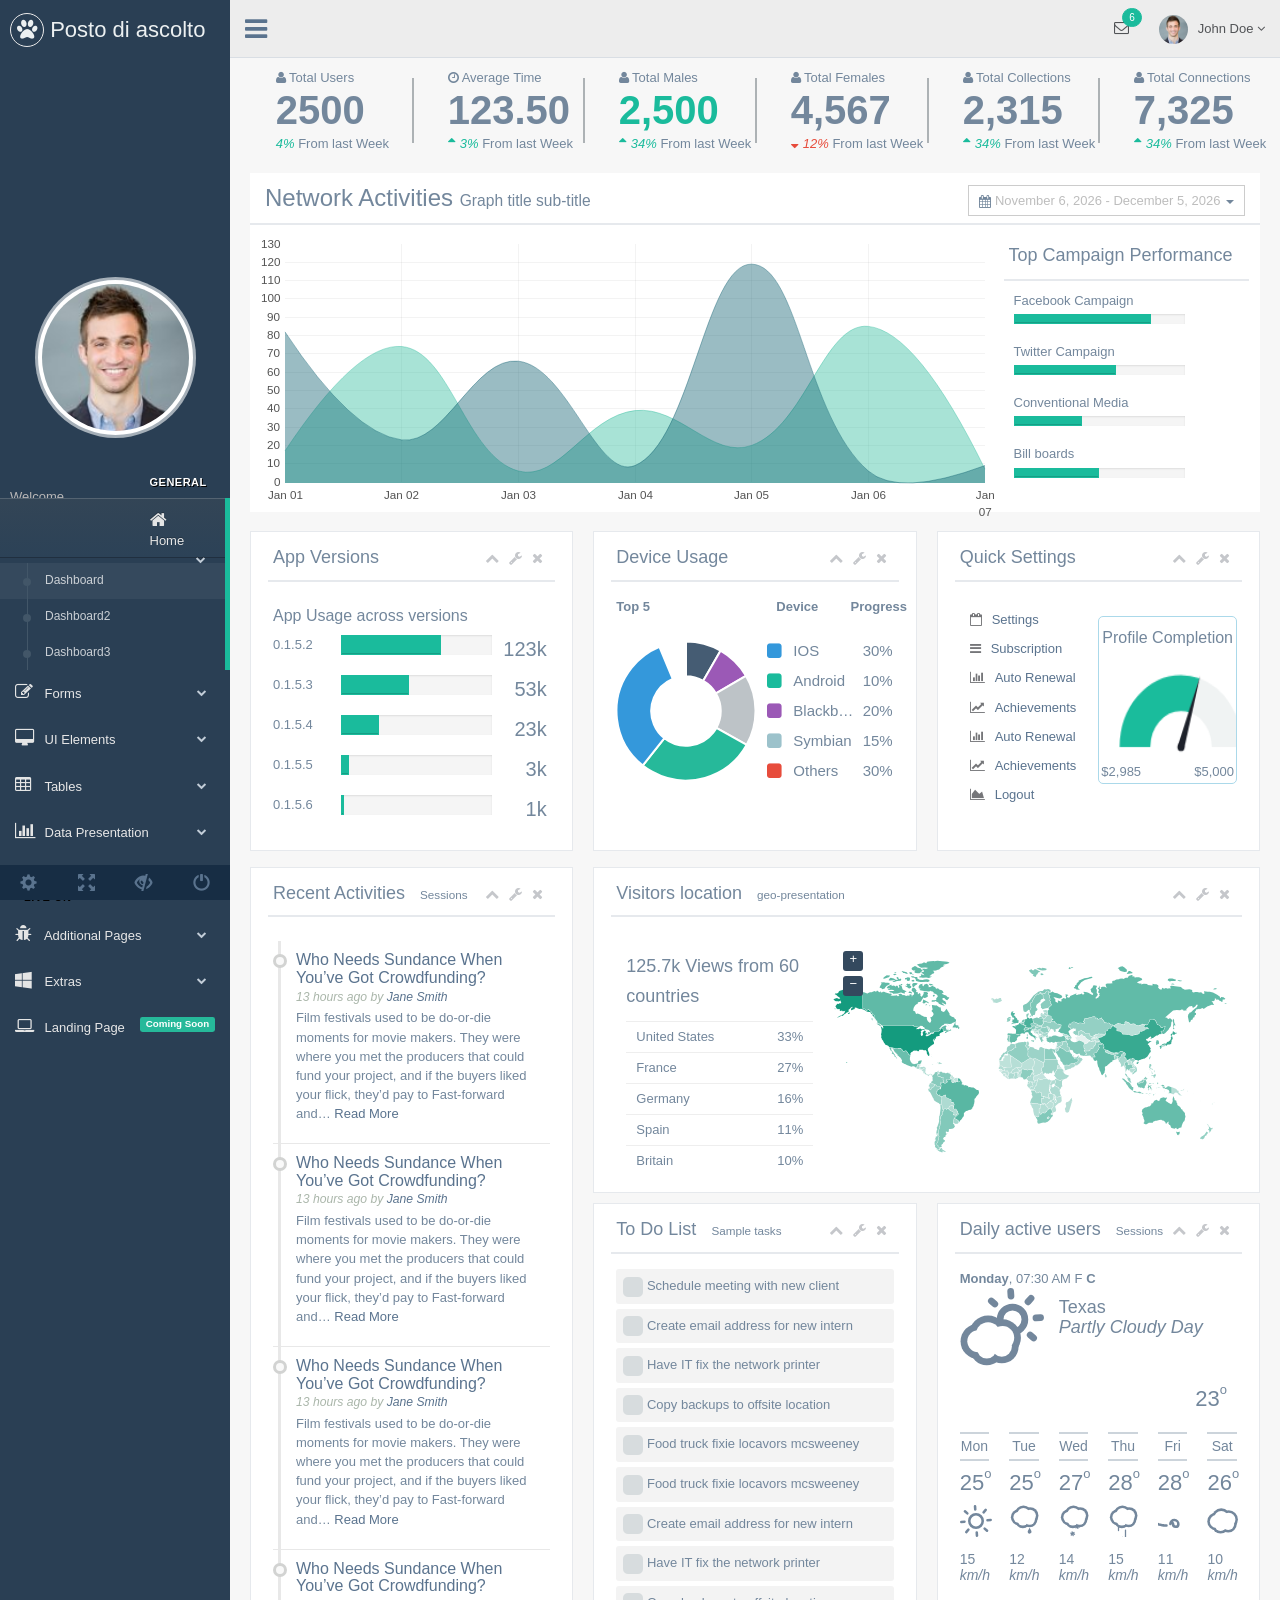
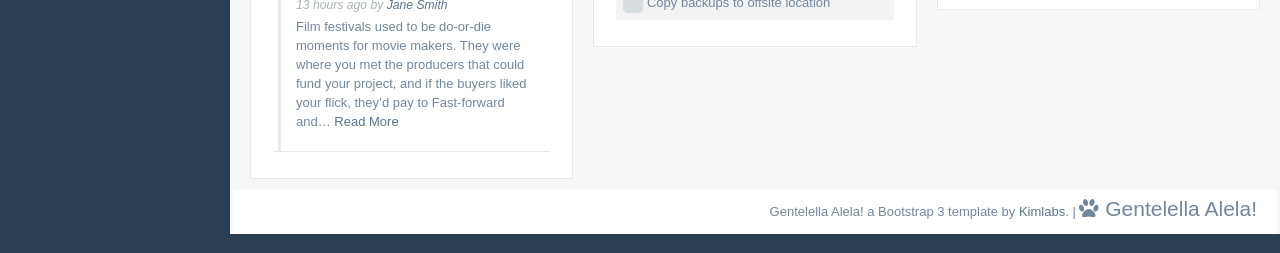
<file: index.html>
<!DOCTYPE html>
<html lang="en">

<head>
    <meta http-equiv="Content-Type" content="text/html; charset=UTF-8">
    <!-- Meta, title, CSS, favicons, etc. -->
    <meta charset="utf-8">
    <meta http-equiv="X-UA-Compatible" content="IE=edge">
    <meta name="viewport" content="width=device-width, initial-scale=1">

    <title>Gentallela Alela! | </title>

    <!-- Bootstrap core CSS -->

    <link href="css/bootstrap.min.css" rel="stylesheet">

    <link href="fonts/css/font-awesome.min.css" rel="stylesheet">
    <link href="css/animate.min.css" rel="stylesheet">

    <!-- Custom styling plus plugins -->
    <link href="css/custom.css" rel="stylesheet">
    <link rel="stylesheet" type="text/css" href="css/maps/jquery-jvectormap-2.0.1.css" />
    <link href="css/icheck/flat/green.css" rel="stylesheet" />
    <link href="css/floatexamples.css" rel="stylesheet" type="text/css" />

    <script src="js/jquery.min.js"></script>
    <script src="js/nprogress.js"></script>
    <script>
        NProgress.start();
    </script>
    
    <!--[if lt IE 9]>
        <script src="../assets/js/ie8-responsive-file-warning.js"></script>
        <![endif]-->

    <!-- HTML5 shim and Respond.js for IE8 support of HTML5 elements and media queries -->
    <!--[if lt IE 9]>
          <script src="https://oss.maxcdn.com/html5shiv/3.7.2/html5shiv.min.js"></script>
          <script src="https://oss.maxcdn.com/respond/1.4.2/respond.min.js"></script>
        <![endif]-->

</head>


<body class="nav-md">

    <div class="container body">


        <div class="main_container">

            <div class="col-md-3 left_col">
                <div class="left_col scroll-view">

                    <div class="navbar nav_title" style="border: 0;">
                        <a href="index.html" class="site_title"><i class="fa fa-paw"></i> <span>Posto di ascolto</span></a>
                    </div>
                    <div class="clearfix"></div>

                    <!-- menu prile quick info -->
                    <div class="profile">
                        <div class="profile_pic">
                            <img src="images/img.jpg" alt="..." class="img-circle profile_img">
                        </div>
                        <div class="profile_info">
                            <span>Welcome,</span>
                            <h2>Iperman</h2>
                        </div>
                    </div>
                    <!-- /menu prile quick info -->

                    <br />

                    <!-- sidebar menu -->
                    <div id="sidebar-menu" class="main_menu_side hidden-print main_menu">

                        <div class="menu_section">
                            <h3>General</h3>
                            <ul class="nav side-menu">
                                <li><a><i class="fa fa-home"></i> Home <span class="fa fa-chevron-down"></span></a>
                                    <ul class="nav child_menu" style="display: none">
                                        <li><a href="index.html">Dashboard</a>
                                        </li>
                                        <li><a href="index2.html">Dashboard2</a>
                                        </li>
                                        <li><a href="index3.html">Dashboard3</a>
                                        </li>
                                    </ul>
                                </li>
                                <li><a><i class="fa fa-edit"></i> Forms <span class="fa fa-chevron-down"></span></a>
                                    <ul class="nav child_menu" style="display: none">
                                        <li><a href="form.html">General Form</a>
                                        </li>
                                        <li><a href="form_advanced.html">Advanced Components</a>
                                        </li>
                                        <li><a href="form_validation.html">Form Validation</a>
                                        </li>
                                        <li><a href="form_wizards.html">Form Wizard</a>
                                        </li>
                                        <li><a href="form_upload.html">Form Upload</a>
                                        </li>
                                        <li><a href="form_buttons.html">Form Buttons</a>
                                        </li>
                                    </ul>
                                </li>
                                <li><a><i class="fa fa-desktop"></i> UI Elements <span class="fa fa-chevron-down"></span></a>
                                    <ul class="nav child_menu" style="display: none">
                                        <li><a href="general_elements.html">General Elements</a>
                                        </li>
                                        <li><a href="media_gallery.html">Media Gallery</a>
                                        </li>
                                        <li><a href="typography.html">Typography</a>
                                        </li>
                                        <li><a href="icons.html">Icons</a>
                                        </li>
                                        <li><a href="glyphicons.html">Glyphicons</a>
                                        </li>
                                        <li><a href="widgets.html">Widgets</a>
                                        </li>
                                        <li><a href="invoice.html">Invoice</a>
                                        </li>
                                        <li><a href="inbox.html">Inbox</a>
                                        </li>
                                        <li><a href="calender.html">Calender</a>
                                        </li>
                                    </ul>
                                </li>
                                <li><a><i class="fa fa-table"></i> Tables <span class="fa fa-chevron-down"></span></a>
                                    <ul class="nav child_menu" style="display: none">
                                        <li><a href="tables.html">Tables</a>
                                        </li>
                                        <li><a href="tables_dynamic.html">Table Dynamic</a>
                                        </li>
                                    </ul>
                                </li>
                                <li><a><i class="fa fa-bar-chart-o"></i> Data Presentation <span class="fa fa-chevron-down"></span></a>
                                    <ul class="nav child_menu" style="display: none">
                                        <li><a href="chartjs.html">Chart JS</a>
                                        </li>
                                        <li><a href="chartjs2.html">Chart JS2</a>
                                        </li>
                                        <li><a href="morisjs.html">Moris JS</a>
                                        </li>
                                        <li><a href="echarts.html">ECharts </a>
                                        </li>
                                        <li><a href="other_charts.html">Other Charts </a>
                                        </li>
                                    </ul>
                                </li>
                            </ul>
                        </div>
                        <div class="menu_section">
                            <h3>Live On</h3>
                            <ul class="nav side-menu">
                                <li><a><i class="fa fa-bug"></i> Additional Pages <span class="fa fa-chevron-down"></span></a>
                                    <ul class="nav child_menu" style="display: none">
                                        <li><a href="e_commerce.html">E-commerce</a>
                                        </li>
                                        <li><a href="projects.html">Projects</a>
                                        </li>
                                        <li><a href="project_detail.html">Project Detail</a>
                                        </li>
                                        <li><a href="contacts.html">Contacts</a>
                                        </li>
                                        <li><a href="profile.html">Profile</a>
                                        </li>
                                    </ul>
                                </li>
                                <li><a><i class="fa fa-windows"></i> Extras <span class="fa fa-chevron-down"></span></a>
                                    <ul class="nav child_menu" style="display: none">
                                        <li><a href="page_404.html">404 Error</a>
                                        </li>
                                        <li><a href="page_500.html">500 Error</a>
                                        </li>
                                        <li><a href="plain_page.html">Plain Page</a>
                                        </li>
                                        <li><a href="login.html">Login Page</a>
                                        </li>
                                        <li><a href="pricing_tables.html">Pricing Tables</a>
                                        </li>

                                    </ul>
                                </li>
                                <li><a><i class="fa fa-laptop"></i> Landing Page <span class="label label-success pull-right">Coming Soon</span></a>
                                </li>
                            </ul>
                        </div>

                    </div>
                    <!-- /sidebar menu -->

                    <!-- /menu footer buttons -->
                    <div class="sidebar-footer hidden-small">
                        <a data-toggle="tooltip" data-placement="top" title="Settings">
                            <span class="glyphicon glyphicon-cog" aria-hidden="true"></span>
                        </a>
                        <a data-toggle="tooltip" data-placement="top" title="FullScreen">
                            <span class="glyphicon glyphicon-fullscreen" aria-hidden="true"></span>
                        </a>
                        <a data-toggle="tooltip" data-placement="top" title="Lock">
                            <span class="glyphicon glyphicon-eye-close" aria-hidden="true"></span>
                        </a>
                        <a data-toggle="tooltip" data-placement="top" title="Logout">
                            <span class="glyphicon glyphicon-off" aria-hidden="true"></span>
                        </a>
                    </div>
                    <!-- /menu footer buttons -->
                </div>
            </div>

            <!-- top navigation -->
            <div class="top_nav">

                <div class="nav_menu">
                    <nav class="" role="navigation">
                        <div class="nav toggle">
                            <a id="menu_toggle"><i class="fa fa-bars"></i></a>
                        </div>

                        <ul class="nav navbar-nav navbar-right">
                            <li class="">
                                <a href="javascript:;" class="user-profile dropdown-toggle" data-toggle="dropdown" aria-expanded="false">
                                    <img src="images/img.jpg" alt="">John Doe
                                    <span class=" fa fa-angle-down"></span>
                                </a>
                                <ul class="dropdown-menu dropdown-usermenu animated fadeInDown pull-right">
                                    <li><a href="javascript:;">  Profile</a>
                                    </li>
                                    <li>
                                        <a href="javascript:;">
                                            <span class="badge bg-red pull-right">50%</span>
                                            <span>Settings</span>
                                        </a>
                                    </li>
                                    <li>
                                        <a href="javascript:;">Help</a>
                                    </li>
                                    <li><a href="login.html"><i class="fa fa-sign-out pull-right"></i> Log Out</a>
                                    </li>
                                </ul>
                            </li>

                            <li role="presentation" class="dropdown">
                                <a href="javascript:;" class="dropdown-toggle info-number" data-toggle="dropdown" aria-expanded="false">
                                    <i class="fa fa-envelope-o"></i>
                                    <span class="badge bg-green">6</span>
                                </a>
                                <ul id="menu1" class="dropdown-menu list-unstyled msg_list animated fadeInDown" role="menu">
                                    <li>
                                        <a>
                                            <span class="image">
                                        <img src="images/img.jpg" alt="Profile Image" />
                                    </span>
                                            <span>
                                        <span>John Smith</span>
                                            <span class="time">3 mins ago</span>
                                            </span>
                                            <span class="message">
                                        Film festivals used to be do-or-die moments for movie makers. They were where... 
                                    </span>
                                        </a>
                                    </li>
                                    <li>
                                        <a>
                                            <span class="image">
                                        <img src="images/img.jpg" alt="Profile Image" />
                                    </span>
                                            <span>
                                        <span>John Smith</span>
                                            <span class="time">3 mins ago</span>
                                            </span>
                                            <span class="message">
                                        Film festivals used to be do-or-die moments for movie makers. They were where... 
                                    </span>
                                        </a>
                                    </li>
                                    <li>
                                        <a>
                                            <span class="image">
                                        <img src="images/img.jpg" alt="Profile Image" />
                                    </span>
                                            <span>
                                        <span>John Smith</span>
                                            <span class="time">3 mins ago</span>
                                            </span>
                                            <span class="message">
                                        Film festivals used to be do-or-die moments for movie makers. They were where... 
                                    </span>
                                        </a>
                                    </li>
                                    <li>
                                        <a>
                                            <span class="image">
                                        <img src="images/img.jpg" alt="Profile Image" />
                                    </span>
                                            <span>
                                        <span>John Smith</span>
                                            <span class="time">3 mins ago</span>
                                            </span>
                                            <span class="message">
                                        Film festivals used to be do-or-die moments for movie makers. They were where... 
                                    </span>
                                        </a>
                                    </li>
                                    <li>
                                        <div class="text-center">
                                            <a>
                                                <strong><a href="inbox.html">See All Alerts</strong>
                                                <i class="fa fa-angle-right"></i>
                                            </a>
                                        </div>
                                    </li>
                                </ul>
                            </li>

                        </ul>
                    </nav>
                </div>

            </div>
            <!-- /top navigation -->


            <!-- page content -->
            <div class="right_col" role="main">

                <!-- top tiles -->
                <div class="row tile_count">
                    <div class="animated flipInY col-md-2 col-sm-4 col-xs-4 tile_stats_count">
                        <div class="left"></div>
                        <div class="right">
                            <span class="count_top"><i class="fa fa-user"></i> Total Users</span>
                            <div class="count">2500</div>
                            <span class="count_bottom"><i class="green">4% </i> From last Week</span>
                        </div>
                    </div>
                    <div class="animated flipInY col-md-2 col-sm-4 col-xs-4 tile_stats_count">
                        <div class="left"></div>
                        <div class="right">
                            <span class="count_top"><i class="fa fa-clock-o"></i> Average Time</span>
                            <div class="count">123.50</div>
                            <span class="count_bottom"><i class="green"><i class="fa fa-sort-asc"></i>3% </i> From last Week</span>
                        </div>
                    </div>
                    <div class="animated flipInY col-md-2 col-sm-4 col-xs-4 tile_stats_count">
                        <div class="left"></div>
                        <div class="right">
                            <span class="count_top"><i class="fa fa-user"></i> Total Males</span>
                            <div class="count green">2,500</div>
                            <span class="count_bottom"><i class="green"><i class="fa fa-sort-asc"></i>34% </i> From last Week</span>
                        </div>
                    </div>
                    <div class="animated flipInY col-md-2 col-sm-4 col-xs-4 tile_stats_count">
                        <div class="left"></div>
                        <div class="right">
                            <span class="count_top"><i class="fa fa-user"></i> Total Females</span>
                            <div class="count">4,567</div>
                            <span class="count_bottom"><i class="red"><i class="fa fa-sort-desc"></i>12% </i> From last Week</span>
                        </div>
                    </div>
                    <div class="animated flipInY col-md-2 col-sm-4 col-xs-4 tile_stats_count">
                        <div class="left"></div>
                        <div class="right">
                            <span class="count_top"><i class="fa fa-user"></i> Total Collections</span>
                            <div class="count">2,315</div>
                            <span class="count_bottom"><i class="green"><i class="fa fa-sort-asc"></i>34% </i> From last Week</span>
                        </div>
                    </div>
                    <div class="animated flipInY col-md-2 col-sm-4 col-xs-4 tile_stats_count">
                        <div class="left"></div>
                        <div class="right">
                            <span class="count_top"><i class="fa fa-user"></i> Total Connections</span>
                            <div class="count">7,325</div>
                            <span class="count_bottom"><i class="green"><i class="fa fa-sort-asc"></i>34% </i> From last Week</span>
                        </div>
                    </div>

                </div>
                <!-- /top tiles -->

                <div class="row">
                    <div class="col-md-12 col-sm-12 col-xs-12">
                        <div class="dashboard_graph">

                            <div class="row x_title">
                                <div class="col-md-6">
                                    <h3>Network Activities <small>Graph title sub-title</small></h3>
                                </div>
                                <div class="col-md-6">
                                    <div id="reportrange" class="pull-right" style="background: #fff; cursor: pointer; padding: 5px 10px; border: 1px solid #ccc">
                                        <i class="glyphicon glyphicon-calendar fa fa-calendar"></i>
                                        <span>December 30, 2014 - January 28, 2015</span> <b class="caret"></b>
                                    </div>
                                </div>
                            </div>

                            <div class="col-md-9 col-sm-9 col-xs-12">
                                <div id="placeholder33" style="height: 260px; display: none" class="demo-placeholder"></div>
                                <div style="width: 100%;">
                                    <div id="canvas_dahs" class="demo-placeholder" style="width: 100%; height:270px;"></div>
                                </div>
                            </div>
                            <div class="col-md-3 col-sm-3 col-xs-12 bg-white">
                                <div class="x_title">
                                    <h2>Top Campaign Performance</h2>
                                    <div class="clearfix"></div>
                                </div>

                                <div class="col-md-12 col-sm-12 col-xs-6">
                                    <div>
                                        <p>Facebook Campaign</p>
                                        <div class="">
                                            <div class="progress progress_sm" style="width: 76%;">
                                                <div class="progress-bar bg-green" role="progressbar" data-transitiongoal="80"></div>
                                            </div>
                                        </div>
                                    </div>
                                    <div>
                                        <p>Twitter Campaign</p>
                                        <div class="">
                                            <div class="progress progress_sm" style="width: 76%;">
                                                <div class="progress-bar bg-green" role="progressbar" data-transitiongoal="60"></div>
                                            </div>
                                        </div>
                                    </div>
                                </div>
                                <div class="col-md-12 col-sm-12 col-xs-6">
                                    <div>
                                        <p>Conventional Media</p>
                                        <div class="">
                                            <div class="progress progress_sm" style="width: 76%;">
                                                <div class="progress-bar bg-green" role="progressbar" data-transitiongoal="40"></div>
                                            </div>
                                        </div>
                                    </div>
                                    <div>
                                        <p>Bill boards</p>
                                        <div class="">
                                            <div class="progress progress_sm" style="width: 76%;">
                                                <div class="progress-bar bg-green" role="progressbar" data-transitiongoal="50"></div>
                                            </div>
                                        </div>
                                    </div>
                                </div>

                            </div>

                            <div class="clearfix"></div>
                        </div>
                    </div>

                </div>
                <br />

                <div class="row">


                    <div class="col-md-4 col-sm-4 col-xs-12">
                        <div class="x_panel tile fixed_height_320">
                            <div class="x_title">
                                <h2>App Versions</h2>
                                <ul class="nav navbar-right panel_toolbox">
                                    <li><a class="collapse-link"><i class="fa fa-chevron-up"></i></a>
                                    </li>
                                    <li class="dropdown">
                                        <a href="#" class="dropdown-toggle" data-toggle="dropdown" role="button" aria-expanded="false"><i class="fa fa-wrench"></i></a>
                                        <ul class="dropdown-menu" role="menu">
                                            <li><a href="#">Settings 1</a>
                                            </li>
                                            <li><a href="#">Settings 2</a>
                                            </li>
                                        </ul>
                                    </li>
                                    <li><a class="close-link"><i class="fa fa-close"></i></a>
                                    </li>
                                </ul>
                                <div class="clearfix"></div>
                            </div>
                            <div class="x_content">
                                <h4>App Usage across versions</h4>
                                <div class="widget_summary">
                                    <div class="w_left w_25">
                                        <span>0.1.5.2</span>
                                    </div>
                                    <div class="w_center w_55">
                                        <div class="progress">
                                            <div class="progress-bar bg-green" role="progressbar" aria-valuenow="60" aria-valuemin="0" aria-valuemax="100" style="width: 66%;">
                                                <span class="sr-only">60% Complete</span>
                                            </div>
                                        </div>
                                    </div>
                                    <div class="w_right w_20">
                                        <span>123k</span>
                                    </div>
                                    <div class="clearfix"></div>
                                </div>

                                <div class="widget_summary">
                                    <div class="w_left w_25">
                                        <span>0.1.5.3</span>
                                    </div>
                                    <div class="w_center w_55">
                                        <div class="progress">
                                            <div class="progress-bar bg-green" role="progressbar" aria-valuenow="60" aria-valuemin="0" aria-valuemax="100" style="width: 45%;">
                                                <span class="sr-only">60% Complete</span>
                                            </div>
                                        </div>
                                    </div>
                                    <div class="w_right w_20">
                                        <span>53k</span>
                                    </div>
                                    <div class="clearfix"></div>
                                </div>
                                <div class="widget_summary">
                                    <div class="w_left w_25">
                                        <span>0.1.5.4</span>
                                    </div>
                                    <div class="w_center w_55">
                                        <div class="progress">
                                            <div class="progress-bar bg-green" role="progressbar" aria-valuenow="60" aria-valuemin="0" aria-valuemax="100" style="width: 25%;">
                                                <span class="sr-only">60% Complete</span>
                                            </div>
                                        </div>
                                    </div>
                                    <div class="w_right w_20">
                                        <span>23k</span>
                                    </div>
                                    <div class="clearfix"></div>
                                </div>
                                <div class="widget_summary">
                                    <div class="w_left w_25">
                                        <span>0.1.5.5</span>
                                    </div>
                                    <div class="w_center w_55">
                                        <div class="progress">
                                            <div class="progress-bar bg-green" role="progressbar" aria-valuenow="60" aria-valuemin="0" aria-valuemax="100" style="width: 5%;">
                                                <span class="sr-only">60% Complete</span>
                                            </div>
                                        </div>
                                    </div>
                                    <div class="w_right w_20">
                                        <span>3k</span>
                                    </div>
                                    <div class="clearfix"></div>
                                </div>
                                <div class="widget_summary">
                                    <div class="w_left w_25">
                                        <span>0.1.5.6</span>
                                    </div>
                                    <div class="w_center w_55">
                                        <div class="progress">
                                            <div class="progress-bar bg-green" role="progressbar" aria-valuenow="60" aria-valuemin="0" aria-valuemax="100" style="width: 2%;">
                                                <span class="sr-only">60% Complete</span>
                                            </div>
                                        </div>
                                    </div>
                                    <div class="w_right w_20">
                                        <span>1k</span>
                                    </div>
                                    <div class="clearfix"></div>
                                </div>

                            </div>
                        </div>
                    </div>

                    <div class="col-md-4 col-sm-4 col-xs-12">
                        <div class="x_panel tile fixed_height_320 overflow_hidden">
                            <div class="x_title">
                                <h2>Device Usage</h2>
                                <ul class="nav navbar-right panel_toolbox">
                                    <li><a class="collapse-link"><i class="fa fa-chevron-up"></i></a>
                                    </li>
                                    <li class="dropdown">
                                        <a href="#" class="dropdown-toggle" data-toggle="dropdown" role="button" aria-expanded="false"><i class="fa fa-wrench"></i></a>
                                        <ul class="dropdown-menu" role="menu">
                                            <li><a href="#">Settings 1</a>
                                            </li>
                                            <li><a href="#">Settings 2</a>
                                            </li>
                                        </ul>
                                    </li>
                                    <li><a class="close-link"><i class="fa fa-close"></i></a>
                                    </li>
                                </ul>
                                <div class="clearfix"></div>
                            </div>
                            <div class="x_content">

                                <table class="" style="width:100%">
                                    <tr>
                                        <th style="width:37%;">
                                            <p>Top 5</p>
                                        </th>
                                        <th>
                                            <div class="col-lg-7 col-md-7 col-sm-7 col-xs-7">
                                                <p class="">Device</p>
                                            </div>
                                            <div class="col-lg-5 col-md-5 col-sm-5 col-xs-5">
                                                <p class="">Progress</p>
                                            </div>
                                        </th>
                                    </tr>
                                    <tr>
                                        <td>
                                            <canvas id="canvas1" height="140" width="140" style="margin: 15px 10px 10px 0"></canvas>
                                        </td>
                                        <td>
                                            <table class="tile_info">
                                                <tr>
                                                    <td>
                                                        <p><i class="fa fa-square blue"></i>IOS </p>
                                                    </td>
                                                    <td>30%</td>
                                                </tr>
                                                <tr>
                                                    <td>
                                                        <p><i class="fa fa-square green"></i>Android </p>
                                                    </td>
                                                    <td>10%</td>
                                                </tr>
                                                <tr>
                                                    <td>
                                                        <p><i class="fa fa-square purple"></i>Blackberry </p>
                                                    </td>
                                                    <td>20%</td>
                                                </tr>
                                                <tr>
                                                    <td>
                                                        <p><i class="fa fa-square aero"></i>Symbian </p>
                                                    </td>
                                                    <td>15%</td>
                                                </tr>
                                                <tr>
                                                    <td>
                                                        <p><i class="fa fa-square red"></i>Others </p>
                                                    </td>
                                                    <td>30%</td>
                                                </tr>
                                            </table>
                                        </td>
                                    </tr>
                                </table>
                            </div>
                        </div>
                    </div>


                    <div class="col-md-4 col-sm-4 col-xs-12">
                        <div class="x_panel tile fixed_height_320">
                            <div class="x_title">
                                <h2>Quick Settings</h2>
                                <ul class="nav navbar-right panel_toolbox">
                                    <li><a class="collapse-link"><i class="fa fa-chevron-up"></i></a>
                                    </li>
                                    <li class="dropdown">
                                        <a href="#" class="dropdown-toggle" data-toggle="dropdown" role="button" aria-expanded="false"><i class="fa fa-wrench"></i></a>
                                        <ul class="dropdown-menu" role="menu">
                                            <li><a href="#">Settings 1</a>
                                            </li>
                                            <li><a href="#">Settings 2</a>
                                            </li>
                                        </ul>
                                    </li>
                                    <li><a class="close-link"><i class="fa fa-close"></i></a>
                                    </li>
                                </ul>
                                <div class="clearfix"></div>
                            </div>
                            <div class="x_content">
                                <div class="dashboard-widget-content">
                                    <ul class="quick-list">
                                        <li><i class="fa fa-calendar-o"></i><a href="#">Settings</a>
                                        </li>
                                        <li><i class="fa fa-bars"></i><a href="#">Subscription</a>
                                        </li>
                                        <li><i class="fa fa-bar-chart"></i><a href="#">Auto Renewal</a> </li>
                                        <li><i class="fa fa-line-chart"></i><a href="#">Achievements</a>
                                        </li>
                                        <li><i class="fa fa-bar-chart"></i><a href="#">Auto Renewal</a> </li>
                                        <li><i class="fa fa-line-chart"></i><a href="#">Achievements</a>
                                        </li>
                                        <li><i class="fa fa-area-chart"></i><a href="#">Logout</a>
                                        </li>
                                    </ul>

                                    <div class="sidebar-widget">
                                        <h4>Profile Completion</h4>
                                        <canvas width="150" height="80" id="foo" class="" style="width: 160px; height: 100px;"></canvas>
                                        <div class="goal-wrapper">
                                            <span class="gauge-value pull-left">$</span>
                                            <span id="gauge-text" class="gauge-value pull-left">3,200</span>
                                            <span id="goal-text" class="goal-value pull-right">$5,000</span>
                                        </div>
                                    </div>
                                </div>
                            </div>
                        </div>
                    </div>

                </div>


                <div class="row">
                    <div class="col-md-4 col-sm-4 col-xs-12">
                        <div class="x_panel">
                            <div class="x_title">
                                <h2>Recent Activities <small>Sessions</small></h2>
                                <ul class="nav navbar-right panel_toolbox">
                                    <li><a class="collapse-link"><i class="fa fa-chevron-up"></i></a>
                                    </li>
                                    <li class="dropdown">
                                        <a href="#" class="dropdown-toggle" data-toggle="dropdown" role="button" aria-expanded="false"><i class="fa fa-wrench"></i></a>
                                        <ul class="dropdown-menu" role="menu">
                                            <li><a href="#">Settings 1</a>
                                            </li>
                                            <li><a href="#">Settings 2</a>
                                            </li>
                                        </ul>
                                    </li>
                                    <li><a class="close-link"><i class="fa fa-close"></i></a>
                                    </li>
                                </ul>
                                <div class="clearfix"></div>
                            </div>
                            <div class="x_content">
                                <div class="dashboard-widget-content">

                                    <ul class="list-unstyled timeline widget">
                                        <li>
                                            <div class="block">
                                                <div class="block_content">
                                                    <h2 class="title">
                                            <a>Who Needs Sundance When You’ve Got&nbsp;Crowdfunding?</a>
                                        </h2>
                                                    <div class="byline">
                                                        <span>13 hours ago</span> by <a>Jane Smith</a>
                                                    </div>
                                                    <p class="excerpt">Film festivals used to be do-or-die moments for movie makers. They were where you met the producers that could fund your project, and if the buyers liked your flick, they’d pay to Fast-forward and… <a>Read&nbsp;More</a>
                                                    </p>
                                                </div>
                                            </div>
                                        </li>
                                        <li>
                                            <div class="block">
                                                <div class="block_content">
                                                    <h2 class="title">
                                            <a>Who Needs Sundance When You’ve Got&nbsp;Crowdfunding?</a>
                                        </h2>
                                                    <div class="byline">
                                                        <span>13 hours ago</span> by <a>Jane Smith</a>
                                                    </div>
                                                    <p class="excerpt">Film festivals used to be do-or-die moments for movie makers. They were where you met the producers that could fund your project, and if the buyers liked your flick, they’d pay to Fast-forward and… <a>Read&nbsp;More</a>
                                                    </p>
                                                </div>
                                            </div>
                                        </li>
                                        <li>
                                            <div class="block">
                                                <div class="block_content">
                                                    <h2 class="title">
                                            <a>Who Needs Sundance When You’ve Got&nbsp;Crowdfunding?</a>
                                        </h2>
                                                    <div class="byline">
                                                        <span>13 hours ago</span> by <a>Jane Smith</a>
                                                    </div>
                                                    <p class="excerpt">Film festivals used to be do-or-die moments for movie makers. They were where you met the producers that could fund your project, and if the buyers liked your flick, they’d pay to Fast-forward and… <a>Read&nbsp;More</a>
                                                    </p>
                                                </div>
                                            </div>
                                        </li>
                                        <li>
                                            <div class="block">
                                                <div class="block_content">
                                                    <h2 class="title">
                                            <a>Who Needs Sundance When You’ve Got&nbsp;Crowdfunding?</a>
                                        </h2>
                                                    <div class="byline">
                                                        <span>13 hours ago</span> by <a>Jane Smith</a>
                                                    </div>
                                                    <p class="excerpt">Film festivals used to be do-or-die moments for movie makers. They were where you met the producers that could fund your project, and if the buyers liked your flick, they’d pay to Fast-forward and… <a>Read&nbsp;More</a>
                                                    </p>
                                                </div>
                                            </div>
                                        </li>
                                    </ul>
                                </div>
                            </div>
                        </div>
                    </div>


                    <div class="col-md-8 col-sm-8 col-xs-12">



                        <div class="row">

                            <div class="col-md-12 col-sm-12 col-xs-12">
                                <div class="x_panel">
                                    <div class="x_title">
                                        <h2>Visitors location <small>geo-presentation</small></h2>
                                        <ul class="nav navbar-right panel_toolbox">
                                            <li><a class="collapse-link"><i class="fa fa-chevron-up"></i></a>
                                            </li>
                                            <li class="dropdown">
                                                <a href="#" class="dropdown-toggle" data-toggle="dropdown" role="button" aria-expanded="false"><i class="fa fa-wrench"></i></a>
                                                <ul class="dropdown-menu" role="menu">
                                                    <li><a href="#">Settings 1</a>
                                                    </li>
                                                    <li><a href="#">Settings 2</a>
                                                    </li>
                                                </ul>
                                            </li>
                                            <li><a class="close-link"><i class="fa fa-close"></i></a>
                                            </li>
                                        </ul>
                                        <div class="clearfix"></div>
                                    </div>
                                    <div class="x_content">
                                        <div class="dashboard-widget-content">
                                            <div class="col-md-4 hidden-small">
                                                <h2 class="line_30">125.7k Views from 60 countries</h2>

                                                <table class="countries_list">
                                                    <tbody>
                                                        <tr>
                                                            <td>United States</td>
                                                            <td class="fs15 fw700 text-right">33%</td>
                                                        </tr>
                                                        <tr>
                                                            <td>France</td>
                                                            <td class="fs15 fw700 text-right">27%</td>
                                                        </tr>
                                                        <tr>
                                                            <td>Germany</td>
                                                            <td class="fs15 fw700 text-right">16%</td>
                                                        </tr>
                                                        <tr>
                                                            <td>Spain</td>
                                                            <td class="fs15 fw700 text-right">11%</td>
                                                        </tr>
                                                        <tr>
                                                            <td>Britain</td>
                                                            <td class="fs15 fw700 text-right">10%</td>
                                                        </tr>
                                                    </tbody>
                                                </table>
                                            </div>
                                            <div id="world-map-gdp" class="col-md-8 col-sm-12 col-xs-12" style="height:230px;"></div>
                                        </div>
                                    </div>
                                </div>
                            </div>

                        </div>
                        <div class="row">


                            <!-- Start to do list -->
                            <div class="col-md-6 col-sm-6 col-xs-12">
                                <div class="x_panel">
                                    <div class="x_title">
                                        <h2>To Do List <small>Sample tasks</small></h2>
                                        <ul class="nav navbar-right panel_toolbox">
                                            <li><a class="collapse-link"><i class="fa fa-chevron-up"></i></a>
                                            </li>
                                            <li class="dropdown">
                                                <a href="#" class="dropdown-toggle" data-toggle="dropdown" role="button" aria-expanded="false"><i class="fa fa-wrench"></i></a>
                                                <ul class="dropdown-menu" role="menu">
                                                    <li><a href="#">Settings 1</a>
                                                    </li>
                                                    <li><a href="#">Settings 2</a>
                                                    </li>
                                                </ul>
                                            </li>
                                            <li><a class="close-link"><i class="fa fa-close"></i></a>
                                            </li>
                                        </ul>
                                        <div class="clearfix"></div>
                                    </div>
                                    <div class="x_content">

                                        <div class="">
                                            <ul class="to_do">
                                                <li>
                                                    <p>
                                                        <input type="checkbox" class="flat"> Schedule meeting with new client </p>
                                                </li>
                                                <li>
                                                    <p>
                                                        <input type="checkbox" class="flat"> Create email address for new intern</p>
                                                </li>
                                                <li>
                                                    <p>
                                                        <input type="checkbox" class="flat"> Have IT fix the network printer</p>
                                                </li>
                                                <li>
                                                    <p>
                                                        <input type="checkbox" class="flat"> Copy backups to offsite location</p>
                                                </li>
                                                <li>
                                                    <p>
                                                        <input type="checkbox" class="flat"> Food truck fixie locavors mcsweeney</p>
                                                </li>
                                                <li>
                                                    <p>
                                                        <input type="checkbox" class="flat"> Food truck fixie locavors mcsweeney</p>
                                                </li>
                                                <li>
                                                    <p>
                                                        <input type="checkbox" class="flat"> Create email address for new intern</p>
                                                </li>
                                                <li>
                                                    <p>
                                                        <input type="checkbox" class="flat"> Have IT fix the network printer</p>
                                                </li>
                                                <li>
                                                    <p>
                                                        <input type="checkbox" class="flat"> Copy backups to offsite location</p>
                                                </li>
                                            </ul>
                                        </div>
                                    </div>
                                </div>
                            </div>
                            <!-- End to do list -->


                            <!-- start of weather widget -->
                            <div class="col-md-6 col-sm-6 col-xs-12">
                                <div class="x_panel">
                                    <div class="x_title">
                                        <h2>Daily active users <small>Sessions</small></h2>
                                        <ul class="nav navbar-right panel_toolbox">
                                            <li><a class="collapse-link"><i class="fa fa-chevron-up"></i></a>
                                            </li>
                                            <li class="dropdown">
                                                <a href="#" class="dropdown-toggle" data-toggle="dropdown" role="button" aria-expanded="false"><i class="fa fa-wrench"></i></a>
                                                <ul class="dropdown-menu" role="menu">
                                                    <li><a href="#">Settings 1</a>
                                                    </li>
                                                    <li><a href="#">Settings 2</a>
                                                    </li>
                                                </ul>
                                            </li>
                                            <li><a class="close-link"><i class="fa fa-close"></i></a>
                                            </li>
                                        </ul>
                                        <div class="clearfix"></div>
                                    </div>
                                    <div class="x_content">
                                        <div class="row">
                                            <div class="col-sm-12">
                                                <div class="temperature"><b>Monday</b>, 07:30 AM
                                                    <span>F</span>
                                                    <span><b>C</b>
                                        </span>
                                                </div>
                                            </div>
                                        </div>
                                        <div class="row">
                                            <div class="col-sm-4">
                                                <div class="weather-icon">
                                                    <span>
                                            <canvas height="84" width="84" id="partly-cloudy-day"></canvas>
                                        </span>

                                                </div>
                                            </div>
                                            <div class="col-sm-8">
                                                <div class="weather-text">
                                                    <h2>Texas
                                            <br><i>Partly Cloudy Day</i>
                                        </h2>
                                                </div>
                                            </div>
                                        </div>
                                        <div class="col-sm-12">
                                            <div class="weather-text pull-right">
                                                <h3 class="degrees">23</h3>
                                            </div>
                                        </div>
                                        <div class="clearfix"></div>


                                        <div class="row weather-days">
                                            <div class="col-sm-2">
                                                <div class="daily-weather">
                                                    <h2 class="day">Mon</h2>
                                                    <h3 class="degrees">25</h3>
                                                    <span>
                                                <canvas id="clear-day" width="32" height="32">
                                                </canvas>

                                        </span>
                                                    <h5>15
                                            <i>km/h</i>
                                        </h5>
                                                </div>
                                            </div>
                                            <div class="col-sm-2">
                                                <div class="daily-weather">
                                                    <h2 class="day">Tue</h2>
                                                    <h3 class="degrees">25</h3>
                                                    <canvas height="32" width="32" id="rain"></canvas>
                                                    <h5>12
                                            <i>km/h</i>
                                        </h5>
                                                </div>
                                            </div>
                                            <div class="col-sm-2">
                                                <div class="daily-weather">
                                                    <h2 class="day">Wed</h2>
                                                    <h3 class="degrees">27</h3>
                                                    <canvas height="32" width="32" id="snow"></canvas>
                                                    <h5>14
                                            <i>km/h</i>
                                        </h5>
                                                </div>
                                            </div>
                                            <div class="col-sm-2">
                                                <div class="daily-weather">
                                                    <h2 class="day">Thu</h2>
                                                    <h3 class="degrees">28</h3>
                                                    <canvas height="32" width="32" id="sleet"></canvas>
                                                    <h5>15
                                            <i>km/h</i>
                                        </h5>
                                                </div>
                                            </div>
                                            <div class="col-sm-2">
                                                <div class="daily-weather">
                                                    <h2 class="day">Fri</h2>
                                                    <h3 class="degrees">28</h3>
                                                    <canvas height="32" width="32" id="wind"></canvas>
                                                    <h5>11
                                            <i>km/h</i>
                                        </h5>
                                                </div>
                                            </div>
                                            <div class="col-sm-2">
                                                <div class="daily-weather">
                                                    <h2 class="day">Sat</h2>
                                                    <h3 class="degrees">26</h3>
                                                    <canvas height="32" width="32" id="cloudy"></canvas>
                                                    <h5>10
                                            <i>km/h</i>
                                        </h5>
                                                </div>
                                            </div>
                                            <div class="clearfix"></div>
                                        </div>
                                    </div>
                                </div>

                            </div>
                            <!-- end of weather widget -->
                        </div>









                    </div>

                </div>

                <!-- footer content -->

                <footer>
                    <div class="">
                        <p class="pull-right">Gentelella Alela! a Bootstrap 3 template by <a>Kimlabs</a>. |
                            <span class="lead"> <i class="fa fa-paw"></i> Gentelella Alela!</span>
                        </p>
                    </div>
                    <div class="clearfix"></div>
                </footer>
                <!-- /footer content -->
            </div>
            <!-- /page content -->

        </div>

    </div>

    <div id="custom_notifications" class="custom-notifications dsp_none">
        <ul class="list-unstyled notifications clearfix" data-tabbed_notifications="notif-group">
        </ul>
        <div class="clearfix"></div>
        <div id="notif-group" class="tabbed_notifications"></div>
    </div>

    <script src="js/bootstrap.min.js"></script>

    <!-- gauge js -->
    <script type="text/javascript" src="js/gauge/gauge.min.js"></script>
    <script type="text/javascript" src="js/gauge/gauge_demo.js"></script>
    <!-- chart js -->
    <script src="js/chartjs/chart.min.js"></script>
    <!-- bootstrap progress js -->
    <script src="js/progressbar/bootstrap-progressbar.min.js"></script>
    <script src="js/nicescroll/jquery.nicescroll.min.js"></script>
    <!-- icheck -->
    <script src="js/icheck/icheck.min.js"></script>
    <!-- daterangepicker -->
    <script type="text/javascript" src="js/moment.min.js"></script>
    <script type="text/javascript" src="js/datepicker/daterangepicker.js"></script>

    <script src="js/custom.js"></script>

    <!-- flot js -->
    <!--[if lte IE 8]><script type="text/javascript" src="js/excanvas.min.js"></script><![endif]-->
    <script type="text/javascript" src="js/flot/jquery.flot.js"></script>
    <script type="text/javascript" src="js/flot/jquery.flot.pie.js"></script>
    <script type="text/javascript" src="js/flot/jquery.flot.orderBars.js"></script>
    <script type="text/javascript" src="js/flot/jquery.flot.time.min.js"></script>
    <script type="text/javascript" src="js/flot/date.js"></script>
    <script type="text/javascript" src="js/flot/jquery.flot.spline.js"></script>
    <script type="text/javascript" src="js/flot/jquery.flot.stack.js"></script>
    <script type="text/javascript" src="js/flot/curvedLines.js"></script>
    <script type="text/javascript" src="js/flot/jquery.flot.resize.js"></script>
    <script>
        $(document).ready(function () {
            // [17, 74, 6, 39, 20, 85, 7]
            //[82, 23, 66, 9, 99, 6, 2]
            var data1 = [[gd(2012, 1, 1), 17], [gd(2012, 1, 2), 74], [gd(2012, 1, 3), 6], [gd(2012, 1, 4), 39], [gd(2012, 1, 5), 20], [gd(2012, 1, 6), 85], [gd(2012, 1, 7), 7]];

            var data2 = [[gd(2012, 1, 1), 82], [gd(2012, 1, 2), 23], [gd(2012, 1, 3), 66], [gd(2012, 1, 4), 9], [gd(2012, 1, 5), 119], [gd(2012, 1, 6), 6], [gd(2012, 1, 7), 9]];
            $("#canvas_dahs").length && $.plot($("#canvas_dahs"), [
                data1, data2
            ], {
                series: {
                    lines: {
                        show: false,
                        fill: true
                    },
                    splines: {
                        show: true,
                        tension: 0.4,
                        lineWidth: 1,
                        fill: 0.4
                    },
                    points: {
                        radius: 0,
                        show: true
                    },
                    shadowSize: 2
                },
                grid: {
                    verticalLines: true,
                    hoverable: true,
                    clickable: true,
                    tickColor: "#d5d5d5",
                    borderWidth: 1,
                    color: '#fff'
                },
                colors: ["rgba(38, 185, 154, 0.38)", "rgba(3, 88, 106, 0.38)"],
                xaxis: {
                    tickColor: "rgba(51, 51, 51, 0.06)",
                    mode: "time",
                    tickSize: [1, "day"],
                    //tickLength: 10,
                    axisLabel: "Date",
                    axisLabelUseCanvas: true,
                    axisLabelFontSizePixels: 12,
                    axisLabelFontFamily: 'Verdana, Arial',
                    axisLabelPadding: 10
                        //mode: "time", timeformat: "%m/%d/%y", minTickSize: [1, "day"]
                },
                yaxis: {
                    ticks: 8,
                    tickColor: "rgba(51, 51, 51, 0.06)",
                },
                tooltip: false
            });

            function gd(year, month, day) {
                return new Date(year, month - 1, day).getTime();
            }
        });
    </script>

    <!-- worldmap -->
    <script type="text/javascript" src="js/maps/jquery-jvectormap-2.0.1.min.js"></script>
    <script type="text/javascript" src="js/maps/gdp-data.js"></script>
    <script type="text/javascript" src="js/maps/jquery-jvectormap-world-mill-en.js"></script>
    <script type="text/javascript" src="js/maps/jquery-jvectormap-us-aea-en.js"></script>
    <script>
        $(function () {
            $('#world-map-gdp').vectorMap({
                map: 'world_mill_en',
                backgroundColor: 'transparent',
                zoomOnScroll: false,
                series: {
                    regions: [{
                        values: gdpData,
                        scale: ['#E6F2F0', '#149B7E'],
                        normalizeFunction: 'polynomial'
                    }]
                },
                onRegionTipShow: function (e, el, code) {
                    el.html(el.html() + ' (GDP - ' + gdpData[code] + ')');
                }
            });
        });
    </script>
    <!-- skycons -->
    <script src="js/skycons/skycons.js"></script>
    <script>
        var icons = new Skycons({
                "color": "#73879C"
            }),
            list = [
                "clear-day", "clear-night", "partly-cloudy-day",
                "partly-cloudy-night", "cloudy", "rain", "sleet", "snow", "wind",
                "fog"
            ],
            i;

        for (i = list.length; i--;)
            icons.set(list[i], list[i]);

        icons.play();
    </script>

    <!-- dashbord linegraph -->
    <script>
        var doughnutData = [
            {
                value: 30,
                color: "#455C73"
            },
            {
                value: 30,
                color: "#9B59B6"
            },
            {
                value: 60,
                color: "#BDC3C7"
            },
            {
                value: 100,
                color: "#26B99A"
            },
            {
                value: 120,
                color: "#3498DB"
            }
    ];
        var myDoughnut = new Chart(document.getElementById("canvas1").getContext("2d")).Doughnut(doughnutData);
    </script>
    <!-- /dashbord linegraph -->
    <!-- datepicker -->
    <script type="text/javascript">
        $(document).ready(function () {

            var cb = function (start, end, label) {
                console.log(start.toISOString(), end.toISOString(), label);
                $('#reportrange span').html(start.format('MMMM D, YYYY') + ' - ' + end.format('MMMM D, YYYY'));
                //alert("Callback has fired: [" + start.format('MMMM D, YYYY') + " to " + end.format('MMMM D, YYYY') + ", label = " + label + "]");
            }

            var optionSet1 = {
                startDate: moment().subtract(29, 'days'),
                endDate: moment(),
                minDate: '01/01/2012',
                maxDate: '12/31/2015',
                dateLimit: {
                    days: 60
                },
                showDropdowns: true,
                showWeekNumbers: true,
                timePicker: false,
                timePickerIncrement: 1,
                timePicker12Hour: true,
                ranges: {
                    'Today': [moment(), moment()],
                    'Yesterday': [moment().subtract(1, 'days'), moment().subtract(1, 'days')],
                    'Last 7 Days': [moment().subtract(6, 'days'), moment()],
                    'Last 30 Days': [moment().subtract(29, 'days'), moment()],
                    'This Month': [moment().startOf('month'), moment().endOf('month')],
                    'Last Month': [moment().subtract(1, 'month').startOf('month'), moment().subtract(1, 'month').endOf('month')]
                },
                opens: 'left',
                buttonClasses: ['btn btn-default'],
                applyClass: 'btn-small btn-primary',
                cancelClass: 'btn-small',
                format: 'MM/DD/YYYY',
                separator: ' to ',
                locale: {
                    applyLabel: 'Submit',
                    cancelLabel: 'Clear',
                    fromLabel: 'From',
                    toLabel: 'To',
                    customRangeLabel: 'Custom',
                    daysOfWeek: ['Su', 'Mo', 'Tu', 'We', 'Th', 'Fr', 'Sa'],
                    monthNames: ['January', 'February', 'March', 'April', 'May', 'June', 'July', 'August', 'September', 'October', 'November', 'December'],
                    firstDay: 1
                }
            };
            $('#reportrange span').html(moment().subtract(29, 'days').format('MMMM D, YYYY') + ' - ' + moment().format('MMMM D, YYYY'));
            $('#reportrange').daterangepicker(optionSet1, cb);
            $('#reportrange').on('show.daterangepicker', function () {
                console.log("show event fired");
            });
            $('#reportrange').on('hide.daterangepicker', function () {
                console.log("hide event fired");
            });
            $('#reportrange').on('apply.daterangepicker', function (ev, picker) {
                console.log("apply event fired, start/end dates are " + picker.startDate.format('MMMM D, YYYY') + " to " + picker.endDate.format('MMMM D, YYYY'));
            });
            $('#reportrange').on('cancel.daterangepicker', function (ev, picker) {
                console.log("cancel event fired");
            });
            $('#options1').click(function () {
                $('#reportrange').data('daterangepicker').setOptions(optionSet1, cb);
            });
            $('#options2').click(function () {
                $('#reportrange').data('daterangepicker').setOptions(optionSet2, cb);
            });
            $('#destroy').click(function () {
                $('#reportrange').data('daterangepicker').remove();
            });
        });
    </script>
    <script>
        NProgress.done();
    </script>
    <!-- /datepicker -->
    <!-- /footer content -->
</body>

</html>
</file>
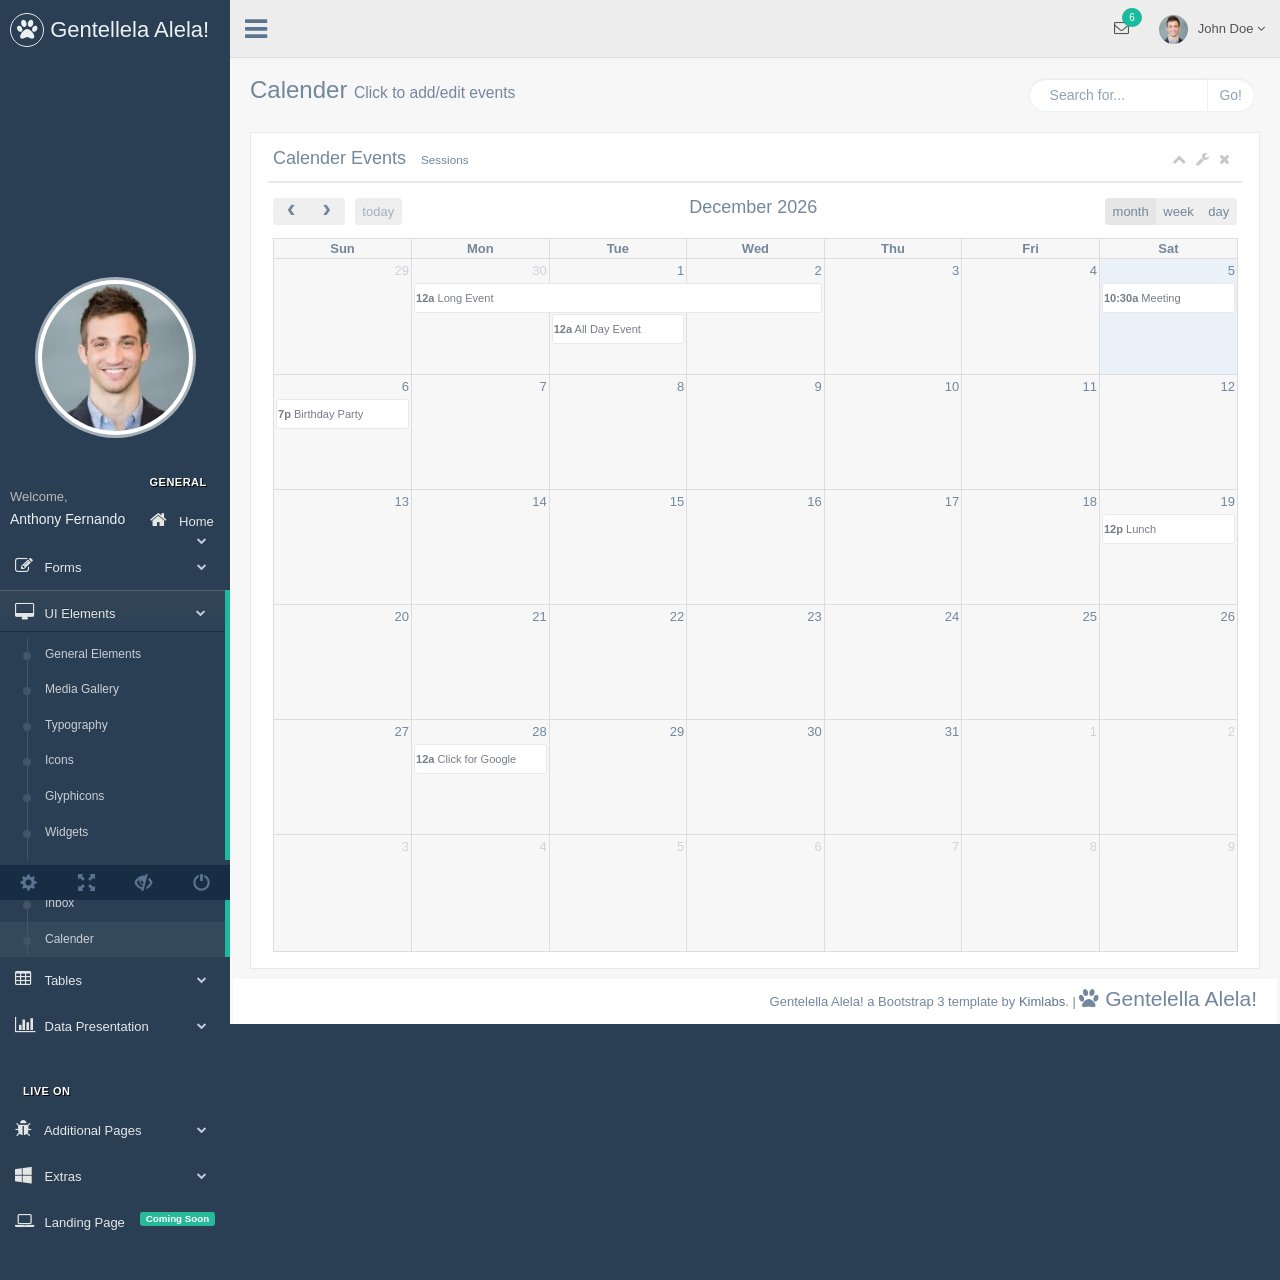
<file: calender.html>
<!DOCTYPE html>
<html lang="en">

    <head>
        <meta http-equiv="Content-Type" content="text/html; charset=UTF-8">
        <!-- Meta, title, CSS, favicons, etc. -->
        <meta charset="utf-8">
        <meta http-equiv="X-UA-Compatible" content="IE=edge">
        <meta name="viewport" content="width=device-width, initial-scale=1">

        <title>Gentallela Alela! | </title>

        <!-- Bootstrap core CSS -->

        <link href="css/bootstrap.min.css" rel="stylesheet">

        <link href="fonts/css/font-awesome.min.css" rel="stylesheet">
        <link href="css/animate.min.css" rel="stylesheet">

        <!-- Custom styling plus plugins -->
        <link href="css/custom.css" rel="stylesheet">
        <link href="css/icheck/flat/green.css" rel="stylesheet">

        <link href="css/calendar/fullcalendar.css" rel="stylesheet">
        <link href="css/calendar/fullcalendar.print.css" rel="stylesheet" media="print">

        <script src="js/jquery.min.js"></script>

        <!--[if lt IE 9]>
            <script src="../assets/js/ie8-responsive-file-warning.js"></script>
            <![endif]-->

        <!-- HTML5 shim and Respond.js for IE8 support of HTML5 elements and media queries -->
        <!--[if lt IE 9]>
              <script src="https://oss.maxcdn.com/html5shiv/3.7.2/html5shiv.min.js"></script>
              <script src="https://oss.maxcdn.com/respond/1.4.2/respond.min.js"></script>
            <![endif]-->

    </head>


    <body class="nav-md">

        <div class="container body">


            <div class="main_container">

                <div class="col-md-3 left_col">
                    <div class="left_col scroll-view">

                        <div class="navbar nav_title" style="border: 0;">
                            <a href="index.html" class="site_title"><i class="fa fa-paw"></i> <span>Gentellela Alela!</span></a>
                        </div>
                        <div class="clearfix"></div>


                        <!-- menu prile quick info -->
                        <div class="profile">
                            <div class="profile_pic">
                                <img src="images/img.jpg" alt="..." class="img-circle profile_img">
                            </div>
                            <div class="profile_info">
                                <span>Welcome,</span>
                                <h2>Anthony Fernando</h2>
                            </div>
                        </div>
                        <!-- /menu prile quick info -->

                        <br />

                        <!-- sidebar menu -->
                        <div id="sidebar-menu" class="main_menu_side hidden-print main_menu">

                            <div class="menu_section">
                                <h3>General</h3>
                                <ul class="nav side-menu">
                                    <li><a><i class="fa fa-home"></i> Home <span class="fa fa-chevron-down"></span></a>
                                        <ul class="nav child_menu" style="display: none">
                                            <li><a href="index.html">Dashboard</a>
                                            </li>
                                            <li><a href="index2.html">Dashboard2</a>
                                            </li>
                                            <li><a href="index3.html">Dashboard3</a>
                                            </li>
                                        </ul>
                                    </li>
                                    <li><a><i class="fa fa-edit"></i> Forms <span class="fa fa-chevron-down"></span></a>
                                        <ul class="nav child_menu" style="display: none">
                                            <li><a href="form.html">General Form</a>
                                            </li>
                                            <li><a href="form_advanced.html">Advanced Components</a>
                                            </li>
                                            <li><a href="form_validation.html">Form Validation</a>
                                            </li>
                                            <li><a href="form_wizards.html">Form Wizard</a>
                                            </li>
                                            <li><a href="form_upload.html">Form Upload</a>
                                            </li>
                                            <li><a href="form_buttons.html">Form Buttons</a>
                                            </li>
                                        </ul>
                                    </li>
                                    <li><a><i class="fa fa-desktop"></i> UI Elements <span class="fa fa-chevron-down"></span></a>
                                        <ul class="nav child_menu" style="display: none">
                                            <li><a href="general_elements.html">General Elements</a>
                                            </li>
                                            <li><a href="media_gallery.html">Media Gallery</a>
                                            </li>
                                            <li><a href="typography.html">Typography</a>
                                            </li>
                                            <li><a href="icons.html">Icons</a>
                                            </li>
                                            <li><a href="glyphicons.html">Glyphicons</a>
                                            </li>
                                            <li><a href="widgets.html">Widgets</a>
                                            </li>
                                            <li><a href="invoice.html">Invoice</a>
                                            </li>
                                            <li><a href="inbox.html">Inbox</a>
                                            </li>
                                            <li><a href="calender.html">Calender</a>
                                            </li>
                                        </ul>
                                    </li>
                                    <li><a><i class="fa fa-table"></i> Tables <span class="fa fa-chevron-down"></span></a>
                                        <ul class="nav child_menu" style="display: none">
                                            <li><a href="tables.html">Tables</a></li>
                                            <li><a href="tables_dynamic.html">Table Dynamic</a></li>
                                        </ul>
                                    </li>
                                    <li><a><i class="fa fa-bar-chart-o"></i> Data Presentation <span class="fa fa-chevron-down"></span></a>
                                        <ul class="nav child_menu" style="display: none">
                                            <li><a href="chartjs.html">Chart JS</a></li>
                                            <li><a href="chartjs2.html">Chart JS2</a></li>
                                            <li><a href="morisjs.html">Moris JS</a></li>
                                            <li><a href="echarts.html">ECharts </a></li>
                                            <li><a href="other_charts.html">Other Charts </a></li>
                                        </ul>
                                    </li>
                                </ul>
                            </div>
                            <div class="menu_section">
                                <h3>Live On</h3>
                                <ul class="nav side-menu">
                                    <li><a><i class="fa fa-bug"></i> Additional Pages <span class="fa fa-chevron-down"></span></a>
                                        <ul class="nav child_menu" style="display: none">
                                            <li><a href="e_commerce.html">E-commerce</a>
                                            </li>
                                            <li><a href="projects.html">Projects</a>
                                            </li>
                                            <li><a href="project_detail.html">Project Detail</a>
                                            </li>
                                            <li><a href="contacts.html">Contacts</a>
                                            </li>
                                            <li><a href="profile.html">Profile</a>
                                            </li>
                                        </ul>
                                    </li>
                                    <li><a><i class="fa fa-windows"></i> Extras <span class="fa fa-chevron-down"></span></a>
                                        <ul class="nav child_menu" style="display: none">
                                            <li><a href="page_404.html">404 Error</a>
                                            </li>
                                            <li><a href="page_500.html">500 Error</a>
                                            </li>
                                            <li><a href="plain_page.html">Plain Page</a>
                                            </li>
                                            <li><a href="login.html">Login Page</a>
                                            </li>
                                            <li><a href="pricing_tables.html">Pricing Tables</a>
                                            </li>

                                        </ul>
                                    </li>
                                    <li><a><i class="fa fa-laptop"></i> Landing Page <span class="label label-success pull-right">Coming Soon</span></a>
                                    </li>
                                </ul>
                            </div>

                        </div>
                        <!-- /sidebar menu -->

                        <!-- /menu footer buttons -->
                        <div class="sidebar-footer hidden-small">
                            <a data-toggle="tooltip" data-placement="top" title="Settings">
                                <span class="glyphicon glyphicon-cog" aria-hidden="true"></span>
                            </a>
                            <a data-toggle="tooltip" data-placement="top" title="FullScreen">
                                <span class="glyphicon glyphicon-fullscreen" aria-hidden="true"></span>
                            </a>
                            <a data-toggle="tooltip" data-placement="top" title="Lock">
                                <span class="glyphicon glyphicon-eye-close" aria-hidden="true"></span>
                            </a>
                            <a data-toggle="tooltip" data-placement="top" title="Logout">
                                <span class="glyphicon glyphicon-off" aria-hidden="true"></span>
                            </a>
                        </div>
                        <!-- /menu footer buttons -->
                    </div>
                </div>

                <!-- top navigation -->
                <div class="top_nav">

                    <div class="nav_menu">
                        <nav class="" role="navigation">
                            <div class="nav toggle">
                                <a id="menu_toggle"><i class="fa fa-bars"></i></a>
                            </div>

                            <ul class="nav navbar-nav navbar-right">
                                <li class="">
                                    <a href="javascript:;" class="user-profile dropdown-toggle" data-toggle="dropdown" aria-expanded="false">
                                        <img src="images/img.jpg" alt="">John Doe
                                        <span class=" fa fa-angle-down"></span>
                                    </a>
                                    <ul class="dropdown-menu dropdown-usermenu animated fadeInDown pull-right">
                                        <li><a href="javascript:;">  Profile</a>
                                        </li>
                                        <li>
                                            <a href="javascript:;">
                                                <span class="badge bg-red pull-right">50%</span>
                                                <span>Settings</span>
                                            </a>
                                        </li>
                                        <li>
                                            <a href="javascript:;">Help</a>
                                        </li>
                                        <li><a href="login.html"><i class="fa fa-sign-out pull-right"></i> Log Out</a>
                                        </li>
                                    </ul>
                                </li>

                                <li role="presentation" class="dropdown">
                                    <a href="javascript:;" class="dropdown-toggle info-number" data-toggle="dropdown" aria-expanded="false">
                                        <i class="fa fa-envelope-o"></i>
                                        <span class="badge bg-green">6</span>
                                    </a>
                                    <ul id="menu1" class="dropdown-menu list-unstyled msg_list animated fadeInDown" role="menu">
                                        <li>
                                            <a>
                                                <span class="image">
                                                    <img src="images/img.jpg" alt="Profile Image" />
                                                </span>
                                                <span>
                                                    <span>John Smith</span>
                                                    <span class="time">3 mins ago</span>
                                                </span>
                                                <span class="message">
                                                    Film festivals used to be do-or-die moments for movie makers. They were where... 
                                                </span>
                                            </a>
                                        </li>
                                        <li>
                                            <a>
                                                <span class="image">
                                                    <img src="images/img.jpg" alt="Profile Image" />
                                                </span>
                                                <span>
                                                    <span>John Smith</span>
                                                    <span class="time">3 mins ago</span>
                                                </span>
                                                <span class="message">
                                                    Film festivals used to be do-or-die moments for movie makers. They were where... 
                                                </span>
                                            </a>
                                        </li>
                                        <li>
                                            <a>
                                                <span class="image">
                                                    <img src="images/img.jpg" alt="Profile Image" />
                                                </span>
                                                <span>
                                                    <span>John Smith</span>
                                                    <span class="time">3 mins ago</span>
                                                </span>
                                                <span class="message">
                                                    Film festivals used to be do-or-die moments for movie makers. They were where... 
                                                </span>
                                            </a>
                                        </li>
                                        <li>
                                            <a>
                                                <span class="image">
                                                    <img src="images/img.jpg" alt="Profile Image" />
                                                </span>
                                                <span>
                                                    <span>John Smith</span>
                                                    <span class="time">3 mins ago</span>
                                                </span>
                                                <span class="message">
                                                    Film festivals used to be do-or-die moments for movie makers. They were where... 
                                                </span>
                                            </a>
                                        </li>
                                        <li>
                                            <div class="text-center">
                                                <a>
                                                    <strong>See All Alerts</strong>
                                                    <i class="fa fa-angle-right"></i>
                                                </a>
                                            </div>
                                        </li>
                                    </ul>
                                </li>

                            </ul>
                        </nav>
                    </div>

                </div>
                <!-- /top navigation -->

                <!-- page content -->
                <div class="right_col" role="main">
                    <div class="">

                        <div class="page-title">
                            <div class="title_left">
                                <h3>
                                    Calender
                                    <small>
                                        Click to add/edit events
                                    </small>
                                </h3>
                            </div>

                            <div class="title_right">
                                <div class="col-md-5 col-sm-5 col-xs-12 form-group pull-right top_search">
                                    <div class="input-group">
                                        <input type="text" class="form-control" placeholder="Search for...">
                                        <span class="input-group-btn">
                                            <button class="btn btn-default" type="button">Go!</button>
                                        </span>
                                    </div>
                                </div>
                            </div>
                        </div>
                        <div class="clearfix"></div>

                        <div class="row">
                            <div class="col-md-12">
                                <div class="x_panel">
                                    <div class="x_title">
                                        <h2>Calender Events <small>Sessions</small></h2>
                                        <ul class="nav navbar-right panel_toolbox">
                                            <li><a class="collapse-link"><i class="fa fa-chevron-up"></i></a>
                                            </li>
                                            <li class="dropdown">
                                                <a href="#" class="dropdown-toggle" data-toggle="dropdown" role="button" aria-expanded="false"><i class="fa fa-wrench"></i></a>
                                                <ul class="dropdown-menu" role="menu">
                                                    <li><a href="#">Settings 1</a>
                                                    </li>
                                                    <li><a href="#">Settings 2</a>
                                                    </li>
                                                </ul>
                                            </li>
                                            <li><a class="close-link"><i class="fa fa-close"></i></a>
                                            </li>
                                        </ul>
                                        <div class="clearfix"></div>
                                    </div>
                                    <div class="x_content">

                                        <div id='calendar'></div>

                                    </div>
                                </div>
                            </div>
                        </div>
                    </div>

                    <!-- footer content -->
                    <footer>
                        <div class="">
                            <p class="pull-right">Gentelella Alela! a Bootstrap 3 template by <a>Kimlabs</a>. |
                                <span class="lead"> <i class="fa fa-paw"></i> Gentelella Alela!</span>
                            </p>
                        </div>
                        <div class="clearfix"></div>
                    </footer>
                    <!-- /footer content -->

                </div>


                <!-- Start Calender modal -->
                <div id="CalenderModalNew" class="modal fade" tabindex="-1" role="dialog" aria-labelledby="myModalLabel" aria-hidden="true">
                    <div class="modal-dialog">
                        <div class="modal-content">

                            <div class="modal-header">
                                <button type="button" class="close" data-dismiss="modal" aria-hidden="true">×</button>
                                <h4 class="modal-title" id="myModalLabel">New Calender Entry</h4>
                            </div>
                            <div class="modal-body">
                                <div id="testmodal" style="padding: 5px 20px;">
                                    <form id="antoform" class="form-horizontal calender" role="form">
                                        <div class="form-group">
                                            <label class="col-sm-3 control-label">Title</label>
                                            <div class="col-sm-9">
                                                <input type="text" class="form-control" id="title" name="title">
                                            </div>
                                        </div>
                                        <div class="form-group">
                                            <label class="col-sm-3 control-label">Description</label>
                                            <div class="col-sm-9">
                                                <textarea class="form-control" style="height:55px;" id="descr" name="descr"></textarea>
                                            </div>
                                        </div>
                                    </form>
                                </div>
                            </div>
                            <div class="modal-footer">
                                <button type="button" class="btn btn-default antoclose" data-dismiss="modal">Close</button>
                                <button type="button" class="btn btn-primary antosubmit">Save changes</button>
                            </div>
                        </div>
                    </div>
                </div>
                <div id="CalenderModalEdit" class="modal fade" tabindex="-1" role="dialog" aria-labelledby="myModalLabel" aria-hidden="true">
                    <div class="modal-dialog">
                        <div class="modal-content">

                            <div class="modal-header">
                                <button type="button" class="close" data-dismiss="modal" aria-hidden="true">×</button>
                                <h4 class="modal-title" id="myModalLabel2">Edit Calender Entry</h4>
                            </div>
                            <div class="modal-body">

                                <div id="testmodal2" style="padding: 5px 20px;">
                                    <form id="antoform2" class="form-horizontal calender" role="form">
                                        <div class="form-group">
                                            <label class="col-sm-3 control-label">Title</label>
                                            <div class="col-sm-9">
                                                <input type="text" class="form-control" id="title2" name="title2">
                                            </div>
                                        </div>
                                        <div class="form-group">
                                            <label class="col-sm-3 control-label">Description</label>
                                            <div class="col-sm-9">
                                                <textarea class="form-control" style="height:55px;" id="descr2" name="descr"></textarea>
                                            </div>
                                        </div>

                                    </form>
                                </div>
                            </div>
                            <div class="modal-footer">
                                <button type="button" class="btn btn-default antoclose2" data-dismiss="modal">Close</button>
                                <button type="button" class="btn btn-primary antosubmit2">Save changes</button>
                            </div>
                        </div>
                    </div>
                </div>

                <div id="fc_create" data-toggle="modal" data-target="#CalenderModalNew"></div>
                <div id="fc_edit" data-toggle="modal" data-target="#CalenderModalEdit"></div>

                <!-- End Calender modal -->
                <!-- /page content -->
            </div>

        </div>

        <div id="custom_notifications" class="custom-notifications dsp_none">
            <ul class="list-unstyled notifications clearfix" data-tabbed_notifications="notif-group">
            </ul>
            <div class="clearfix"></div>
            <div id="notif-group" class="tabbed_notifications"></div>
        </div>

        <script src="js/bootstrap.min.js"></script>

        <script src="js/nprogress.js"></script>
        <!-- chart js -->
        <script src="js/chartjs/chart.min.js"></script>
        <!-- bootstrap progress js -->
        <script src="js/progressbar/bootstrap-progressbar.min.js"></script>
        <script src="js/nicescroll/jquery.nicescroll.min.js"></script>
        <!-- icheck -->
        <script src="js/icheck/icheck.min.js"></script>

        <script src="js/custom.js"></script>

        <script src="js/moment.min.js"></script>
        <script src="js/calendar/fullcalendar.min.js"></script>

        <script>
            $(window).load(function () {

                var date = new Date();
                var d = date.getDate();
                var m = date.getMonth();
                var y = date.getFullYear();
                var started;
                var categoryClass;

                var calendar = $('#calendar').fullCalendar({
                    header: {
                        left: 'prev,next today',
                        center: 'title',
                        right: 'month,agendaWeek,agendaDay'
                    },
                    selectable: true,
                    selectHelper: true,
                    select: function (start, end, allDay) {
                        $('#fc_create').click();

                        started = start;
                        ended = end

                        $(".antosubmit").on("click", function () {
                            var title = $("#title").val();
                            if (end) {
                                ended = end
                            }
                            categoryClass = $("#event_type").val();

                            if (title) {
                                calendar.fullCalendar('renderEvent', {
                                        title: title,
                                        start: started,
                                        end: end,
                                        allDay: allDay
                                    },
                                    true // make the event "stick"
                                );
                            }
                            $('#title').val('');
                            calendar.fullCalendar('unselect');

                            $('.antoclose').click();

                            return false;
                        });
                    },
                    eventClick: function (calEvent, jsEvent, view) {
                        //alert(calEvent.title, jsEvent, view);

                        $('#fc_edit').click();
                        $('#title2').val(calEvent.title);
                        categoryClass = $("#event_type").val();

                        $(".antosubmit2").on("click", function () {
                            calEvent.title = $("#title2").val();

                            calendar.fullCalendar('updateEvent', calEvent);
                            $('.antoclose2').click();
                        });
                        calendar.fullCalendar('unselect');
                    },
                    editable: true,
                    events: [
                        {
                            title: 'All Day Event',
                            start: new Date(y, m, 1)
                    },
                        {
                            title: 'Long Event',
                            start: new Date(y, m, d - 5),
                            end: new Date(y, m, d - 2)
                    },
                        {
                            title: 'Meeting',
                            start: new Date(y, m, d, 10, 30),
                            allDay: false
                    },
                        {
                            title: 'Lunch',
                            start: new Date(y, m, d + 14, 12, 0),
                            end: new Date(y, m, d, 14, 0),
                            allDay: false
                    },
                        {
                            title: 'Birthday Party',
                            start: new Date(y, m, d + 1, 19, 0),
                            end: new Date(y, m, d + 1, 22, 30),
                            allDay: false
                    },
                        {
                            title: 'Click for Google',
                            start: new Date(y, m, 28),
                            end: new Date(y, m, 29),
                            url: 'http://google.com/'
                    }
                ]
                });
            });
        </script>
    </body>

</html>
</file>
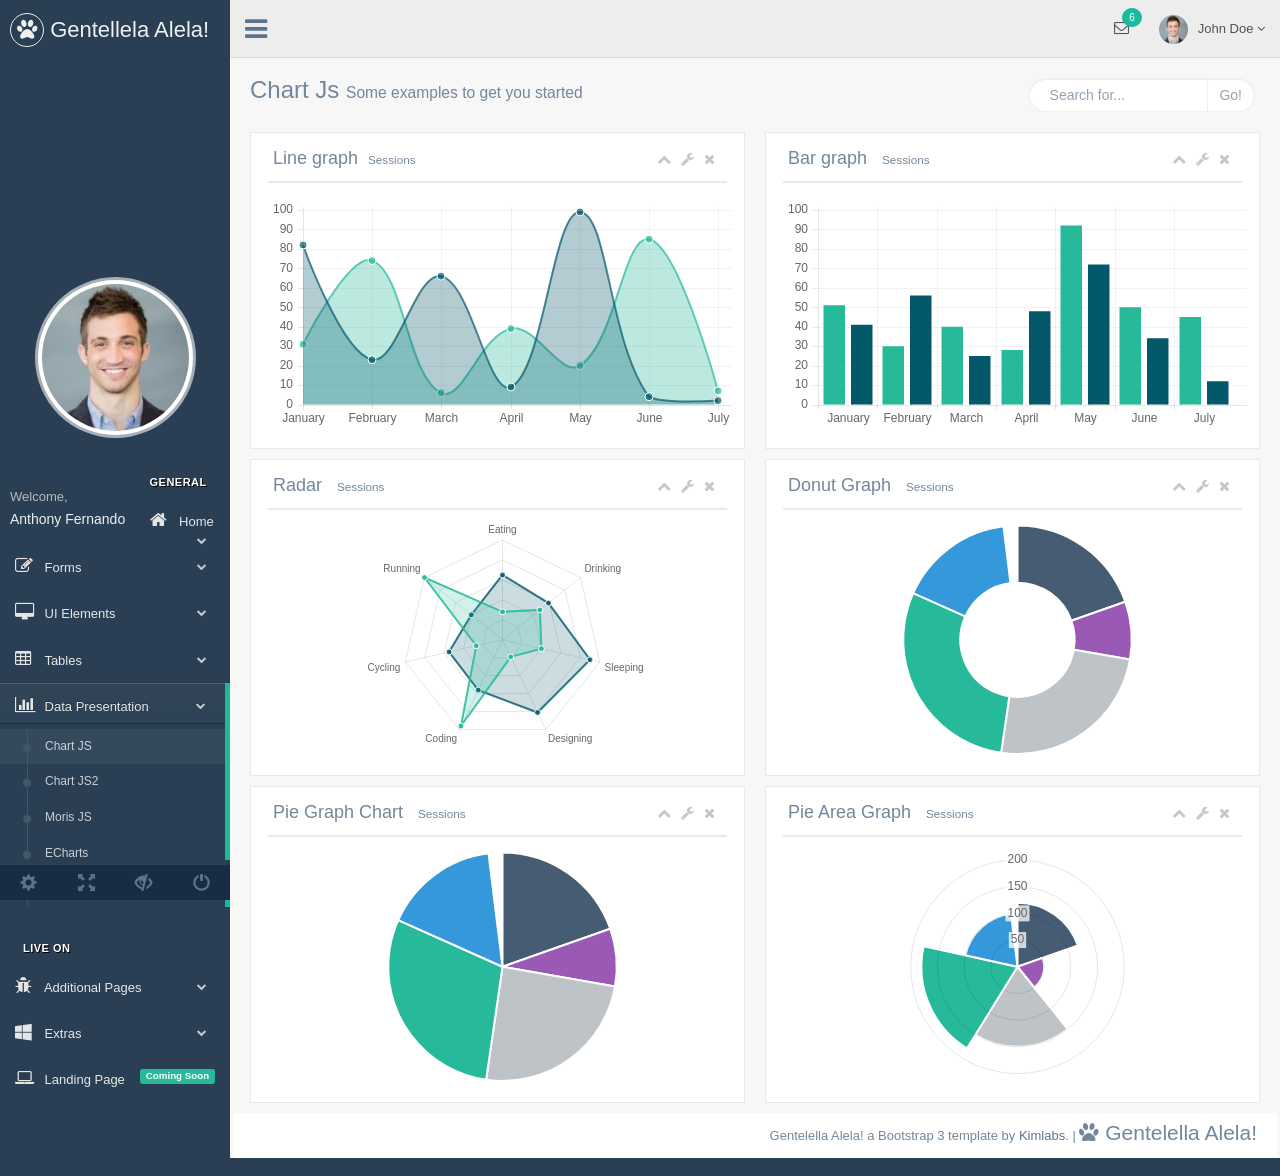
<file: chartjs.html>
<!DOCTYPE html>
<html lang="en">

<head>
    <meta http-equiv="Content-Type" content="text/html; charset=UTF-8">
    <!-- Meta, title, CSS, favicons, etc. -->
    <meta charset="utf-8">
    <meta http-equiv="X-UA-Compatible" content="IE=edge">
    <meta name="viewport" content="width=device-width, initial-scale=1">

    <title>Gentallela Alela! | </title>

    <!-- Bootstrap core CSS -->

    <link href="css/bootstrap.min.css" rel="stylesheet">

    <link href="fonts/css/font-awesome.min.css" rel="stylesheet">
    <link href="css/animate.min.css" rel="stylesheet">

    <!-- Custom styling plus plugins -->
    <link href="css/custom.css" rel="stylesheet">
    <link href="css/icheck/flat/green.css" rel="stylesheet">


    <script src="js/jquery.min.js"></script>

    <!--[if lt IE 9]>
        <script src="../assets/js/ie8-responsive-file-warning.js"></script>
        <![endif]-->

    <!-- HTML5 shim and Respond.js for IE8 support of HTML5 elements and media queries -->
    <!--[if lt IE 9]>
          <script src="https://oss.maxcdn.com/html5shiv/3.7.2/html5shiv.min.js"></script>
          <script src="https://oss.maxcdn.com/respond/1.4.2/respond.min.js"></script>
        <![endif]-->

</head>


<body class="nav-md">

    <div class="container body">


        <div class="main_container">

            <div class="col-md-3 left_col">
                <div class="left_col scroll-view">

                    <div class="navbar nav_title" style="border: 0;">
                        <a href="index.html" class="site_title"><i class="fa fa-paw"></i> <span>Gentellela Alela!</span></a>
                    </div>
                    <div class="clearfix"></div>


                    <!-- menu prile quick info -->
                    <div class="profile">
                        <div class="profile_pic">
                            <img src="images/img.jpg" alt="..." class="img-circle profile_img">
                        </div>
                        <div class="profile_info">
                            <span>Welcome,</span>
                            <h2>Anthony Fernando</h2>
                        </div>
                    </div>
                    <!-- /menu prile quick info -->

                    <br />

                    <!-- sidebar menu -->
                    <div id="sidebar-menu" class="main_menu_side hidden-print main_menu">

                        <div class="menu_section">
                            <h3>General</h3>
                            <ul class="nav side-menu">
                                <li><a><i class="fa fa-home"></i> Home <span class="fa fa-chevron-down"></span></a>
                                    <ul class="nav child_menu" style="display: none">
                                        <li><a href="index.html">Dashboard</a>
                                        </li>
                                        <li><a href="index2.html">Dashboard2</a>
                                        </li>
                                        <li><a href="index3.html">Dashboard3</a>
                                        </li>
                                    </ul>
                                </li>
                                <li><a><i class="fa fa-edit"></i> Forms <span class="fa fa-chevron-down"></span></a>
                                    <ul class="nav child_menu" style="display: none">
                                        <li><a href="form.html">General Form</a>
                                        </li>
                                        <li><a href="form_advanced.html">Advanced Components</a>
                                        </li>
                                        <li><a href="form_validation.html">Form Validation</a>
                                        </li>
                                        <li><a href="form_wizards.html">Form Wizard</a>
                                        </li>
                                        <li><a href="form_upload.html">Form Upload</a>
                                        </li>
                                        <li><a href="form_buttons.html">Form Buttons</a>
                                        </li>
                                    </ul>
                                </li>
                                <li><a><i class="fa fa-desktop"></i> UI Elements <span class="fa fa-chevron-down"></span></a>
                                    <ul class="nav child_menu" style="display: none">
                                        <li><a href="general_elements.html">General Elements</a>
                                        </li>
                                        <li><a href="media_gallery.html">Media Gallery</a>
                                        </li>
                                        <li><a href="typography.html">Typography</a>
                                        </li>
                                        <li><a href="icons.html">Icons</a>
                                        </li>
                                        <li><a href="glyphicons.html">Glyphicons</a>
                                        </li>
                                        <li><a href="widgets.html">Widgets</a>
                                        </li>
                                        <li><a href="invoice.html">Invoice</a>
                                        </li>
                                        <li><a href="inbox.html">Inbox</a>
                                        </li>
                                        <li><a href="calender.html">Calender</a>
                                        </li>
                                    </ul>
                                </li>
                                <li><a><i class="fa fa-table"></i> Tables <span class="fa fa-chevron-down"></span></a>
                                    <ul class="nav child_menu" style="display: none">
                                        <li><a href="tables.html">Tables</a>
                                        </li>
                                        <li><a href="tables_dynamic.html">Table Dynamic</a>
                                        </li>
                                    </ul>
                                </li>
                                <li><a><i class="fa fa-bar-chart-o"></i> Data Presentation <span class="fa fa-chevron-down"></span></a>
                                    <ul class="nav child_menu" style="display: none">
                                        <li><a href="chartjs.html">Chart JS</a>
                                        </li>
                                        <li><a href="chartjs2.html">Chart JS2</a>
                                        </li>
                                        <li><a href="morisjs.html">Moris JS</a>
                                        </li>
                                        <li><a href="echarts.html">ECharts </a>
                                        </li>
                                        <li><a href="other_charts.html">Other Charts </a>
                                        </li>
                                    </ul>
                                </li>
                            </ul>
                        </div>
                        <div class="menu_section">
                            <h3>Live On</h3>
                            <ul class="nav side-menu">
                                <li><a><i class="fa fa-bug"></i> Additional Pages <span class="fa fa-chevron-down"></span></a>
                                    <ul class="nav child_menu" style="display: none">
                                        <li><a href="e_commerce.html">E-commerce</a>
                                        </li>
                                        <li><a href="projects.html">Projects</a>
                                        </li>
                                        <li><a href="project_detail.html">Project Detail</a>
                                        </li>
                                        <li><a href="contacts.html">Contacts</a>
                                        </li>
                                        <li><a href="profile.html">Profile</a>
                                        </li>
                                        <li><a href="real_estate.html">Real Estate</a>
                                        </li>

                                    </ul>
                                </li>
                                <li><a><i class="fa fa-windows"></i> Extras <span class="fa fa-chevron-down"></span></a>
                                    <ul class="nav child_menu" style="display: none">
                                        <li><a href="page_404.html">404 Error</a>
                                        </li>
                                        <li><a href="page_500.html">500 Error</a>
                                        </li>
                                        <li><a href="plain_page.html">Plain Page</a>
                                        </li>
                                        <li><a href="login.html">Login Page</a>
                                        </li>
                                        <li><a href="pricing_tables.html">Pricing Tables</a>
                                        </li>

                                    </ul>
                                </li>
                                <li><a><i class="fa fa-laptop"></i> Landing Page <span class="label label-success pull-right">Coming Soon</span></a>
                                </li>
                            </ul>
                        </div>

                    </div>
                    <!-- /sidebar menu -->

                    <!-- /menu footer buttons -->
                    <div class="sidebar-footer hidden-small">
                        <a data-toggle="tooltip" data-placement="top" title="Settings">
                            <span class="glyphicon glyphicon-cog" aria-hidden="true"></span>
                        </a>
                        <a data-toggle="tooltip" data-placement="top" title="FullScreen">
                            <span class="glyphicon glyphicon-fullscreen" aria-hidden="true"></span>
                        </a>
                        <a data-toggle="tooltip" data-placement="top" title="Lock">
                            <span class="glyphicon glyphicon-eye-close" aria-hidden="true"></span>
                        </a>
                        <a data-toggle="tooltip" data-placement="top" title="Logout">
                            <span class="glyphicon glyphicon-off" aria-hidden="true"></span>
                        </a>
                    </div>
                    <!-- /menu footer buttons -->
                </div>
            </div>

            <!-- top navigation -->
            <div class="top_nav">

                <div class="nav_menu">
                    <nav class="" role="navigation">
                        <div class="nav toggle">
                            <a id="menu_toggle"><i class="fa fa-bars"></i></a>
                        </div>

                        <ul class="nav navbar-nav navbar-right">
                            <li class="">
                                <a href="javascript:;" class="user-profile dropdown-toggle" data-toggle="dropdown" aria-expanded="false">
                                    <img src="images/img.jpg" alt="">John Doe
                                    <span class=" fa fa-angle-down"></span>
                                </a>
                                <ul class="dropdown-menu dropdown-usermenu animated fadeInDown pull-right">
                                    <li><a href="javascript:;">  Profile</a>
                                    </li>
                                    <li>
                                        <a href="javascript:;">
                                            <span class="badge bg-red pull-right">50%</span>
                                            <span>Settings</span>
                                        </a>
                                    </li>
                                    <li>
                                        <a href="javascript:;">Help</a>
                                    </li>
                                    <li><a href="login.html"><i class="fa fa-sign-out pull-right"></i> Log Out</a>
                                    </li>
                                </ul>
                            </li>

                            <li role="presentation" class="dropdown">
                                <a href="javascript:;" class="dropdown-toggle info-number" data-toggle="dropdown" aria-expanded="false">
                                    <i class="fa fa-envelope-o"></i>
                                    <span class="badge bg-green">6</span>
                                </a>
                                <ul id="menu1" class="dropdown-menu list-unstyled msg_list animated fadeInDown" role="menu">
                                    <li>
                                        <a>
                                            <span class="image">
                                        <img src="images/img.jpg" alt="Profile Image" />
                                    </span>
                                            <span>
                                        <span>John Smith</span>
                                            <span class="time">3 mins ago</span>
                                            </span>
                                            <span class="message">
                                        Film festivals used to be do-or-die moments for movie makers. They were where... 
                                    </span>
                                        </a>
                                    </li>
                                    <li>
                                        <a>
                                            <span class="image">
                                        <img src="images/img.jpg" alt="Profile Image" />
                                    </span>
                                            <span>
                                        <span>John Smith</span>
                                            <span class="time">3 mins ago</span>
                                            </span>
                                            <span class="message">
                                        Film festivals used to be do-or-die moments for movie makers. They were where... 
                                    </span>
                                        </a>
                                    </li>
                                    <li>
                                        <a>
                                            <span class="image">
                                        <img src="images/img.jpg" alt="Profile Image" />
                                    </span>
                                            <span>
                                        <span>John Smith</span>
                                            <span class="time">3 mins ago</span>
                                            </span>
                                            <span class="message">
                                        Film festivals used to be do-or-die moments for movie makers. They were where... 
                                    </span>
                                        </a>
                                    </li>
                                    <li>
                                        <a>
                                            <span class="image">
                                        <img src="images/img.jpg" alt="Profile Image" />
                                    </span>
                                            <span>
                                        <span>John Smith</span>
                                            <span class="time">3 mins ago</span>
                                            </span>
                                            <span class="message">
                                        Film festivals used to be do-or-die moments for movie makers. They were where... 
                                    </span>
                                        </a>
                                    </li>
                                    <li>
                                        <div class="text-center">
                                            <a>
                                                <strong>See All Alerts</strong>
                                                <i class="fa fa-angle-right"></i>
                                            </a>
                                        </div>
                                    </li>
                                </ul>
                            </li>

                        </ul>
                    </nav>
                </div>

            </div>
            <!-- /top navigation -->

            <!-- page content -->
            <div class="right_col" role="main">
                <div class="">
                    <div class="page-title">
                        <div class="title_left">
                            <h3>
                    Chart Js
                    <small>
                        Some examples to get you started
                    </small>
                </h3>
                        </div>

                        <div class="title_right">
                            <div class="col-md-5 col-sm-5 col-xs-12 form-group pull-right top_search">
                                <div class="input-group">
                                    <input type="text" class="form-control" placeholder="Search for...">
                                    <span class="input-group-btn">
                            <button class="btn btn-default" type="button">Go!</button>
                        </span>
                                </div>
                            </div>
                        </div>
                    </div>
                    <div class="clearfix"></div>

                    <div class="row">


                        <div class="col-md-6 col-sm-6 col-xs-12">
                            <div class="x_panel">
                                <div class="x_title">
                                    <h2>Line graph<small>Sessions</small></h2>
                                    <ul class="nav navbar-right panel_toolbox">
                                        <li><a class="collapse-link"><i class="fa fa-chevron-up"></i></a>
                                        </li>
                                        <li class="dropdown">
                                            <a href="#" class="dropdown-toggle" data-toggle="dropdown" role="button" aria-expanded="false"><i class="fa fa-wrench"></i></a>
                                            <ul class="dropdown-menu" role="menu">
                                                <li><a href="#">Settings 1</a>
                                                </li>
                                                <li><a href="#">Settings 2</a>
                                                </li>
                                            </ul>
                                        </li>
                                        <li><a class="close-link"><i class="fa fa-close"></i></a>
                                        </li>
                                    </ul>
                                    <div class="clearfix"></div>
                                </div>
                                <div class="x_content">
                                    <canvas id="canvas000"></canvas>
                                </div>
                            </div>
                        </div>

                        <div class="col-md-6 col-sm-6 col-xs-12">
                            <div class="x_panel">
                                <div class="x_title">
                                    <h2>Bar graph <small>Sessions</small></h2>
                                    <ul class="nav navbar-right panel_toolbox">
                                        <li><a class="collapse-link"><i class="fa fa-chevron-up"></i></a>
                                        </li>
                                        <li class="dropdown">
                                            <a href="#" class="dropdown-toggle" data-toggle="dropdown" role="button" aria-expanded="false"><i class="fa fa-wrench"></i></a>
                                            <ul class="dropdown-menu" role="menu">
                                                <li><a href="#">Settings 1</a>
                                                </li>
                                                <li><a href="#">Settings 2</a>
                                                </li>
                                            </ul>
                                        </li>
                                        <li><a class="close-link"><i class="fa fa-close"></i></a>
                                        </li>
                                    </ul>
                                    <div class="clearfix"></div>
                                </div>
                                <div class="x_content">
                                    <canvas id="canvas_bar"></canvas>
                                </div>
                            </div>
                        </div>
                    </div>
                    <div class="clearfix"></div>
                    <div class="row">
                        <div class="col-md-6 col-sm-6 col-xs-12">
                            <div class="x_panel">
                                <div class="x_title">
                                    <h2>Radar <small>Sessions</small></h2>
                                    <ul class="nav navbar-right panel_toolbox">
                                        <li><a class="collapse-link"><i class="fa fa-chevron-up"></i></a>
                                        </li>
                                        <li class="dropdown">
                                            <a href="#" class="dropdown-toggle" data-toggle="dropdown" role="button" aria-expanded="false"><i class="fa fa-wrench"></i></a>
                                            <ul class="dropdown-menu" role="menu">
                                                <li><a href="#">Settings 1</a>
                                                </li>
                                                <li><a href="#">Settings 2</a>
                                                </li>
                                            </ul>
                                        </li>
                                        <li><a class="close-link"><i class="fa fa-close"></i></a>
                                        </li>
                                    </ul>
                                    <div class="clearfix"></div>
                                </div>
                                <div class="x_content">
                                    <canvas id="canvas_radar"></canvas>
                                </div>
                            </div>
                        </div>

                        <div class="col-md-6 col-sm-6 col-xs-12">
                            <div class="x_panel">
                                <div class="x_title">
                                    <h2>Donut Graph <small>Sessions</small></h2>
                                    <ul class="nav navbar-right panel_toolbox">
                                        <li><a class="collapse-link"><i class="fa fa-chevron-up"></i></a>
                                        </li>
                                        <li class="dropdown">
                                            <a href="#" class="dropdown-toggle" data-toggle="dropdown" role="button" aria-expanded="false"><i class="fa fa-wrench"></i></a>
                                            <ul class="dropdown-menu" role="menu">
                                                <li><a href="#">Settings 1</a>
                                                </li>
                                                <li><a href="#">Settings 2</a>
                                                </li>
                                            </ul>
                                        </li>
                                        <li><a class="close-link"><i class="fa fa-close"></i></a>
                                        </li>
                                    </ul>
                                    <div class="clearfix"></div>
                                </div>
                                <div class="x_content">
                                    <canvas id="canvas_doughnut"></canvas>
                                </div>
                            </div>
                        </div>
                    </div>
                    <div class="clearfix"></div>
                    <div class="row">
                        <div class="col-md-6 col-sm-6 col-xs-12">
                            <div class="x_panel">
                                <div class="x_title">
                                    <h2>Pie Graph Chart <small>Sessions</small></h2>
                                    <ul class="nav navbar-right panel_toolbox">
                                        <li><a class="collapse-link"><i class="fa fa-chevron-up"></i></a>
                                        </li>
                                        <li class="dropdown">
                                            <a href="#" class="dropdown-toggle" data-toggle="dropdown" role="button" aria-expanded="false"><i class="fa fa-wrench"></i></a>
                                            <ul class="dropdown-menu" role="menu">
                                                <li><a href="#">Settings 1</a>
                                                </li>
                                                <li><a href="#">Settings 2</a>
                                                </li>
                                            </ul>
                                        </li>
                                        <li><a class="close-link"><i class="fa fa-close"></i></a>
                                        </li>
                                    </ul>
                                    <div class="clearfix"></div>
                                </div>
                                <div class="x_content">
                                    <canvas id="canvas_pie"></canvas>
                                </div>
                            </div>
                        </div>

                        <div class="col-md-6 col-sm-6 col-xs-12">
                            <div class="x_panel">
                                <div class="x_title">
                                    <h2>Pie Area Graph <small>Sessions</small></h2>
                                    <ul class="nav navbar-right panel_toolbox">
                                        <li><a class="collapse-link"><i class="fa fa-chevron-up"></i></a>
                                        </li>
                                        <li class="dropdown">
                                            <a href="#" class="dropdown-toggle" data-toggle="dropdown" role="button" aria-expanded="false"><i class="fa fa-wrench"></i></a>
                                            <ul class="dropdown-menu" role="menu">
                                                <li><a href="#">Settings 1</a>
                                                </li>
                                                <li><a href="#">Settings 2</a>
                                                </li>
                                            </ul>
                                        </li>
                                        <li><a class="close-link"><i class="fa fa-close"></i></a>
                                        </li>
                                    </ul>
                                    <div class="clearfix"></div>
                                </div>
                                <div class="x_content">
                                    <canvas id="canvas_area"></canvas>
                                </div>
                            </div>
                        </div>

                    </div>
                </div>

                <!-- footer content -->
                <footer>
                    <div class="">
                        <p class="pull-right">Gentelella Alela! a Bootstrap 3 template by <a>Kimlabs</a>. |
                            <span class="lead"> <i class="fa fa-paw"></i> Gentelella Alela!</span>
                        </p>
                    </div>
                    <div class="clearfix"></div>
                </footer>
                <!-- /footer content -->

            </div>
            <!-- /page content -->
        </div>

    </div>

    <div id="custom_notifications" class="custom-notifications dsp_none">
        <ul class="list-unstyled notifications clearfix" data-tabbed_notifications="notif-group">
        </ul>
        <div class="clearfix"></div>
        <div id="notif-group" class="tabbed_notifications"></div>
    </div>

    <script src="js/bootstrap.min.js"></script>

    <!-- chart js -->
    <script src="js/chartjs/chart.min.js"></script>
    <!-- bootstrap progress js -->
    <script src="js/progressbar/bootstrap-progressbar.min.js"></script>
    <script src="js/nicescroll/jquery.nicescroll.min.js"></script>
    <!-- icheck -->
    <script src="js/icheck/icheck.min.js"></script>

    <script src="js/custom.js"></script>

    <script>
        var randomScalingFactor = function () {
            return Math.round(Math.random() * 100)
        };



        var barChartData = {
            labels: ["January", "February", "March", "April", "May", "June", "July"],
            datasets: [
                {
                    fillColor: "#26B99A", //rgba(220,220,220,0.5)
                    strokeColor: "#26B99A", //rgba(220,220,220,0.8)
                    highlightFill: "#36CAAB", //rgba(220,220,220,0.75)
                    highlightStroke: "#36CAAB", //rgba(220,220,220,1)
                    data: [51, 30, 40, 28, 92, 50, 45]
            },
                {
                    fillColor: "#03586A", //rgba(151,187,205,0.5)
                    strokeColor: "#03586A", //rgba(151,187,205,0.8)
                    highlightFill: "#066477", //rgba(151,187,205,0.75)
                    highlightStroke: "#066477", //rgba(151,187,205,1)
                    data: [41, 56, 25, 48, 72, 34, 12]
            }
        ],
        }

        $(document).ready(function () {
            new Chart($("#canvas_bar").get(0).getContext("2d")).Bar(barChartData, {
                tooltipFillColor: "rgba(51, 51, 51, 0.55)",
                responsive: true,
                barDatasetSpacing: 6,
                barValueSpacing: 5
            });
        });


        var lineChartData = {
            labels: ["January", "February", "March", "April", "May", "June", "July"],
            datasets: [
                {
                    label: "My First dataset",
                    fillColor: "rgba(38, 185, 154, 0.31)", //rgba(220,220,220,0.2)
                    strokeColor: "rgba(38, 185, 154, 0.7)", //rgba(220,220,220,1)
                    pointColor: "rgba(38, 185, 154, 0.7)", //rgba(220,220,220,1)
                    pointStrokeColor: "#fff",
                    pointHighlightFill: "#fff",
                    pointHighlightStroke: "rgba(220,220,220,1)",
                    data: [31, 74, 6, 39, 20, 85, 7]
            },
                {
                    label: "My Second dataset",
                    fillColor: "rgba(3, 88, 106, 0.3)", //rgba(151,187,205,0.2)
                    strokeColor: "rgba(3, 88, 106, 0.70)", //rgba(151,187,205,1)
                    pointColor: "rgba(3, 88, 106, 0.70)", //rgba(151,187,205,1)
                    pointStrokeColor: "#fff",
                    pointHighlightFill: "#fff",
                    pointHighlightStroke: "rgba(151,187,205,1)",
                    data: [82, 23, 66, 9, 99, 4, 2]
            }
        ]

        }

        $(document).ready(function () {
            new Chart(document.getElementById("canvas000").getContext("2d")).Line(lineChartData, {
                responsive: true,
                tooltipFillColor: "rgba(51, 51, 51, 0.55)"
            });
        });

        var sharePiePolorDoughnutData = [
            {
                value: 120,
                color: "#455C73",
                highlight: "#34495E",
                label: "Dark Grey"
        },
            {
                value: 50,
                color: "#9B59B6",
                highlight: "#B370CF",
                label: "Purple Color"
        },
            {
                value: 150,
                color: "#BDC3C7",
                highlight: "#CFD4D8",
                label: "Gray Color"
        },
            {
                value: 180,
                color: "#26B99A",
                highlight: "#36CAAB",
                label: "Green Color"
        },
            {
                value: 100,
                color: "#3498DB",
                highlight: "#49A9EA",
                label: "Blue Color"
        }

    ];

        $(document).ready(function () {
            window.myPie = new Chart(document.getElementById("canvas_pie").getContext("2d")).Pie(sharePiePolorDoughnutData, {
                responsive: true,
                tooltipFillColor: "rgba(51, 51, 51, 0.55)"
            });
        });

        var radarChartData = {
            labels: ["Eating", "Drinking", "Sleeping", "Designing", "Coding", "Cycling", "Running"],
            datasets: [
                {
                    label: "My First dataset",
                    fillColor: "rgba(3, 88, 106, 0.2)",
                    strokeColor: "rgba(3, 88, 106, 0.80)",
                    pointColor: "rgba(3, 88, 106, 0.80)",
                    pointStrokeColor: "#fff",
                    pointHighlightFill: "#fff",
                    pointHighlightStroke: "rgba(220,220,220,1)",
                    data: [65, 59, 90, 81, 56, 55, 40]
            },
                {
                    label: "My Second dataset",
                    fillColor: "rgba(38, 185, 154, 0.2)",
                    strokeColor: "rgba(38, 185, 154, 0.85)",
                    pointColor: "rgba(38, 185, 154, 0.85)",
                    pointStrokeColor: "#fff",
                    pointHighlightFill: "#fff",
                    pointHighlightStroke: "rgba(151,187,205,1)",
                    data: [28, 48, 40, 19, 96, 27, 100]
            }
        ]
        };

        $(document).ready(function () {
            window.myRadar = new Chart(document.getElementById("canvas_radar").getContext("2d")).Radar(radarChartData, {
                responsive: true,
                tooltipFillColor: "rgba(51, 51, 51, 0.55)"
            });
        });

        var polarData = [
            {
                value: 300,
                color: "#F7464A",
                highlight: "#FF5A5E",
                label: "Red"
        },
            {
                value: 50,
                color: "#46BFBD",
                highlight: "#5AD3D1",
                label: "Green"
        },
            {
                value: 100,
                color: "#FDB45C",
                highlight: "#FFC870",
                label: "Yellow"
        },
            {
                value: 40,
                color: "#949FB1",
                highlight: "#A8B3C5",
                label: "Grey"
        },
            {
                value: 120,
                color: "#4D5360",
                highlight: "#616774",
                label: "Dark Grey"
        }

    ];

        $(document).ready(function () {
            window.myPolarArea = new Chart(document.getElementById("canvas_area").getContext("2d")).PolarArea(sharePiePolorDoughnutData, {
                responsive: true,
                tooltipFillColor: "rgba(51, 51, 51, 0.55)"
            });
        });


        $(document).ready(function () {
            window.myDoughnut = new Chart(document.getElementById("canvas_doughnut").getContext("2d")).Doughnut(sharePiePolorDoughnutData, {
                responsive: true,
                tooltipFillColor: "rgba(51, 51, 51, 0.55)"
            });
        });
    </script>
</body>

</html>
</file>
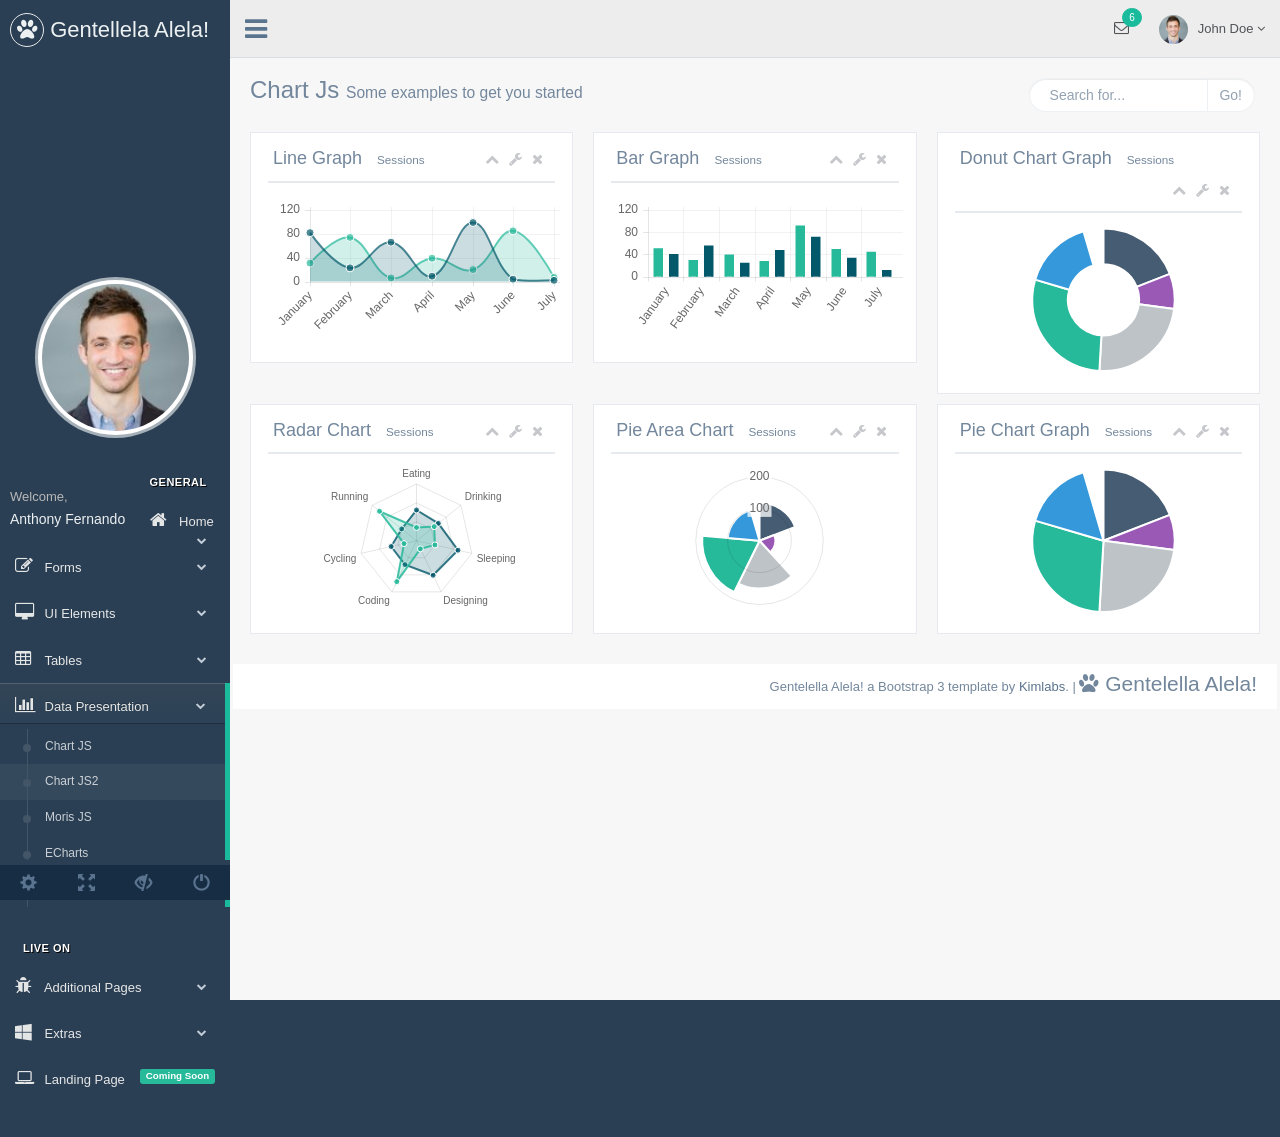
<file: chartjs2.html>
<!DOCTYPE html>
<html lang="en">

<head>
    <meta http-equiv="Content-Type" content="text/html; charset=UTF-8">
    <!-- Meta, title, CSS, favicons, etc. -->
    <meta charset="utf-8">
    <meta http-equiv="X-UA-Compatible" content="IE=edge">
    <meta name="viewport" content="width=device-width, initial-scale=1">

    <title>Gentellela Alela! | </title>

    <!-- Bootstrap core CSS -->

    <link href="css/bootstrap.min.css" rel="stylesheet">

    <link href="fonts/css/font-awesome.min.css" rel="stylesheet">
    <link href="css/animate.min.css" rel="stylesheet">

    <!-- Custom styling plus plugins -->
    <link href="css/custom.css" rel="stylesheet">
    <link href="css/icheck/flat/green.css" rel="stylesheet">


    <script src="js/jquery.min.js"></script>

    <!--[if lt IE 9]>
        <script src="../assets/js/ie8-responsive-file-warning.js"></script>
        <![endif]-->

    <!-- HTML5 shim and Respond.js for IE8 support of HTML5 elements and media queries -->
    <!--[if lt IE 9]>
          <script src="https://oss.maxcdn.com/html5shiv/3.7.2/html5shiv.min.js"></script>
          <script src="https://oss.maxcdn.com/respond/1.4.2/respond.min.js"></script>
        <![endif]-->

</head>


<body class="nav-md">

    <div class="container body">


        <div class="main_container">

            <div class="col-md-3 left_col">
                <div class="left_col scroll-view">

                    <div class="navbar nav_title" style="border: 0;">
                        <a href="index.html" class="site_title"><i class="fa fa-paw"></i> <span>Gentellela Alela!</span></a>
                    </div>
                    <div class="clearfix"></div>


                    <!-- menu prile quick info -->
                    <div class="profile">
                        <div class="profile_pic">
                            <img src="images/img.jpg" alt="..." class="img-circle profile_img">
                        </div>
                        <div class="profile_info">
                            <span>Welcome,</span>
                            <h2>Anthony Fernando</h2>
                        </div>
                    </div>
                    <!-- /menu prile quick info -->

                    <br />

                    <!-- sidebar menu -->
                    <div id="sidebar-menu" class="main_menu_side hidden-print main_menu">

                        <div class="menu_section">
                            <h3>General</h3>
                            <ul class="nav side-menu">
                                <li><a><i class="fa fa-home"></i> Home <span class="fa fa-chevron-down"></span></a>
                                    <ul class="nav child_menu" style="display: none">
                                        <li><a href="index.html">Dashboard</a>
                                        </li>
                                        <li><a href="index2.html">Dashboard2</a>
                                        </li>
                                        <li><a href="index3.html">Dashboard3</a>
                                        </li>
                                    </ul>
                                </li>
                                <li><a><i class="fa fa-edit"></i> Forms <span class="fa fa-chevron-down"></span></a>
                                    <ul class="nav child_menu" style="display: none">
                                        <li><a href="form.html">General Form</a>
                                        </li>
                                        <li><a href="form_advanced.html">Advanced Components</a>
                                        </li>
                                        <li><a href="form_validation.html">Form Validation</a>
                                        </li>
                                        <li><a href="form_wizards.html">Form Wizard</a>
                                        </li>
                                        <li><a href="form_upload.html">Form Upload</a>
                                        </li>
                                        <li><a href="form_buttons.html">Form Buttons</a>
                                        </li>
                                    </ul>
                                </li>
                                <li><a><i class="fa fa-desktop"></i> UI Elements <span class="fa fa-chevron-down"></span></a>
                                    <ul class="nav child_menu" style="display: none">
                                        <li><a href="general_elements.html">General Elements</a>
                                        </li>
                                        <li><a href="media_gallery.html">Media Gallery</a>
                                        </li>
                                        <li><a href="typography.html">Typography</a>
                                        </li>
                                        <li><a href="icons.html">Icons</a>
                                        </li>
                                        <li><a href="glyphicons.html">Glyphicons</a>
                                        </li>
                                        <li><a href="widgets.html">Widgets</a>
                                        </li>
                                        <li><a href="invoice.html">Invoice</a>
                                        </li>
                                        <li><a href="inbox.html">Inbox</a>
                                        </li>
                                        <li><a href="calender.html">Calender</a>
                                        </li>
                                    </ul>
                                </li>
                                <li><a><i class="fa fa-table"></i> Tables <span class="fa fa-chevron-down"></span></a>
                                    <ul class="nav child_menu" style="display: none">
                                        <li><a href="tables.html">Tables</a>
                                        </li>
                                        <li><a href="tables_dynamic.html">Table Dynamic</a>
                                        </li>
                                    </ul>
                                </li>
                                <li><a><i class="fa fa-bar-chart-o"></i> Data Presentation <span class="fa fa-chevron-down"></span></a>
                                    <ul class="nav child_menu" style="display: none">
                                        <li><a href="chartjs.html">Chart JS</a>
                                        </li>
                                        <li><a href="chartjs2.html">Chart JS2</a>
                                        </li>
                                        <li><a href="morisjs.html">Moris JS</a>
                                        </li>
                                        <li><a href="echarts.html">ECharts </a>
                                        </li>
                                        <li><a href="other_charts.html">Other Charts </a>
                                        </li>
                                    </ul>
                                </li>
                            </ul>
                        </div>
                        <div class="menu_section">
                            <h3>Live On</h3>
                            <ul class="nav side-menu">
                                <li><a><i class="fa fa-bug"></i> Additional Pages <span class="fa fa-chevron-down"></span></a>
                                    <ul class="nav child_menu" style="display: none">
                                        <li><a href="e_commerce.html">E-commerce</a>
                                        </li>
                                        <li><a href="projects.html">Projects</a>
                                        </li>
                                        <li><a href="project_detail.html">Project Detail</a>
                                        </li>
                                        <li><a href="contacts.html">Contacts</a>
                                        </li>
                                        <li><a href="profile.html">Profile</a>
                                        </li>
                                    </ul>
                                </li>
                                <li><a><i class="fa fa-windows"></i> Extras <span class="fa fa-chevron-down"></span></a>
                                    <ul class="nav child_menu" style="display: none">
                                        <li><a href="page_404.html">404 Error</a>
                                        </li>
                                        <li><a href="page_500.html">500 Error</a>
                                        </li>
                                        <li><a href="plain_page.html">Plain Page</a>
                                        </li>
                                        <li><a href="login.html">Login Page</a>
                                        </li>
                                        <li><a href="pricing_tables.html">Pricing Tables</a>
                                        </li>

                                    </ul>
                                </li>
                                <li><a><i class="fa fa-laptop"></i> Landing Page <span class="label label-success pull-right">Coming Soon</span></a>
                                </li>
                            </ul>
                        </div>

                    </div>
                    <!-- /sidebar menu -->

                    <!-- /menu footer buttons -->
                    <div class="sidebar-footer hidden-small">
                        <a data-toggle="tooltip" data-placement="top" title="Settings">
                            <span class="glyphicon glyphicon-cog" aria-hidden="true"></span>
                        </a>
                        <a data-toggle="tooltip" data-placement="top" title="FullScreen">
                            <span class="glyphicon glyphicon-fullscreen" aria-hidden="true"></span>
                        </a>
                        <a data-toggle="tooltip" data-placement="top" title="Lock">
                            <span class="glyphicon glyphicon-eye-close" aria-hidden="true"></span>
                        </a>
                        <a data-toggle="tooltip" data-placement="top" title="Logout">
                            <span class="glyphicon glyphicon-off" aria-hidden="true"></span>
                        </a>
                    </div>
                    <!-- /menu footer buttons -->
                </div>
            </div>

            <!-- top navigation -->
            <div class="top_nav">

                <div class="nav_menu">
                    <nav class="" role="navigation">
                        <div class="nav toggle">
                            <a id="menu_toggle"><i class="fa fa-bars"></i></a>
                        </div>

                        <ul class="nav navbar-nav navbar-right">
                            <li class="">
                                <a href="javascript:;" class="user-profile dropdown-toggle" data-toggle="dropdown" aria-expanded="false">
                                    <img src="images/img.jpg" alt="">John Doe
                                    <span class=" fa fa-angle-down"></span>
                                </a>
                                <ul class="dropdown-menu dropdown-usermenu animated fadeInDown pull-right">
                                    <li><a href="javascript:;">  Profile</a>
                                    </li>
                                    <li>
                                        <a href="javascript:;">
                                            <span class="badge bg-red pull-right">50%</span>
                                            <span>Settings</span>
                                        </a>
                                    </li>
                                    <li>
                                        <a href="javascript:;">Help</a>
                                    </li>
                                    <li><a href="login.html"><i class="fa fa-sign-out pull-right"></i> Log Out</a>
                                    </li>
                                </ul>
                            </li>

                            <li role="presentation" class="dropdown">
                                <a href="javascript:;" class="dropdown-toggle info-number" data-toggle="dropdown" aria-expanded="false">
                                    <i class="fa fa-envelope-o"></i>
                                    <span class="badge bg-green">6</span>
                                </a>
                                <ul id="menu1" class="dropdown-menu list-unstyled msg_list animated fadeInDown" role="menu">
                                    <li>
                                        <a>
                                            <span class="image">
                                        <img src="images/img.jpg" alt="Profile Image" />
                                    </span>
                                            <span>
                                        <span>John Smith</span>
                                            <span class="time">3 mins ago</span>
                                            </span>
                                            <span class="message">
                                        Film festivals used to be do-or-die moments for movie makers. They were where... 
                                    </span>
                                        </a>
                                    </li>
                                    <li>
                                        <a>
                                            <span class="image">
                                        <img src="images/img.jpg" alt="Profile Image" />
                                    </span>
                                            <span>
                                        <span>John Smith</span>
                                            <span class="time">3 mins ago</span>
                                            </span>
                                            <span class="message">
                                        Film festivals used to be do-or-die moments for movie makers. They were where... 
                                    </span>
                                        </a>
                                    </li>
                                    <li>
                                        <a>
                                            <span class="image">
                                        <img src="images/img.jpg" alt="Profile Image" />
                                    </span>
                                            <span>
                                        <span>John Smith</span>
                                            <span class="time">3 mins ago</span>
                                            </span>
                                            <span class="message">
                                        Film festivals used to be do-or-die moments for movie makers. They were where... 
                                    </span>
                                        </a>
                                    </li>
                                    <li>
                                        <a>
                                            <span class="image">
                                        <img src="images/img.jpg" alt="Profile Image" />
                                    </span>
                                            <span>
                                        <span>John Smith</span>
                                            <span class="time">3 mins ago</span>
                                            </span>
                                            <span class="message">
                                        Film festivals used to be do-or-die moments for movie makers. They were where... 
                                    </span>
                                        </a>
                                    </li>
                                    <li>
                                        <div class="text-center">
                                            <a>
                                                <strong>See All Alerts</strong>
                                                <i class="fa fa-angle-right"></i>
                                            </a>
                                        </div>
                                    </li>
                                </ul>
                            </li>

                        </ul>
                    </nav>
                </div>

            </div>
            <!-- /top navigation -->

            <!-- page content -->
            <div class="right_col" role="main">
                <div class="">
                    <div class="page-title">
                        <div class="title_left">
                            <h3>
                    Chart Js
                    <small>
                        Some examples to get you started
                    </small>
                </h3>
                        </div>

                        <div class="title_right">
                            <div class="col-md-5 col-sm-5 col-xs-12 form-group pull-right top_search">
                                <div class="input-group">
                                    <input type="text" class="form-control" placeholder="Search for...">
                                    <span class="input-group-btn">
                            <button class="btn btn-default" type="button">Go!</button>
                        </span>
                                </div>
                            </div>
                        </div>
                    </div>
                    <div class="clearfix"></div>

                    <div class="row">


                        <div class="col-md-4 col-sm-6 col-xs-12">
                            <div class="x_panel">
                                <div class="x_title">
                                    <h2>Line Graph <small>Sessions</small></h2>
                                    <ul class="nav navbar-right panel_toolbox">
                                        <li><a class="collapse-link"><i class="fa fa-chevron-up"></i></a>
                                        </li>
                                        <li class="dropdown">
                                            <a href="#" class="dropdown-toggle" data-toggle="dropdown" role="button" aria-expanded="false"><i class="fa fa-wrench"></i></a>
                                            <ul class="dropdown-menu" role="menu">
                                                <li><a href="#">Settings 1</a>
                                                </li>
                                                <li><a href="#">Settings 2</a>
                                                </li>
                                            </ul>
                                        </li>
                                        <li><a class="close-link"><i class="fa fa-close"></i></a>
                                        </li>
                                    </ul>
                                    <div class="clearfix"></div>
                                </div>
                                <div class="x_content">
                                    <canvas id="canvas000"></canvas>
                                </div>
                            </div>
                        </div>

                        <div class="col-md-4 col-sm-6 col-xs-12">
                            <div class="x_panel">
                                <div class="x_title">
                                    <h2>Bar Graph <small>Sessions</small></h2>
                                    <ul class="nav navbar-right panel_toolbox">
                                        <li><a class="collapse-link"><i class="fa fa-chevron-up"></i></a>
                                        </li>
                                        <li class="dropdown">
                                            <a href="#" class="dropdown-toggle" data-toggle="dropdown" role="button" aria-expanded="false"><i class="fa fa-wrench"></i></a>
                                            <ul class="dropdown-menu" role="menu">
                                                <li><a href="#">Settings 1</a>
                                                </li>
                                                <li><a href="#">Settings 2</a>
                                                </li>
                                            </ul>
                                        </li>
                                        <li><a class="close-link"><i class="fa fa-close"></i></a>
                                        </li>
                                    </ul>
                                    <div class="clearfix"></div>
                                </div>
                                <div class="x_content">
                                    <canvas id="canvas_bar"></canvas>
                                </div>
                            </div>
                        </div>

                        <div class="col-md-4 col-sm-6 col-xs-12">
                            <div class="x_panel">
                                <div class="x_title">
                                    <h2>Donut Chart Graph <small>Sessions</small></h2>
                                    <ul class="nav navbar-right panel_toolbox">
                                        <li><a class="collapse-link"><i class="fa fa-chevron-up"></i></a>
                                        </li>
                                        <li class="dropdown">
                                            <a href="#" class="dropdown-toggle" data-toggle="dropdown" role="button" aria-expanded="false"><i class="fa fa-wrench"></i></a>
                                            <ul class="dropdown-menu" role="menu">
                                                <li><a href="#">Settings 1</a>
                                                </li>
                                                <li><a href="#">Settings 2</a>
                                                </li>
                                            </ul>
                                        </li>
                                        <li><a class="close-link"><i class="fa fa-close"></i></a>
                                        </li>
                                    </ul>
                                    <div class="clearfix"></div>
                                </div>
                                <div class="x_content">
                                    <canvas id="canvas_doughnut"></canvas>
                                </div>
                            </div>
                        </div>

                        <div class="col-md-4 col-sm-6 col-xs-12">
                            <div class="x_panel">
                                <div class="x_title">
                                    <h2>Radar Chart <small>Sessions</small></h2>
                                    <ul class="nav navbar-right panel_toolbox">
                                        <li><a class="collapse-link"><i class="fa fa-chevron-up"></i></a>
                                        </li>
                                        <li class="dropdown">
                                            <a href="#" class="dropdown-toggle" data-toggle="dropdown" role="button" aria-expanded="false"><i class="fa fa-wrench"></i></a>
                                            <ul class="dropdown-menu" role="menu">
                                                <li><a href="#">Settings 1</a>
                                                </li>
                                                <li><a href="#">Settings 2</a>
                                                </li>
                                            </ul>
                                        </li>
                                        <li><a class="close-link"><i class="fa fa-close"></i></a>
                                        </li>
                                    </ul>
                                    <div class="clearfix"></div>
                                </div>
                                <div class="x_content">
                                    <canvas id="canvas_radar"></canvas>
                                </div>
                            </div>
                        </div>

                        <div class="col-md-4 col-sm-6 col-xs-12">
                            <div class="x_panel">
                                <div class="x_title">
                                    <h2>Pie Area Chart <small>Sessions</small></h2>
                                    <ul class="nav navbar-right panel_toolbox">
                                        <li><a class="collapse-link"><i class="fa fa-chevron-up"></i></a>
                                        </li>
                                        <li class="dropdown">
                                            <a href="#" class="dropdown-toggle" data-toggle="dropdown" role="button" aria-expanded="false"><i class="fa fa-wrench"></i></a>
                                            <ul class="dropdown-menu" role="menu">
                                                <li><a href="#">Settings 1</a>
                                                </li>
                                                <li><a href="#">Settings 2</a>
                                                </li>
                                            </ul>
                                        </li>
                                        <li><a class="close-link"><i class="fa fa-close"></i></a>
                                        </li>
                                    </ul>
                                    <div class="clearfix"></div>
                                </div>
                                <div class="x_content">
                                    <canvas id="canvas_area"></canvas>
                                </div>
                            </div>
                        </div>

                        <div class="col-md-4 col-sm-6 col-xs-12">
                            <div class="x_panel">
                                <div class="x_title">
                                    <h2>Pie Chart Graph <small>Sessions</small></h2>
                                    <ul class="nav navbar-right panel_toolbox">
                                        <li><a class="collapse-link"><i class="fa fa-chevron-up"></i></a>
                                        </li>
                                        <li class="dropdown">
                                            <a href="#" class="dropdown-toggle" data-toggle="dropdown" role="button" aria-expanded="false"><i class="fa fa-wrench"></i></a>
                                            <ul class="dropdown-menu" role="menu">
                                                <li><a href="#">Settings 1</a>
                                                </li>
                                                <li><a href="#">Settings 2</a>
                                                </li>
                                            </ul>
                                        </li>
                                        <li><a class="close-link"><i class="fa fa-close"></i></a>
                                        </li>
                                    </ul>
                                    <div class="clearfix"></div>
                                </div>
                                <div class="x_content">
                                    <canvas id="canvas_pie"></canvas>
                                </div>
                            </div>
                        </div>

                    </div>
                    <div class="clearfix"></div><br />
                </div>

                <!-- footer content -->
                <footer>
                    <div class="">
                        <p class="pull-right">Gentelella Alela! a Bootstrap 3 template by <a>Kimlabs</a>. |
                            <span class="lead"> <i class="fa fa-paw"></i> Gentelella Alela!</span>
                        </p>
                    </div>
                    <div class="clearfix"></div>
                </footer>
                <!-- /footer content -->

            </div>
            <!-- /page content -->
        </div>

    </div>

    <div id="custom_notifications" class="custom-notifications dsp_none">
        <ul class="list-unstyled notifications clearfix" data-tabbed_notifications="notif-group">
        </ul>
        <div class="clearfix"></div>
        <div id="notif-group" class="tabbed_notifications"></div>
    </div>

    <script src="js/bootstrap.min.js"></script>

    <script src="js/nprogress.js"></script>
    <!-- chart js -->
    <script src="js/chartjs/chart.min.js"></script>
    <!-- bootstrap progress js -->
    <script src="js/progressbar/bootstrap-progressbar.min.js"></script>
    <script src="js/nicescroll/jquery.nicescroll.min.js"></script>
    <!-- icheck -->
    <script src="js/icheck/icheck.min.js"></script>

    <script src="js/custom.js"></script>

    <script>
        var randomScalingFactor = function () {
            return Math.round(Math.random() * 100)
        };



        var barChartData = {
            labels: ["January", "February", "March", "April", "May", "June", "July"],
            datasets: [
                {
                    fillColor: "#26B99A", //rgba(220,220,220,0.5)
                    strokeColor: "#26B99A", //rgba(220,220,220,0.8)
                    highlightFill: "#36CAAB", //rgba(220,220,220,0.75)
                    highlightStroke: "#36CAAB", //rgba(220,220,220,1)
                    data: [51, 30, 40, 28, 92, 50, 45]
            },
                {
                    fillColor: "#03586A", //rgba(151,187,205,0.5)
                    strokeColor: "#03586A", //rgba(151,187,205,0.8)
                    highlightFill: "#066477", //rgba(151,187,205,0.75)
                    highlightStroke: "#066477", //rgba(151,187,205,1)
                    data: [41, 56, 25, 48, 72, 34, 12]
            }
        ],
        }

        $(document).ready(function () {
            new Chart($("#canvas_bar").get(0).getContext("2d")).Bar(barChartData, {
                tooltipFillColor: "rgba(51, 51, 51, 0.55)",
                responsive: true,
                barDatasetSpacing: 6,
                barValueSpacing: 5
            });
        });


        var lineChartData = {
            labels: ["January", "February", "March", "April", "May", "June", "July"],
            datasets: [
                {
                    label: "My First dataset",
                    fillColor: "rgba(38, 185, 154, 0.21)", //rgba(220,220,220,0.2)
                    strokeColor: "rgba(38, 185, 154, 0.7)", //rgba(220,220,220,1)
                    pointColor: "rgba(38, 185, 154, 0.7)", //rgba(220,220,220,1)
                    pointStrokeColor: "#fff",
                    pointHighlightFill: "#fff",
                    pointHighlightStroke: "rgba(220,220,220,1)",
                    data: [31, 74, 6, 39, 20, 85, 7]
            },
                {
                    label: "My Second dataset",
                    fillColor: "rgba(3, 88, 106, 0.2)", //rgba(151,187,205,0.2)
                    strokeColor: "rgba(3, 88, 106, 0.70)", //rgba(151,187,205,1)
                    pointColor: "rgba(3, 88, 106, 0.70)", //rgba(151,187,205,1)
                    pointStrokeColor: "#fff",
                    pointHighlightFill: "#fff",
                    pointHighlightStroke: "rgba(151,187,205,1)",
                    data: [82, 23, 66, 9, 99, 4, 2]
            }
        ]

        }

        $(document).ready(function () {
            new Chart(document.getElementById("canvas000").getContext("2d")).Line(lineChartData, {
                responsive: true,
                tooltipFillColor: "rgba(51, 51, 51, 0.55)"
            });
        });

        var sharePiePolorDoughnutData = [
            {
                value: 120,
                color: "#455C73",
                highlight: "#34495E",
                label: "Dark Grey"
        },
            {
                value: 50,
                color: "#9B59B6",
                highlight: "#B370CF",
                label: "Purple Color"
        },
            {
                value: 150,
                color: "#BDC3C7",
                highlight: "#CFD4D8",
                label: "Gray Color"
        },
            {
                value: 180,
                color: "#26B99A",
                highlight: "#36CAAB",
                label: "Green Color"
        },
            {
                value: 100,
                color: "#3498DB",
                highlight: "#49A9EA",
                label: "Blue Color"
        }

    ];

        $(document).ready(function () {
            window.myPie = new Chart(document.getElementById("canvas_pie").getContext("2d")).Pie(sharePiePolorDoughnutData, {
                responsive: true,
                tooltipFillColor: "rgba(51, 51, 51, 0.55)"
            });
        });

        var radarChartData = {
            labels: ["Eating", "Drinking", "Sleeping", "Designing", "Coding", "Cycling", "Running"],
            datasets: [
                {
                    label: "My First dataset",
                    fillColor: "rgba(3, 88, 106, 0.2)",
                    strokeColor: "rgba(3, 88, 106, 0.80)",
                    pointColor: "rgba(3, 88, 106, 0.80)",
                    pointStrokeColor: "#fff",
                    pointHighlightFill: "#fff",
                    pointHighlightStroke: "rgba(220,220,220,1)",
                    data: [65, 59, 90, 81, 56, 55, 40]
            },
                {
                    label: "My Second dataset",
                    fillColor: "rgba(38, 185, 154, 0.2)",
                    strokeColor: "rgba(38, 185, 154, 0.85)",
                    pointColor: "rgba(38, 185, 154, 0.85)",
                    pointStrokeColor: "#fff",
                    pointHighlightFill: "#fff",
                    pointHighlightStroke: "rgba(151,187,205,1)",
                    data: [28, 48, 40, 19, 96, 27, 100]
            }
        ]
        };

        $(document).ready(function () {
            window.myRadar = new Chart(document.getElementById("canvas_radar").getContext("2d")).Radar(radarChartData, {
                responsive: true,
                tooltipFillColor: "rgba(51, 51, 51, 0.55)"
            });
        });

        var polarData = [
            {
                value: 300,
                color: "#F7464A",
                highlight: "#FF5A5E",
                label: "Red"
        },
            {
                value: 50,
                color: "#46BFBD",
                highlight: "#5AD3D1",
                label: "Green"
        },
            {
                value: 100,
                color: "#FDB45C",
                highlight: "#FFC870",
                label: "Yellow"
        },
            {
                value: 40,
                color: "#949FB1",
                highlight: "#A8B3C5",
                label: "Grey"
        },
            {
                value: 120,
                color: "#4D5360",
                highlight: "#616774",
                label: "Dark Grey"
        }

    ];

        $(document).ready(function () {
            window.myPolarArea = new Chart(document.getElementById("canvas_area").getContext("2d")).PolarArea(sharePiePolorDoughnutData, {
                responsive: true,
                tooltipFillColor: "rgba(51, 51, 51, 0.55)"
            });
        });


        $(document).ready(function () {
            window.myDoughnut = new Chart(document.getElementById("canvas_doughnut").getContext("2d")).Doughnut(sharePiePolorDoughnutData, {
                responsive: true,
                tooltipFillColor: "rgba(51, 51, 51, 0.55)"
            });
        });
    </script>
</body>

</html>
</file>
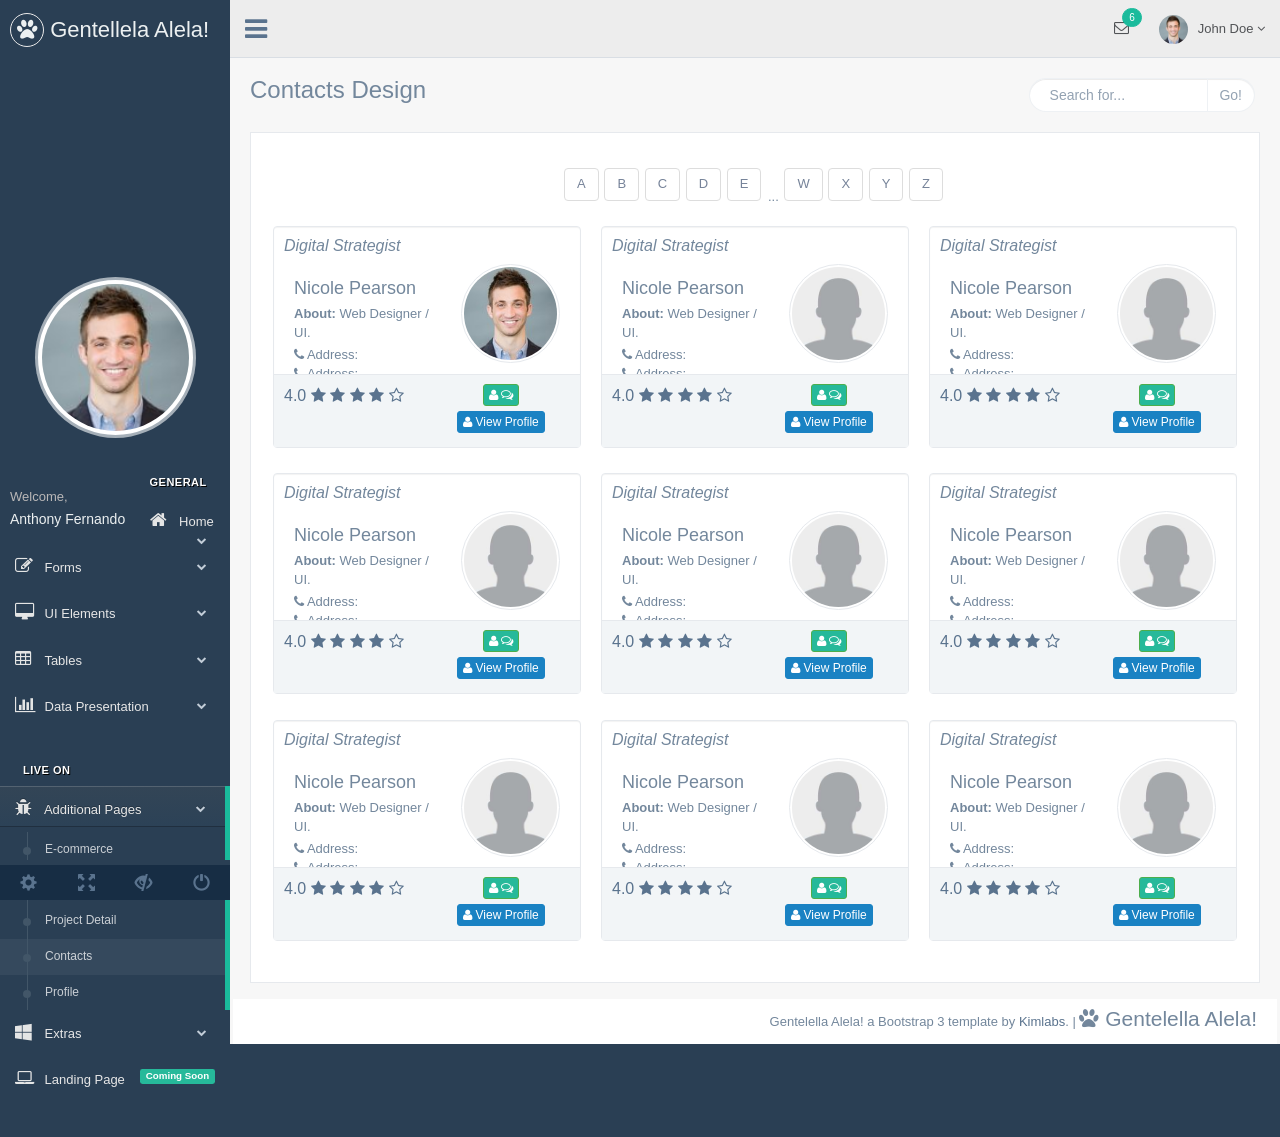
<file: contacts.html>
<!DOCTYPE html>
<html lang="en">

<head>
    <meta http-equiv="Content-Type" content="text/html; charset=UTF-8">
    <!-- Meta, title, CSS, favicons, etc. -->
    <meta charset="utf-8">
    <meta http-equiv="X-UA-Compatible" content="IE=edge">
    <meta name="viewport" content="width=device-width, initial-scale=1">

    <title>Gentallela Alela! | </title>

    <!-- Bootstrap core CSS -->

    <link href="css/bootstrap.min.css" rel="stylesheet">

    <link href="fonts/css/font-awesome.min.css" rel="stylesheet">
    <link href="css/animate.min.css" rel="stylesheet">

    <!-- Custom styling plus plugins -->
    <link href="css/custom.css" rel="stylesheet">
    <link href="css/icheck/flat/green.css" rel="stylesheet">


    <script src="js/jquery.min.js"></script>

    <!--[if lt IE 9]>
        <script src="../assets/js/ie8-responsive-file-warning.js"></script>
        <![endif]-->

    <!-- HTML5 shim and Respond.js for IE8 support of HTML5 elements and media queries -->
    <!--[if lt IE 9]>
          <script src="https://oss.maxcdn.com/html5shiv/3.7.2/html5shiv.min.js"></script>
          <script src="https://oss.maxcdn.com/respond/1.4.2/respond.min.js"></script>
        <![endif]-->

</head>


<body class="nav-md">

    <div class="container body">


        <div class="main_container">

            <div class="col-md-3 left_col">
                <div class="left_col scroll-view">

                    <div class="navbar nav_title" style="border: 0;">
                        <a href="index.html" class="site_title"><i class="fa fa-paw"></i> <span>Gentellela Alela!</span></a>
                    </div>
                    <div class="clearfix"></div>


                    <!-- menu prile quick info -->
                    <div class="profile">
                        <div class="profile_pic">
                            <img src="images/img.jpg" alt="..." class="img-circle profile_img">
                        </div>
                        <div class="profile_info">
                            <span>Welcome,</span>
                            <h2>Anthony Fernando</h2>
                        </div>
                    </div>
                    <!-- /menu prile quick info -->

                    <br />

                    <!-- sidebar menu -->
                    <div id="sidebar-menu" class="main_menu_side hidden-print main_menu">

                        <div class="menu_section">
                            <h3>General</h3>
                            <ul class="nav side-menu">
                                <li><a><i class="fa fa-home"></i> Home <span class="fa fa-chevron-down"></span></a>
                                    <ul class="nav child_menu" style="display: none">
                                        <li><a href="index.html">Dashboard</a>
                                        </li>
                                        <li><a href="index2.html">Dashboard2</a>
                                        </li>
                                        <li><a href="index3.html">Dashboard3</a>
                                        </li>
                                    </ul>
                                </li>
                                <li><a><i class="fa fa-edit"></i> Forms <span class="fa fa-chevron-down"></span></a>
                                    <ul class="nav child_menu" style="display: none">
                                        <li><a href="form.html">General Form</a>
                                        </li>
                                        <li><a href="form_advanced.html">Advanced Components</a>
                                        </li>
                                        <li><a href="form_validation.html">Form Validation</a>
                                        </li>
                                        <li><a href="form_wizards.html">Form Wizard</a>
                                        </li>
                                        <li><a href="form_upload.html">Form Upload</a>
                                        </li>
                                        <li><a href="form_buttons.html">Form Buttons</a>
                                        </li>
                                    </ul>
                                </li>
                                <li><a><i class="fa fa-desktop"></i> UI Elements <span class="fa fa-chevron-down"></span></a>
                                    <ul class="nav child_menu" style="display: none">
                                        <li><a href="general_elements.html">General Elements</a>
                                        </li>
                                        <li><a href="media_gallery.html">Media Gallery</a>
                                        </li>
                                        <li><a href="typography.html">Typography</a>
                                        </li>
                                        <li><a href="icons.html">Icons</a>
                                        </li>
                                        <li><a href="glyphicons.html">Glyphicons</a>
                                        </li>
                                        <li><a href="widgets.html">Widgets</a>
                                        </li>
                                        <li><a href="invoice.html">Invoice</a>
                                        </li>
                                        <li><a href="inbox.html">Inbox</a>
                                        </li>
                                        <li><a href="calender.html">Calender</a>
                                        </li>
                                    </ul>
                                </li>
                                <li><a><i class="fa fa-table"></i> Tables <span class="fa fa-chevron-down"></span></a>
                                    <ul class="nav child_menu" style="display: none">
                                        <li><a href="tables.html">Tables</a>
                                        </li>
                                        <li><a href="tables_dynamic.html">Table Dynamic</a>
                                        </li>
                                    </ul>
                                </li>
                                <li><a><i class="fa fa-bar-chart-o"></i> Data Presentation <span class="fa fa-chevron-down"></span></a>
                                    <ul class="nav child_menu" style="display: none">
                                        <li><a href="chartjs.html">Chart JS</a>
                                        </li>
                                        <li><a href="chartjs2.html">Chart JS2</a>
                                        </li>
                                        <li><a href="morisjs.html">Moris JS</a>
                                        </li>
                                        <li><a href="echarts.html">ECharts </a>
                                        </li>
                                        <li><a href="other_charts.html">Other Charts </a>
                                        </li>
                                    </ul>
                                </li>
                            </ul>
                        </div>
                        <div class="menu_section">
                            <h3>Live On</h3>
                            <ul class="nav side-menu">
                                <li><a><i class="fa fa-bug"></i> Additional Pages <span class="fa fa-chevron-down"></span></a>
                                    <ul class="nav child_menu" style="display: none">
                                        <li><a href="e_commerce.html">E-commerce</a>
                                        </li>
                                        <li><a href="projects.html">Projects</a>
                                        </li>
                                        <li><a href="project_detail.html">Project Detail</a>
                                        </li>
                                        <li><a href="contacts.html">Contacts</a>
                                        </li>
                                        <li><a href="profile.html">Profile</a>
                                        </li>
                                    </ul>
                                </li>
                                <li><a><i class="fa fa-windows"></i> Extras <span class="fa fa-chevron-down"></span></a>
                                    <ul class="nav child_menu" style="display: none">
                                        <li><a href="page_404.html">404 Error</a>
                                        </li>
                                        <li><a href="page_500.html">500 Error</a>
                                        </li>
                                        <li><a href="plain_page.html">Plain Page</a>
                                        </li>
                                        <li><a href="login.html">Login Page</a>
                                        </li>
                                        <li><a href="pricing_tables.html">Pricing Tables</a>
                                        </li>

                                    </ul>
                                </li>
                                <li><a><i class="fa fa-laptop"></i> Landing Page <span class="label label-success pull-right">Coming Soon</span></a>
                                </li>
                            </ul>
                        </div>

                    </div>
                    <!-- /sidebar menu -->

                    <!-- /menu footer buttons -->
                    <div class="sidebar-footer hidden-small">
                        <a data-toggle="tooltip" data-placement="top" title="Settings">
                            <span class="glyphicon glyphicon-cog" aria-hidden="true"></span>
                        </a>
                        <a data-toggle="tooltip" data-placement="top" title="FullScreen">
                            <span class="glyphicon glyphicon-fullscreen" aria-hidden="true"></span>
                        </a>
                        <a data-toggle="tooltip" data-placement="top" title="Lock">
                            <span class="glyphicon glyphicon-eye-close" aria-hidden="true"></span>
                        </a>
                        <a data-toggle="tooltip" data-placement="top" title="Logout">
                            <span class="glyphicon glyphicon-off" aria-hidden="true"></span>
                        </a>
                    </div>
                    <!-- /menu footer buttons -->
                </div>
            </div>

            <!-- top navigation -->
            <div class="top_nav">

                <div class="nav_menu">
                    <nav class="" role="navigation">
                        <div class="nav toggle">
                            <a id="menu_toggle"><i class="fa fa-bars"></i></a>
                        </div>

                        <ul class="nav navbar-nav navbar-right">
                            <li class="">
                                <a href="javascript:;" class="user-profile dropdown-toggle" data-toggle="dropdown" aria-expanded="false">
                                    <img src="images/img.jpg" alt="">John Doe
                                    <span class=" fa fa-angle-down"></span>
                                </a>
                                <ul class="dropdown-menu dropdown-usermenu animated fadeInDown pull-right">
                                    <li><a href="javascript:;">  Profile</a>
                                    </li>
                                    <li>
                                        <a href="javascript:;">
                                            <span class="badge bg-red pull-right">50%</span>
                                            <span>Settings</span>
                                        </a>
                                    </li>
                                    <li>
                                        <a href="javascript:;">Help</a>
                                    </li>
                                    <li><a href="login.html"><i class="fa fa-sign-out pull-right"></i> Log Out</a>
                                    </li>
                                </ul>
                            </li>

                            <li role="presentation" class="dropdown">
                                <a href="javascript:;" class="dropdown-toggle info-number" data-toggle="dropdown" aria-expanded="false">
                                    <i class="fa fa-envelope-o"></i>
                                    <span class="badge bg-green">6</span>
                                </a>
                                <ul id="menu1" class="dropdown-menu list-unstyled msg_list animated fadeInDown" role="menu">
                                    <li>
                                        <a>
                                            <span class="image">
                                        <img src="images/img.jpg" alt="Profile Image" />
                                    </span>
                                            <span>
                                        <span>John Smith</span>
                                            <span class="time">3 mins ago</span>
                                            </span>
                                            <span class="message">
                                        Film festivals used to be do-or-die moments for movie makers. They were where... 
                                    </span>
                                        </a>
                                    </li>
                                    <li>
                                        <a>
                                            <span class="image">
                                        <img src="images/img.jpg" alt="Profile Image" />
                                    </span>
                                            <span>
                                        <span>John Smith</span>
                                            <span class="time">3 mins ago</span>
                                            </span>
                                            <span class="message">
                                        Film festivals used to be do-or-die moments for movie makers. They were where... 
                                    </span>
                                        </a>
                                    </li>
                                    <li>
                                        <a>
                                            <span class="image">
                                        <img src="images/img.jpg" alt="Profile Image" />
                                    </span>
                                            <span>
                                        <span>John Smith</span>
                                            <span class="time">3 mins ago</span>
                                            </span>
                                            <span class="message">
                                        Film festivals used to be do-or-die moments for movie makers. They were where... 
                                    </span>
                                        </a>
                                    </li>
                                    <li>
                                        <a>
                                            <span class="image">
                                        <img src="images/img.jpg" alt="Profile Image" />
                                    </span>
                                            <span>
                                        <span>John Smith</span>
                                            <span class="time">3 mins ago</span>
                                            </span>
                                            <span class="message">
                                        Film festivals used to be do-or-die moments for movie makers. They were where... 
                                    </span>
                                        </a>
                                    </li>
                                    <li>
                                        <div class="text-center">
                                            <a>
                                                <strong>See All Alerts</strong>
                                                <i class="fa fa-angle-right"></i>
                                            </a>
                                        </div>
                                    </li>
                                </ul>
                            </li>

                        </ul>
                    </nav>
                </div>

            </div>
            <!-- /top navigation -->

            <!-- page content -->
            <div class="right_col" role="main">

                <div class="">
                    <div class="page-title">
                        <div class="title_left">
                            <h3>Contacts Design</h3>
                        </div>

                        <div class="title_right">
                            <div class="col-md-5 col-sm-5 col-xs-12 form-group pull-right top_search">
                                <div class="input-group">
                                    <input type="text" class="form-control" placeholder="Search for...">
                                    <span class="input-group-btn">
                            <button class="btn btn-default" type="button">Go!</button>
                        </span>
                                </div>
                            </div>
                        </div>
                    </div>
                    <div class="clearfix"></div>

                    <div class="row">
                        <div class="col-md-12">
                            <div class="x_panel">
                                <div class="x_content">

                                    <div class="row">

                                        <div class="col-md-12 col-sm-12 col-xs-12" style="text-align:center;">
                                            <ul class="pagination pagination-split">
                                                <li><a href="#">A</a>
                                                </li>
                                                <li><a href="#">B</a>
                                                </li>
                                                <li><a href="#">C</a>
                                                </li>
                                                <li><a href="#">D</a>
                                                </li>
                                                <li><a href="#">E</a>
                                                </li>
                                                <li>...</li>
                                                <li><a href="#">W</a>
                                                </li>
                                                <li><a href="#">X</a>
                                                </li>
                                                <li><a href="#">Y</a>
                                                </li>
                                                <li><a href="#">Z</a>
                                                </li>
                                            </ul>
                                        </div>
                                        <div class="clearfix"></div>


                                        <div class="col-md-4 col-sm-4 col-xs-12 animated fadeInDown">
                                            <div class="well profile_view">
                                                <div class="col-sm-12">
                                                    <h4 class="brief"><i>Digital Strategist</i></h4>
                                                    <div class="left col-xs-7">
                                                        <h2>Nicole Pearson</h2>
                                                        <p><strong>About: </strong> Web Designer / UI. </p>
                                                        <ul class="list-unstyled">
                                                            <li><i class="fa fa-phone"></i> Address: </li>
                                                            <li><i class="fa fa-phone"></i> Address: </li>

                                                        </ul>
                                                    </div>
                                                    <div class="right col-xs-5 text-center">
                                                        <img src="images/img.jpg" alt="" class="img-circle img-responsive">
                                                    </div>
                                                </div>
                                                <div class="col-xs-12 bottom text-center">
                                                    <div class="col-xs-12 col-sm-6 emphasis">
                                                        <p class="ratings">
                                                            <a>4.0</a>
                                                            <a href="#"><span class="fa fa-star"></span></a>
                                                            <a href="#"><span class="fa fa-star"></span></a>
                                                            <a href="#"><span class="fa fa-star"></span></a>
                                                            <a href="#"><span class="fa fa-star"></span></a>
                                                            <a href="#"><span class="fa fa-star-o"></span></a>
                                                        </p>
                                                    </div>
                                                    <div class="col-xs-12 col-sm-6 emphasis">
                                                        <button type="button" class="btn btn-success btn-xs"> <i class="fa fa-user">
                                                            </i> <i class="fa fa-comments-o"></i> </button>
                                                        <button type="button" class="btn btn-primary btn-xs"> <i class="fa fa-user">
                                                            </i> View Profile </button>
                                                    </div>
                                                </div>
                                            </div>
                                        </div>

                                        <div class="col-md-4 col-sm-4 col-xs-12 animated fadeInDown">
                                            <div class="well profile_view">
                                                <div class="col-sm-12">
                                                    <h4 class="brief"><i>Digital Strategist</i></h4>
                                                    <div class="left col-xs-7">
                                                        <h2>Nicole Pearson</h2>
                                                        <p><strong>About: </strong> Web Designer / UI. </p>
                                                        <ul class="list-unstyled">
                                                            <li><i class="fa fa-phone"></i> Address: </li>
                                                            <li><i class="fa fa-phone"></i> Address: </li>

                                                        </ul>
                                                    </div>
                                                    <div class="right col-xs-5 text-center">
                                                        <img src="images/user.png" alt="" class="img-circle img-responsive">
                                                    </div>
                                                </div>
                                                <div class="col-xs-12 bottom text-center">
                                                    <div class="col-xs-12 col-sm-6 emphasis">
                                                        <p class="ratings">
                                                            <a>4.0</a>
                                                            <a href="#"><span class="fa fa-star"></span></a>
                                                            <a href="#"><span class="fa fa-star"></span></a>
                                                            <a href="#"><span class="fa fa-star"></span></a>
                                                            <a href="#"><span class="fa fa-star"></span></a>
                                                            <a href="#"><span class="fa fa-star-o"></span></a>
                                                        </p>
                                                    </div>
                                                    <div class="col-xs-12 col-sm-6 emphasis">
                                                        <button type="button" class="btn btn-success btn-xs"> <i class="fa fa-user">
                                                            </i> <i class="fa fa-comments-o"></i> </button>
                                                        <button type="button" class="btn btn-primary btn-xs"> <i class="fa fa-user">
                                                            </i> View Profile </button>
                                                    </div>
                                                </div>
                                            </div>
                                        </div>

                                        <div class="col-md-4 col-sm-4 col-xs-12 animated fadeInDown">
                                            <div class="well profile_view">
                                                <div class="col-sm-12">
                                                    <h4 class="brief"><i>Digital Strategist</i></h4>
                                                    <div class="left col-xs-7">
                                                        <h2>Nicole Pearson</h2>
                                                        <p><strong>About: </strong> Web Designer / UI. </p>
                                                        <ul class="list-unstyled">
                                                            <li><i class="fa fa-phone"></i> Address: </li>
                                                            <li><i class="fa fa-phone"></i> Address: </li>

                                                        </ul>
                                                    </div>
                                                    <div class="right col-xs-5 text-center">
                                                        <img src="images/user.png" alt="" class="img-circle img-responsive">
                                                    </div>
                                                </div>
                                                <div class="col-xs-12 bottom text-center">
                                                    <div class="col-xs-12 col-sm-6 emphasis">
                                                        <p class="ratings">
                                                            <a>4.0</a>
                                                            <a href="#"><span class="fa fa-star"></span></a>
                                                            <a href="#"><span class="fa fa-star"></span></a>
                                                            <a href="#"><span class="fa fa-star"></span></a>
                                                            <a href="#"><span class="fa fa-star"></span></a>
                                                            <a href="#"><span class="fa fa-star-o"></span></a>
                                                        </p>
                                                    </div>
                                                    <div class="col-xs-12 col-sm-6 emphasis">
                                                        <button type="button" class="btn btn-success btn-xs"> <i class="fa fa-user">
                                                            </i> <i class="fa fa-comments-o"></i> </button>
                                                        <button type="button" class="btn btn-primary btn-xs"> <i class="fa fa-user">
                                                            </i> View Profile </button>
                                                    </div>
                                                </div>
                                            </div>
                                        </div>

                                        <div class="col-md-4 col-sm-4 col-xs-12 animated fadeInDown">
                                            <div class="well profile_view">
                                                <div class="col-sm-12">
                                                    <h4 class="brief"><i>Digital Strategist</i></h4>
                                                    <div class="left col-xs-7">
                                                        <h2>Nicole Pearson</h2>
                                                        <p><strong>About: </strong> Web Designer / UI. </p>
                                                        <ul class="list-unstyled">
                                                            <li><i class="fa fa-phone"></i> Address: </li>
                                                            <li><i class="fa fa-phone"></i> Address: </li>

                                                        </ul>
                                                    </div>
                                                    <div class="right col-xs-5 text-center">
                                                        <img src="images/user.png" alt="" class="img-circle img-responsive">
                                                    </div>
                                                </div>
                                                <div class="col-xs-12 bottom text-center">
                                                    <div class="col-xs-12 col-sm-6 emphasis">
                                                        <p class="ratings">
                                                            <a>4.0</a>
                                                            <a href="#"><span class="fa fa-star"></span></a>
                                                            <a href="#"><span class="fa fa-star"></span></a>
                                                            <a href="#"><span class="fa fa-star"></span></a>
                                                            <a href="#"><span class="fa fa-star"></span></a>
                                                            <a href="#"><span class="fa fa-star-o"></span></a>
                                                        </p>
                                                    </div>
                                                    <div class="col-xs-12 col-sm-6 emphasis">
                                                        <button type="button" class="btn btn-success btn-xs"> <i class="fa fa-user">
                                                            </i> <i class="fa fa-comments-o"></i> </button>
                                                        <button type="button" class="btn btn-primary btn-xs"> <i class="fa fa-user">
                                                            </i> View Profile </button>
                                                    </div>
                                                </div>
                                            </div>
                                        </div>

                                        <div class="col-md-4 col-sm-4 col-xs-12 animated fadeInDown">
                                            <div class="well profile_view">
                                                <div class="col-sm-12">
                                                    <h4 class="brief"><i>Digital Strategist</i></h4>
                                                    <div class="left col-xs-7">
                                                        <h2>Nicole Pearson</h2>
                                                        <p><strong>About: </strong> Web Designer / UI. </p>
                                                        <ul class="list-unstyled">
                                                            <li><i class="fa fa-phone"></i> Address: </li>
                                                            <li><i class="fa fa-phone"></i> Address: </li>

                                                        </ul>
                                                    </div>
                                                    <div class="right col-xs-5 text-center">
                                                        <img src="images/user.png" alt="" class="img-circle img-responsive">
                                                    </div>
                                                </div>
                                                <div class="col-xs-12 bottom text-center">
                                                    <div class="col-xs-12 col-sm-6 emphasis">
                                                        <p class="ratings">
                                                            <a>4.0</a>
                                                            <a href="#"><span class="fa fa-star"></span></a>
                                                            <a href="#"><span class="fa fa-star"></span></a>
                                                            <a href="#"><span class="fa fa-star"></span></a>
                                                            <a href="#"><span class="fa fa-star"></span></a>
                                                            <a href="#"><span class="fa fa-star-o"></span></a>
                                                        </p>
                                                    </div>
                                                    <div class="col-xs-12 col-sm-6 emphasis">
                                                        <button type="button" class="btn btn-success btn-xs"> <i class="fa fa-user">
                                                            </i> <i class="fa fa-comments-o"></i> </button>
                                                        <button type="button" class="btn btn-primary btn-xs"> <i class="fa fa-user">
                                                            </i> View Profile </button>
                                                    </div>
                                                </div>
                                            </div>
                                        </div>

                                        <div class="col-md-4 col-sm-4 col-xs-12 animated fadeInDown">
                                            <div class="well profile_view">
                                                <div class="col-sm-12">
                                                    <h4 class="brief"><i>Digital Strategist</i></h4>
                                                    <div class="left col-xs-7">
                                                        <h2>Nicole Pearson</h2>
                                                        <p><strong>About: </strong> Web Designer / UI. </p>
                                                        <ul class="list-unstyled">
                                                            <li><i class="fa fa-phone"></i> Address: </li>
                                                            <li><i class="fa fa-phone"></i> Address: </li>

                                                        </ul>
                                                    </div>
                                                    <div class="right col-xs-5 text-center">
                                                        <img src="images/user.png" alt="" class="img-circle img-responsive">
                                                    </div>
                                                </div>
                                                <div class="col-xs-12 bottom text-center">
                                                    <div class="col-xs-12 col-sm-6 emphasis">
                                                        <p class="ratings">
                                                            <a>4.0</a>
                                                            <a href="#"><span class="fa fa-star"></span></a>
                                                            <a href="#"><span class="fa fa-star"></span></a>
                                                            <a href="#"><span class="fa fa-star"></span></a>
                                                            <a href="#"><span class="fa fa-star"></span></a>
                                                            <a href="#"><span class="fa fa-star-o"></span></a>
                                                        </p>
                                                    </div>
                                                    <div class="col-xs-12 col-sm-6 emphasis">
                                                        <button type="button" class="btn btn-success btn-xs"> <i class="fa fa-user">
                                                            </i> <i class="fa fa-comments-o"></i> </button>
                                                        <button type="button" class="btn btn-primary btn-xs"> <i class="fa fa-user">
                                                            </i> View Profile </button>
                                                    </div>
                                                </div>
                                            </div>
                                        </div>

                                        <div class="col-md-4 col-sm-4 col-xs-12 animated fadeInDown">
                                            <div class="well profile_view">
                                                <div class="col-sm-12">
                                                    <h4 class="brief"><i>Digital Strategist</i></h4>
                                                    <div class="left col-xs-7">
                                                        <h2>Nicole Pearson</h2>
                                                        <p><strong>About: </strong> Web Designer / UI. </p>
                                                        <ul class="list-unstyled">
                                                            <li><i class="fa fa-phone"></i> Address: </li>
                                                            <li><i class="fa fa-phone"></i> Address: </li>

                                                        </ul>
                                                    </div>
                                                    <div class="right col-xs-5 text-center">
                                                        <img src="images/user.png" alt="" class="img-circle img-responsive">
                                                    </div>
                                                </div>
                                                <div class="col-xs-12 bottom text-center">
                                                    <div class="col-xs-12 col-sm-6 emphasis">
                                                        <p class="ratings">
                                                            <a>4.0</a>
                                                            <a href="#"><span class="fa fa-star"></span></a>
                                                            <a href="#"><span class="fa fa-star"></span></a>
                                                            <a href="#"><span class="fa fa-star"></span></a>
                                                            <a href="#"><span class="fa fa-star"></span></a>
                                                            <a href="#"><span class="fa fa-star-o"></span></a>
                                                        </p>
                                                    </div>
                                                    <div class="col-xs-12 col-sm-6 emphasis">
                                                        <button type="button" class="btn btn-success btn-xs"> <i class="fa fa-user">
                                                            </i> <i class="fa fa-comments-o"></i> </button>
                                                        <button type="button" class="btn btn-primary btn-xs"> <i class="fa fa-user">
                                                            </i> View Profile </button>
                                                    </div>
                                                </div>
                                            </div>
                                        </div>

                                        <div class="col-md-4 col-sm-4 col-xs-12 animated fadeInDown">
                                            <div class="well profile_view">
                                                <div class="col-sm-12">
                                                    <h4 class="brief"><i>Digital Strategist</i></h4>
                                                    <div class="left col-xs-7">
                                                        <h2>Nicole Pearson</h2>
                                                        <p><strong>About: </strong> Web Designer / UI. </p>
                                                        <ul class="list-unstyled">
                                                            <li><i class="fa fa-phone"></i> Address: </li>
                                                            <li><i class="fa fa-phone"></i> Address: </li>

                                                        </ul>
                                                    </div>
                                                    <div class="right col-xs-5 text-center">
                                                        <img src="images/user.png" alt="" class="img-circle img-responsive">
                                                    </div>
                                                </div>
                                                <div class="col-xs-12 bottom text-center">
                                                    <div class="col-xs-12 col-sm-6 emphasis">
                                                        <p class="ratings">
                                                            <a>4.0</a>
                                                            <a href="#"><span class="fa fa-star"></span></a>
                                                            <a href="#"><span class="fa fa-star"></span></a>
                                                            <a href="#"><span class="fa fa-star"></span></a>
                                                            <a href="#"><span class="fa fa-star"></span></a>
                                                            <a href="#"><span class="fa fa-star-o"></span></a>
                                                        </p>
                                                    </div>
                                                    <div class="col-xs-12 col-sm-6 emphasis">
                                                        <button type="button" class="btn btn-success btn-xs"> <i class="fa fa-user">
                                                            </i> <i class="fa fa-comments-o"></i> </button>
                                                        <button type="button" class="btn btn-primary btn-xs"> <i class="fa fa-user">
                                                            </i> View Profile </button>
                                                    </div>
                                                </div>
                                            </div>
                                        </div>

                                        <div class="col-md-4 col-sm-4 col-xs-12 animated fadeInDown">
                                            <div class="well profile_view">
                                                <div class="col-sm-12">
                                                    <h4 class="brief"><i>Digital Strategist</i></h4>
                                                    <div class="left col-xs-7">
                                                        <h2>Nicole Pearson</h2>
                                                        <p><strong>About: </strong> Web Designer / UI. </p>
                                                        <ul class="list-unstyled">
                                                            <li><i class="fa fa-phone"></i> Address: </li>
                                                            <li><i class="fa fa-phone"></i> Address: </li>

                                                        </ul>
                                                    </div>
                                                    <div class="right col-xs-5 text-center">
                                                        <img src="images/user.png" alt="" class="img-circle img-responsive">
                                                    </div>
                                                </div>
                                                <div class="col-xs-12 bottom text-center">
                                                    <div class="col-xs-12 col-sm-6 emphasis">
                                                        <p class="ratings">
                                                            <a>4.0</a>
                                                            <a href="#"><span class="fa fa-star"></span></a>
                                                            <a href="#"><span class="fa fa-star"></span></a>
                                                            <a href="#"><span class="fa fa-star"></span></a>
                                                            <a href="#"><span class="fa fa-star"></span></a>
                                                            <a href="#"><span class="fa fa-star-o"></span></a>
                                                        </p>
                                                    </div>
                                                    <div class="col-xs-12 col-sm-6 emphasis">
                                                        <button type="button" class="btn btn-success btn-xs"> <i class="fa fa-user">
                                                            </i> <i class="fa fa-comments-o"></i> </button>
                                                        <button type="button" class="btn btn-primary btn-xs"> <i class="fa fa-user">
                                                            </i> View Profile </button>
                                                    </div>
                                                </div>
                                            </div>
                                        </div>
                                    </div>

                                </div>
                            </div>
                        </div>
                    </div>
                </div>

                <!-- footer content -->
                <footer>
                    <div class="">
                        <p class="pull-right">Gentelella Alela! a Bootstrap 3 template by <a>Kimlabs</a>. |
                            <span class="lead"> <i class="fa fa-paw"></i> Gentelella Alela!</span>
                        </p>
                    </div>
                    <div class="clearfix"></div>
                </footer>
                <!-- /footer content -->

            </div>
            <!-- /page content -->
        </div>

    </div>

    <div id="custom_notifications" class="custom-notifications dsp_none">
        <ul class="list-unstyled notifications clearfix" data-tabbed_notifications="notif-group">
        </ul>
        <div class="clearfix"></div>
        <div id="notif-group" class="tabbed_notifications"></div>
    </div>

    <script src="js/bootstrap.min.js"></script>

    <!-- chart js -->
    <script src="js/chartjs/chart.min.js"></script>
    <!-- bootstrap progress js -->
    <script src="js/progressbar/bootstrap-progressbar.min.js"></script>
    <script src="js/nicescroll/jquery.nicescroll.min.js"></script>
    <!-- icheck -->
    <script src="js/icheck/icheck.min.js"></script>

    <script src="js/custom.js"></script>

</body>

</html>
</file>
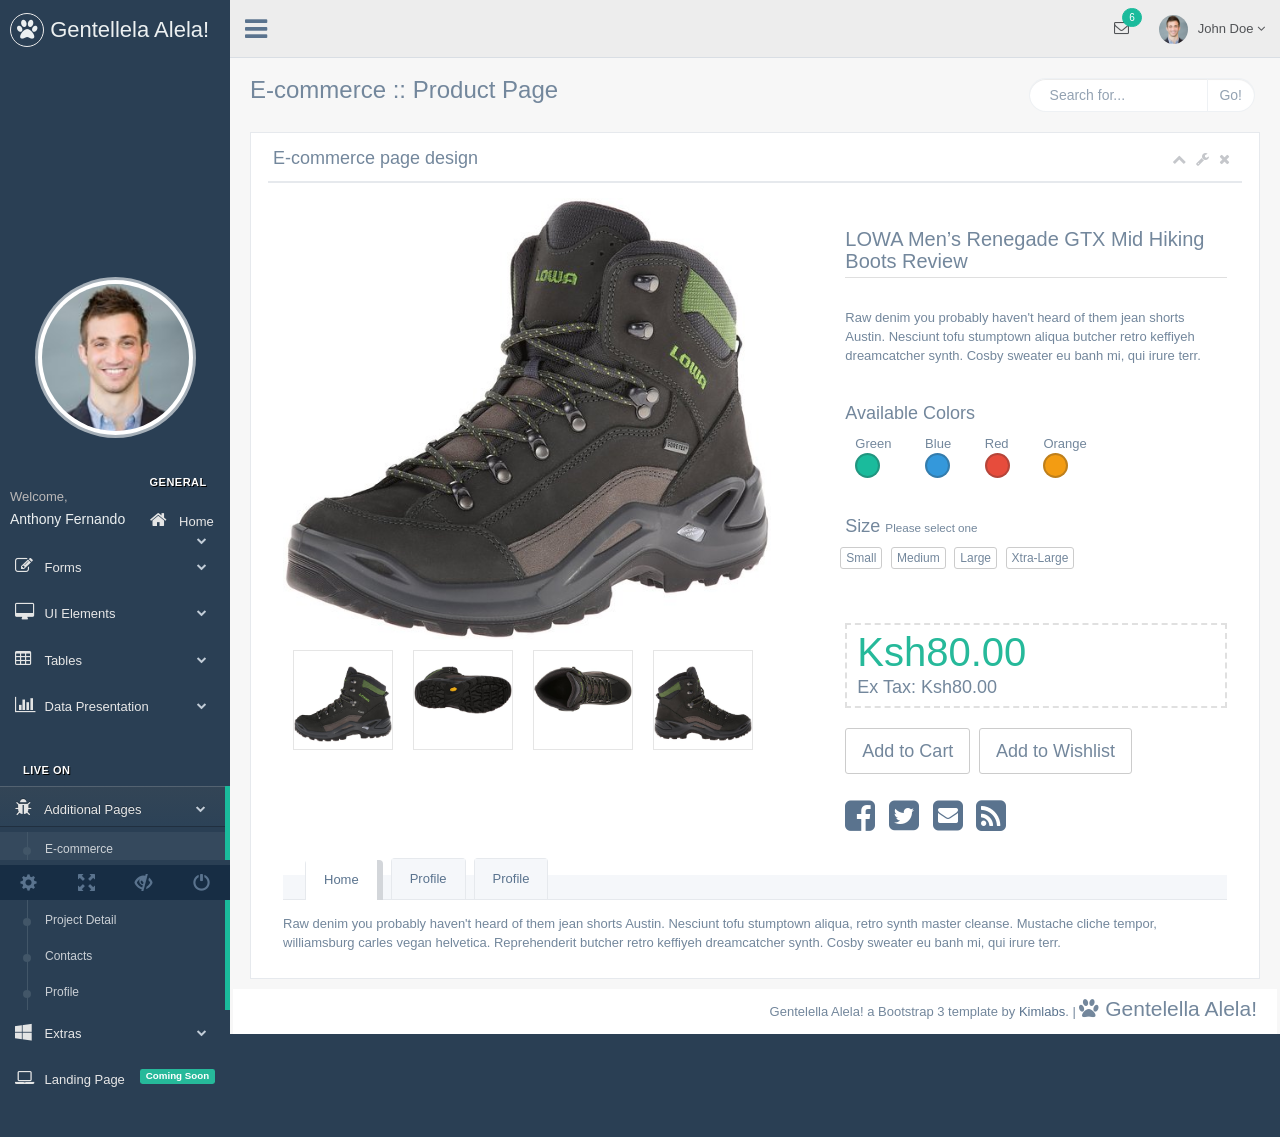
<file: e_commerce.html>
<!DOCTYPE html>
<html lang="en">

<head>
    <meta http-equiv="Content-Type" content="text/html; charset=UTF-8">
    <!-- Meta, title, CSS, favicons, etc. -->
    <meta charset="utf-8">
    <meta http-equiv="X-UA-Compatible" content="IE=edge">
    <meta name="viewport" content="width=device-width, initial-scale=1">

    <title>Gentallela Alela! | </title>

    <!-- Bootstrap core CSS -->

    <link href="css/bootstrap.min.css" rel="stylesheet">

    <link href="fonts/css/font-awesome.min.css" rel="stylesheet">
    <link href="css/animate.min.css" rel="stylesheet">

    <!-- Custom styling plus plugins -->
    <link href="css/custom.css" rel="stylesheet">
    <link href="css/icheck/flat/green.css" rel="stylesheet">


    <script src="js/jquery.min.js"></script>

    <!--[if lt IE 9]>
        <script src="../assets/js/ie8-responsive-file-warning.js"></script>
        <![endif]-->

    <!-- HTML5 shim and Respond.js for IE8 support of HTML5 elements and media queries -->
    <!--[if lt IE 9]>
          <script src="https://oss.maxcdn.com/html5shiv/3.7.2/html5shiv.min.js"></script>
          <script src="https://oss.maxcdn.com/respond/1.4.2/respond.min.js"></script>
        <![endif]-->

</head>


<body class="nav-md">

    <div class="container body">


        <div class="main_container">

            <div class="col-md-3 left_col">
                <div class="left_col scroll-view">

                    <div class="navbar nav_title" style="border: 0;">
                        <a href="index.html" class="site_title"><i class="fa fa-paw"></i> <span>Gentellela Alela!</span></a>
                    </div>
                    <div class="clearfix"></div>


                    <!-- menu prile quick info -->
                    <div class="profile">
                        <div class="profile_pic">
                            <img src="images/img.jpg" alt="..." class="img-circle profile_img">
                        </div>
                        <div class="profile_info">
                            <span>Welcome,</span>
                            <h2>Anthony Fernando</h2>
                        </div>
                    </div>
                    <!-- /menu prile quick info -->

                    <br />

                    <!-- sidebar menu -->
                    <div id="sidebar-menu" class="main_menu_side hidden-print main_menu">

                        <div class="menu_section">
                            <h3>General</h3>
                            <ul class="nav side-menu">
                                <li><a><i class="fa fa-home"></i> Home <span class="fa fa-chevron-down"></span></a>
                                    <ul class="nav child_menu" style="display: none">
                                        <li><a href="index.html">Dashboard</a>
                                        </li>
                                        <li><a href="index2.html">Dashboard2</a>
                                        </li>
                                        <li><a href="index3.html">Dashboard3</a>
                                        </li>
                                    </ul>
                                </li>
                                <li><a><i class="fa fa-edit"></i> Forms <span class="fa fa-chevron-down"></span></a>
                                    <ul class="nav child_menu" style="display: none">
                                        <li><a href="form.html">General Form</a>
                                        </li>
                                        <li><a href="form_advanced.html">Advanced Components</a>
                                        </li>
                                        <li><a href="form_validation.html">Form Validation</a>
                                        </li>
                                        <li><a href="form_wizards.html">Form Wizard</a>
                                        </li>
                                        <li><a href="form_upload.html">Form Upload</a>
                                        </li>
                                        <li><a href="form_buttons.html">Form Buttons</a>
                                        </li>
                                    </ul>
                                </li>
                                <li><a><i class="fa fa-desktop"></i> UI Elements <span class="fa fa-chevron-down"></span></a>
                                    <ul class="nav child_menu" style="display: none">
                                        <li><a href="general_elements.html">General Elements</a>
                                        </li>
                                        <li><a href="media_gallery.html">Media Gallery</a>
                                        </li>
                                        <li><a href="typography.html">Typography</a>
                                        </li>
                                        <li><a href="icons.html">Icons</a>
                                        </li>
                                        <li><a href="glyphicons.html">Glyphicons</a>
                                        </li>
                                        <li><a href="widgets.html">Widgets</a>
                                        </li>
                                        <li><a href="invoice.html">Invoice</a>
                                        </li>
                                        <li><a href="inbox.html">Inbox</a>
                                        </li>
                                        <li><a href="calender.html">Calender</a>
                                        </li>
                                    </ul>
                                </li>
                                <li><a><i class="fa fa-table"></i> Tables <span class="fa fa-chevron-down"></span></a>
                                    <ul class="nav child_menu" style="display: none">
                                        <li><a href="tables.html">Tables</a>
                                        </li>
                                        <li><a href="tables_dynamic.html">Table Dynamic</a>
                                        </li>
                                    </ul>
                                </li>
                                <li><a><i class="fa fa-bar-chart-o"></i> Data Presentation <span class="fa fa-chevron-down"></span></a>
                                    <ul class="nav child_menu" style="display: none">
                                        <li><a href="chartjs.html">Chart JS</a>
                                        </li>
                                        <li><a href="chartjs2.html">Chart JS2</a>
                                        </li>
                                        <li><a href="morisjs.html">Moris JS</a>
                                        </li>
                                        <li><a href="echarts.html">ECharts </a>
                                        </li>
                                        <li><a href="other_charts.html">Other Charts </a>
                                        </li>
                                    </ul>
                                </li>
                            </ul>
                        </div>
                        <div class="menu_section">
                            <h3>Live On</h3>
                            <ul class="nav side-menu">
                                <li><a><i class="fa fa-bug"></i> Additional Pages <span class="fa fa-chevron-down"></span></a>
                                    <ul class="nav child_menu" style="display: none">
                                        <li><a href="e_commerce.html">E-commerce</a>
                                        </li>
                                        <li><a href="projects.html">Projects</a>
                                        </li>
                                        <li><a href="project_detail.html">Project Detail</a>
                                        </li>
                                        <li><a href="contacts.html">Contacts</a>
                                        </li>
                                        <li><a href="profile.html">Profile</a>
                                        </li>
                                    </ul>
                                </li>
                                <li><a><i class="fa fa-windows"></i> Extras <span class="fa fa-chevron-down"></span></a>
                                    <ul class="nav child_menu" style="display: none">
                                        <li><a href="page_404.html">404 Error</a>
                                        </li>
                                        <li><a href="page_500.html">500 Error</a>
                                        </li>
                                        <li><a href="plain_page.html">Plain Page</a>
                                        </li>
                                        <li><a href="login.html">Login Page</a>
                                        </li>
                                        <li><a href="pricing_tables.html">Pricing Tables</a>
                                        </li>

                                    </ul>
                                </li>
                                <li><a><i class="fa fa-laptop"></i> Landing Page <span class="label label-success pull-right">Coming Soon</span></a>
                                </li>
                            </ul>
                        </div>

                    </div>
                    <!-- /sidebar menu -->

                    <!-- /menu footer buttons -->
                    <div class="sidebar-footer hidden-small">
                        <a data-toggle="tooltip" data-placement="top" title="Settings">
                            <span class="glyphicon glyphicon-cog" aria-hidden="true"></span>
                        </a>
                        <a data-toggle="tooltip" data-placement="top" title="FullScreen">
                            <span class="glyphicon glyphicon-fullscreen" aria-hidden="true"></span>
                        </a>
                        <a data-toggle="tooltip" data-placement="top" title="Lock">
                            <span class="glyphicon glyphicon-eye-close" aria-hidden="true"></span>
                        </a>
                        <a data-toggle="tooltip" data-placement="top" title="Logout">
                            <span class="glyphicon glyphicon-off" aria-hidden="true"></span>
                        </a>
                    </div>
                    <!-- /menu footer buttons -->
                </div>
            </div>

            <!-- top navigation -->
            <div class="top_nav">

                <div class="nav_menu">
                    <nav class="" role="navigation">
                        <div class="nav toggle">
                            <a id="menu_toggle"><i class="fa fa-bars"></i></a>
                        </div>

                        <ul class="nav navbar-nav navbar-right">
                            <li class="">
                                <a href="javascript:;" class="user-profile dropdown-toggle" data-toggle="dropdown" aria-expanded="false">
                                    <img src="images/img.jpg" alt="">John Doe
                                    <span class=" fa fa-angle-down"></span>
                                </a>
                                <ul class="dropdown-menu dropdown-usermenu animated fadeInDown pull-right">
                                    <li><a href="javascript:;">  Profile</a>
                                    </li>
                                    <li>
                                        <a href="javascript:;">
                                            <span class="badge bg-red pull-right">50%</span>
                                            <span>Settings</span>
                                        </a>
                                    </li>
                                    <li>
                                        <a href="javascript:;">Help</a>
                                    </li>
                                    <li><a href="login.html"><i class="fa fa-sign-out pull-right"></i> Log Out</a>
                                    </li>
                                </ul>
                            </li>

                            <li role="presentation" class="dropdown">
                                <a href="javascript:;" class="dropdown-toggle info-number" data-toggle="dropdown" aria-expanded="false">
                                    <i class="fa fa-envelope-o"></i>
                                    <span class="badge bg-green">6</span>
                                </a>
                                <ul id="menu1" class="dropdown-menu list-unstyled msg_list animated fadeInDown" role="menu">
                                    <li>
                                        <a>
                                            <span class="image">
                                        <img src="images/img.jpg" alt="Profile Image" />
                                    </span>
                                            <span>
                                        <span>John Smith</span>
                                            <span class="time">3 mins ago</span>
                                            </span>
                                            <span class="message">
                                        Film festivals used to be do-or-die moments for movie makers. They were where... 
                                    </span>
                                        </a>
                                    </li>
                                    <li>
                                        <a>
                                            <span class="image">
                                        <img src="images/img.jpg" alt="Profile Image" />
                                    </span>
                                            <span>
                                        <span>John Smith</span>
                                            <span class="time">3 mins ago</span>
                                            </span>
                                            <span class="message">
                                        Film festivals used to be do-or-die moments for movie makers. They were where... 
                                    </span>
                                        </a>
                                    </li>
                                    <li>
                                        <a>
                                            <span class="image">
                                        <img src="images/img.jpg" alt="Profile Image" />
                                    </span>
                                            <span>
                                        <span>John Smith</span>
                                            <span class="time">3 mins ago</span>
                                            </span>
                                            <span class="message">
                                        Film festivals used to be do-or-die moments for movie makers. They were where... 
                                    </span>
                                        </a>
                                    </li>
                                    <li>
                                        <a>
                                            <span class="image">
                                        <img src="images/img.jpg" alt="Profile Image" />
                                    </span>
                                            <span>
                                        <span>John Smith</span>
                                            <span class="time">3 mins ago</span>
                                            </span>
                                            <span class="message">
                                        Film festivals used to be do-or-die moments for movie makers. They were where... 
                                    </span>
                                        </a>
                                    </li>
                                    <li>
                                        <div class="text-center">
                                            <a>
                                                <strong>See All Alerts</strong>
                                                <i class="fa fa-angle-right"></i>
                                            </a>
                                        </div>
                                    </li>
                                </ul>
                            </li>

                        </ul>
                    </nav>
                </div>

            </div>
            <!-- /top navigation -->

            <!-- page content -->
            <div class="right_col" role="main">

                <div class="">
                    <div class="page-title">
                        <div class="title_left">
                            <h3>E-commerce :: Product Page</h3>
                        </div>

                        <div class="title_right">
                            <div class="col-md-5 col-sm-5 col-xs-12 form-group pull-right top_search">
                                <div class="input-group">
                                    <input type="text" class="form-control" placeholder="Search for...">
                                    <span class="input-group-btn">
                            <button class="btn btn-default" type="button">Go!</button>
                        </span>
                                </div>
                            </div>
                        </div>
                    </div>
                    <div class="clearfix"></div>

                    <div class="row">
                        <div class="col-md-12 col-sm-12 col-xs-12">
                            <div class="x_panel">
                                <div class="x_title">
                                    <h2>E-commerce page design</h2>
                                    <ul class="nav navbar-right panel_toolbox">
                                        <li><a href="#"><i class="fa fa-chevron-up"></i></a>
                                        </li>
                                        <li class="dropdown">
                                            <a href="#" class="dropdown-toggle" data-toggle="dropdown" role="button" aria-expanded="false"><i class="fa fa-wrench"></i></a>
                                            <ul class="dropdown-menu" role="menu">
                                                <li><a href="#">Settings 1</a>
                                                </li>
                                                <li><a href="#">Settings 2</a>
                                                </li>
                                            </ul>
                                        </li>
                                        <li><a href="#"><i class="fa fa-close"></i></a>
                                        </li>
                                    </ul>
                                    <div class="clearfix"></div>
                                </div>
                                <div class="x_content">

                                    <div class="col-md-7 col-sm-7 col-xs-12">
                                        <div class="product-image">
                                            <img src="images/prod1.jpg" alt="..." />
                                        </div>
                                        <div class="product_gallery">
                                            <a>
                                                <img src="images/prod2.jpg" alt="..." />
                                            </a>
                                            <a>
                                                <img src="images/prod3.jpg" alt="..." />
                                            </a>
                                            <a>
                                                <img src="images/prod4.jpg" alt="..." />
                                            </a>
                                            <a>
                                                <img src="images/prod5.jpg" alt="..." />
                                            </a>
                                        </div>
                                    </div>

                                    <div class="col-md-5 col-sm-5 col-xs-12" style="border:0px solid #e5e5e5;">

                                        <h3 class="prod_title">LOWA Men’s Renegade GTX Mid Hiking Boots Review</h3>

                                        <p>Raw denim you probably haven't heard of them jean shorts Austin. Nesciunt tofu stumptown aliqua butcher retro keffiyeh dreamcatcher synth. Cosby sweater eu banh mi, qui irure terr.</p>
                                        <br />

                                        <div class="">
                                            <h2>Available Colors</h2>
                                            <ul class="list-inline prod_color">
                                                <li>
                                                    <p>Green</p>
                                                    <div class="color bg-green"></div>
                                                </li>
                                                <li>
                                                    <p>Blue</p>
                                                    <div class="color bg-blue"></div>
                                                </li>
                                                <li>
                                                    <p>Red</p>
                                                    <div class="color bg-red"></div>
                                                </li>
                                                <li>
                                                    <p>Orange</p>
                                                    <div class="color bg-orange"></div>
                                                </li>

                                            </ul>
                                        </div>
                                        <br />

                                        <div class="">
                                            <h2>Size <small>Please select one</small></h2>
                                            <ul class="list-inline prod_size">
                                                <li>
                                                    <button type="button" class="btn btn-default btn-xs">Small</button>
                                                </li>
                                                <li>
                                                    <button type="button" class="btn btn-default btn-xs">Medium</button>
                                                </li>
                                                <li>
                                                    <button type="button" class="btn btn-default btn-xs">Large</button>
                                                </li>
                                                <li>
                                                    <button type="button" class="btn btn-default btn-xs">Xtra-Large</button>
                                                </li>
                                            </ul>
                                        </div>
                                        <br />

                                        <div class="">
                                            <div class="product_price">
                                                <h1 class="price">Ksh80.00</h1>
                                                <span class="price-tax">Ex Tax: Ksh80.00</span>
                                                <br>
                                            </div>
                                        </div>

                                        <div class="">
                                            <button type="button" class="btn btn-default btn-lg">Add to Cart</button>
                                            <button type="button" class="btn btn-default btn-lg">Add to Wishlist</button>
                                        </div>

                                        <div class="product_social">
                                            <ul class="list-inline">
                                                <li><a href="#"><i class="fa fa-facebook-square"></i></a>
                                                </li>
                                                <li><a href="#"><i class="fa fa-twitter-square"></i></a>
                                                </li>
                                                <li><a href="#"><i class="fa fa-envelope-square"></i></a>
                                                </li>
                                                <li><a href="#"><i class="fa fa-rss-square"></i></a>
                                                </li>
                                            </ul>
                                        </div>

                                    </div>


                                    <div class="col-md-12">

                                        <div class="" role="tabpanel" data-example-id="togglable-tabs">
                                            <ul id="myTab" class="nav nav-tabs bar_tabs" role="tablist">
                                                <li role="presentation" class="active"><a href="#tab_content1" id="home-tab" role="tab" data-toggle="tab" aria-expanded="true">Home</a>
                                                </li>
                                                <li role="presentation" class=""><a href="#tab_content2" role="tab" id="profile-tab" data-toggle="tab" aria-expanded="false">Profile</a>
                                                </li>
                                                <li role="presentation" class=""><a href="#tab_content3" role="tab" id="profile-tab2" data-toggle="tab"  aria-expanded="false">Profile</a>
                                                </li>
                                            </ul>
                                            <div id="myTabContent" class="tab-content">
                                                <div role="tabpanel" class="tab-pane fade active in" id="tab_content1" aria-labelledby="home-tab">
                                                    <p>Raw denim you probably haven't heard of them jean shorts Austin. Nesciunt tofu stumptown aliqua, retro synth master cleanse. Mustache cliche tempor, williamsburg carles vegan helvetica. Reprehenderit butcher retro keffiyeh dreamcatcher synth. Cosby sweater eu banh mi, qui irure terr.</p>
                                                </div>
                                                <div role="tabpanel" class="tab-pane fade" id="tab_content2" aria-labelledby="profile-tab">
                                                    <p>Food truck fixie locavore, accusamus mcsweeney's marfa nulla single-origin coffee squid. Exercitation +1 labore velit, blog sartorial PBR leggings next level wes anderson artisan four loko farm-to-table craft beer twee. Qui photo booth letterpress, commodo enim craft beer mlkshk aliquip</p>
                                                </div>
                                                <div role="tabpanel" class="tab-pane fade" id="tab_content3" aria-labelledby="profile-tab">
                                                    <p>xxFood truck fixie locavore, accusamus mcsweeney's marfa nulla single-origin coffee squid. Exercitation +1 labore velit, blog sartorial PBR leggings next level wes anderson artisan four loko farm-to-table craft beer twee. Qui photo booth letterpress, commodo enim craft beer mlkshk </p>
                                                </div>
                                            </div>
                                        </div>

                                    </div>
                                </div>
                            </div>
                        </div>
                    </div>
                </div>

                <!-- footer content -->
                <footer>
                    <div class="">
                        <p class="pull-right">Gentelella Alela! a Bootstrap 3 template by <a>Kimlabs</a>. |
                            <span class="lead"> <i class="fa fa-paw"></i> Gentelella Alela!</span>
                        </p>
                    </div>
                    <div class="clearfix"></div>
                </footer>
                <!-- /footer content -->

            </div>
            <!-- /page content -->
        </div>

    </div>

    <div id="custom_notifications" class="custom-notifications dsp_none">
        <ul class="list-unstyled notifications clearfix" data-tabbed_notifications="notif-group">
        </ul>
        <div class="clearfix"></div>
        <div id="notif-group" class="tabbed_notifications"></div>
    </div>

    <script src="js/bootstrap.min.js"></script>

    <!-- chart js -->
    <script src="js/chartjs/chart.min.js"></script>
    <!-- bootstrap progress js -->
    <script src="js/progressbar/bootstrap-progressbar.min.js"></script>
    <script src="js/nicescroll/jquery.nicescroll.min.js"></script>
    <!-- icheck -->
    <script src="js/icheck/icheck.min.js"></script>

    <script src="js/custom.js"></script>

</body>

</html>
</file>
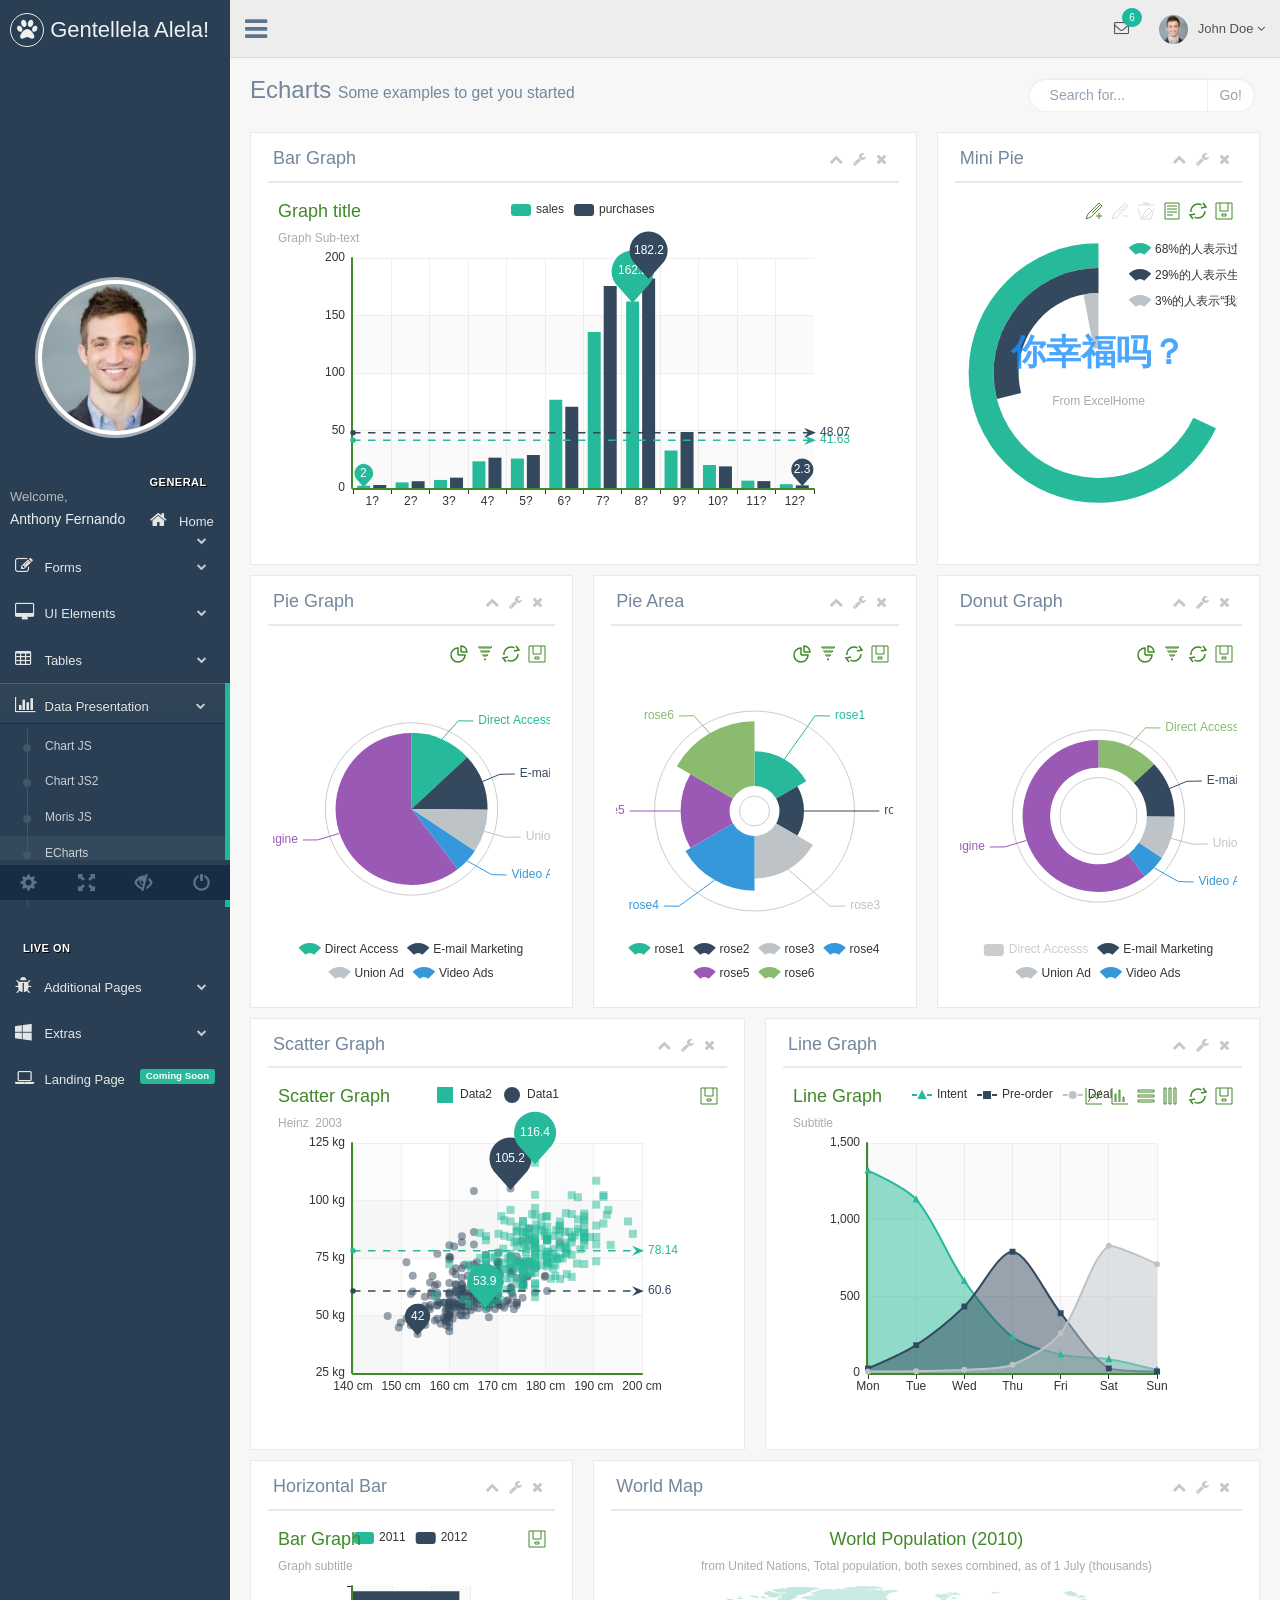
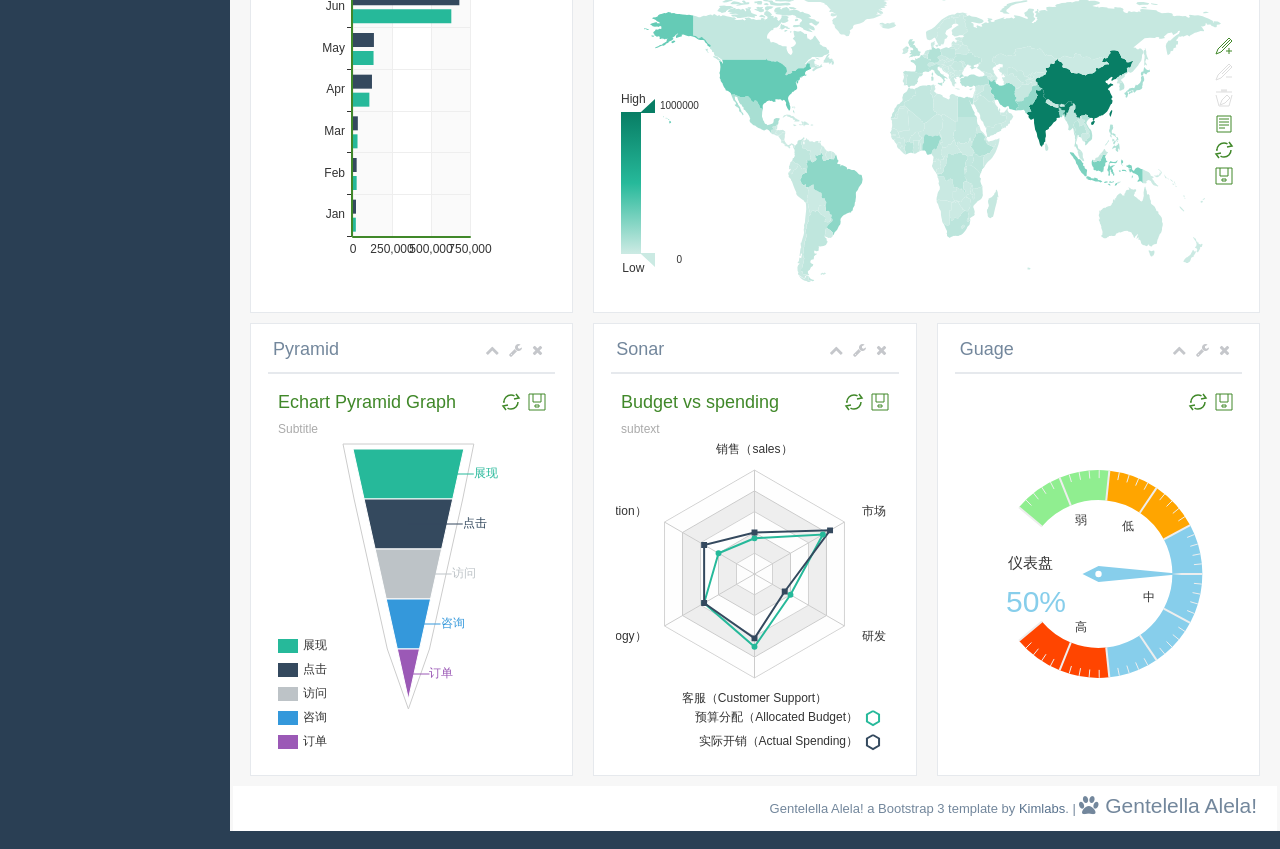
<file: echarts.html>
<!DOCTYPE html>
<html lang="en">

<head>
    <meta http-equiv="Content-Type" content="text/html; charset=UTF-8">
    <!-- Meta, title, CSS, favicons, etc. -->
    <meta charset="utf-8">
    <meta http-equiv="X-UA-Compatible" content="IE=edge">
    <meta name="viewport" content="width=device-width, initial-scale=1">

    <title>Gentallela Alela! | </title>

    <!-- Bootstrap core CSS -->

    <link href="css/bootstrap.min.css" rel="stylesheet">

    <link href="fonts/css/font-awesome.min.css" rel="stylesheet">
    <link href="css/animate.min.css" rel="stylesheet">

    <!-- Custom styling plus plugins -->
    <link href="css/custom.css" rel="stylesheet">
    <link href="css/icheck/flat/green.css" rel="stylesheet">


    <script src="js/jquery.min.js"></script>

    <!--[if lt IE 9]>
        <script src="../assets/js/ie8-responsive-file-warning.js"></script>
        <![endif]-->

    <!-- HTML5 shim and Respond.js for IE8 support of HTML5 elements and media queries -->
    <!--[if lt IE 9]>
          <script src="https://oss.maxcdn.com/html5shiv/3.7.2/html5shiv.min.js"></script>
          <script src="https://oss.maxcdn.com/respond/1.4.2/respond.min.js"></script>
        <![endif]-->

</head>


<body class="nav-md">

    <div class="container body">


        <div class="main_container">

            <div class="col-md-3 left_col">
                <div class="left_col scroll-view">

                    <div class="navbar nav_title" style="border: 0;">
                        <a href="index.html" class="site_title"><i class="fa fa-paw"></i> <span>Gentellela Alela!</span></a>
                    </div>
                    <div class="clearfix"></div>

                    <!-- menu prile quick info -->
                    <div class="profile">
                        <div class="profile_pic">
                            <img src="images/img.jpg" alt="..." class="img-circle profile_img">
                        </div>
                        <div class="profile_info">
                            <span>Welcome,</span>
                            <h2>Anthony Fernando</h2>
                        </div>
                    </div>
                    <!-- /menu prile quick info -->

                    <br />

                    <!-- sidebar menu -->
                    <div id="sidebar-menu" class="main_menu_side hidden-print main_menu">

                        <div class="menu_section">
                            <h3>General</h3>
                            <ul class="nav side-menu">
                                <li><a><i class="fa fa-home"></i> Home <span class="fa fa-chevron-down"></span></a>
                                    <ul class="nav child_menu" style="display: none">
                                        <li><a href="index.html">Dashboard</a>
                                        </li>
                                        <li><a href="index2.html">Dashboard2</a>
                                        </li>
                                        <li><a href="index3.html">Dashboard3</a>
                                        </li>
                                    </ul>
                                </li>
                                <li><a><i class="fa fa-edit"></i> Forms <span class="fa fa-chevron-down"></span></a>
                                    <ul class="nav child_menu" style="display: none">
                                        <li><a href="form.html">General Form</a>
                                        </li>
                                        <li><a href="form_advanced.html">Advanced Components</a>
                                        </li>
                                        <li><a href="form_validation.html">Form Validation</a>
                                        </li>
                                        <li><a href="form_wizards.html">Form Wizard</a>
                                        </li>
                                        <li><a href="form_upload.html">Form Upload</a>
                                        </li>
                                        <li><a href="form_buttons.html">Form Buttons</a>
                                        </li>
                                    </ul>
                                </li>
                                <li><a><i class="fa fa-desktop"></i> UI Elements <span class="fa fa-chevron-down"></span></a>
                                    <ul class="nav child_menu" style="display: none">
                                        <li><a href="general_elements.html">General Elements</a>
                                        </li>
                                        <li><a href="media_gallery.html">Media Gallery</a>
                                        </li>
                                        <li><a href="typography.html">Typography</a>
                                        </li>
                                        <li><a href="icons.html">Icons</a>
                                        </li>
                                        <li><a href="glyphicons.html">Glyphicons</a>
                                        </li>
                                        <li><a href="widgets.html">Widgets</a>
                                        </li>
                                        <li><a href="invoice.html">Invoice</a>
                                        </li>
                                        <li><a href="inbox.html">Inbox</a>
                                        </li>
                                        <li><a href="calender.html">Calender</a>
                                        </li>
                                    </ul>
                                </li>
                                <li><a><i class="fa fa-table"></i> Tables <span class="fa fa-chevron-down"></span></a>
                                    <ul class="nav child_menu" style="display: none">
                                        <li><a href="tables.html">Tables</a>
                                        </li>
                                        <li><a href="tables_dynamic.html">Table Dynamic</a>
                                        </li>
                                    </ul>
                                </li>
                                <li><a><i class="fa fa-bar-chart-o"></i> Data Presentation <span class="fa fa-chevron-down"></span></a>
                                    <ul class="nav child_menu" style="display: none">
                                        <li><a href="chartjs.html">Chart JS</a>
                                        </li>
                                        <li><a href="chartjs2.html">Chart JS2</a>
                                        </li>
                                        <li><a href="morisjs.html">Moris JS</a>
                                        </li>
                                        <li><a href="echarts.html">ECharts </a>
                                        </li>
                                        <li><a href="other_charts.html">Other Charts </a>
                                        </li>
                                    </ul>
                                </li>
                            </ul>
                        </div>
                        <div class="menu_section">
                            <h3>Live On</h3>
                            <ul class="nav side-menu">
                                <li><a><i class="fa fa-bug"></i> Additional Pages <span class="fa fa-chevron-down"></span></a>
                                    <ul class="nav child_menu" style="display: none">
                                        <li><a href="e_commerce.html">E-commerce</a>
                                        </li>
                                        <li><a href="projects.html">Projects</a>
                                        </li>
                                        <li><a href="project_detail.html">Project Detail</a>
                                        </li>
                                        <li><a href="contacts.html">Contacts</a>
                                        </li>
                                        <li><a href="profile.html">Profile</a>
                                        </li>
                                    </ul>
                                </li>
                                <li><a><i class="fa fa-windows"></i> Extras <span class="fa fa-chevron-down"></span></a>
                                    <ul class="nav child_menu" style="display: none">
                                        <li><a href="page_404.html">404 Error</a>
                                        </li>
                                        <li><a href="page_500.html">500 Error</a>
                                        </li>
                                        <li><a href="plain_page.html">Plain Page</a>
                                        </li>
                                        <li><a href="login.html">Login Page</a>
                                        </li>
                                        <li><a href="pricing_tables.html">Pricing Tables</a>
                                        </li>

                                    </ul>
                                </li>
                                <li><a><i class="fa fa-laptop"></i> Landing Page <span class="label label-success pull-right">Coming Soon</span></a>
                                </li>
                            </ul>
                        </div>

                    </div>
                    <!-- /sidebar menu -->

                    <!-- /menu footer buttons -->
                    <div class="sidebar-footer hidden-small">
                        <a data-toggle="tooltip" data-placement="top" title="Settings">
                            <span class="glyphicon glyphicon-cog" aria-hidden="true"></span>
                        </a>
                        <a data-toggle="tooltip" data-placement="top" title="FullScreen">
                            <span class="glyphicon glyphicon-fullscreen" aria-hidden="true"></span>
                        </a>
                        <a data-toggle="tooltip" data-placement="top" title="Lock">
                            <span class="glyphicon glyphicon-eye-close" aria-hidden="true"></span>
                        </a>
                        <a data-toggle="tooltip" data-placement="top" title="Logout">
                            <span class="glyphicon glyphicon-off" aria-hidden="true"></span>
                        </a>
                    </div>
                    <!-- /menu footer buttons -->
                </div>
            </div>

            <!-- top navigation -->
            <div class="top_nav">

                <div class="nav_menu">
                    <nav class="" role="navigation">
                        <div class="nav toggle">
                            <a id="menu_toggle"><i class="fa fa-bars"></i></a>
                        </div>

                        <ul class="nav navbar-nav navbar-right">
                            <li class="">
                                <a href="javascript:;" class="user-profile dropdown-toggle" data-toggle="dropdown" aria-expanded="false">
                                    <img src="images/img.jpg" alt="">John Doe
                                    <span class=" fa fa-angle-down"></span>
                                </a>
                                <ul class="dropdown-menu dropdown-usermenu animated fadeInDown pull-right">
                                    <li><a href="javascript:;">  Profile</a>
                                    </li>
                                    <li>
                                        <a href="javascript:;">
                                            <span class="badge bg-red pull-right">50%</span>
                                            <span>Settings</span>
                                        </a>
                                    </li>
                                    <li>
                                        <a href="javascript:;">Help</a>
                                    </li>
                                    <li><a href="login.html"><i class="fa fa-sign-out pull-right"></i> Log Out</a>
                                    </li>
                                </ul>
                            </li>

                            <li role="presentation" class="dropdown">
                                <a href="javascript:;" class="dropdown-toggle info-number" data-toggle="dropdown" aria-expanded="false">
                                    <i class="fa fa-envelope-o"></i>
                                    <span class="badge bg-green">6</span>
                                </a>
                                <ul id="menu1" class="dropdown-menu list-unstyled msg_list animated fadeInDown" role="menu">
                                    <li>
                                        <a>
                                            <span class="image">
                                        <img src="images/img.jpg" alt="Profile Image" />
                                    </span>
                                            <span>
                                        <span>John Smith</span>
                                            <span class="time">3 mins ago</span>
                                            </span>
                                            <span class="message">
                                        Film festivals used to be do-or-die moments for movie makers. They were where... 
                                    </span>
                                        </a>
                                    </li>
                                    <li>
                                        <a>
                                            <span class="image">
                                        <img src="images/img.jpg" alt="Profile Image" />
                                    </span>
                                            <span>
                                        <span>John Smith</span>
                                            <span class="time">3 mins ago</span>
                                            </span>
                                            <span class="message">
                                        Film festivals used to be do-or-die moments for movie makers. They were where... 
                                    </span>
                                        </a>
                                    </li>
                                    <li>
                                        <a>
                                            <span class="image">
                                        <img src="images/img.jpg" alt="Profile Image" />
                                    </span>
                                            <span>
                                        <span>John Smith</span>
                                            <span class="time">3 mins ago</span>
                                            </span>
                                            <span class="message">
                                        Film festivals used to be do-or-die moments for movie makers. They were where... 
                                    </span>
                                        </a>
                                    </li>
                                    <li>
                                        <a>
                                            <span class="image">
                                        <img src="images/img.jpg" alt="Profile Image" />
                                    </span>
                                            <span>
                                        <span>John Smith</span>
                                            <span class="time">3 mins ago</span>
                                            </span>
                                            <span class="message">
                                        Film festivals used to be do-or-die moments for movie makers. They were where... 
                                    </span>
                                        </a>
                                    </li>
                                    <li>
                                        <div class="text-center">
                                            <a>
                                                <strong>See All Alerts</strong>
                                                <i class="fa fa-angle-right"></i>
                                            </a>
                                        </div>
                                    </li>
                                </ul>
                            </li>

                        </ul>
                    </nav>
                </div>

            </div>
            <!-- /top navigation -->

            <!-- page content -->
            <div class="right_col" role="main">

                <div class="">
                    <div class="page-title">
                        <div class="title_left">
                            <h3>
                    Echarts 
                    <small>
                        Some examples to get you started
                    </small>
                </h3>
                        </div>

                        <div class="title_right">
                            <div class="col-md-5 col-sm-5 col-xs-12 form-group pull-right top_search">
                                <div class="input-group">
                                    <input type="text" class="form-control" placeholder="Search for...">
                                    <span class="input-group-btn">
                            <button class="btn btn-default" type="button">Go!</button>
                        </span>
                                </div>
                            </div>
                        </div>
                    </div>
                    <div class="clearfix"></div>

                    <div class="row">
                        <div class="col-md-8 col-sm-8 col-xs-12">
                            <div class="x_panel">
                                <div class="x_title">
                                    <h2>Bar Graph</h2>
                                    <ul class="nav navbar-right panel_toolbox">
                                        <li><a href="#"><i class="fa fa-chevron-up"></i></a>
                                        </li>
                                        <li class="dropdown">
                                            <a href="#" class="dropdown-toggle" data-toggle="dropdown" role="button" aria-expanded="false"><i class="fa fa-wrench"></i></a>
                                            <ul class="dropdown-menu" role="menu">
                                                <li><a href="#">Settings 1</a>
                                                </li>
                                                <li><a href="#">Settings 2</a>
                                                </li>
                                            </ul>
                                        </li>
                                        <li><a href="#"><i class="fa fa-close"></i></a>
                                        </li>
                                    </ul>
                                    <div class="clearfix"></div>
                                </div>
                                <div class="x_content">

                                    <div id="mainb" style="height:350px;"></div>

                                </div>
                            </div>
                        </div>

                        <div class="col-md-4 col-sm-4 col-xs-12">
                            <div class="x_panel">
                                <div class="x_title">
                                    <h2>Mini Pie</h2>
                                    <ul class="nav navbar-right panel_toolbox">
                                        <li><a href="#"><i class="fa fa-chevron-up"></i></a>
                                        </li>
                                        <li class="dropdown">
                                            <a href="#" class="dropdown-toggle" data-toggle="dropdown" role="button" aria-expanded="false"><i class="fa fa-wrench"></i></a>
                                            <ul class="dropdown-menu" role="menu">
                                                <li><a href="#">Settings 1</a>
                                                </li>
                                                <li><a href="#">Settings 2</a>
                                                </li>
                                            </ul>
                                        </li>
                                        <li><a href="#"><i class="fa fa-close"></i></a>
                                        </li>
                                    </ul>
                                    <div class="clearfix"></div>
                                </div>
                                <div class="x_content">

                                    <div id="echart_mini_pie" style="height:350px;"></div>

                                </div>
                            </div>
                        </div>


                        <div class="col-md-4 col-sm-4 col-xs-12">
                            <div class="x_panel">
                                <div class="x_title">
                                    <h2>Pie Graph</h2>
                                    <ul class="nav navbar-right panel_toolbox">
                                        <li><a href="#"><i class="fa fa-chevron-up"></i></a>
                                        </li>
                                        <li class="dropdown">
                                            <a href="#" class="dropdown-toggle" data-toggle="dropdown" role="button" aria-expanded="false"><i class="fa fa-wrench"></i></a>
                                            <ul class="dropdown-menu" role="menu">
                                                <li><a href="#">Settings 1</a>
                                                </li>
                                                <li><a href="#">Settings 2</a>
                                                </li>
                                            </ul>
                                        </li>
                                        <li><a href="#"><i class="fa fa-close"></i></a>
                                        </li>
                                    </ul>
                                    <div class="clearfix"></div>
                                </div>
                                <div class="x_content">

                                    <div id="echart_pie" style="height:350px;"></div>

                                </div>
                            </div>
                        </div>

                        <div class="col-md-4 col-sm-4 col-xs-12">
                            <div class="x_panel">
                                <div class="x_title">
                                    <h2>Pie Area</h2>
                                    <ul class="nav navbar-right panel_toolbox">
                                        <li><a href="#"><i class="fa fa-chevron-up"></i></a>
                                        </li>
                                        <li class="dropdown">
                                            <a href="#" class="dropdown-toggle" data-toggle="dropdown" role="button" aria-expanded="false"><i class="fa fa-wrench"></i></a>
                                            <ul class="dropdown-menu" role="menu">
                                                <li><a href="#">Settings 1</a>
                                                </li>
                                                <li><a href="#">Settings 2</a>
                                                </li>
                                            </ul>
                                        </li>
                                        <li><a href="#"><i class="fa fa-close"></i></a>
                                        </li>
                                    </ul>
                                    <div class="clearfix"></div>
                                </div>
                                <div class="x_content">

                                    <div id="echart_pie2" style="height:350px;"></div>

                                </div>
                            </div>
                        </div>

                        <div class="col-md-4 col-sm-4 col-xs-12">
                            <div class="x_panel">
                                <div class="x_title">
                                    <h2>Donut Graph</h2>
                                    <ul class="nav navbar-right panel_toolbox">
                                        <li><a href="#"><i class="fa fa-chevron-up"></i></a>
                                        </li>
                                        <li class="dropdown">
                                            <a href="#" class="dropdown-toggle" data-toggle="dropdown" role="button" aria-expanded="false"><i class="fa fa-wrench"></i></a>
                                            <ul class="dropdown-menu" role="menu">
                                                <li><a href="#">Settings 1</a>
                                                </li>
                                                <li><a href="#">Settings 2</a>
                                                </li>
                                            </ul>
                                        </li>
                                        <li><a href="#"><i class="fa fa-close"></i></a>
                                        </li>
                                    </ul>
                                    <div class="clearfix"></div>
                                </div>
                                <div class="x_content">

                                    <div id="echart_donut" style="height:350px;"></div>

                                </div>
                            </div>
                        </div>


                        <div class="col-md-6 col-sm-6 col-xs-12">
                            <div class="x_panel">
                                <div class="x_title">
                                    <h2>Scatter Graph</h2>
                                    <ul class="nav navbar-right panel_toolbox">
                                        <li><a href="#"><i class="fa fa-chevron-up"></i></a>
                                        </li>
                                        <li class="dropdown">
                                            <a href="#" class="dropdown-toggle" data-toggle="dropdown" role="button" aria-expanded="false"><i class="fa fa-wrench"></i></a>
                                            <ul class="dropdown-menu" role="menu">
                                                <li><a href="#">Settings 1</a>
                                                </li>
                                                <li><a href="#">Settings 2</a>
                                                </li>
                                            </ul>
                                        </li>
                                        <li><a href="#"><i class="fa fa-close"></i></a>
                                        </li>
                                    </ul>
                                    <div class="clearfix"></div>
                                </div>
                                <div class="x_content">

                                    <div id="echart_scatter" style="height:350px;"></div>

                                </div>
                            </div>
                        </div>

                        <div class="col-md-6 col-sm-6 col-xs-12">
                            <div class="x_panel">
                                <div class="x_title">
                                    <h2>Line Graph</h2>
                                    <ul class="nav navbar-right panel_toolbox">
                                        <li><a href="#"><i class="fa fa-chevron-up"></i></a>
                                        </li>
                                        <li class="dropdown">
                                            <a href="#" class="dropdown-toggle" data-toggle="dropdown" role="button" aria-expanded="false"><i class="fa fa-wrench"></i></a>
                                            <ul class="dropdown-menu" role="menu">
                                                <li><a href="#">Settings 1</a>
                                                </li>
                                                <li><a href="#">Settings 2</a>
                                                </li>
                                            </ul>
                                        </li>
                                        <li><a href="#"><i class="fa fa-close"></i></a>
                                        </li>
                                    </ul>
                                    <div class="clearfix"></div>
                                </div>
                                <div class="x_content">

                                    <div id="echart_line" style="height:350px;"></div>

                                </div>
                            </div>
                        </div>

                        <div class="col-md-4 col-sm-4 col-xs-12">
                            <div class="x_panel">
                                <div class="x_title">
                                    <h2>Horizontal Bar</h2>
                                    <ul class="nav navbar-right panel_toolbox">
                                        <li><a href="#"><i class="fa fa-chevron-up"></i></a>
                                        </li>
                                        <li class="dropdown">
                                            <a href="#" class="dropdown-toggle" data-toggle="dropdown" role="button" aria-expanded="false"><i class="fa fa-wrench"></i></a>
                                            <ul class="dropdown-menu" role="menu">
                                                <li><a href="#">Settings 1</a>
                                                </li>
                                                <li><a href="#">Settings 2</a>
                                                </li>
                                            </ul>
                                        </li>
                                        <li><a href="#"><i class="fa fa-close"></i></a>
                                        </li>
                                    </ul>
                                    <div class="clearfix"></div>
                                </div>
                                <div class="x_content">

                                    <div id="echart_bar_horizontal" style="height:370px;"></div>

                                </div>
                            </div>
                        </div>

                        <div class="col-md-8 col-sm-8 col-xs-12">
                            <div class="x_panel">
                                <div class="x_title">
                                    <h2>World Map</h2>
                                    <ul class="nav navbar-right panel_toolbox">
                                        <li><a href="#"><i class="fa fa-chevron-up"></i></a>
                                        </li>
                                        <li class="dropdown">
                                            <a href="#" class="dropdown-toggle" data-toggle="dropdown" role="button" aria-expanded="false"><i class="fa fa-wrench"></i></a>
                                            <ul class="dropdown-menu" role="menu">
                                                <li><a href="#">Settings 1</a>
                                                </li>
                                                <li><a href="#">Settings 2</a>
                                                </li>
                                            </ul>
                                        </li>
                                        <li><a href="#"><i class="fa fa-close"></i></a>
                                        </li>
                                    </ul>
                                    <div class="clearfix"></div>
                                </div>
                                <div class="x_content">

                                    <div id="echart_world_map" style="height:370px;"></div>

                                </div>
                            </div>
                        </div>


                        <div class="col-md-4 col-sm-4 col-xs-12">
                            <div class="x_panel">
                                <div class="x_title">
                                    <h2>Pyramid</h2>
                                    <ul class="nav navbar-right panel_toolbox">
                                        <li><a href="#"><i class="fa fa-chevron-up"></i></a>
                                        </li>
                                        <li class="dropdown">
                                            <a href="#" class="dropdown-toggle" data-toggle="dropdown" role="button" aria-expanded="false"><i class="fa fa-wrench"></i></a>
                                            <ul class="dropdown-menu" role="menu">
                                                <li><a href="#">Settings 1</a>
                                                </li>
                                                <li><a href="#">Settings 2</a>
                                                </li>
                                            </ul>
                                        </li>
                                        <li><a href="#"><i class="fa fa-close"></i></a>
                                        </li>
                                    </ul>
                                    <div class="clearfix"></div>
                                </div>
                                <div class="x_content">

                                    <div id="echart_pyramid" style="height:370px;"></div>

                                </div>
                            </div>
                        </div>

                        <div class="col-md-4 col-sm-4 col-xs-12">
                            <div class="x_panel">
                                <div class="x_title">
                                    <h2>Sonar</h2>
                                    <ul class="nav navbar-right panel_toolbox">
                                        <li><a href="#"><i class="fa fa-chevron-up"></i></a>
                                        </li>
                                        <li class="dropdown">
                                            <a href="#" class="dropdown-toggle" data-toggle="dropdown" role="button" aria-expanded="false"><i class="fa fa-wrench"></i></a>
                                            <ul class="dropdown-menu" role="menu">
                                                <li><a href="#">Settings 1</a>
                                                </li>
                                                <li><a href="#">Settings 2</a>
                                                </li>
                                            </ul>
                                        </li>
                                        <li><a href="#"><i class="fa fa-close"></i></a>
                                        </li>
                                    </ul>
                                    <div class="clearfix"></div>
                                </div>
                                <div class="x_content">

                                    <div id="echart_sonar" style="height:370px;"></div>

                                </div>
                            </div>
                        </div>


                        <div class="col-md-4 col-sm-4 col-xs-12">
                            <div class="x_panel">
                                <div class="x_title">
                                    <h2>Guage</h2>
                                    <ul class="nav navbar-right panel_toolbox">
                                        <li><a href="#"><i class="fa fa-chevron-up"></i></a>
                                        </li>
                                        <li class="dropdown">
                                            <a href="#" class="dropdown-toggle" data-toggle="dropdown" role="button" aria-expanded="false"><i class="fa fa-wrench"></i></a>
                                            <ul class="dropdown-menu" role="menu">
                                                <li><a href="#">Settings 1</a>
                                                </li>
                                                <li><a href="#">Settings 2</a>
                                                </li>
                                            </ul>
                                        </li>
                                        <li><a href="#"><i class="fa fa-close"></i></a>
                                        </li>
                                    </ul>
                                    <div class="clearfix"></div>
                                </div>
                                <div class="x_content">

                                    <div id="echart_guage" style="height:370px;"></div>

                                </div>
                            </div>
                        </div>


                    </div>
                </div>

                <!-- footer content -->
                <footer>
                    <div class="">
                        <p class="pull-right">Gentelella Alela! a Bootstrap 3 template by <a>Kimlabs</a>. |
                            <span class="lead"> <i class="fa fa-paw"></i> Gentelella Alela!</span>
                        </p>
                    </div>
                    <div class="clearfix"></div>
                </footer>
                <!-- /footer content -->

            </div>
            <!-- /page content -->
        </div>

    </div>

    <div id="custom_notifications" class="custom-notifications dsp_none">
        <ul class="list-unstyled notifications clearfix" data-tabbed_notifications="notif-group">
        </ul>
        <div class="clearfix"></div>
        <div id="notif-group" class="tabbed_notifications"></div>
    </div>

    <script src="js/bootstrap.min.js"></script>

    <!-- chart js -->
    <script src="js/chartjs/chart.min.js"></script>
    <!-- bootstrap progress js -->
    <script src="js/progressbar/bootstrap-progressbar.min.js"></script>
    <script src="js/nicescroll/jquery.nicescroll.min.js"></script>
    <!-- icheck -->
    <script src="js/icheck/icheck.min.js"></script>

    <script src="js/custom.js"></script>

    <!-- echart -->
    <script src="js/echart/echarts-all.js"></script>
    <script src="js/echart/green.js"></script>

    <script>
        var myChart9 = echarts.init(document.getElementById('mainb'), theme);
        myChart9.setOption({
            title: {
                text: 'Graph title',
                subtext: 'Graph Sub-text'
            },
            //theme : theme,
            tooltip: {
                trigger: 'axis'
            },
            legend: {
                data: ['sales', 'purchases']
            },
            toolbox: {
                show: false
            },
            calculable: false,
            xAxis: [
                {
                    type: 'category',
                    data: ['1?', '2?', '3?', '4?', '5?', '6?', '7?', '8?', '9?', '10?', '11?', '12?']
            }
        ],
            yAxis: [
                {
                    type: 'value'
            }
        ],
            series: [
                {
                    name: 'sales',
                    type: 'bar',
                    data: [2.0, 4.9, 7.0, 23.2, 25.6, 76.7, 135.6, 162.2, 32.6, 20.0, 6.4, 3.3],
                    markPoint: {
                        data: [
                            {
                                type: 'max',
                                name: '???'
                            },
                            {
                                type: 'min',
                                name: '???'
                            }
                    ]
                    },
                    markLine: {
                        data: [
                            {
                                type: 'average',
                                name: '???'
                            }
                    ]
                    }
            },
                {
                    name: 'purchases',
                    type: 'bar',
                    data: [2.6, 5.9, 9.0, 26.4, 28.7, 70.7, 175.6, 182.2, 48.7, 18.8, 6.0, 2.3],
                    markPoint: {
                        data: [
                            {
                                name: 'sales',
                                value: 182.2,
                                xAxis: 7,
                                yAxis: 183,
                                symbolSize: 18
                            },
                            {
                                name: 'purchases',
                                value: 2.3,
                                xAxis: 11,
                                yAxis: 3
                            }
                    ]
                    },
                    markLine: {
                        data: [
                            {
                                type: 'average',
                                name: '???'
                            }
                    ]
                    }
            }
        ]
        });


        var myChart = echarts.init(document.getElementById('echart_sonar'), theme);
        myChart.setOption({
            title: {
                text: 'Budget vs spending',
                subtext: 'subtext'
            },
            tooltip: {
                trigger: 'axis'
            },
            legend: {
                orient: 'vertical',
                x: 'right',
                y: 'bottom',
                data: ['预算分配（Allocated Budget）', '实际开销（Actual Spending）']
            },
            toolbox: {
                show: true,
                feature: {
                    restore: {
                        show: true
                    },
                    saveAsImage: {
                        show: true
                    }
                }
            },
            polar: [
                {
                    indicator: [
                        {
                            text: '销售（sales）',
                            max: 6000
                        },
                        {
                            text: '管理（Administration）',
                            max: 16000
                        },
                        {
                            text: '信息技术（Information Techology）',
                            max: 30000
                        },
                        {
                            text: '客服（Customer Support）',
                            max: 38000
                        },
                        {
                            text: '研发（Development）',
                            max: 52000
                        },
                        {
                            text: '市场（Marketing）',
                            max: 25000
                        }
                ]
            }
        ],
            calculable: true,
            series: [
                {
                    name: '预算 vs 开销（Budget vs spending）',
                    type: 'radar',
                    data: [
                        {
                            value: [4300, 10000, 28000, 35000, 50000, 19000],
                            name: '预算分配（Allocated Budget）'
                    },
                        {
                            value: [5000, 14000, 28000, 31000, 42000, 21000],
                            name: '实际开销（Actual Spending）'
                    }
                ]
            }
        ]
        });

        var myChart = echarts.init(document.getElementById('echart_pyramid'), theme);
        myChart.setOption({
            title: {
                text: 'Echart Pyramid Graph',
                subtext: 'Subtitle'
            },
            tooltip: {
                trigger: 'item',
                formatter: "{a} <br/>{b} : {c}%"
            },
            toolbox: {
                show: true,
                feature: {
                    restore: {
                        show: true
                    },
                    saveAsImage: {
                        show: true
                    }
                }
            },
            legend: {
                data: ['展现', '点击', '访问', '咨询', '订单'],
                orient: 'vertical',
                x: 'left',
                y: 'bottom'
            },
            calculable: true,
            series: [
                {
                    name: '漏斗图',
                    type: 'funnel',
                    width: '40%',
                    data: [
                        {
                            value: 60,
                            name: '访问'
                        },
                        {
                            value: 40,
                            name: '咨询'
                        },
                        {
                            value: 20,
                            name: '订单'
                        },
                        {
                            value: 80,
                            name: '点击'
                        },
                        {
                            value: 100,
                            name: '展现'
                        }
                ]
            }
        ]
        });


        var myChart = echarts.init(document.getElementById('echart_guage'), theme);
        myChart.setOption({
            tooltip: {
                formatter: "{a} <br/>{b} : {c}%"
            },
            toolbox: {
                show: true,
                feature: {
                    restore: {
                        show: true
                    },
                    saveAsImage: {
                        show: true
                    }
                }
            },
            series: [
                {
                    name: '个性化仪表盘',
                    type: 'gauge',
                    center: ['50%', '50%'], // 默认全局居中
                    radius: [0, '75%'],
                    startAngle: 140,
                    endAngle: -140,
                    min: 0, // 最小值
                    max: 100, // 最大值
                    precision: 0, // 小数精度，默认为0，无小数点
                    splitNumber: 10, // 分割段数，默认为5
                    axisLine: { // 坐标轴线
                        show: true, // 默认显示，属性show控制显示与否
                        lineStyle: { // 属性lineStyle控制线条样式
                            color: [[0.2, 'lightgreen'], [0.4, 'orange'], [0.8, 'skyblue'], [1, '#ff4500']],
                            width: 30
                        }
                    },
                    axisTick: { // 坐标轴小标记
                        show: true, // 属性show控制显示与否，默认不显示
                        splitNumber: 5, // 每份split细分多少段
                        length: 8, // 属性length控制线长
                        lineStyle: { // 属性lineStyle控制线条样式
                            color: '#eee',
                            width: 1,
                            type: 'solid'
                        }
                    },
                    axisLabel: { // 坐标轴文本标签，详见axis.axisLabel
                        show: true,
                        formatter: function (v) {
                            switch (v + '') {
                            case '10':
                                return '弱';
                            case '30':
                                return '低';
                            case '60':
                                return '中';
                            case '90':
                                return '高';
                            default:
                                return '';
                            }
                        },
                        textStyle: { // 其余属性默认使用全局文本样式，详见TEXTSTYLE
                            color: '#333'
                        }
                    },
                    splitLine: { // 分隔线
                        show: true, // 默认显示，属性show控制显示与否
                        length: 30, // 属性length控制线长
                        lineStyle: { // 属性lineStyle（详见lineStyle）控制线条样式
                            color: '#eee',
                            width: 2,
                            type: 'solid'
                        }
                    },
                    pointer: {
                        length: '80%',
                        width: 8,
                        color: 'auto'
                    },
                    title: {
                        show: true,
                        offsetCenter: ['-65%', -10], // x, y，单位px
                        textStyle: { // 其余属性默认使用全局文本样式，详见TEXTSTYLE
                            color: '#333',
                            fontSize: 15
                        }
                    },
                    detail: {
                        show: true,
                        backgroundColor: 'rgba(0,0,0,0)',
                        borderWidth: 0,
                        borderColor: '#ccc',
                        width: 100,
                        height: 40,
                        offsetCenter: ['-60%', 10], // x, y，单位px
                        formatter: '{value}%',
                        textStyle: { // 其余属性默认使用全局文本样式，详见TEXTSTYLE
                            color: 'auto',
                            fontSize: 30
                        }
                    },
                    data: [{
                        value: 50,
                        name: '仪表盘'
                    }]
            }
        ]
        });


        var myChart = echarts.init(document.getElementById('echart_line'), theme);
        myChart.setOption({
            title: {
                text: 'Line Graph',
                subtext: 'Subtitle'
            },
            tooltip: {
                trigger: 'axis'
            },
            legend: {
                data: ['Intent', 'Pre-order', 'Deal']
            },
            toolbox: {
                show: true,
                feature: {
                    magicType: {
                        show: true,
                        type: ['line', 'bar', 'stack', 'tiled']
                    },
                    restore: {
                        show: true
                    },
                    saveAsImage: {
                        show: true
                    }
                }
            },
            calculable: true,
            xAxis: [
                {
                    type: 'category',
                    boundaryGap: false,
                    data: ['Mon', 'Tue', 'Wed', 'Thu', 'Fri', 'Sat', 'Sun']
            }
        ],
            yAxis: [
                {
                    type: 'value'
            }
        ],
            series: [
                {
                    name: 'Deal',
                    type: 'line',
                    smooth: true,
                    itemStyle: {
                        normal: {
                            areaStyle: {
                                type: 'default'
                            }
                        }
                    },
                    data: [10, 12, 21, 54, 260, 830, 710]
            },
                {
                    name: 'Pre-order',
                    type: 'line',
                    smooth: true,
                    itemStyle: {
                        normal: {
                            areaStyle: {
                                type: 'default'
                            }
                        }
                    },
                    data: [30, 182, 434, 791, 390, 30, 10]
            },
                {
                    name: 'Intent',
                    type: 'line',
                    smooth: true,
                    itemStyle: {
                        normal: {
                            areaStyle: {
                                type: 'default'
                            }
                        }
                    },
                    data: [1320, 1132, 601, 234, 120, 90, 20]
            }
        ]
        });


        var myChart = echarts.init(document.getElementById('echart_scatter'), theme);
        myChart.setOption({
            title: {
                text: 'Scatter Graph',
                subtext: 'Heinz  2003'
            },
            tooltip: {
                trigger: 'axis',
                showDelay: 0,
                axisPointer: {
                    type: 'cross',
                    lineStyle: {
                        type: 'dashed',
                        width: 1
                    }
                }
            },
            legend: {
                data: ['Data2', 'Data1']
            },
            toolbox: {
                show: true,
                feature: {
                    saveAsImage: {
                        show: true
                    }
                }
            },
            xAxis: [
                {
                    type: 'value',
                    scale: true,
                    axisLabel: {
                        formatter: '{value} cm'
                    }
            }
        ],
            yAxis: [
                {
                    type: 'value',
                    scale: true,
                    axisLabel: {
                        formatter: '{value} kg'
                    }
            }
        ],
            series: [
                {
                    name: 'Data1',
                    type: 'scatter',
                    tooltip: {
                        trigger: 'item',
                        formatter: function (params) {
                            if (params.value.length > 1) {
                                return params.seriesName + ' :<br/>' + params.value[0] + 'cm ' + params.value[1] + 'kg ';
                            } else {
                                return params.seriesName + ' :<br/>' + params.name + ' : ' + params.value + 'kg ';
                            }
                        }
                    },
                    data: [[161.2, 51.6], [167.5, 59.0], [159.5, 49.2], [157.0, 63.0], [155.8, 53.6],
                    [170.0, 59.0], [159.1, 47.6], [166.0, 69.8], [176.2, 66.8], [160.2, 75.2],
                    [172.5, 55.2], [170.9, 54.2], [172.9, 62.5], [153.4, 42.0], [160.0, 50.0],
                    [147.2, 49.8], [168.2, 49.2], [175.0, 73.2], [157.0, 47.8], [167.6, 68.8],
                    [159.5, 50.6], [175.0, 82.5], [166.8, 57.2], [176.5, 87.8], [170.2, 72.8],
                    [174.0, 54.5], [173.0, 59.8], [179.9, 67.3], [170.5, 67.8], [160.0, 47.0],
                    [154.4, 46.2], [162.0, 55.0], [176.5, 83.0], [160.0, 54.4], [152.0, 45.8],
                    [162.1, 53.6], [170.0, 73.2], [160.2, 52.1], [161.3, 67.9], [166.4, 56.6],
                    [168.9, 62.3], [163.8, 58.5], [167.6, 54.5], [160.0, 50.2], [161.3, 60.3],
                    [167.6, 58.3], [165.1, 56.2], [160.0, 50.2], [170.0, 72.9], [157.5, 59.8],
                    [167.6, 61.0], [160.7, 69.1], [163.2, 55.9], [152.4, 46.5], [157.5, 54.3],
                    [168.3, 54.8], [180.3, 60.7], [165.5, 60.0], [165.0, 62.0], [164.5, 60.3],
                    [156.0, 52.7], [160.0, 74.3], [163.0, 62.0], [165.7, 73.1], [161.0, 80.0],
                    [162.0, 54.7], [166.0, 53.2], [174.0, 75.7], [172.7, 61.1], [167.6, 55.7],
                    [151.1, 48.7], [164.5, 52.3], [163.5, 50.0], [152.0, 59.3], [169.0, 62.5],
                    [164.0, 55.7], [161.2, 54.8], [155.0, 45.9], [170.0, 70.6], [176.2, 67.2],
                    [170.0, 69.4], [162.5, 58.2], [170.3, 64.8], [164.1, 71.6], [169.5, 52.8],
                    [163.2, 59.8], [154.5, 49.0], [159.8, 50.0], [173.2, 69.2], [170.0, 55.9],
                    [161.4, 63.4], [169.0, 58.2], [166.2, 58.6], [159.4, 45.7], [162.5, 52.2],
                    [159.0, 48.6], [162.8, 57.8], [159.0, 55.6], [179.8, 66.8], [162.9, 59.4],
                    [161.0, 53.6], [151.1, 73.2], [168.2, 53.4], [168.9, 69.0], [173.2, 58.4],
                    [171.8, 56.2], [178.0, 70.6], [164.3, 59.8], [163.0, 72.0], [168.5, 65.2],
                    [166.8, 56.6], [172.7, 105.2], [163.5, 51.8], [169.4, 63.4], [167.8, 59.0],
                    [159.5, 47.6], [167.6, 63.0], [161.2, 55.2], [160.0, 45.0], [163.2, 54.0],
                    [162.2, 50.2], [161.3, 60.2], [149.5, 44.8], [157.5, 58.8], [163.2, 56.4],
                    [172.7, 62.0], [155.0, 49.2], [156.5, 67.2], [164.0, 53.8], [160.9, 54.4],
                    [162.8, 58.0], [167.0, 59.8], [160.0, 54.8], [160.0, 43.2], [168.9, 60.5],
                    [158.2, 46.4], [156.0, 64.4], [160.0, 48.8], [167.1, 62.2], [158.0, 55.5],
                    [167.6, 57.8], [156.0, 54.6], [162.1, 59.2], [173.4, 52.7], [159.8, 53.2],
                    [170.5, 64.5], [159.2, 51.8], [157.5, 56.0], [161.3, 63.6], [162.6, 63.2],
                    [160.0, 59.5], [168.9, 56.8], [165.1, 64.1], [162.6, 50.0], [165.1, 72.3],
                    [166.4, 55.0], [160.0, 55.9], [152.4, 60.4], [170.2, 69.1], [162.6, 84.5],
                    [170.2, 55.9], [158.8, 55.5], [172.7, 69.5], [167.6, 76.4], [162.6, 61.4],
                    [167.6, 65.9], [156.2, 58.6], [175.2, 66.8], [172.1, 56.6], [162.6, 58.6],
                    [160.0, 55.9], [165.1, 59.1], [182.9, 81.8], [166.4, 70.7], [165.1, 56.8],
                    [177.8, 60.0], [165.1, 58.2], [175.3, 72.7], [154.9, 54.1], [158.8, 49.1],
                    [172.7, 75.9], [168.9, 55.0], [161.3, 57.3], [167.6, 55.0], [165.1, 65.5],
                    [175.3, 65.5], [157.5, 48.6], [163.8, 58.6], [167.6, 63.6], [165.1, 55.2],
                    [165.1, 62.7], [168.9, 56.6], [162.6, 53.9], [164.5, 63.2], [176.5, 73.6],
                    [168.9, 62.0], [175.3, 63.6], [159.4, 53.2], [160.0, 53.4], [170.2, 55.0],
                    [162.6, 70.5], [167.6, 54.5], [162.6, 54.5], [160.7, 55.9], [160.0, 59.0],
                    [157.5, 63.6], [162.6, 54.5], [152.4, 47.3], [170.2, 67.7], [165.1, 80.9],
                    [172.7, 70.5], [165.1, 60.9], [170.2, 63.6], [170.2, 54.5], [170.2, 59.1],
                    [161.3, 70.5], [167.6, 52.7], [167.6, 62.7], [165.1, 86.3], [162.6, 66.4],
                    [152.4, 67.3], [168.9, 63.0], [170.2, 73.6], [175.2, 62.3], [175.2, 57.7],
                    [160.0, 55.4], [165.1, 104.1], [174.0, 55.5], [170.2, 77.3], [160.0, 80.5],
                    [167.6, 64.5], [167.6, 72.3], [167.6, 61.4], [154.9, 58.2], [162.6, 81.8],
                    [175.3, 63.6], [171.4, 53.4], [157.5, 54.5], [165.1, 53.6], [160.0, 60.0],
                    [174.0, 73.6], [162.6, 61.4], [174.0, 55.5], [162.6, 63.6], [161.3, 60.9],
                    [156.2, 60.0], [149.9, 46.8], [169.5, 57.3], [160.0, 64.1], [175.3, 63.6],
                    [169.5, 67.3], [160.0, 75.5], [172.7, 68.2], [162.6, 61.4], [157.5, 76.8],
                    [176.5, 71.8], [164.4, 55.5], [160.7, 48.6], [174.0, 66.4], [163.8, 67.3]
                ],
                    markPoint: {
                        data: [
                            {
                                type: 'max',
                                name: 'Max'
                            },
                            {
                                type: 'min',
                                name: 'Min'
                            }
                    ]
                    },
                    markLine: {
                        data: [
                            {
                                type: 'average',
                                name: 'Mean'
                            }
                    ]
                    }
            },
                {
                    name: 'Data2',
                    type: 'scatter',
                    tooltip: {
                        trigger: 'item',
                        formatter: function (params) {
                            if (params.value.length > 1) {
                                return params.seriesName + ' :<br/>' + params.value[0] + 'cm ' + params.value[1] + 'kg ';
                            } else {
                                return params.seriesName + ' :<br/>' + params.name + ' : ' + params.value + 'kg ';
                            }
                        }
                    },
                    data: [[174.0, 65.6], [175.3, 71.8], [193.5, 80.7], [186.5, 72.6], [187.2, 78.8],
                    [181.5, 74.8], [184.0, 86.4], [184.5, 78.4], [175.0, 62.0], [184.0, 81.6],
                    [180.0, 76.6], [177.8, 83.6], [192.0, 90.0], [176.0, 74.6], [174.0, 71.0],
                    [184.0, 79.6], [192.7, 93.8], [171.5, 70.0], [173.0, 72.4], [176.0, 85.9],
                    [176.0, 78.8], [180.5, 77.8], [172.7, 66.2], [176.0, 86.4], [173.5, 81.8],
                    [178.0, 89.6], [180.3, 82.8], [180.3, 76.4], [164.5, 63.2], [173.0, 60.9],
                    [183.5, 74.8], [175.5, 70.0], [188.0, 72.4], [189.2, 84.1], [172.8, 69.1],
                    [170.0, 59.5], [182.0, 67.2], [170.0, 61.3], [177.8, 68.6], [184.2, 80.1],
                    [186.7, 87.8], [171.4, 84.7], [172.7, 73.4], [175.3, 72.1], [180.3, 82.6],
                    [182.9, 88.7], [188.0, 84.1], [177.2, 94.1], [172.1, 74.9], [167.0, 59.1],
                    [169.5, 75.6], [174.0, 86.2], [172.7, 75.3], [182.2, 87.1], [164.1, 55.2],
                    [163.0, 57.0], [171.5, 61.4], [184.2, 76.8], [174.0, 86.8], [174.0, 72.2],
                    [177.0, 71.6], [186.0, 84.8], [167.0, 68.2], [171.8, 66.1], [182.0, 72.0],
                    [167.0, 64.6], [177.8, 74.8], [164.5, 70.0], [192.0, 101.6], [175.5, 63.2],
                    [171.2, 79.1], [181.6, 78.9], [167.4, 67.7], [181.1, 66.0], [177.0, 68.2],
                    [174.5, 63.9], [177.5, 72.0], [170.5, 56.8], [182.4, 74.5], [197.1, 90.9],
                    [180.1, 93.0], [175.5, 80.9], [180.6, 72.7], [184.4, 68.0], [175.5, 70.9],
                    [180.6, 72.5], [177.0, 72.5], [177.1, 83.4], [181.6, 75.5], [176.5, 73.0],
                    [175.0, 70.2], [174.0, 73.4], [165.1, 70.5], [177.0, 68.9], [192.0, 102.3],
                    [176.5, 68.4], [169.4, 65.9], [182.1, 75.7], [179.8, 84.5], [175.3, 87.7],
                    [184.9, 86.4], [177.3, 73.2], [167.4, 53.9], [178.1, 72.0], [168.9, 55.5],
                    [157.2, 58.4], [180.3, 83.2], [170.2, 72.7], [177.8, 64.1], [172.7, 72.3],
                    [165.1, 65.0], [186.7, 86.4], [165.1, 65.0], [174.0, 88.6], [175.3, 84.1],
                    [185.4, 66.8], [177.8, 75.5], [180.3, 93.2], [180.3, 82.7], [177.8, 58.0],
                    [177.8, 79.5], [177.8, 78.6], [177.8, 71.8], [177.8, 116.4], [163.8, 72.2],
                    [188.0, 83.6], [198.1, 85.5], [175.3, 90.9], [166.4, 85.9], [190.5, 89.1],
                    [166.4, 75.0], [177.8, 77.7], [179.7, 86.4], [172.7, 90.9], [190.5, 73.6],
                    [185.4, 76.4], [168.9, 69.1], [167.6, 84.5], [175.3, 64.5], [170.2, 69.1],
                    [190.5, 108.6], [177.8, 86.4], [190.5, 80.9], [177.8, 87.7], [184.2, 94.5],
                    [176.5, 80.2], [177.8, 72.0], [180.3, 71.4], [171.4, 72.7], [172.7, 84.1],
                    [172.7, 76.8], [177.8, 63.6], [177.8, 80.9], [182.9, 80.9], [170.2, 85.5],
                    [167.6, 68.6], [175.3, 67.7], [165.1, 66.4], [185.4, 102.3], [181.6, 70.5],
                    [172.7, 95.9], [190.5, 84.1], [179.1, 87.3], [175.3, 71.8], [170.2, 65.9],
                    [193.0, 95.9], [171.4, 91.4], [177.8, 81.8], [177.8, 96.8], [167.6, 69.1],
                    [167.6, 82.7], [180.3, 75.5], [182.9, 79.5], [176.5, 73.6], [186.7, 91.8],
                    [188.0, 84.1], [188.0, 85.9], [177.8, 81.8], [174.0, 82.5], [177.8, 80.5],
                    [171.4, 70.0], [185.4, 81.8], [185.4, 84.1], [188.0, 90.5], [188.0, 91.4],
                    [182.9, 89.1], [176.5, 85.0], [175.3, 69.1], [175.3, 73.6], [188.0, 80.5],
                    [188.0, 82.7], [175.3, 86.4], [170.5, 67.7], [179.1, 92.7], [177.8, 93.6],
                    [175.3, 70.9], [182.9, 75.0], [170.8, 93.2], [188.0, 93.2], [180.3, 77.7],
                    [177.8, 61.4], [185.4, 94.1], [168.9, 75.0], [185.4, 83.6], [180.3, 85.5],
                    [174.0, 73.9], [167.6, 66.8], [182.9, 87.3], [160.0, 72.3], [180.3, 88.6],
                    [167.6, 75.5], [186.7, 101.4], [175.3, 91.1], [175.3, 67.3], [175.9, 77.7],
                    [175.3, 81.8], [179.1, 75.5], [181.6, 84.5], [177.8, 76.6], [182.9, 85.0],
                    [177.8, 102.5], [184.2, 77.3], [179.1, 71.8], [176.5, 87.9], [188.0, 94.3],
                    [174.0, 70.9], [167.6, 64.5], [170.2, 77.3], [167.6, 72.3], [188.0, 87.3],
                    [174.0, 80.0], [176.5, 82.3], [180.3, 73.6], [167.6, 74.1], [188.0, 85.9],
                    [180.3, 73.2], [167.6, 76.3], [183.0, 65.9], [183.0, 90.9], [179.1, 89.1],
                    [170.2, 62.3], [177.8, 82.7], [179.1, 79.1], [190.5, 98.2], [177.8, 84.1],
                    [180.3, 83.2], [180.3, 83.2]
                ],
                    markPoint: {
                        data: [
                            {
                                type: 'max',
                                name: 'Max'
                            },
                            {
                                type: 'min',
                                name: 'Min'
                            }
                    ]
                    },
                    markLine: {
                        data: [
                            {
                                type: 'average',
                                name: 'Mean'
                            }
                    ]
                    }
            }
        ]
        });

        var myChart = echarts.init(document.getElementById('echart_bar_horizontal'), theme);
        myChart.setOption({
            title: {
                text: 'Bar Graph',
                subtext: 'Graph subtitle'
            },
            tooltip: {
                trigger: 'axis'
            },
            legend: {
                data: ['2011', '2012']
            },
            toolbox: {
                show: true,
                feature: {
                    saveAsImage: {
                        show: true
                    }
                }
            },
            calculable: true,
            xAxis: [
                {
                    type: 'value',
                    boundaryGap: [0, 0.01]
            }
        ],
            yAxis: [
                {
                    type: 'category',
                    data: ['Jan', 'Feb', 'Mar', 'Apr', 'May', 'Jun']
            }
        ],
            series: [
                {
                    name: '2011',
                    type: 'bar',
                    data: [18203, 23489, 29034, 104970, 131744, 630230]
            },
                {
                    name: '2012',
                    type: 'bar',
                    data: [19325, 23438, 31000, 121594, 134141, 681807]
            }
        ]
        });

        var myChart = echarts.init(document.getElementById('echart_pie2'), theme);
        myChart.setOption({
            tooltip: {
                trigger: 'item',
                formatter: "{a} <br/>{b} : {c} ({d}%)"
            },
            legend: {
                x: 'center',
                y: 'bottom',
                data: ['rose1', 'rose2', 'rose3', 'rose4', 'rose5', 'rose6']
            },
            toolbox: {
                show: true,
                feature: {
                    magicType: {
                        show: true,
                        type: ['pie', 'funnel']
                    },
                    restore: {
                        show: true
                    },
                    saveAsImage: {
                        show: true
                    }
                }
            },
            calculable: true,
            series: [
                {
                    name: 'Area Mode',
                    type: 'pie',
                    radius: [25, 90],
                    center: ['50%', 170],
                    roseType: 'area',
                    x: '50%', // for funnel
                    max: 40, // for funnel
                    sort: 'ascending', // for funnel
                    data: [
                        {
                            value: 10,
                            name: 'rose1'
                        },
                        {
                            value: 5,
                            name: 'rose2'
                        },
                        {
                            value: 15,
                            name: 'rose3'
                        },
                        {
                            value: 25,
                            name: 'rose4'
                        },
                        {
                            value: 20,
                            name: 'rose5'
                        },
                        {
                            value: 35,
                            name: 'rose6'
                        }
                ]
            }
        ]
        });

        var myChart = echarts.init(document.getElementById('echart_donut'), theme);
        myChart.setOption({
            tooltip: {
                trigger: 'item',
                formatter: "{a} <br/>{b} : {c} ({d}%)"
            },
            calculable: true,
            legend: {
                //orient: 'vertical',
                //x: 'left',
                x: 'center',
                y: 'bottom',
                data: ['Direct Accesss', 'E-mail Marketing', 'Union Ad', 'Video Ads', 'Search Engine']
            },
            toolbox: {
                show: true,
                feature: {
                    magicType: {
                        show: true,
                        type: ['pie', 'funnel'],
                        option: {
                            funnel: {
                                x: '25%',
                                width: '50%',
                                funnelAlign: 'center',
                                max: 1548
                            }
                        }
                    },
                    restore: {
                        show: true
                    },
                    saveAsImage: {
                        show: true
                    }
                }
            },
            series: [
                {
                    name: 'Access to the resource',
                    type: 'pie',
                    radius: ['35%', '55%'],
                    itemStyle: {
                        normal: {
                            label: {
                                show: true
                            },
                            labelLine: {
                                show: true
                            }
                        },
                        emphasis: {
                            label: {
                                show: true,
                                position: 'center',
                                textStyle: {
                                    fontSize: '14',
                                    fontWeight: 'normal'
                                }
                            }
                        }
                    },
                    data: [
                        {
                            value: 335,
                            name: 'Direct Access'
                        },
                        {
                            value: 310,
                            name: 'E-mail Marketing'
                        },
                        {
                            value: 234,
                            name: 'Union Ad'
                        },
                        {
                            value: 135,
                            name: 'Video Ads'
                        },
                        {
                            value: 1548,
                            name: 'Search Engine'
                        }
                ]
            }
        ]
        });


        var myChart = echarts.init(document.getElementById('echart_pie'), theme);
        myChart.setOption({
            tooltip: {
                trigger: 'item',
                formatter: "{a} <br/>{b} : {c} ({d}%)"
            },
            legend: {
                //orient: 'vertical',
                //x: 'left',
                x: 'center',
                y: 'bottom',
                data: ['Direct Access', 'E-mail Marketing', 'Union Ad', 'Video Ads', 'Search Engine']
            },
            toolbox: {
                show: true,
                feature: {
                    magicType: {
                        show: true,
                        type: ['pie', 'funnel'],
                        option: {
                            funnel: {
                                x: '25%',
                                width: '50%',
                                funnelAlign: 'left',
                                max: 1548
                            }
                        }
                    },
                    restore: {
                        show: true
                    },
                    saveAsImage: {
                        show: true
                    }
                }
            },
            calculable: true,
            series: [
                {
                    name: '访问来源',
                    type: 'pie',
                    radius: '55%',
                    center: ['50%', '48%'], //left,top
                    data: [
                        {
                            value: 335,
                            name: 'Direct Access'
                        },
                        {
                            value: 310,
                            name: 'E-mail Marketing'
                        },
                        {
                            value: 234,
                            name: 'Union Ad'
                        },
                        {
                            value: 135,
                            name: 'Video Ads'
                        },
                        {
                            value: 1548,
                            name: 'Search Engine'
                        }
                ]
            }
        ]
        });


        var dataStyle = {
            normal: {
                label: {
                    show: false
                },
                labelLine: {
                    show: false
                }
            }
        };
        var placeHolderStyle = {
            normal: {
                color: 'rgba(0,0,0,0)',
                label: {
                    show: false
                },
                labelLine: {
                    show: false
                }
            },
            emphasis: {
                color: 'rgba(0,0,0,0)'
            }
        };


        var myChartx = echarts.init(document.getElementById('echart_mini_pie'), theme);
        myChartx.setOption({
            title: {
                text: '你幸福吗？',
                subtext: 'From ExcelHome',
                sublink: 'http://e.weibo.com/1341556070/AhQXtjbqh',
                x: 'center',
                y: 'center',
                itemGap: 20,
                textStyle: {
                    color: 'rgba(30,144,255,0.8)',
                    fontFamily: '微软雅黑',
                    fontSize: 35,
                    fontWeight: 'bolder'
                }
            },
            tooltip: {
                show: true,
                formatter: "{a} <br/>{b} : {c} ({d}%)"
            },
            legend: {
                orient: 'vertical',
                x: 170, //document.getElementById('main').offsetWidth / 2,
                y: 45,
                itemGap: 12,
                data: ['68%的人表示过的不错', '29%的人表示生活压力很大', '3%的人表示“我姓曾”']
            },
            toolbox: {
                show: true,
                feature: {
                    mark: {
                        show: true
                    },
                    dataView: {
                        show: true,
                        readOnly: false
                    },
                    restore: {
                        show: true
                    },
                    saveAsImage: {
                        show: true
                    }
                }
            },
            series: [
                {
                    name: '1',
                    type: 'pie',
                    clockWise: false,
                    radius: [105, 130],
                    itemStyle: dataStyle,
                    data: [
                        {
                            value: 68,
                            name: '68%的人表示过的不错'
                            },
                        {
                            value: 32,
                            name: 'invisible',
                            itemStyle: placeHolderStyle
                            }
                        ]
                    },
                {
                    name: '2',
                    type: 'pie',
                    clockWise: false,
                    radius: [80, 105],
                    itemStyle: dataStyle,
                    data: [
                        {
                            value: 29,
                            name: '29%的人表示生活压力很大'
                            },
                        {
                            value: 71,
                            name: 'invisible',
                            itemStyle: placeHolderStyle
                            }
                        ]
                    },
                {
                    name: '3',
                    type: 'pie',
                    clockWise: false,
                    radius: [25, 80],
                    itemStyle: dataStyle,
                    data: [
                        {
                            value: 3,
                            name: '3%的人表示“我姓曾”'
                            },
                        {
                            value: 97,
                            name: 'invisible',
                            itemStyle: placeHolderStyle
                            }
                        ]
                    }
                ]
        });





        var myChart = echarts.init(document.getElementById('echart_world_map'), theme);
        myChart.setOption({
            title: {
                text: 'World Population (2010)',
                subtext: 'from United Nations, Total population, both sexes combined, as of 1 July (thousands)',
                //sublink: 'http://esa.un.org/wpp/Excel-Data/population.htm',
                x: 'center',
                y: 'top'
            },
            tooltip: {
                trigger: 'item',
                formatter: function (params) {
                    var value = (params.value + '').split('.');
                    value = value[0].replace(/(\d{1,3})(?=(?:\d{3})+(?!\d))/g, '$1,') + '.' + value[1];
                    return params.seriesName + '<br/>' + params.name + ' : ' + value;
                }
            },
            toolbox: {
                show: true,
                orient: 'vertical',
                x: 'right',
                y: 'center',
                feature: {
                    mark: {
                        show: true
                    },
                    dataView: {
                        show: true,
                        readOnly: false
                    },
                    restore: {
                        show: true
                    },
                    saveAsImage: {
                        show: true
                    }
                }
            },
            dataRange: {
                min: 0,
                max: 1000000,
                text: ['High', 'Low'],
                realtime: false,
                calculable: true,
                color: ['#087E65', '#26B99A', '#CBEAE3']
            },
            series: [
                {
                    name: 'World Population (2010)',
                    type: 'map',
                    mapType: 'world',
                    roam: false,
                    mapLocation: {
                        y: 60
                    },
                    itemStyle: {
                        emphasis: {
                            label: {
                                show: true
                            }
                        }
                    },
                    data: [
                        {
                            name: 'Afghanistan',
                            value: 28397.812
                        },
                        {
                            name: 'Angola',
                            value: 19549.124
                        },
                        {
                            name: 'Albania',
                            value: 3150.143
                        },
                        {
                            name: 'United Arab Emirates',
                            value: 8441.537
                        },
                        {
                            name: 'Argentina',
                            value: 40374.224
                        },
                        {
                            name: 'Armenia',
                            value: 2963.496
                        },
                        {
                            name: 'French Southern and Antarctic Lands',
                            value: 268.065
                        },
                        {
                            name: 'Australia',
                            value: 22404.488
                        },
                        {
                            name: 'Austria',
                            value: 8401.924
                        },
                        {
                            name: 'Azerbaijan',
                            value: 9094.718
                        },
                        {
                            name: 'Burundi',
                            value: 9232.753
                        },
                        {
                            name: 'Belgium',
                            value: 10941.288
                        },
                        {
                            name: 'Benin',
                            value: 9509.798
                        },
                        {
                            name: 'Burkina Faso',
                            value: 15540.284
                        },
                        {
                            name: 'Bangladesh',
                            value: 151125.475
                        },
                        {
                            name: 'Bulgaria',
                            value: 7389.175
                        },
                        {
                            name: 'The Bahamas',
                            value: 66402.316
                        },
                        {
                            name: 'Bosnia and Herzegovina',
                            value: 3845.929
                        },
                        {
                            name: 'Belarus',
                            value: 9491.07
                        },
                        {
                            name: 'Belize',
                            value: 308.595
                        },
                        {
                            name: 'Bermuda',
                            value: 64.951
                        },
                        {
                            name: 'Bolivia',
                            value: 716.939
                        },
                        {
                            name: 'Brazil',
                            value: 195210.154
                        },
                        {
                            name: 'Brunei',
                            value: 27.223
                        },
                        {
                            name: 'Bhutan',
                            value: 716.939
                        },
                        {
                            name: 'Botswana',
                            value: 1969.341
                        },
                        {
                            name: 'Central African Republic',
                            value: 4349.921
                        },
                        {
                            name: 'Canada',
                            value: 34126.24
                        },
                        {
                            name: 'Switzerland',
                            value: 7830.534
                        },
                        {
                            name: 'Chile',
                            value: 17150.76
                        },
                        {
                            name: 'China',
                            value: 1359821.465
                        },
                        {
                            name: 'Ivory Coast',
                            value: 60508.978
                        },
                        {
                            name: 'Cameroon',
                            value: 20624.343
                        },
                        {
                            name: 'Democratic Republic of the Congo',
                            value: 62191.161
                        },
                        {
                            name: 'Republic of the Congo',
                            value: 3573.024
                        },
                        {
                            name: 'Colombia',
                            value: 46444.798
                        },
                        {
                            name: 'Costa Rica',
                            value: 4669.685
                        },
                        {
                            name: 'Cuba',
                            value: 11281.768
                        },
                        {
                            name: 'Northern Cyprus',
                            value: 1.468
                        },
                        {
                            name: 'Cyprus',
                            value: 1103.685
                        },
                        {
                            name: 'Czech Republic',
                            value: 10553.701
                        },
                        {
                            name: 'Germany',
                            value: 83017.404
                        },
                        {
                            name: 'Djibouti',
                            value: 834.036
                        },
                        {
                            name: 'Denmark',
                            value: 5550.959
                        },
                        {
                            name: 'Dominican Republic',
                            value: 10016.797
                        },
                        {
                            name: 'Algeria',
                            value: 37062.82
                        },
                        {
                            name: 'Ecuador',
                            value: 15001.072
                        },
                        {
                            name: 'Egypt',
                            value: 78075.705
                        },
                        {
                            name: 'Eritrea',
                            value: 5741.159
                        },
                        {
                            name: 'Spain',
                            value: 46182.038
                        },
                        {
                            name: 'Estonia',
                            value: 1298.533
                        },
                        {
                            name: 'Ethiopia',
                            value: 87095.281
                        },
                        {
                            name: 'Finland',
                            value: 5367.693
                        },
                        {
                            name: 'Fiji',
                            value: 860.559
                        },
                        {
                            name: 'Falkland Islands',
                            value: 49.581
                        },
                        {
                            name: 'France',
                            value: 63230.866
                        },
                        {
                            name: 'Gabon',
                            value: 1556.222
                        },
                        {
                            name: 'United Kingdom',
                            value: 62066.35
                        },
                        {
                            name: 'Georgia',
                            value: 4388.674
                        },
                        {
                            name: 'Ghana',
                            value: 24262.901
                        },
                        {
                            name: 'Guinea',
                            value: 10876.033
                        },
                        {
                            name: 'Gambia',
                            value: 1680.64
                        },
                        {
                            name: 'Guinea Bissau',
                            value: 10876.033
                        },
                        {
                            name: 'Equatorial Guinea',
                            value: 696.167
                        },
                        {
                            name: 'Greece',
                            value: 11109.999
                        },
                        {
                            name: 'Greenland',
                            value: 56.546
                        },
                        {
                            name: 'Guatemala',
                            value: 14341.576
                        },
                        {
                            name: 'French Guiana',
                            value: 231.169
                        },
                        {
                            name: 'Guyana',
                            value: 786.126
                        },
                        {
                            name: 'Honduras',
                            value: 7621.204
                        },
                        {
                            name: 'Croatia',
                            value: 4338.027
                        },
                        {
                            name: 'Haiti',
                            value: 9896.4
                        },
                        {
                            name: 'Hungary',
                            value: 10014.633
                        },
                        {
                            name: 'Indonesia',
                            value: 240676.485
                        },
                        {
                            name: 'India',
                            value: 1205624.648
                        },
                        {
                            name: 'Ireland',
                            value: 4467.561
                        },
                        {
                            name: 'Iran',
                            value: 240676.485
                        },
                        {
                            name: 'Iraq',
                            value: 30962.38
                        },
                        {
                            name: 'Iceland',
                            value: 318.042
                        },
                        {
                            name: 'Israel',
                            value: 7420.368
                        },
                        {
                            name: 'Italy',
                            value: 60508.978
                        },
                        {
                            name: 'Jamaica',
                            value: 2741.485
                        },
                        {
                            name: 'Jordan',
                            value: 6454.554
                        },
                        {
                            name: 'Japan',
                            value: 127352.833
                        },
                        {
                            name: 'Kazakhstan',
                            value: 15921.127
                        },
                        {
                            name: 'Kenya',
                            value: 40909.194
                        },
                        {
                            name: 'Kyrgyzstan',
                            value: 5334.223
                        },
                        {
                            name: 'Cambodia',
                            value: 14364.931
                        },
                        {
                            name: 'South Korea',
                            value: 51452.352
                        },
                        {
                            name: 'Kosovo',
                            value: 97.743
                        },
                        {
                            name: 'Kuwait',
                            value: 2991.58
                        },
                        {
                            name: 'Laos',
                            value: 6395.713
                        },
                        {
                            name: 'Lebanon',
                            value: 4341.092
                        },
                        {
                            name: 'Liberia',
                            value: 3957.99
                        },
                        {
                            name: 'Libya',
                            value: 6040.612
                        },
                        {
                            name: 'Sri Lanka',
                            value: 20758.779
                        },
                        {
                            name: 'Lesotho',
                            value: 2008.921
                        },
                        {
                            name: 'Lithuania',
                            value: 3068.457
                        },
                        {
                            name: 'Luxembourg',
                            value: 507.885
                        },
                        {
                            name: 'Latvia',
                            value: 2090.519
                        },
                        {
                            name: 'Morocco',
                            value: 31642.36
                        },
                        {
                            name: 'Moldova',
                            value: 103.619
                        },
                        {
                            name: 'Madagascar',
                            value: 21079.532
                        },
                        {
                            name: 'Mexico',
                            value: 117886.404
                        },
                        {
                            name: 'Macedonia',
                            value: 507.885
                        },
                        {
                            name: 'Mali',
                            value: 13985.961
                        },
                        {
                            name: 'Myanmar',
                            value: 51931.231
                        },
                        {
                            name: 'Montenegro',
                            value: 620.078
                        },
                        {
                            name: 'Mongolia',
                            value: 2712.738
                        },
                        {
                            name: 'Mozambique',
                            value: 23967.265
                        },
                        {
                            name: 'Mauritania',
                            value: 3609.42
                        },
                        {
                            name: 'Malawi',
                            value: 15013.694
                        },
                        {
                            name: 'Malaysia',
                            value: 28275.835
                        },
                        {
                            name: 'Namibia',
                            value: 2178.967
                        },
                        {
                            name: 'New Caledonia',
                            value: 246.379
                        },
                        {
                            name: 'Niger',
                            value: 15893.746
                        },
                        {
                            name: 'Nigeria',
                            value: 159707.78
                        },
                        {
                            name: 'Nicaragua',
                            value: 5822.209
                        },
                        {
                            name: 'Netherlands',
                            value: 16615.243
                        },
                        {
                            name: 'Norway',
                            value: 4891.251
                        },
                        {
                            name: 'Nepal',
                            value: 26846.016
                        },
                        {
                            name: 'New Zealand',
                            value: 4368.136
                        },
                        {
                            name: 'Oman',
                            value: 2802.768
                        },
                        {
                            name: 'Pakistan',
                            value: 173149.306
                        },
                        {
                            name: 'Panama',
                            value: 3678.128
                        },
                        {
                            name: 'Peru',
                            value: 29262.83
                        },
                        {
                            name: 'Philippines',
                            value: 93444.322
                        },
                        {
                            name: 'Papua New Guinea',
                            value: 6858.945
                        },
                        {
                            name: 'Poland',
                            value: 38198.754
                        },
                        {
                            name: 'Puerto Rico',
                            value: 3709.671
                        },
                        {
                            name: 'North Korea',
                            value: 1.468
                        },
                        {
                            name: 'Portugal',
                            value: 10589.792
                        },
                        {
                            name: 'Paraguay',
                            value: 6459.721
                        },
                        {
                            name: 'Qatar',
                            value: 1749.713
                        },
                        {
                            name: 'Romania',
                            value: 21861.476
                        },
                        {
                            name: 'Russia',
                            value: 21861.476
                        },
                        {
                            name: 'Rwanda',
                            value: 10836.732
                        },
                        {
                            name: 'Western Sahara',
                            value: 514.648
                        },
                        {
                            name: 'Saudi Arabia',
                            value: 27258.387
                        },
                        {
                            name: 'Sudan',
                            value: 35652.002
                        },
                        {
                            name: 'South Sudan',
                            value: 9940.929
                        },
                        {
                            name: 'Senegal',
                            value: 12950.564
                        },
                        {
                            name: 'Solomon Islands',
                            value: 526.447
                        },
                        {
                            name: 'Sierra Leone',
                            value: 5751.976
                        },
                        {
                            name: 'El Salvador',
                            value: 6218.195
                        },
                        {
                            name: 'Somaliland',
                            value: 9636.173
                        },
                        {
                            name: 'Somalia',
                            value: 9636.173
                        },
                        {
                            name: 'Republic of Serbia',
                            value: 3573.024
                        },
                        {
                            name: 'Suriname',
                            value: 524.96
                        },
                        {
                            name: 'Slovakia',
                            value: 5433.437
                        },
                        {
                            name: 'Slovenia',
                            value: 2054.232
                        },
                        {
                            name: 'Sweden',
                            value: 9382.297
                        },
                        {
                            name: 'Swaziland',
                            value: 1193.148
                        },
                        {
                            name: 'Syria',
                            value: 7830.534
                        },
                        {
                            name: 'Chad',
                            value: 11720.781
                        },
                        {
                            name: 'Togo',
                            value: 6306.014
                        },
                        {
                            name: 'Thailand',
                            value: 66402.316
                        },
                        {
                            name: 'Tajikistan',
                            value: 7627.326
                        },
                        {
                            name: 'Turkmenistan',
                            value: 5041.995
                        },
                        {
                            name: 'East Timor',
                            value: 10016.797
                        },
                        {
                            name: 'Trinidad and Tobago',
                            value: 1328.095
                        },
                        {
                            name: 'Tunisia',
                            value: 10631.83
                        },
                        {
                            name: 'Turkey',
                            value: 72137.546
                        },
                        {
                            name: 'United Republic of Tanzania',
                            value: 44973.33
                        },
                        {
                            name: 'Uganda',
                            value: 33987.213
                        },
                        {
                            name: 'Ukraine',
                            value: 46050.22
                        },
                        {
                            name: 'Uruguay',
                            value: 3371.982
                        },
                        {
                            name: 'United States of America',
                            value: 312247.116
                        },
                        {
                            name: 'Uzbekistan',
                            value: 27769.27
                        },
                        {
                            name: 'Venezuela',
                            value: 236.299
                        },
                        {
                            name: 'Vietnam',
                            value: 89047.397
                        },
                        {
                            name: 'Vanuatu',
                            value: 236.299
                        },
                        {
                            name: 'West Bank',
                            value: 13.565
                        },
                        {
                            name: 'Yemen',
                            value: 22763.008
                        },
                        {
                            name: 'South Africa',
                            value: 51452.352
                        },
                        {
                            name: 'Zambia',
                            value: 13216.985
                        },
                        {
                            name: 'Zimbabwe',
                            value: 13076.978
                        }
                ]
            }
        ]
        });
    </script>
</body>

</html>
</file>
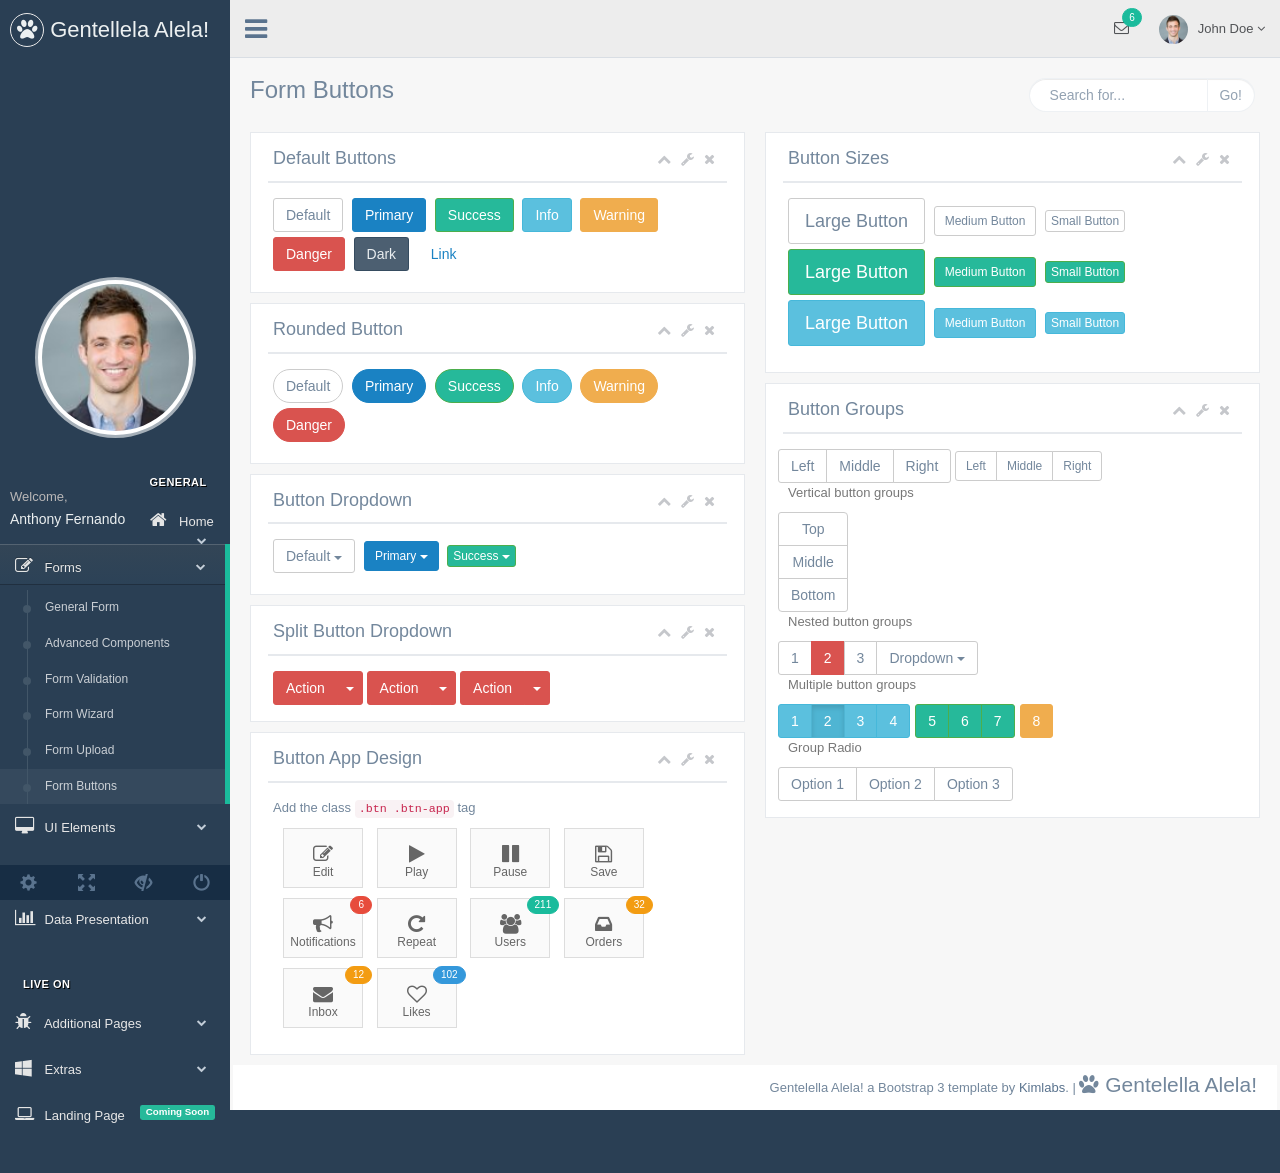
<file: form_buttons.html>
<!DOCTYPE html>
<html lang="en">

<head>
    <meta http-equiv="Content-Type" content="text/html; charset=UTF-8">
    <!-- Meta, title, CSS, favicons, etc. -->
    <meta charset="utf-8">
    <meta http-equiv="X-UA-Compatible" content="IE=edge">
    <meta name="viewport" content="width=device-width, initial-scale=1">

    <title>Gentallela Alela! | </title>

    <!-- Bootstrap core CSS -->

    <link href="css/bootstrap.min.css" rel="stylesheet">

    <link href="fonts/css/font-awesome.min.css" rel="stylesheet">
    <link href="css/animate.min.css" rel="stylesheet">

    <!-- Custom styling plus plugins -->
    <link href="css/custom.css" rel="stylesheet">
    <link href="css/icheck/flat/green.css" rel="stylesheet">


    <script src="js/jquery.min.js"></script>

    <!--[if lt IE 9]>
        <script src="../assets/js/ie8-responsive-file-warning.js"></script>
        <![endif]-->

    <!-- HTML5 shim and Respond.js for IE8 support of HTML5 elements and media queries -->
    <!--[if lt IE 9]>
          <script src="https://oss.maxcdn.com/html5shiv/3.7.2/html5shiv.min.js"></script>
          <script src="https://oss.maxcdn.com/respond/1.4.2/respond.min.js"></script>
        <![endif]-->

</head>


<body class="nav-md">

    <div class="container body">


        <div class="main_container">

            <div class="col-md-3 left_col">
                <div class="left_col scroll-view">

                    <div class="navbar nav_title" style="border: 0;">
                        <a href="index.html" class="site_title"><i class="fa fa-paw"></i> <span>Gentellela Alela!</span></a>
                    </div>
                    <div class="clearfix"></div>


                    <!-- menu prile quick info -->
                    <div class="profile">
                        <div class="profile_pic">
                            <img src="images/img.jpg" alt="..." class="img-circle profile_img">
                        </div>
                        <div class="profile_info">
                            <span>Welcome,</span>
                            <h2>Anthony Fernando</h2>
                        </div>
                    </div>
                    <!-- /menu prile quick info -->

                    <br />

                    <!-- sidebar menu -->
                    <div id="sidebar-menu" class="main_menu_side hidden-print main_menu">

                        <div class="menu_section">
                            <h3>General</h3>
                            <ul class="nav side-menu">
                                <li><a><i class="fa fa-home"></i> Home <span class="fa fa-chevron-down"></span></a>
                                    <ul class="nav child_menu" style="display: none">
                                        <li><a href="index.html">Dashboard</a>
                                        </li>
                                        <li><a href="index2.html">Dashboard2</a>
                                        </li>
                                        <li><a href="index3.html">Dashboard3</a>
                                        </li>
                                    </ul>
                                </li>
                                <li><a><i class="fa fa-edit"></i> Forms <span class="fa fa-chevron-down"></span></a>
                                    <ul class="nav child_menu" style="display: none">
                                        <li><a href="form.html">General Form</a>
                                        </li>
                                        <li><a href="form_advanced.html">Advanced Components</a>
                                        </li>
                                        <li><a href="form_validation.html">Form Validation</a>
                                        </li>
                                        <li><a href="form_wizards.html">Form Wizard</a>
                                        </li>
                                        <li><a href="form_upload.html">Form Upload</a>
                                        </li>
                                        <li><a href="form_buttons.html">Form Buttons</a>
                                        </li>
                                    </ul>
                                </li>
                                <li><a><i class="fa fa-desktop"></i> UI Elements <span class="fa fa-chevron-down"></span></a>
                                    <ul class="nav child_menu" style="display: none">
                                        <li><a href="general_elements.html">General Elements</a>
                                        </li>
                                        <li><a href="media_gallery.html">Media Gallery</a>
                                        </li>
                                        <li><a href="typography.html">Typography</a>
                                        </li>
                                        <li><a href="icons.html">Icons</a>
                                        </li>
                                        <li><a href="glyphicons.html">Glyphicons</a>
                                        </li>
                                        <li><a href="widgets.html">Widgets</a>
                                        </li>
                                        <li><a href="invoice.html">Invoice</a>
                                        </li>
                                        <li><a href="inbox.html">Inbox</a>
                                        </li>
                                        <li><a href="calender.html">Calender</a>
                                        </li>
                                    </ul>
                                </li>
                                <li><a><i class="fa fa-table"></i> Tables <span class="fa fa-chevron-down"></span></a>
                                    <ul class="nav child_menu" style="display: none">
                                        <li><a href="tables.html">Tables</a>
                                        </li>
                                        <li><a href="tables_dynamic.html">Table Dynamic</a>
                                        </li>
                                    </ul>
                                </li>
                                <li><a><i class="fa fa-bar-chart-o"></i> Data Presentation <span class="fa fa-chevron-down"></span></a>
                                    <ul class="nav child_menu" style="display: none">
                                        <li><a href="chartjs.html">Chart JS</a>
                                        </li>
                                        <li><a href="chartjs2.html">Chart JS2</a>
                                        </li>
                                        <li><a href="morisjs.html">Moris JS</a>
                                        </li>
                                        <li><a href="echarts.html">ECharts </a>
                                        </li>
                                        <li><a href="other_charts.html">Other Charts </a>
                                        </li>
                                    </ul>
                                </li>
                            </ul>
                        </div>
                        <div class="menu_section">
                            <h3>Live On</h3>
                            <ul class="nav side-menu">
                                <li><a><i class="fa fa-bug"></i> Additional Pages <span class="fa fa-chevron-down"></span></a>
                                    <ul class="nav child_menu" style="display: none">
                                        <li><a href="e_commerce.html">E-commerce</a>
                                        </li>
                                        <li><a href="projects.html">Projects</a>
                                        </li>
                                        <li><a href="project_detail.html">Project Detail</a>
                                        </li>
                                        <li><a href="contacts.html">Contacts</a>
                                        </li>
                                        <li><a href="profile.html">Profile</a>
                                        </li>
                                    </ul>
                                </li>
                                <li><a><i class="fa fa-windows"></i> Extras <span class="fa fa-chevron-down"></span></a>
                                    <ul class="nav child_menu" style="display: none">
                                        <li><a href="page_404.html">404 Error</a>
                                        </li>
                                        <li><a href="page_500.html">500 Error</a>
                                        </li>
                                        <li><a href="plain_page.html">Plain Page</a>
                                        </li>
                                        <li><a href="login.html">Login Page</a>
                                        </li>
                                        <li><a href="pricing_tables.html">Pricing Tables</a>
                                        </li>

                                    </ul>
                                </li>
                                <li><a><i class="fa fa-laptop"></i> Landing Page <span class="label label-success pull-right">Coming Soon</span></a>
                                </li>
                            </ul>
                        </div>

                    </div>
                    <!-- /sidebar menu -->

                    <!-- /menu footer buttons -->
                    <div class="sidebar-footer hidden-small">
                        <a data-toggle="tooltip" data-placement="top" title="Settings">
                            <span class="glyphicon glyphicon-cog" aria-hidden="true"></span>
                        </a>
                        <a data-toggle="tooltip" data-placement="top" title="FullScreen">
                            <span class="glyphicon glyphicon-fullscreen" aria-hidden="true"></span>
                        </a>
                        <a data-toggle="tooltip" data-placement="top" title="Lock">
                            <span class="glyphicon glyphicon-eye-close" aria-hidden="true"></span>
                        </a>
                        <a data-toggle="tooltip" data-placement="top" title="Logout">
                            <span class="glyphicon glyphicon-off" aria-hidden="true"></span>
                        </a>
                    </div>
                    <!-- /menu footer buttons -->
                </div>
            </div>

            <!-- top navigation -->
            <div class="top_nav">

                <div class="nav_menu">
                    <nav class="" role="navigation">
                        <div class="nav toggle">
                            <a id="menu_toggle"><i class="fa fa-bars"></i></a>
                        </div>

                        <ul class="nav navbar-nav navbar-right">
                            <li class="">
                                <a href="javascript:;" class="user-profile dropdown-toggle" data-toggle="dropdown" aria-expanded="false">
                                    <img src="images/img.jpg" alt="">John Doe
                                    <span class=" fa fa-angle-down"></span>
                                </a>
                                <ul class="dropdown-menu dropdown-usermenu animated fadeInDown pull-right">
                                    <li><a href="javascript:;">  Profile</a>
                                    </li>
                                    <li>
                                        <a href="javascript:;">
                                            <span class="badge bg-red pull-right">50%</span>
                                            <span>Settings</span>
                                        </a>
                                    </li>
                                    <li>
                                        <a href="javascript:;">Help</a>
                                    </li>
                                    <li><a href="login.html"><i class="fa fa-sign-out pull-right"></i> Log Out</a>
                                    </li>
                                </ul>
                            </li>

                            <li role="presentation" class="dropdown">
                                <a href="javascript:;" class="dropdown-toggle info-number" data-toggle="dropdown" aria-expanded="false">
                                    <i class="fa fa-envelope-o"></i>
                                    <span class="badge bg-green">6</span>
                                </a>
                                <ul id="menu1" class="dropdown-menu list-unstyled msg_list animated fadeInDown" role="menu">
                                    <li>
                                        <a>
                                            <span class="image">
                                        <img src="images/img.jpg" alt="Profile Image" />
                                    </span>
                                            <span>
                                        <span>John Smith</span>
                                            <span class="time">3 mins ago</span>
                                            </span>
                                            <span class="message">
                                        Film festivals used to be do-or-die moments for movie makers. They were where... 
                                    </span>
                                        </a>
                                    </li>
                                    <li>
                                        <a>
                                            <span class="image">
                                        <img src="images/img.jpg" alt="Profile Image" />
                                    </span>
                                            <span>
                                        <span>John Smith</span>
                                            <span class="time">3 mins ago</span>
                                            </span>
                                            <span class="message">
                                        Film festivals used to be do-or-die moments for movie makers. They were where... 
                                    </span>
                                        </a>
                                    </li>
                                    <li>
                                        <a>
                                            <span class="image">
                                        <img src="images/img.jpg" alt="Profile Image" />
                                    </span>
                                            <span>
                                        <span>John Smith</span>
                                            <span class="time">3 mins ago</span>
                                            </span>
                                            <span class="message">
                                        Film festivals used to be do-or-die moments for movie makers. They were where... 
                                    </span>
                                        </a>
                                    </li>
                                    <li>
                                        <a>
                                            <span class="image">
                                        <img src="images/img.jpg" alt="Profile Image" />
                                    </span>
                                            <span>
                                        <span>John Smith</span>
                                            <span class="time">3 mins ago</span>
                                            </span>
                                            <span class="message">
                                        Film festivals used to be do-or-die moments for movie makers. They were where... 
                                    </span>
                                        </a>
                                    </li>
                                    <li>
                                        <div class="text-center">
                                            <a>
                                                <strong>See All Alerts</strong>
                                                <i class="fa fa-angle-right"></i>
                                            </a>
                                        </div>
                                    </li>
                                </ul>
                            </li>

                        </ul>
                    </nav>
                </div>

            </div>
            <!-- /top navigation -->

            <!-- page content -->

            <div class="right_col" role="main">
                <div class="">

                    <div class="page-title">
                        <div class="title_left">
                            <h3>Form Buttons</h3>
                        </div>

                        <div class="title_right">
                            <div class="col-md-5 col-sm-5 col-xs-12 form-group pull-right top_search">
                                <div class="input-group">
                                    <input type="text" class="form-control" placeholder="Search for...">
                                    <span class="input-group-btn">
                            <button class="btn btn-default" type="button">Go!</button>
                        </span>
                                </div>
                            </div>
                        </div>
                    </div>
                    <div class="clearfix"></div>

                    <div class="row">

                        <div class="col-md-6">

                            <div class="x_panel">
                                <div class="x_title">
                                    <h2>Default Buttons </h2>
                                    <ul class="nav navbar-right panel_toolbox">
                                        <li><a class="collapse-link"><i class="fa fa-chevron-up"></i></a>
                                        </li>
                                        <li class="dropdown">
                                            <a href="#" class="dropdown-toggle" data-toggle="dropdown" role="button" aria-expanded="false"><i class="fa fa-wrench"></i></a>
                                            <ul class="dropdown-menu" role="menu">
                                                <li><a href="#">Settings 1</a>
                                                </li>
                                                <li><a href="#">Settings 2</a>
                                                </li>
                                            </ul>
                                        </li>
                                        <li><a class="close-link"><i class="fa fa-close"></i></a>
                                        </li>
                                    </ul>
                                    <div class="clearfix"></div>
                                </div>
                                <div class="x_content">
                                    <button type="button" class="btn btn-default">Default</button>

                                    <button type="button" class="btn btn-primary">Primary</button>

                                    <button type="button" class="btn btn-success">Success</button>

                                    <button type="button" class="btn btn-info">Info</button>

                                    <button type="button" class="btn btn-warning">Warning</button>

                                    <button type="button" class="btn btn-danger">Danger</button>

                                    <button type="button" class="btn btn-dark">Dark</button>

                                    <button type="button" class="btn btn-link">Link</button>
                                </div>
                            </div>


                            <div class="x_panel">
                                <div class="x_title">
                                    <h2>Rounded Button</h2>
                                    <ul class="nav navbar-right panel_toolbox">
                                        <li><a class="collapse-link"><i class="fa fa-chevron-up"></i></a>
                                        </li>
                                        <li class="dropdown">
                                            <a href="#" class="dropdown-toggle" data-toggle="dropdown" role="button" aria-expanded="false"><i class="fa fa-wrench"></i></a>
                                            <ul class="dropdown-menu" role="menu">
                                                <li><a href="#">Settings 1</a>
                                                </li>
                                                <li><a href="#">Settings 2</a>
                                                </li>
                                            </ul>
                                        </li>
                                        <li><a class="close-link"><i class="fa fa-close"></i></a>
                                        </li>
                                    </ul>
                                    <div class="clearfix"></div>
                                </div>
                                <div class="x_content">
                                    <button type="button" class="btn btn-round btn-default">Default</button>
                                    <button type="button" class="btn btn-round btn-primary">Primary</button>
                                    <button type="button" class="btn btn-round btn-success">Success</button>
                                    <button type="button" class="btn btn-round btn-info">Info</button>
                                    <button type="button" class="btn btn-round btn-warning">Warning</button>
                                    <button type="button" class="btn btn-round btn-danger">Danger</button>
                                </div>
                            </div>

                            <div class="x_panel">
                                <div class="x_title">
                                    <h2>Button Dropdown</h2>
                                    <ul class="nav navbar-right panel_toolbox">
                                        <li><a class="collapse-link"><i class="fa fa-chevron-up"></i></a>
                                        </li>
                                        <li class="dropdown">
                                            <a href="#" class="dropdown-toggle" data-toggle="dropdown" role="button" aria-expanded="false"><i class="fa fa-wrench"></i></a>
                                            <ul class="dropdown-menu" role="menu">
                                                <li><a href="#">Settings 1</a>
                                                </li>
                                                <li><a href="#">Settings 2</a>
                                                </li>
                                            </ul>
                                        </li>
                                        <li><a class="close-link"><i class="fa fa-close"></i></a>
                                        </li>
                                    </ul>
                                    <div class="clearfix"></div>
                                </div>
                                <div class="x_content">

                                    <button data-toggle="dropdown" class="btn btn-default dropdown-toggle" type="button" aria-expanded="false">Default <span class="caret"></span>
                                    </button>
                                    <ul role="menu" class="dropdown-menu">
                                        <li><a href="#">Action</a>
                                        </li>
                                        <li><a href="#">Another action</a>
                                        </li>
                                        <li><a href="#">Something else here</a>
                                        </li>
                                        <li class="divider"></li>
                                        <li><a href="#">Separated link</a>
                                        </li>
                                    </ul>

                                    <button data-toggle="dropdown" class="btn btn-primary dropdown-toggle btn-sm" type="button" aria-expanded="false">Primary <span class="caret"></span>
                                    </button>
                                    <ul role="menu" class="dropdown-menu">
                                        <li><a href="#">Action</a>
                                        </li>
                                        <li><a href="#">Another action</a>
                                        </li>
                                        <li><a href="#">Something else here</a>
                                        </li>
                                        <li class="divider"></li>
                                        <li><a href="#">Separated link</a>
                                        </li>
                                    </ul>

                                    <button data-toggle="dropdown" class="btn btn-success dropdown-toggle btn-xs" type="button">Success <span class="caret"></span>
                                    </button>
                                    <ul role="menu" class="dropdown-menu">
                                        <li><a href="#">Action</a>
                                        </li>
                                        <li><a href="#">Another action</a>
                                        </li>
                                        <li><a href="#">Something else here</a>
                                        </li>
                                        <li class="divider"></li>
                                        <li><a href="#">Separated link</a>
                                        </li>
                                    </ul>


                                </div>
                            </div>


                            <div class="x_panel">
                                <div class="x_title">
                                    <h2>Split Button Dropdown</h2>
                                    <ul class="nav navbar-right panel_toolbox">
                                        <li><a class="collapse-link"><i class="fa fa-chevron-up"></i></a>
                                        </li>
                                        <li class="dropdown">
                                            <a href="#" class="dropdown-toggle" data-toggle="dropdown" role="button" aria-expanded="false"><i class="fa fa-wrench"></i></a>
                                            <ul class="dropdown-menu" role="menu">
                                                <li><a href="#">Settings 1</a>
                                                </li>
                                                <li><a href="#">Settings 2</a>
                                                </li>
                                            </ul>
                                        </li>
                                        <li><a class="close-link"><i class="fa fa-close"></i></a>
                                        </li>
                                    </ul>
                                    <div class="clearfix"></div>
                                </div>
                                <div class="x_content">

                                    <!-- Split button -->
                                    <div class="btn-group">
                                        <button type="button" class="btn btn-danger">Action</button>
                                        <button type="button" class="btn btn-danger dropdown-toggle" data-toggle="dropdown" aria-expanded="false">
                                            <span class="caret"></span>
                                            <span class="sr-only">Toggle Dropdown</span>
                                        </button>
                                        <ul class="dropdown-menu" role="menu">
                                            <li><a href="#">Action</a>
                                            </li>
                                            <li><a href="#">Another action</a>
                                            </li>
                                            <li><a href="#">Something else here</a>
                                            </li>
                                            <li class="divider"></li>
                                            <li><a href="#">Separated link</a>
                                            </li>
                                        </ul>
                                    </div>

                                    <!-- Split button -->
                                    <div class="btn-group">
                                        <button type="button" class="btn btn-danger">Action</button>
                                        <button type="button" class="btn btn-danger dropdown-toggle" data-toggle="dropdown" aria-expanded="false">
                                            <span class="caret"></span>
                                            <span class="sr-only">Toggle Dropdown</span>
                                        </button>
                                        <ul class="dropdown-menu" role="menu">
                                            <li><a href="#">Action</a>
                                            </li>
                                            <li><a href="#">Another action</a>
                                            </li>
                                            <li><a href="#">Something else here</a>
                                            </li>
                                            <li class="divider"></li>
                                            <li><a href="#">Separated link</a>
                                            </li>
                                        </ul>
                                    </div>

                                    <!-- Split button -->
                                    <div class="btn-group">
                                        <button type="button" class="btn btn-danger">Action</button>
                                        <button type="button" class="btn btn-danger dropdown-toggle" data-toggle="dropdown" aria-expanded="false">
                                            <span class="caret"></span>
                                            <span class="sr-only">Toggle Dropdown</span>
                                        </button>
                                        <ul class="dropdown-menu" role="menu">
                                            <li><a href="#">Action</a>
                                            </li>
                                            <li><a href="#">Another action</a>
                                            </li>
                                            <li><a href="#">Something else here</a>
                                            </li>
                                            <li class="divider"></li>
                                            <li><a href="#">Separated link</a>
                                            </li>
                                        </ul>
                                    </div>


                                </div>
                            </div>


                            <div class="x_panel">
                                <div class="x_title">
                                    <h2>Button App Design</h2>
                                    <ul class="nav navbar-right panel_toolbox">
                                        <li><a class="collapse-link"><i class="fa fa-chevron-up"></i></a>
                                        </li>
                                        <li class="dropdown">
                                            <a href="#" class="dropdown-toggle" data-toggle="dropdown" role="button" aria-expanded="false"><i class="fa fa-wrench"></i></a>
                                            <ul class="dropdown-menu" role="menu">
                                                <li><a href="#">Settings 1</a>
                                                </li>
                                                <li><a href="#">Settings 2</a>
                                                </li>
                                            </ul>
                                        </li>
                                        <li><a class="close-link"><i class="fa fa-close"></i></a>
                                        </li>
                                    </ul>
                                    <div class="clearfix"></div>
                                </div>
                                <div class="x_content">
                                    <p>Add the class <code>.btn .btn-app</code> tag</p>
                                    <a class="btn btn-app">
                                        <i class="fa fa-edit"></i> Edit
                                    </a>
                                    <a class="btn btn-app">
                                        <i class="fa fa-play"></i> Play
                                    </a>
                                    <a class="btn btn-app">
                                        <i class="fa fa-pause"></i> Pause
                                    </a>
                                    <a class="btn btn-app">
                                        <i class="fa fa-save"></i> Save
                                    </a>
                                    <a class="btn btn-app">
                                        <span class="badge bg-red">6</span>
                                        <i class="fa fa-bullhorn"></i> Notifications
                                    </a>
                                    <a class="btn btn-app">
                                        <i class="fa fa-repeat"></i> Repeat
                                    </a>
                                    <a class="btn btn-app">
                                        <span class="badge bg-green">211</span>
                                        <i class="fa fa-users"></i> Users
                                    </a>
                                    <a class="btn btn-app">
                                        <span class="badge bg-orange">32</span>
                                        <i class="fa fa-inbox"></i> Orders
                                    </a>
                                    <a class="btn btn-app">
                                        <span class="badge bg-orange">12</span>
                                        <i class="fa fa-envelope"></i> Inbox
                                    </a>
                                    <a class="btn btn-app">
                                        <span class="badge bg-blue">102</span>
                                        <i class="fa fa-heart-o"></i> Likes
                                    </a>
                                </div>
                            </div>

                        </div>

                        <div class="col-md-6">

                            <div class="x_panel">
                                <div class="x_title">
                                    <h2>Button Sizes</h2>
                                    <ul class="nav navbar-right panel_toolbox">
                                        <li><a class="collapse-link"><i class="fa fa-chevron-up"></i></a>
                                        </li>
                                        <li class="dropdown">
                                            <a href="#" class="dropdown-toggle" data-toggle="dropdown" role="button" aria-expanded="false"><i class="fa fa-wrench"></i></a>
                                            <ul class="dropdown-menu" role="menu">
                                                <li><a href="#">Settings 1</a>
                                                </li>
                                                <li><a href="#">Settings 2</a>
                                                </li>
                                            </ul>
                                        </li>
                                        <li><a class="close-link"><i class="fa fa-close"></i></a>
                                        </li>
                                    </ul>
                                    <div class="clearfix"></div>
                                </div>
                                <div class="x_content">
                                    <div class="buttons">
                                        <!-- Standard button -->
                                        <button type="button" class="btn btn-default btn-lg">Large Button</button>
                                        <button type="button" class="btn btn-default btn-sm">Medium Button</button>
                                        <button type="button" class="btn btn-default btn-xs">Small Button</button>
                                        <br>

                                        <button type="button" class="btn btn-success btn-lg">Large Button</button>
                                        <button type="button" class="btn btn-success btn-sm">Medium Button</button>
                                        <button type="button" class="btn btn-success btn-xs">Small Button</button>
                                        <br>

                                        <button type="button" class="btn btn-info btn-lg">Large Button</button>
                                        <button type="button" class="btn btn-info btn-sm">Medium Button</button>
                                        <button type="button" class="btn btn-info btn-xs">Small Button</button>
                                        <br>
                                    </div>
                                </div>

                            </div>


                            <div class="x_panel">
                                <div class="x_title">
                                    <h2>Button Groups</h2>
                                    <ul class="nav navbar-right panel_toolbox">
                                        <li><a class="collapse-link"><i class="fa fa-chevron-up"></i></a>
                                        </li>
                                        <li class="dropdown">
                                            <a href="#" class="dropdown-toggle" data-toggle="dropdown" role="button" aria-expanded="false"><i class="fa fa-wrench"></i></a>
                                            <ul class="dropdown-menu" role="menu">
                                                <li><a href="#">Settings 1</a>
                                                </li>
                                                <li><a href="#">Settings 2</a>
                                                </li>
                                            </ul>
                                        </li>
                                        <li><a class="close-link"><i class="fa fa-close"></i></a>
                                        </li>
                                    </ul>
                                    <div class="clearfix"></div>
                                </div>
                                <div class="x_content">
                                    <div class="row">
                                        <div class="btn-group">
                                            <button class="btn btn-default" type="button">Left</button>
                                            <button class="btn btn-default" type="button">Middle</button>
                                            <button class="btn btn-default" type="button">Right</button>
                                        </div>
                                        <div class="btn-group  btn-group-sm">
                                            <button class="btn btn-default" type="button">Left</button>
                                            <button class="btn btn-default" type="button">Middle</button>
                                            <button class="btn btn-default" type="button">Right</button>
                                        </div>
                                    </div>
                                    <p class="text-muted">Vertical button groups</p>
                                    <div class="row">
                                        <div class="btn-group-vertical">
                                            <button class="btn btn-default" type="button">Top</button>
                                            <button class="btn btn-default" type="button">Middle</button>
                                            <button class="btn btn-default" type="button">Bottom</button>
                                        </div>
                                    </div>
                                    <p class="text-muted">Nested button groups</p>
                                    <div class="row">
                                        <div class="btn-group">
                                            <button class="btn btn-default" type="button">1</button>
                                            <button class="btn btn-danger" type="button">2</button>
                                            <button class="btn btn-default" type="button">3</button>
                                            <div class="btn-group">
                                                <button data-toggle="dropdown" class="btn btn-default dropdown-toggle" type="button"> Dropdown <span class="caret"></span> </button>
                                                <ul class="dropdown-menu">
                                                    <li><a href="#">Dropdown link 1</a>
                                                    </li>
                                                    <li><a href="#">Dropdown link 2</a>
                                                    </li>
                                                    <li><a href="#">Dropdown link 3</a>
                                                    </li>
                                                </ul>
                                            </div>
                                        </div>
                                    </div>

                                    <p class="text-muted">Multiple button groups</p>
                                    <div class="row">
                                        <div class="btn-toolbar">
                                            <div class="btn-group">
                                                <button class="btn btn-info" type="button">1</button>
                                                <button class="btn btn-info active" type="button">2</button>
                                                <button class="btn btn-info" type="button">3</button>
                                                <button class="btn btn-info" type="button">4</button>
                                            </div>
                                            <div class="btn-group">
                                                <button class="btn btn-success" type="button">5</button>
                                                <button class="btn btn-success" type="button">6</button>
                                                <button class="btn btn-success" type="button">7</button>
                                            </div>
                                            <div class="btn-group">
                                                <button class="btn btn-warning" type="button">8</button>
                                            </div>
                                        </div>
                                    </div>

                                    <p class="text-muted">Group Radio</p>
                                    <div class="row">
                                        <div class="btn-group" data-toggle="buttons">
                                            <label class="btn btn-default">
                                                <input type="radio" name="options" id="option1"> Option 1
                                            </label>
                                            <label class="btn btn-default">
                                                <input type="radio" name="options" id="option2"> Option 2
                                            </label>
                                            <label class="btn btn-default">
                                                <input type="radio" name="options" id="option3"> Option 3
                                            </label>
                                        </div>
                                    </div>
                                </div>
                            </div>

                        </div>
                    </div>
                </div>

                <!-- footer content -->
                <footer>
                    <div class="">
                        <p class="pull-right">Gentelella Alela! a Bootstrap 3 template by <a>Kimlabs</a>. |
                            <span class="lead"> <i class="fa fa-paw"></i> Gentelella Alela!</span>
                        </p>
                    </div>
                    <div class="clearfix"></div>
                </footer>
                <!-- /footer content -->

            </div>
            <!-- /page content -->
        </div>

    </div>

    <div id="custom_notifications" class="custom-notifications dsp_none">
        <ul class="list-unstyled notifications clearfix" data-tabbed_notifications="notif-group">
        </ul>
        <div class="clearfix"></div>
        <div id="notif-group" class="tabbed_notifications"></div>
    </div>

    <script src="js/bootstrap.min.js"></script>

    <!-- chart js -->
    <script src="js/chartjs/chart.min.js"></script>
    <!-- bootstrap progress js -->
    <script src="js/progressbar/bootstrap-progressbar.min.js"></script>
    <script src="js/nicescroll/jquery.nicescroll.min.js"></script>
    <!-- icheck -->
    <script src="js/icheck/icheck.min.js"></script>

    <script src="js/custom.js"></script>

</body>

</html>
</file>
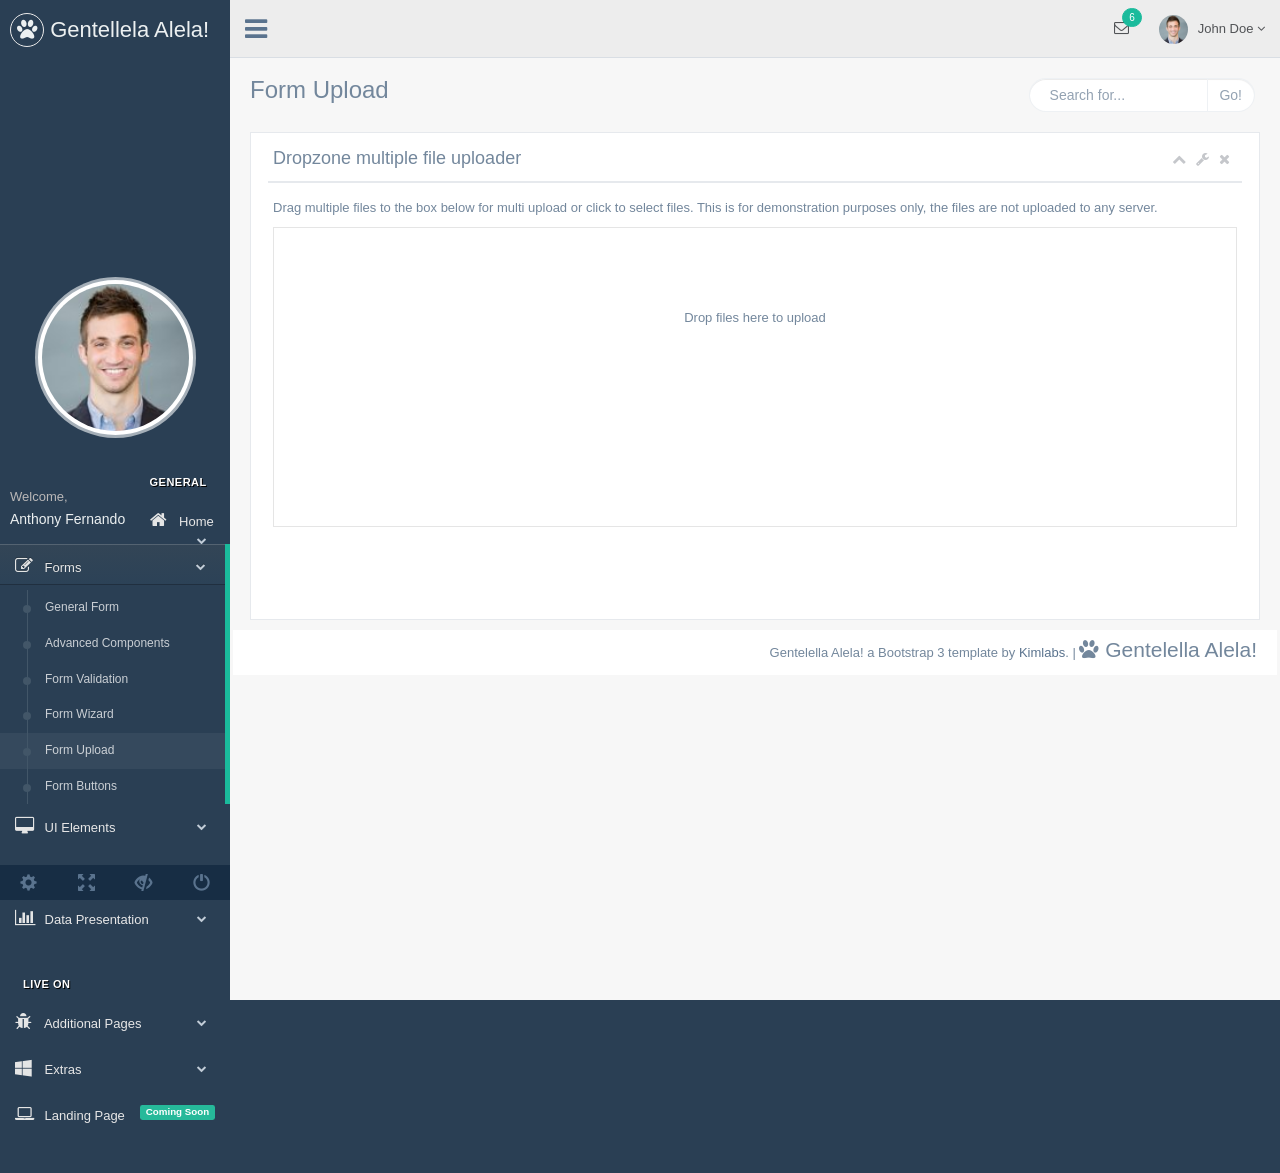
<file: form_upload.html>
<!DOCTYPE html>
<html lang="en">

<head>
    <meta http-equiv="Content-Type" content="text/html; charset=UTF-8">
    <!-- Meta, title, CSS, favicons, etc. -->
    <meta charset="utf-8">
    <meta http-equiv="X-UA-Compatible" content="IE=edge">
    <meta name="viewport" content="width=device-width, initial-scale=1">

    <title>Gentallela Alela! | </title>

    <!-- Bootstrap core CSS -->

    <link href="css/bootstrap.min.css" rel="stylesheet">

    <link href="fonts/css/font-awesome.min.css" rel="stylesheet">
    <link href="css/animate.min.css" rel="stylesheet">

    <!-- Custom styling plus plugins -->
    <link href="css/custom.css" rel="stylesheet">
    <link href="css/icheck/flat/green.css" rel="stylesheet">


    <script src="js/jquery.min.js"></script>

    <!--[if lt IE 9]>
        <script src="../assets/js/ie8-responsive-file-warning.js"></script>
        <![endif]-->

    <!-- HTML5 shim and Respond.js for IE8 support of HTML5 elements and media queries -->
    <!--[if lt IE 9]>
          <script src="https://oss.maxcdn.com/html5shiv/3.7.2/html5shiv.min.js"></script>
          <script src="https://oss.maxcdn.com/respond/1.4.2/respond.min.js"></script>
        <![endif]-->

</head>


<body class="nav-md">

    <div class="container body">


        <div class="main_container">

            <div class="col-md-3 left_col">
                <div class="left_col scroll-view">

                    <div class="navbar nav_title" style="border: 0;">
                        <a href="index.html" class="site_title"><i class="fa fa-paw"></i> <span>Gentellela Alela!</span></a>
                    </div>
                    <div class="clearfix"></div>


                    <!-- menu prile quick info -->
                    <div class="profile">
                        <div class="profile_pic">
                            <img src="images/img.jpg" alt="..." class="img-circle profile_img">
                        </div>
                        <div class="profile_info">
                            <span>Welcome,</span>
                            <h2>Anthony Fernando</h2>
                        </div>
                    </div>
                    <!-- /menu prile quick info -->

                    <br />

                    <!-- sidebar menu -->
                    <div id="sidebar-menu" class="main_menu_side hidden-print main_menu">

                        <div class="menu_section">
                            <h3>General</h3>
                            <ul class="nav side-menu">
                                <li><a><i class="fa fa-home"></i> Home <span class="fa fa-chevron-down"></span></a>
                                    <ul class="nav child_menu" style="display: none">
                                        <li><a href="index.html">Dashboard</a>
                                        </li>
                                        <li><a href="index2.html">Dashboard2</a>
                                        </li>
                                        <li><a href="index3.html">Dashboard3</a>
                                        </li>
                                    </ul>
                                </li>
                                <li><a><i class="fa fa-edit"></i> Forms <span class="fa fa-chevron-down"></span></a>
                                    <ul class="nav child_menu" style="display: none">
                                        <li><a href="form.html">General Form</a>
                                        </li>
                                        <li><a href="form_advanced.html">Advanced Components</a>
                                        </li>
                                        <li><a href="form_validation.html">Form Validation</a>
                                        </li>
                                        <li><a href="form_wizards.html">Form Wizard</a>
                                        </li>
                                        <li><a href="form_upload.html">Form Upload</a>
                                        </li>
                                        <li><a href="form_buttons.html">Form Buttons</a>
                                        </li>
                                    </ul>
                                </li>
                                <li><a><i class="fa fa-desktop"></i> UI Elements <span class="fa fa-chevron-down"></span></a>
                                    <ul class="nav child_menu" style="display: none">
                                        <li><a href="general_elements.html">General Elements</a>
                                        </li>
                                        <li><a href="media_gallery.html">Media Gallery</a>
                                        </li>
                                        <li><a href="typography.html">Typography</a>
                                        </li>
                                        <li><a href="icons.html">Icons</a>
                                        </li>
                                        <li><a href="glyphicons.html">Glyphicons</a>
                                        </li>
                                        <li><a href="widgets.html">Widgets</a>
                                        </li>
                                        <li><a href="invoice.html">Invoice</a>
                                        </li>
                                        <li><a href="inbox.html">Inbox</a>
                                        </li>
                                        <li><a href="calender.html">Calender</a>
                                        </li>
                                    </ul>
                                </li>
                                <li><a><i class="fa fa-table"></i> Tables <span class="fa fa-chevron-down"></span></a>
                                    <ul class="nav child_menu" style="display: none">
                                        <li><a href="tables.html">Tables</a>
                                        </li>
                                        <li><a href="tables_dynamic.html">Table Dynamic</a>
                                        </li>
                                    </ul>
                                </li>
                                <li><a><i class="fa fa-bar-chart-o"></i> Data Presentation <span class="fa fa-chevron-down"></span></a>
                                    <ul class="nav child_menu" style="display: none">
                                        <li><a href="chartjs.html">Chart JS</a>
                                        </li>
                                        <li><a href="chartjs2.html">Chart JS2</a>
                                        </li>
                                        <li><a href="morisjs.html">Moris JS</a>
                                        </li>
                                        <li><a href="echarts.html">ECharts </a>
                                        </li>
                                        <li><a href="other_charts.html">Other Charts </a>
                                        </li>
                                    </ul>
                                </li>
                            </ul>
                        </div>
                        <div class="menu_section">
                            <h3>Live On</h3>
                            <ul class="nav side-menu">
                                <li><a><i class="fa fa-bug"></i> Additional Pages <span class="fa fa-chevron-down"></span></a>
                                    <ul class="nav child_menu" style="display: none">
                                        <li><a href="e_commerce.html">E-commerce</a>
                                        </li>
                                        <li><a href="projects.html">Projects</a>
                                        </li>
                                        <li><a href="project_detail.html">Project Detail</a>
                                        </li>
                                        <li><a href="contacts.html">Contacts</a>
                                        </li>
                                        <li><a href="profile.html">Profile</a>
                                        </li>
                                    </ul>
                                </li>
                                <li><a><i class="fa fa-windows"></i> Extras <span class="fa fa-chevron-down"></span></a>
                                    <ul class="nav child_menu" style="display: none">
                                        <li><a href="page_404.html">404 Error</a>
                                        </li>
                                        <li><a href="page_500.html">500 Error</a>
                                        </li>
                                        <li><a href="plain_page.html">Plain Page</a>
                                        </li>
                                        <li><a href="login.html">Login Page</a>
                                        </li>
                                        <li><a href="pricing_tables.html">Pricing Tables</a>
                                        </li>

                                    </ul>
                                </li>
                                <li><a><i class="fa fa-laptop"></i> Landing Page <span class="label label-success pull-right">Coming Soon</span></a>
                                </li>
                            </ul>
                        </div>

                    </div>
                    <!-- /sidebar menu -->

                    <!-- /menu footer buttons -->
                    <div class="sidebar-footer hidden-small">
                        <a data-toggle="tooltip" data-placement="top" title="Settings">
                            <span class="glyphicon glyphicon-cog" aria-hidden="true"></span>
                        </a>
                        <a data-toggle="tooltip" data-placement="top" title="FullScreen">
                            <span class="glyphicon glyphicon-fullscreen" aria-hidden="true"></span>
                        </a>
                        <a data-toggle="tooltip" data-placement="top" title="Lock">
                            <span class="glyphicon glyphicon-eye-close" aria-hidden="true"></span>
                        </a>
                        <a data-toggle="tooltip" data-placement="top" title="Logout">
                            <span class="glyphicon glyphicon-off" aria-hidden="true"></span>
                        </a>
                    </div>
                    <!-- /menu footer buttons -->
                </div>
            </div>

            <!-- top navigation -->
            <div class="top_nav">

                <div class="nav_menu">
                    <nav class="" role="navigation">
                        <div class="nav toggle">
                            <a id="menu_toggle"><i class="fa fa-bars"></i></a>
                        </div>

                        <ul class="nav navbar-nav navbar-right">
                            <li class="">
                                <a href="javascript:;" class="user-profile dropdown-toggle" data-toggle="dropdown" aria-expanded="false">
                                    <img src="images/img.jpg" alt="">John Doe
                                    <span class=" fa fa-angle-down"></span>
                                </a>
                                <ul class="dropdown-menu dropdown-usermenu animated fadeInDown pull-right">
                                    <li><a href="javascript:;">  Profile</a>
                                    </li>
                                    <li>
                                        <a href="javascript:;">
                                            <span class="badge bg-red pull-right">50%</span>
                                            <span>Settings</span>
                                        </a>
                                    </li>
                                    <li>
                                        <a href="javascript:;">Help</a>
                                    </li>
                                    <li><a href="login.html"><i class="fa fa-sign-out pull-right"></i> Log Out</a>
                                    </li>
                                </ul>
                            </li>

                            <li role="presentation" class="dropdown">
                                <a href="javascript:;" class="dropdown-toggle info-number" data-toggle="dropdown" aria-expanded="false">
                                    <i class="fa fa-envelope-o"></i>
                                    <span class="badge bg-green">6</span>
                                </a>
                                <ul id="menu1" class="dropdown-menu list-unstyled msg_list animated fadeInDown" role="menu">
                                    <li>
                                        <a>
                                            <span class="image">
                                        <img src="images/img.jpg" alt="Profile Image" />
                                    </span>
                                            <span>
                                        <span>John Smith</span>
                                            <span class="time">3 mins ago</span>
                                            </span>
                                            <span class="message">
                                        Film festivals used to be do-or-die moments for movie makers. They were where... 
                                    </span>
                                        </a>
                                    </li>
                                    <li>
                                        <a>
                                            <span class="image">
                                        <img src="images/img.jpg" alt="Profile Image" />
                                    </span>
                                            <span>
                                        <span>John Smith</span>
                                            <span class="time">3 mins ago</span>
                                            </span>
                                            <span class="message">
                                        Film festivals used to be do-or-die moments for movie makers. They were where... 
                                    </span>
                                        </a>
                                    </li>
                                    <li>
                                        <a>
                                            <span class="image">
                                        <img src="images/img.jpg" alt="Profile Image" />
                                    </span>
                                            <span>
                                        <span>John Smith</span>
                                            <span class="time">3 mins ago</span>
                                            </span>
                                            <span class="message">
                                        Film festivals used to be do-or-die moments for movie makers. They were where... 
                                    </span>
                                        </a>
                                    </li>
                                    <li>
                                        <a>
                                            <span class="image">
                                        <img src="images/img.jpg" alt="Profile Image" />
                                    </span>
                                            <span>
                                        <span>John Smith</span>
                                            <span class="time">3 mins ago</span>
                                            </span>
                                            <span class="message">
                                        Film festivals used to be do-or-die moments for movie makers. They were where... 
                                    </span>
                                        </a>
                                    </li>
                                    <li>
                                        <div class="text-center">
                                            <a>
                                                <strong>See All Alerts</strong>
                                                <i class="fa fa-angle-right"></i>
                                            </a>
                                        </div>
                                    </li>
                                </ul>
                            </li>

                        </ul>
                    </nav>
                </div>

            </div>
            <!-- /top navigation -->

            <!-- page content -->
            <div class="right_col" role="main">

                <div class="">
                    <div class="page-title">
                        <div class="title_left">
                            <h3>Form Upload </h3>
                        </div>

                        <div class="title_right">
                            <div class="col-md-5 col-sm-5 col-xs-12 form-group pull-right top_search">
                                <div class="input-group">
                                    <input type="text" class="form-control" placeholder="Search for...">
                                    <span class="input-group-btn">
                            <button class="btn btn-default" type="button">Go!</button>
                        </span>
                                </div>
                            </div>
                        </div>
                    </div>
                    <div class="clearfix"></div>

                    <div class="row">
                        <div class="col-md-12 col-sm-12 col-xs-12">
                            <div class="x_panel">
                                <div class="x_title">
                                    <h2>Dropzone multiple file uploader</h2>
                                    <ul class="nav navbar-right panel_toolbox">
                                        <li><a class="collapse-link"><i class="fa fa-chevron-up"></i></a>
                                        </li>
                                        <li class="dropdown">
                                            <a href="#" class="dropdown-toggle" data-toggle="dropdown" role="button" aria-expanded="false"><i class="fa fa-wrench"></i></a>
                                            <ul class="dropdown-menu" role="menu">
                                                <li><a href="#">Settings 1</a>
                                                </li>
                                                <li><a href="#">Settings 2</a>
                                                </li>
                                            </ul>
                                        </li>
                                        <li><a class="close-link"><i class="fa fa-close"></i></a>
                                        </li>
                                    </ul>
                                    <div class="clearfix"></div>
                                </div>
                                <div class="x_content">

                                    <p>Drag multiple files to the box below for multi upload or click to select files. This is for demonstration purposes only, the files are not uploaded to any server.</p>
                                    <form action="choices/form_upload.html" class="dropzone" style="border: 1px solid #e5e5e5; height: 300px; "></form>

                                    <br />
                                    <br />
                                    <br />
                                    <br />
                                </div>
                            </div>
                        </div>
                    </div>
                </div>

                <!-- footer content -->
                <footer>
                    <div class="">
                        <p class="pull-right">Gentelella Alela! a Bootstrap 3 template by <a>Kimlabs</a>. |
                            <span class="lead"> <i class="fa fa-paw"></i> Gentelella Alela!</span>
                        </p>
                    </div>
                    <div class="clearfix"></div>
                </footer>
                <!-- /footer content -->

            </div>
            <!-- /page content -->
        </div>

    </div>

    <div id="custom_notifications" class="custom-notifications dsp_none">
        <ul class="list-unstyled notifications clearfix" data-tabbed_notifications="notif-group">
        </ul>
        <div class="clearfix"></div>
        <div id="notif-group" class="tabbed_notifications"></div>
    </div>

    <script src="js/bootstrap.min.js"></script>

    <!-- chart js -->
    <script src="js/chartjs/chart.min.js"></script>
    <!-- bootstrap progress js -->
    <script src="js/progressbar/bootstrap-progressbar.min.js"></script>
    <script src="js/nicescroll/jquery.nicescroll.min.js"></script>
    <!-- icheck -->
    <script src="js/icheck/icheck.min.js"></script>

    <script src="js/custom.js"></script>
    <!-- dropzone -->
    <script src="js/dropzone/dropzone.js"></script>

</body>

</html>
</file>
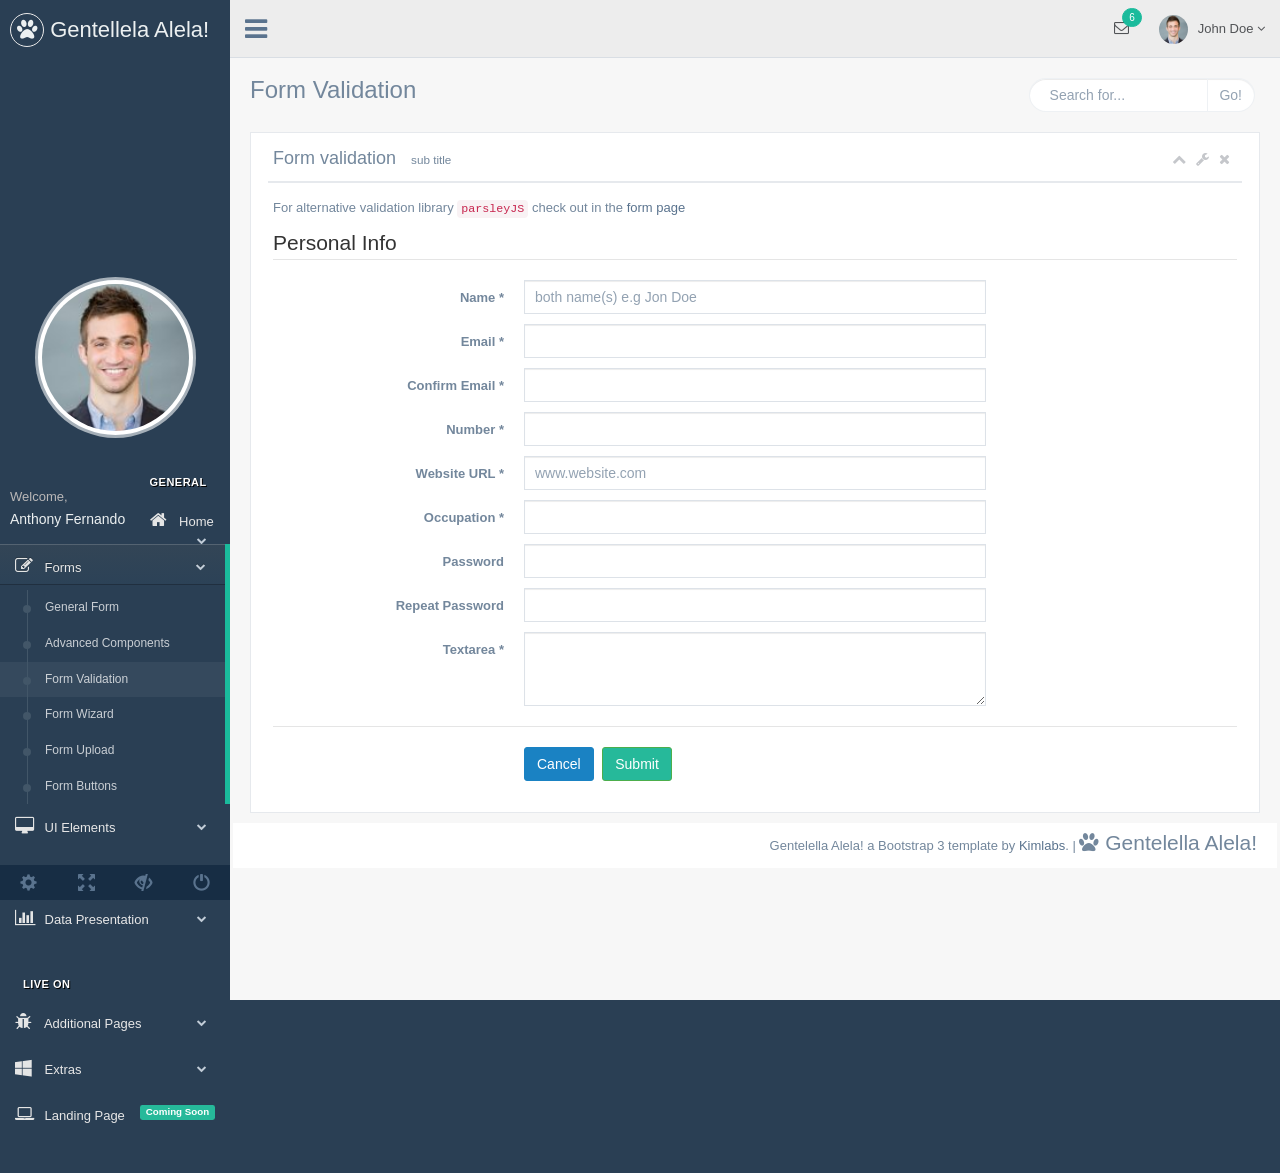
<file: form_validation.html>
<!DOCTYPE html>
<html lang="en">

<head>
    <meta http-equiv="Content-Type" content="text/html; charset=UTF-8">
    <!-- Meta, title, CSS, favicons, etc. -->
    <meta charset="utf-8">
    <meta http-equiv="X-UA-Compatible" content="IE=edge">
    <meta name="viewport" content="width=device-width, initial-scale=1">

    <title>Gentallela Alela! | </title>

    <!-- Bootstrap core CSS -->

    <link href="css/bootstrap.min.css" rel="stylesheet">

    <link href="fonts/css/font-awesome.min.css" rel="stylesheet">
    <link href="css/animate.min.css" rel="stylesheet">

    <!-- Custom styling plus plugins -->
    <link href="css/custom.css" rel="stylesheet">
    <link href="css/icheck/flat/green.css" rel="stylesheet">


    <script src="js/jquery.min.js"></script>

    <!--[if lt IE 9]>
        <script src="../assets/js/ie8-responsive-file-warning.js"></script>
        <![endif]-->

    <!-- HTML5 shim and Respond.js for IE8 support of HTML5 elements and media queries -->
    <!--[if lt IE 9]>
          <script src="https://oss.maxcdn.com/html5shiv/3.7.2/html5shiv.min.js"></script>
          <script src="https://oss.maxcdn.com/respond/1.4.2/respond.min.js"></script>
        <![endif]-->

</head>


<body class="nav-md">

    <div class="container body">


        <div class="main_container">

            <div class="col-md-3 left_col">
                <div class="left_col scroll-view">

                    <div class="navbar nav_title" style="border: 0;">
                        <a href="index.html" class="site_title"><i class="fa fa-paw"></i> <span>Gentellela Alela!</span></a>
                    </div>
                    <div class="clearfix"></div>


                    <!-- menu prile quick info -->
                    <div class="profile">
                        <div class="profile_pic">
                            <img src="images/img.jpg" alt="..." class="img-circle profile_img">
                        </div>
                        <div class="profile_info">
                            <span>Welcome,</span>
                            <h2>Anthony Fernando</h2>
                        </div>
                    </div>
                    <!-- /menu prile quick info -->

                    <br />

                    <!-- sidebar menu -->
                    <div id="sidebar-menu" class="main_menu_side hidden-print main_menu">

                        <div class="menu_section">
                            <h3>General</h3>
                            <ul class="nav side-menu">
                                <li><a><i class="fa fa-home"></i> Home <span class="fa fa-chevron-down"></span></a>
                                    <ul class="nav child_menu" style="display: none">
                                        <li><a href="index.html">Dashboard</a>
                                        </li>
                                        <li><a href="index2.html">Dashboard2</a>
                                        </li>
                                        <li><a href="index3.html">Dashboard3</a>
                                        </li>
                                    </ul>
                                </li>
                                <li><a><i class="fa fa-edit"></i> Forms <span class="fa fa-chevron-down"></span></a>
                                    <ul class="nav child_menu" style="display: none">
                                        <li><a href="form.html">General Form</a>
                                        </li>
                                        <li><a href="form_advanced.html">Advanced Components</a>
                                        </li>
                                        <li><a href="form_validation.html">Form Validation</a>
                                        </li>
                                        <li><a href="form_wizards.html">Form Wizard</a>
                                        </li>
                                        <li><a href="form_upload.html">Form Upload</a>
                                        </li>
                                        <li><a href="form_buttons.html">Form Buttons</a>
                                        </li>
                                    </ul>
                                </li>
                                <li><a><i class="fa fa-desktop"></i> UI Elements <span class="fa fa-chevron-down"></span></a>
                                    <ul class="nav child_menu" style="display: none">
                                        <li><a href="general_elements.html">General Elements</a>
                                        </li>
                                        <li><a href="media_gallery.html">Media Gallery</a>
                                        </li>
                                        <li><a href="typography.html">Typography</a>
                                        </li>
                                        <li><a href="icons.html">Icons</a>
                                        </li>
                                        <li><a href="glyphicons.html">Glyphicons</a>
                                        </li>
                                        <li><a href="widgets.html">Widgets</a>
                                        </li>
                                        <li><a href="invoice.html">Invoice</a>
                                        </li>
                                        <li><a href="inbox.html">Inbox</a>
                                        </li>
                                        <li><a href="calender.html">Calender</a>
                                        </li>
                                    </ul>
                                </li>
                                <li><a><i class="fa fa-table"></i> Tables <span class="fa fa-chevron-down"></span></a>
                                    <ul class="nav child_menu" style="display: none">
                                        <li><a href="tables.html">Tables</a>
                                        </li>
                                        <li><a href="tables_dynamic.html">Table Dynamic</a>
                                        </li>
                                    </ul>
                                </li>
                                <li><a><i class="fa fa-bar-chart-o"></i> Data Presentation <span class="fa fa-chevron-down"></span></a>
                                    <ul class="nav child_menu" style="display: none">
                                        <li><a href="chartjs.html">Chart JS</a>
                                        </li>
                                        <li><a href="chartjs2.html">Chart JS2</a>
                                        </li>
                                        <li><a href="morisjs.html">Moris JS</a>
                                        </li>
                                        <li><a href="echarts.html">ECharts </a>
                                        </li>
                                        <li><a href="other_charts.html">Other Charts </a>
                                        </li>
                                    </ul>
                                </li>
                            </ul>
                        </div>
                        <div class="menu_section">
                            <h3>Live On</h3>
                            <ul class="nav side-menu">
                                <li><a><i class="fa fa-bug"></i> Additional Pages <span class="fa fa-chevron-down"></span></a>
                                    <ul class="nav child_menu" style="display: none">
                                        <li><a href="e_commerce.html">E-commerce</a>
                                        </li>
                                        <li><a href="projects.html">Projects</a>
                                        </li>
                                        <li><a href="project_detail.html">Project Detail</a>
                                        </li>
                                        <li><a href="contacts.html">Contacts</a>
                                        </li>
                                        <li><a href="profile.html">Profile</a>
                                        </li>
                                    </ul>
                                </li>
                                <li><a><i class="fa fa-windows"></i> Extras <span class="fa fa-chevron-down"></span></a>
                                    <ul class="nav child_menu" style="display: none">
                                        <li><a href="page_404.html">404 Error</a>
                                        </li>
                                        <li><a href="page_500.html">500 Error</a>
                                        </li>
                                        <li><a href="plain_page.html">Plain Page</a>
                                        </li>
                                        <li><a href="login.html">Login Page</a>
                                        </li>
                                        <li><a href="pricing_tables.html">Pricing Tables</a>
                                        </li>

                                    </ul>
                                </li>
                                <li><a><i class="fa fa-laptop"></i> Landing Page <span class="label label-success pull-right">Coming Soon</span></a>
                                </li>
                            </ul>
                        </div>

                    </div>
                    <!-- /sidebar menu -->

                    <!-- /menu footer buttons -->
                    <div class="sidebar-footer hidden-small">
                        <a data-toggle="tooltip" data-placement="top" title="Settings">
                            <span class="glyphicon glyphicon-cog" aria-hidden="true"></span>
                        </a>
                        <a data-toggle="tooltip" data-placement="top" title="FullScreen">
                            <span class="glyphicon glyphicon-fullscreen" aria-hidden="true"></span>
                        </a>
                        <a data-toggle="tooltip" data-placement="top" title="Lock">
                            <span class="glyphicon glyphicon-eye-close" aria-hidden="true"></span>
                        </a>
                        <a data-toggle="tooltip" data-placement="top" title="Logout">
                            <span class="glyphicon glyphicon-off" aria-hidden="true"></span>
                        </a>
                    </div>
                    <!-- /menu footer buttons -->
                </div>
            </div>

            <!-- top navigation -->
            <div class="top_nav">

                <div class="nav_menu">
                    <nav class="" role="navigation">
                        <div class="nav toggle">
                            <a id="menu_toggle"><i class="fa fa-bars"></i></a>
                        </div>

                        <ul class="nav navbar-nav navbar-right">
                            <li class="">
                                <a href="javascript:;" class="user-profile dropdown-toggle" data-toggle="dropdown" aria-expanded="false">
                                    <img src="images/img.jpg" alt="">John Doe
                                    <span class=" fa fa-angle-down"></span>
                                </a>
                                <ul class="dropdown-menu dropdown-usermenu animated fadeInDown pull-right">
                                    <li><a href="javascript:;">  Profile</a>
                                    </li>
                                    <li>
                                        <a href="javascript:;">
                                            <span class="badge bg-red pull-right">50%</span>
                                            <span>Settings</span>
                                        </a>
                                    </li>
                                    <li>
                                        <a href="javascript:;">Help</a>
                                    </li>
                                    <li><a href="login.html"><i class="fa fa-sign-out pull-right"></i> Log Out</a>
                                    </li>
                                </ul>
                            </li>

                            <li role="presentation" class="dropdown">
                                <a href="javascript:;" class="dropdown-toggle info-number" data-toggle="dropdown" aria-expanded="false">
                                    <i class="fa fa-envelope-o"></i>
                                    <span class="badge bg-green">6</span>
                                </a>
                                <ul id="menu1" class="dropdown-menu list-unstyled msg_list animated fadeInDown" role="menu">
                                    <li>
                                        <a>
                                            <span class="image">
                                        <img src="images/img.jpg" alt="Profile Image" />
                                    </span>
                                            <span>
                                        <span>John Smith</span>
                                            <span class="time">3 mins ago</span>
                                            </span>
                                            <span class="message">
                                        Film festivals used to be do-or-die moments for movie makers. They were where... 
                                    </span>
                                        </a>
                                    </li>
                                    <li>
                                        <a>
                                            <span class="image">
                                        <img src="images/img.jpg" alt="Profile Image" />
                                    </span>
                                            <span>
                                        <span>John Smith</span>
                                            <span class="time">3 mins ago</span>
                                            </span>
                                            <span class="message">
                                        Film festivals used to be do-or-die moments for movie makers. They were where... 
                                    </span>
                                        </a>
                                    </li>
                                    <li>
                                        <a>
                                            <span class="image">
                                        <img src="images/img.jpg" alt="Profile Image" />
                                    </span>
                                            <span>
                                        <span>John Smith</span>
                                            <span class="time">3 mins ago</span>
                                            </span>
                                            <span class="message">
                                        Film festivals used to be do-or-die moments for movie makers. They were where... 
                                    </span>
                                        </a>
                                    </li>
                                    <li>
                                        <a>
                                            <span class="image">
                                        <img src="images/img.jpg" alt="Profile Image" />
                                    </span>
                                            <span>
                                        <span>John Smith</span>
                                            <span class="time">3 mins ago</span>
                                            </span>
                                            <span class="message">
                                        Film festivals used to be do-or-die moments for movie makers. They were where... 
                                    </span>
                                        </a>
                                    </li>
                                    <li>
                                        <div class="text-center">
                                            <a>
                                                <strong>See All Alerts</strong>
                                                <i class="fa fa-angle-right"></i>
                                            </a>
                                        </div>
                                    </li>
                                </ul>
                            </li>

                        </ul>
                    </nav>
                </div>

            </div>
            <!-- /top navigation -->

            <!-- page content -->
            <div class="right_col" role="main">

                <div class="">
                    <div class="page-title">
                        <div class="title_left">
                            <h3>
                    Form Validation
                </h3>
                        </div>

                        <div class="title_right">
                            <div class="col-md-5 col-sm-5 col-xs-12 form-group pull-right top_search">
                                <div class="input-group">
                                    <input type="text" class="form-control" placeholder="Search for...">
                                    <span class="input-group-btn">
                            <button class="btn btn-default" type="button">Go!</button>
                        </span>
                                </div>
                            </div>
                        </div>
                    </div>
                    <div class="clearfix"></div>

                    <div class="row">
                        <div class="col-md-12 col-sm-12 col-xs-12">
                            <div class="x_panel">
                                <div class="x_title">
                                    <h2>Form validation <small>sub title</small></h2>
                                    <ul class="nav navbar-right panel_toolbox">
                                        <li><a class="collapse-link"><i class="fa fa-chevron-up"></i></a>
                                        </li>
                                        <li class="dropdown">
                                            <a href="#" class="dropdown-toggle" data-toggle="dropdown" role="button" aria-expanded="false"><i class="fa fa-wrench"></i></a>
                                            <ul class="dropdown-menu" role="menu">
                                                <li><a href="#">Settings 1</a>
                                                </li>
                                                <li><a href="#">Settings 2</a>
                                                </li>
                                            </ul>
                                        </li>
                                        <li><a class="close-link"><i class="fa fa-close"></i></a>
                                        </li>
                                    </ul>
                                    <div class="clearfix"></div>
                                </div>
                                <div class="x_content">

                                    <form class="form-horizontal form-label-left" novalidate>

                                        <p>For alternative validation library <code>parsleyJS</code> check out in the <a href="form.html">form page</a>
                                        </p>
                                        <span class="section">Personal Info</span>

                                        <div class="item form-group">
                                            <label class="control-label col-md-3 col-sm-3 col-xs-12" for="name">Name <span class="required">*</span>
                                            </label>
                                            <div class="col-md-6 col-sm-6 col-xs-12">
                                                <input id="name" class="form-control col-md-7 col-xs-12" data-validate-length-range="6" data-validate-words="2" name="name" placeholder="both name(s) e.g Jon Doe" required="required" type="text">
                                            </div>
                                        </div>
                                        <div class="item form-group">
                                            <label class="control-label col-md-3 col-sm-3 col-xs-12" for="email">Email <span class="required">*</span>
                                            </label>
                                            <div class="col-md-6 col-sm-6 col-xs-12">
                                                <input type="email" id="email" name="email" required="required" class="form-control col-md-7 col-xs-12">
                                            </div>
                                        </div>
                                        <div class="item form-group">
                                            <label class="control-label col-md-3 col-sm-3 col-xs-12" for="email">Confirm Email <span class="required">*</span>
                                            </label>
                                            <div class="col-md-6 col-sm-6 col-xs-12">
                                                <input type="email" id="email2" name="confirm_email" data-validate-linked="email" required="required" class="form-control col-md-7 col-xs-12">
                                            </div>
                                        </div>
                                        <div class="item form-group">
                                            <label class="control-label col-md-3 col-sm-3 col-xs-12" for="number">Number <span class="required">*</span>
                                            </label>
                                            <div class="col-md-6 col-sm-6 col-xs-12">
                                                <input type="number" id="number" name="number" required="required" data-validate-minmax="10,100" class="form-control col-md-7 col-xs-12">
                                            </div>
                                        </div>
                                        <div class="item form-group">
                                            <label class="control-label col-md-3 col-sm-3 col-xs-12" for="website">Website URL <span class="required">*</span>
                                            </label>
                                            <div class="col-md-6 col-sm-6 col-xs-12">
                                                <input type="url" id="website" name="website" required="required" placeholder="www.website.com" class="form-control col-md-7 col-xs-12">
                                            </div>
                                        </div>
                                        <div class="item form-group">
                                            <label class="control-label col-md-3 col-sm-3 col-xs-12" for="occupation">Occupation <span class="required">*</span>
                                            </label>
                                            <div class="col-md-6 col-sm-6 col-xs-12">
                                                <input id="occupation" type="text" name="occupation" data-validate-length-range="5,20" class="optional form-control col-md-7 col-xs-12">
                                            </div>
                                        </div>
                                        <div class="item form-group">
                                            <label for="password" class="control-label col-md-3">Password</label>
                                            <div class="col-md-6 col-sm-6 col-xs-12">
                                                <input id="password" type="password" name="password" data-validate-length="6,8" class="form-control col-md-7 col-xs-12" required="required">
                                            </div>
                                        </div>
                                        <div class="item form-group">
                                            <label for="password2" class="control-label col-md-3 col-sm-3 col-xs-12">Repeat Password</label>
                                            <div class="col-md-6 col-sm-6 col-xs-12">
                                                <input id="password2" type="password" name="password2" data-validate-linked="password" class="form-control col-md-7 col-xs-12" required="required">
                                            </div>
                                        </div>
                                        <div class="item form-group">
                                            <label class="control-label col-md-3 col-sm-3 col-xs-12" for="textarea">Textarea <span class="required">*</span>
                                            </label>
                                            <div class="col-md-6 col-sm-6 col-xs-12">
                                                <textarea id="textarea" required="required" name="textarea" class="form-control col-md-7 col-xs-12"></textarea>
                                            </div>
                                        </div>
                                        <div class="ln_solid"></div>
                                        <div class="form-group">
                                            <div class="col-md-6 col-md-offset-3">
                                                <button type="submit" class="btn btn-primary">Cancel</button>
                                                <button id="send" type="submit" class="btn btn-success">Submit</button>
                                            </div>
                                        </div>
                                    </form>

                                </div>
                            </div>
                        </div>
                    </div>
                </div>
                
                <!-- footer content -->
            <footer>
                <div class="">
                    <p class="pull-right">Gentelella Alela! a Bootstrap 3 template by <a>Kimlabs</a>. |
                        <span class="lead"> <i class="fa fa-paw"></i> Gentelella Alela!</span>
                    </p>
                </div>
                <div class="clearfix"></div>
            </footer>
            <!-- /footer content -->
                
            </div>
            <!-- /page content -->
        </div>

    </div>

    <div id="custom_notifications" class="custom-notifications dsp_none">
        <ul class="list-unstyled notifications clearfix" data-tabbed_notifications="notif-group">
        </ul>
        <div class="clearfix"></div>
        <div id="notif-group" class="tabbed_notifications"></div>
    </div>

    <script src="js/bootstrap.min.js"></script>

    <!-- chart js -->
    <script src="js/chartjs/chart.min.js"></script>
    <!-- bootstrap progress js -->
    <script src="js/progressbar/bootstrap-progressbar.min.js"></script>
    <script src="js/nicescroll/jquery.nicescroll.min.js"></script>
    <!-- icheck -->
    <script src="js/icheck/icheck.min.js"></script>

    <script src="js/custom.js"></script>
    <!-- form validation -->
    <script src="js/validator/validator.js"></script>
    <script>
        // initialize the validator function
        validator.message['date'] = 'not a real date';

        // validate a field on "blur" event, a 'select' on 'change' event & a '.reuired' classed multifield on 'keyup':
        $('form')
            .on('blur', 'input[required], input.optional, select.required', validator.checkField)
            .on('change', 'select.required', validator.checkField)
            .on('keypress', 'input[required][pattern]', validator.keypress);

        $('.multi.required')
            .on('keyup blur', 'input', function () {
                validator.checkField.apply($(this).siblings().last()[0]);
            });

        // bind the validation to the form submit event
        //$('#send').click('submit');//.prop('disabled', true);

        $('form').submit(function (e) {
            e.preventDefault();
            var submit = true;
            // evaluate the form using generic validaing
            if (!validator.checkAll($(this))) {
                submit = false;
            }

            if (submit)
                this.submit();
            return false;
        });

        /* FOR DEMO ONLY */
        $('#vfields').change(function () {
            $('form').toggleClass('mode2');
        }).prop('checked', false);

        $('#alerts').change(function () {
            validator.defaults.alerts = (this.checked) ? false : true;
            if (this.checked)
                $('form .alert').remove();
        }).prop('checked', false);
    </script>

</body>

</html>
</file>
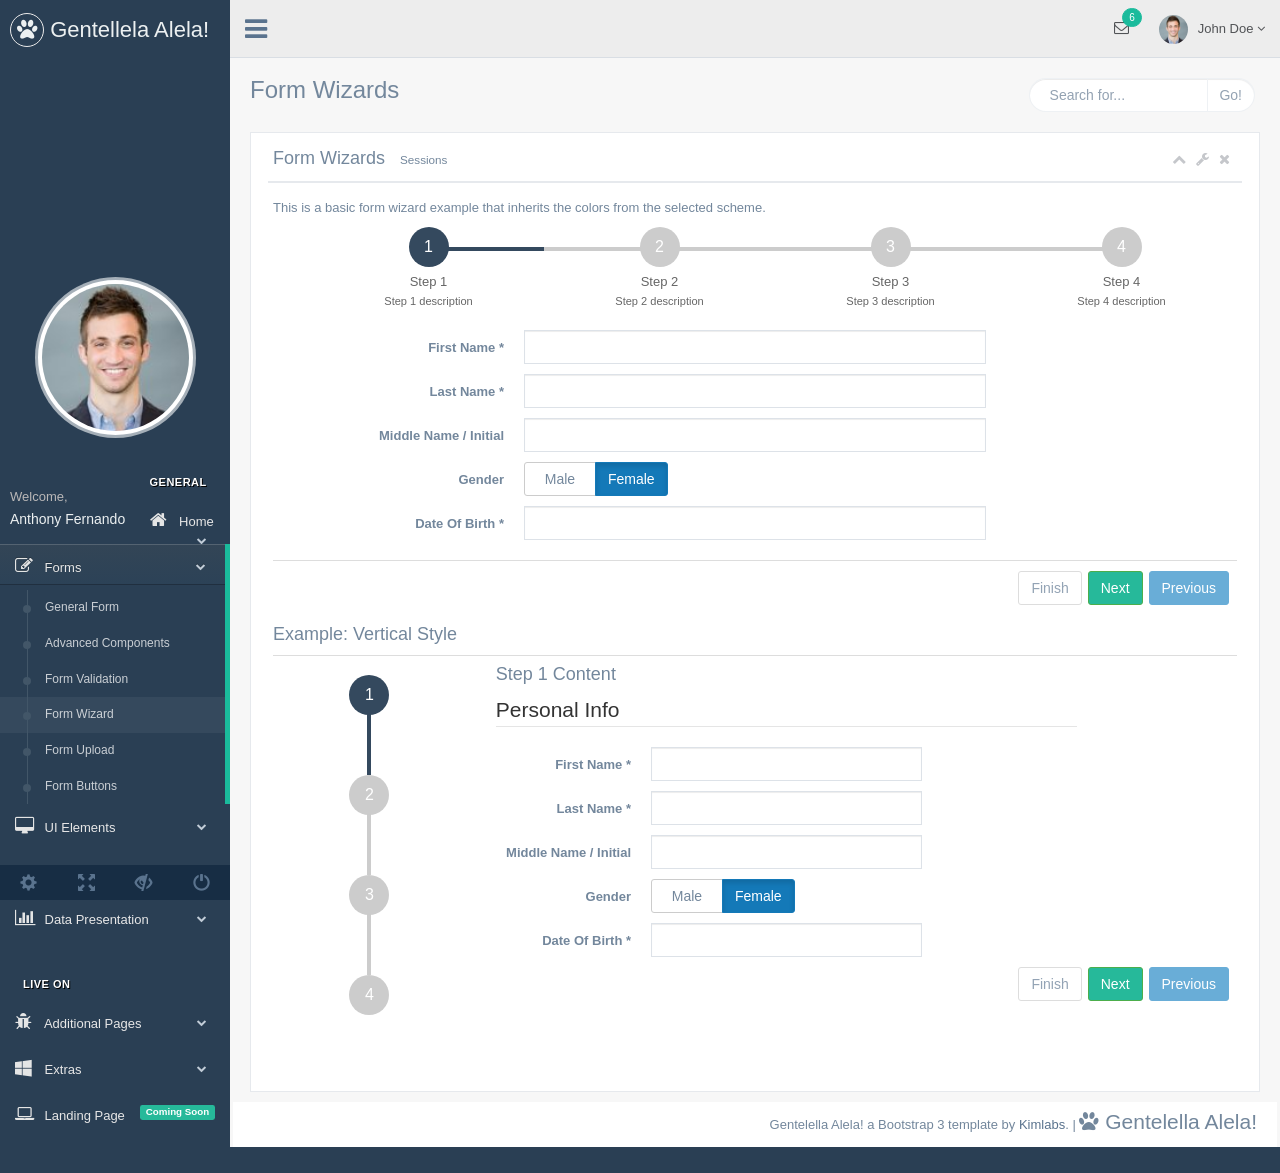
<file: form_wizards.html>
<!DOCTYPE html>
<html lang="en">

<head>
    <meta http-equiv="Content-Type" content="text/html; charset=UTF-8">
    <!-- Meta, title, CSS, favicons, etc. -->
    <meta charset="utf-8">
    <meta http-equiv="X-UA-Compatible" content="IE=edge">
    <meta name="viewport" content="width=device-width, initial-scale=1">

    <title>Gentallela Alela! | </title>

    <!-- Bootstrap core CSS -->

    <link href="css/bootstrap.min.css" rel="stylesheet">

    <link href="fonts/css/font-awesome.min.css" rel="stylesheet">
    <link href="css/animate.min.css" rel="stylesheet">

    <!-- Custom styling plus plugins -->
    <link href="css/custom.css" rel="stylesheet">
    <link href="css/icheck/flat/green.css" rel="stylesheet">


    <script src="js/jquery.min.js"></script>

    <!--[if lt IE 9]>
        <script src="../assets/js/ie8-responsive-file-warning.js"></script>
        <![endif]-->

    <!-- HTML5 shim and Respond.js for IE8 support of HTML5 elements and media queries -->
    <!--[if lt IE 9]>
          <script src="https://oss.maxcdn.com/html5shiv/3.7.2/html5shiv.min.js"></script>
          <script src="https://oss.maxcdn.com/respond/1.4.2/respond.min.js"></script>
        <![endif]-->

</head>


<body class="nav-md">

    <div class="container body">


        <div class="main_container">

            <div class="col-md-3 left_col">
                <div class="left_col scroll-view">

                    <div class="navbar nav_title" style="border: 0;">
                        <a href="index.html" class="site_title"><i class="fa fa-paw"></i> <span>Gentellela Alela!</span></a>
                    </div>
                    <div class="clearfix"></div>


                    <!-- menu prile quick info -->
                    <div class="profile">
                        <div class="profile_pic">
                            <img src="images/img.jpg" alt="..." class="img-circle profile_img">
                        </div>
                        <div class="profile_info">
                            <span>Welcome,</span>
                            <h2>Anthony Fernando</h2>
                        </div>
                    </div>
                    <!-- /menu prile quick info -->

                    <br />

                    <!-- sidebar menu -->
                    <div id="sidebar-menu" class="main_menu_side hidden-print main_menu">

                        <div class="menu_section">
                            <h3>General</h3>
                            <ul class="nav side-menu">
                                <li><a><i class="fa fa-home"></i> Home <span class="fa fa-chevron-down"></span></a>
                                    <ul class="nav child_menu" style="display: none">
                                        <li><a href="index.html">Dashboard</a>
                                        </li>
                                        <li><a href="index2.html">Dashboard2</a>
                                        </li>
                                        <li><a href="index3.html">Dashboard3</a>
                                        </li>
                                    </ul>
                                </li>
                                <li><a><i class="fa fa-edit"></i> Forms <span class="fa fa-chevron-down"></span></a>
                                    <ul class="nav child_menu" style="display: none">
                                        <li><a href="form.html">General Form</a>
                                        </li>
                                        <li><a href="form_advanced.html">Advanced Components</a>
                                        </li>
                                        <li><a href="form_validation.html">Form Validation</a>
                                        </li>
                                        <li><a href="form_wizards.html">Form Wizard</a>
                                        </li>
                                        <li><a href="form_upload.html">Form Upload</a>
                                        </li>
                                        <li><a href="form_buttons.html">Form Buttons</a>
                                        </li>
                                    </ul>
                                </li>
                                <li><a><i class="fa fa-desktop"></i> UI Elements <span class="fa fa-chevron-down"></span></a>
                                    <ul class="nav child_menu" style="display: none">
                                        <li><a href="general_elements.html">General Elements</a>
                                        </li>
                                        <li><a href="media_gallery.html">Media Gallery</a>
                                        </li>
                                        <li><a href="typography.html">Typography</a>
                                        </li>
                                        <li><a href="icons.html">Icons</a>
                                        </li>
                                        <li><a href="glyphicons.html">Glyphicons</a>
                                        </li>
                                        <li><a href="widgets.html">Widgets</a>
                                        </li>
                                        <li><a href="invoice.html">Invoice</a>
                                        </li>
                                        <li><a href="inbox.html">Inbox</a>
                                        </li>
                                        <li><a href="calender.html">Calender</a>
                                        </li>
                                    </ul>
                                </li>
                                <li><a><i class="fa fa-table"></i> Tables <span class="fa fa-chevron-down"></span></a>
                                    <ul class="nav child_menu" style="display: none">
                                        <li><a href="tables.html">Tables</a>
                                        </li>
                                        <li><a href="tables_dynamic.html">Table Dynamic</a>
                                        </li>
                                    </ul>
                                </li>
                                <li><a><i class="fa fa-bar-chart-o"></i> Data Presentation <span class="fa fa-chevron-down"></span></a>
                                    <ul class="nav child_menu" style="display: none">
                                        <li><a href="chartjs.html">Chart JS</a>
                                        </li>
                                        <li><a href="chartjs2.html">Chart JS2</a>
                                        </li>
                                        <li><a href="morisjs.html">Moris JS</a>
                                        </li>
                                        <li><a href="echarts.html">ECharts </a>
                                        </li>
                                        <li><a href="other_charts.html">Other Charts </a>
                                        </li>
                                    </ul>
                                </li>
                            </ul>
                        </div>
                        <div class="menu_section">
                            <h3>Live On</h3>
                            <ul class="nav side-menu">
                                <li><a><i class="fa fa-bug"></i> Additional Pages <span class="fa fa-chevron-down"></span></a>
                                    <ul class="nav child_menu" style="display: none">
                                        <li><a href="e_commerce.html">E-commerce</a>
                                        </li>
                                        <li><a href="projects.html">Projects</a>
                                        </li>
                                        <li><a href="project_detail.html">Project Detail</a>
                                        </li>
                                        <li><a href="contacts.html">Contacts</a>
                                        </li>
                                        <li><a href="profile.html">Profile</a>
                                        </li>
                                    </ul>
                                </li>
                                <li><a><i class="fa fa-windows"></i> Extras <span class="fa fa-chevron-down"></span></a>
                                    <ul class="nav child_menu" style="display: none">
                                        <li><a href="page_404.html">404 Error</a>
                                        </li>
                                        <li><a href="page_500.html">500 Error</a>
                                        </li>
                                        <li><a href="plain_page.html">Plain Page</a>
                                        </li>
                                        <li><a href="login.html">Login Page</a>
                                        </li>
                                        <li><a href="pricing_tables.html">Pricing Tables</a>
                                        </li>

                                    </ul>
                                </li>
                                <li><a><i class="fa fa-laptop"></i> Landing Page <span class="label label-success pull-right">Coming Soon</span></a>
                                </li>
                            </ul>
                        </div>

                    </div>
                    <!-- /sidebar menu -->

                    <!-- /menu footer buttons -->
                    <div class="sidebar-footer hidden-small">
                        <a data-toggle="tooltip" data-placement="top" title="Settings">
                            <span class="glyphicon glyphicon-cog" aria-hidden="true"></span>
                        </a>
                        <a data-toggle="tooltip" data-placement="top" title="FullScreen">
                            <span class="glyphicon glyphicon-fullscreen" aria-hidden="true"></span>
                        </a>
                        <a data-toggle="tooltip" data-placement="top" title="Lock">
                            <span class="glyphicon glyphicon-eye-close" aria-hidden="true"></span>
                        </a>
                        <a data-toggle="tooltip" data-placement="top" title="Logout">
                            <span class="glyphicon glyphicon-off" aria-hidden="true"></span>
                        </a>
                    </div>
                    <!-- /menu footer buttons -->
                </div>
            </div>

            <!-- top navigation -->
            <div class="top_nav">

                <div class="nav_menu">
                    <nav class="" role="navigation">
                        <div class="nav toggle">
                            <a id="menu_toggle"><i class="fa fa-bars"></i></a>
                        </div>

                        <ul class="nav navbar-nav navbar-right">
                            <li class="">
                                <a href="javascript:;" class="user-profile dropdown-toggle" data-toggle="dropdown" aria-expanded="false">
                                    <img src="images/img.jpg" alt="">John Doe
                                    <span class=" fa fa-angle-down"></span>
                                </a>
                                <ul class="dropdown-menu dropdown-usermenu animated fadeInDown pull-right">
                                    <li><a href="javascript:;">  Profile</a>
                                    </li>
                                    <li>
                                        <a href="javascript:;">
                                            <span class="badge bg-red pull-right">50%</span>
                                            <span>Settings</span>
                                        </a>
                                    </li>
                                    <li>
                                        <a href="javascript:;">Help</a>
                                    </li>
                                    <li><a href="login.html"><i class="fa fa-sign-out pull-right"></i> Log Out</a>
                                    </li>
                                </ul>
                            </li>

                            <li role="presentation" class="dropdown">
                                <a href="javascript:;" class="dropdown-toggle info-number" data-toggle="dropdown" aria-expanded="false">
                                    <i class="fa fa-envelope-o"></i>
                                    <span class="badge bg-green">6</span>
                                </a>
                                <ul id="menu1" class="dropdown-menu list-unstyled msg_list animated fadeInDown" role="menu">
                                    <li>
                                        <a>
                                            <span class="image">
                                        <img src="images/img.jpg" alt="Profile Image" />
                                    </span>
                                            <span>
                                        <span>John Smith</span>
                                            <span class="time">3 mins ago</span>
                                            </span>
                                            <span class="message">
                                        Film festivals used to be do-or-die moments for movie makers. They were where... 
                                    </span>
                                        </a>
                                    </li>
                                    <li>
                                        <a>
                                            <span class="image">
                                        <img src="images/img.jpg" alt="Profile Image" />
                                    </span>
                                            <span>
                                        <span>John Smith</span>
                                            <span class="time">3 mins ago</span>
                                            </span>
                                            <span class="message">
                                        Film festivals used to be do-or-die moments for movie makers. They were where... 
                                    </span>
                                        </a>
                                    </li>
                                    <li>
                                        <a>
                                            <span class="image">
                                        <img src="images/img.jpg" alt="Profile Image" />
                                    </span>
                                            <span>
                                        <span>John Smith</span>
                                            <span class="time">3 mins ago</span>
                                            </span>
                                            <span class="message">
                                        Film festivals used to be do-or-die moments for movie makers. They were where... 
                                    </span>
                                        </a>
                                    </li>
                                    <li>
                                        <a>
                                            <span class="image">
                                        <img src="images/img.jpg" alt="Profile Image" />
                                    </span>
                                            <span>
                                        <span>John Smith</span>
                                            <span class="time">3 mins ago</span>
                                            </span>
                                            <span class="message">
                                        Film festivals used to be do-or-die moments for movie makers. They were where... 
                                    </span>
                                        </a>
                                    </li>
                                    <li>
                                        <div class="text-center">
                                            <a>
                                                <strong>See All Alerts</strong>
                                                <i class="fa fa-angle-right"></i>
                                            </a>
                                        </div>
                                    </li>
                                </ul>
                            </li>

                        </ul>
                    </nav>
                </div>

            </div>
            <!-- /top navigation -->

            <!-- page content -->
            <div class="right_col" role="main">

                <div class="">
                    <div class="page-title">
                        <div class="title_left">
                            <h3>Form Wizards</h3>
                        </div>

                        <div class="title_right">
                            <div class="col-md-5 col-sm-5 col-xs-12 form-group pull-right top_search">
                                <div class="input-group">
                                    <input type="text" class="form-control" placeholder="Search for...">
                                    <span class="input-group-btn">
                            <button class="btn btn-default" type="button">Go!</button>
                        </span>
                                </div>
                            </div>
                        </div>
                    </div>
                    <div class="clearfix"></div>

                    <div class="row">

                        <div class="col-md-12 col-sm-12 col-xs-12">
                            <div class="x_panel">
                                <div class="x_title">
                                    <h2>Form Wizards <small>Sessions</small></h2>
                                    <ul class="nav navbar-right panel_toolbox">
                                        <li><a class="collapse-link"><i class="fa fa-chevron-up"></i></a>
                                        </li>
                                        <li class="dropdown">
                                            <a href="#" class="dropdown-toggle" data-toggle="dropdown" role="button" aria-expanded="false"><i class="fa fa-wrench"></i></a>
                                            <ul class="dropdown-menu" role="menu">
                                                <li><a href="#">Settings 1</a>
                                                </li>
                                                <li><a href="#">Settings 2</a>
                                                </li>
                                            </ul>
                                        </li>
                                        <li><a class="close-link"><i class="fa fa-close"></i></a>
                                        </li>
                                    </ul>
                                    <div class="clearfix"></div>
                                </div>
                                <div class="x_content">


                                    <!-- Smart Wizard -->
                                    <p>This is a basic form wizard example that inherits the colors from the selected scheme.</p>
                                    <div id="wizard" class="form_wizard wizard_horizontal">
                                        <ul class="wizard_steps">
                                            <li>
                                                <a href="#step-1">
                                                    <span class="step_no">1</span>
                                                    <span class="step_descr">
                                            Step 1<br />
                                            <small>Step 1 description</small>
                                        </span>
                                                </a>
                                            </li>
                                            <li>
                                                <a href="#step-2">
                                                    <span class="step_no">2</span>
                                                    <span class="step_descr">
                                            Step 2<br />
                                            <small>Step 2 description</small>
                                        </span>
                                                </a>
                                            </li>
                                            <li>
                                                <a href="#step-3">
                                                    <span class="step_no">3</span>
                                                    <span class="step_descr">
                                            Step 3<br />
                                            <small>Step 3 description</small>
                                        </span>
                                                </a>
                                            </li>
                                            <li>
                                                <a href="#step-4">
                                                    <span class="step_no">4</span>
                                                    <span class="step_descr">
                                            Step 4<br />
                                            <small>Step 4 description</small>
                                        </span>
                                                </a>
                                            </li>
                                        </ul>
                                        <div id="step-1">
                                            <form class="form-horizontal form-label-left">

                                                <div class="form-group">
                                                    <label class="control-label col-md-3 col-sm-3 col-xs-12" for="first-name">First Name <span class="required">*</span>
                                                    </label>
                                                    <div class="col-md-6 col-sm-6 col-xs-12">
                                                        <input type="text" id="first-name" required="required" class="form-control col-md-7 col-xs-12">
                                                    </div>
                                                </div>
                                                <div class="form-group">
                                                    <label class="control-label col-md-3 col-sm-3 col-xs-12" for="last-name">Last Name <span class="required">*</span>
                                                    </label>
                                                    <div class="col-md-6 col-sm-6 col-xs-12">
                                                        <input type="text" id="last-name" name="last-name" required="required" class="form-control col-md-7 col-xs-12">
                                                    </div>
                                                </div>
                                                <div class="form-group">
                                                    <label for="middle-name" class="control-label col-md-3 col-sm-3 col-xs-12">Middle Name / Initial</label>
                                                    <div class="col-md-6 col-sm-6 col-xs-12">
                                                        <input id="middle-name" class="form-control col-md-7 col-xs-12" type="text" name="middle-name">
                                                    </div>
                                                </div>
                                                <div class="form-group">
                                                    <label class="control-label col-md-3 col-sm-3 col-xs-12">Gender</label>
                                                    <div class="col-md-6 col-sm-6 col-xs-12">
                                                        <div id="gender" class="btn-group" data-toggle="buttons">
                                                            <label class="btn btn-default" data-toggle-class="btn-primary" data-toggle-passive-class="btn-default">
                                                                <input type="radio" name="gender" value="male"> &nbsp; Male &nbsp;
                                                            </label>
                                                            <label class="btn btn-primary active" data-toggle-class="btn-primary" data-toggle-passive-class="btn-default">
                                                                <input type="radio" name="gender" value="female" checked=""> Female
                                                            </label>
                                                        </div>
                                                    </div>
                                                </div>
                                                <div class="form-group">
                                                    <label class="control-label col-md-3 col-sm-3 col-xs-12">Date Of Birth <span class="required">*</span>
                                                    </label>
                                                    <div class="col-md-6 col-sm-6 col-xs-12">
                                                        <input id="birthday" class="date-picker form-control col-md-7 col-xs-12" required="required" type="text">
                                                    </div>
                                                </div>

                                            </form>

                                        </div>
                                        <div id="step-2">
                                            <h2 class="StepTitle">Step 2 Content</h2>
                                            <p>
                                                do eiusmod tempor incididunt ut labore et dolore magna aliqua. Ut enim ad minim veniam, quis nostrud exercitation ullamco laboris nisi ut aliquip ex ea commodo consequat. Duis aute irure dolor in reprehenderit in voluptate velit esse cillum dolore eu fugiat nulla pariatur. Excepteur sint occaecat cupidatat non proident, sunt in culpa qui officia deserunt mollit anim id est laborum.
                                            </p>
                                            <p>
                                                Lorem ipsum dolor sit amet, consectetur adipisicing elit, sed do eiusmod tempor incididunt ut labore et dolore magna aliqua. Ut enim ad minim veniam, quis nostrud exercitation ullamco laboris nisi ut aliquip ex ea commodo consequat. Duis aute irure dolor in reprehenderit in voluptate velit esse cillum dolore eu fugiat nulla pariatur. Excepteur sint occaecat cupidatat non proident, sunt in culpa qui officia deserunt mollit anim id est laborum.
                                            </p>
                                        </div>
                                        <div id="step-3">
                                            <h2 class="StepTitle">Step 3 Content</h2>
                                            <p>
                                                sed do eiusmod tempor incididunt ut labore et dolore magna aliqua. Ut enim ad minim veniam, quis nostrud exercitation ullamco laboris nisi ut aliquip ex ea commodo consequat. Duis aute irure dolor in reprehenderit in voluptate velit esse cillum dolore eu fugiat nulla pariatur. Excepteur sint occaecat cupidatat non proident, sunt in culpa qui officia deserunt mollit anim id est laborum.
                                            </p>
                                            <p>
                                                Lorem ipsum dolor sit amet, consectetur adipisicing elit, sed do eiusmod tempor incididunt ut labore et dolore magna aliqua. Ut enim ad minim veniam, quis nostrud exercitation ullamco laboris nisi ut aliquip ex ea commodo consequat. Duis aute irure dolor in reprehenderit in voluptate velit esse cillum dolore eu fugiat nulla pariatur. Excepteur sint occaecat cupidatat non proident, sunt in culpa qui officia deserunt mollit anim id est laborum.
                                            </p>
                                        </div>
                                        <div id="step-4">
                                            <h2 class="StepTitle">Step 4 Content</h2>
                                            <p>Lorem ipsum dolor sit amet, consectetur adipisicing elit, sed do eiusmod tempor incididunt ut labore et dolore magna aliqua. Ut enim ad minim veniam, quis nostrud exercitation ullamco laboris nisi ut aliquip ex ea commodo consequat. Duis aute irure dolor in reprehenderit in voluptate velit esse cillum dolore eu fugiat nulla pariatur. Excepteur sint occaecat cupidatat non proident, sunt in culpa qui officia deserunt mollit anim id est laborum.
                                            </p>
                                            <p>
                                                Lorem ipsum dolor sit amet, consectetur adipisicing elit, sed do eiusmod tempor incididunt ut labore et dolore magna aliqua. Ut enim ad minim veniam, quis nostrud exercitation ullamco laboris nisi ut aliquip ex ea commodo consequat. Duis aute irure dolor in reprehenderit in voluptate velit esse cillum dolore eu fugiat nulla pariatur. Excepteur sint occaecat cupidatat non proident, sunt in culpa qui officia deserunt mollit anim id est laborum.
                                            </p>
                                            <p>
                                                Lorem ipsum dolor sit amet, consectetur adipisicing elit, sed do eiusmod tempor incididunt ut labore et dolore magna aliqua. Ut enim ad minim veniam, quis nostrud exercitation ullamco laboris nisi ut aliquip ex ea commodo consequat. Duis aute irure dolor in reprehenderit in voluptate velit esse cillum dolore eu fugiat nulla pariatur. Excepteur sint occaecat cupidatat non proident, sunt in culpa qui officia deserunt mollit anim id est laborum.
                                            </p>
                                        </div>

                                    </div>
                                    <!-- End SmartWizard Content -->





                                    <h2>Example: Vertical Style</h2>
                                    <!-- Tabs -->
                                    <div id="wizard_verticle" class="form_wizard wizard_verticle">
                                        <ul class="list-unstyled wizard_steps">
                                            <li>
                                                <a href="#step-11">
                                                    <span class="step_no">1</span>
                                                </a>
                                            </li>
                                            <li>
                                                <a href="#step-22">
                                                    <span class="step_no">2</span>
                                                </a>
                                            </li>
                                            <li>
                                                <a href="#step-33">
                                                    <span class="step_no">3</span>
                                                </a>
                                            </li>
                                            <li>
                                                <a href="#step-44">
                                                    <span class="step_no">4</span>
                                                </a>
                                            </li>
                                        </ul>

                                        <div id="step-11">
                                            <h2 class="StepTitle">Step 1 Content</h2>
                                            <form class="form-horizontal form-label-left">

                                                <span class="section">Personal Info</span>

                                                <div class="form-group">
                                                    <label class="control-label col-md-3 col-sm-3" for="first-name">First Name <span class="required">*</span>
                                                    </label>
                                                    <div class="col-md-6 col-sm-6">
                                                        <input type="text" id="first-name2" required="required" class="form-control col-md-7 col-xs-12">
                                                    </div>
                                                </div>
                                                <div class="form-group">
                                                    <label class="control-label col-md-3 col-sm-3" for="last-name">Last Name <span class="required">*</span>
                                                    </label>
                                                    <div class="col-md-6 col-sm-6">
                                                        <input type="text" id="last-name2" name="last-name" required="required" class="form-control col-md-7 col-xs-12">
                                                    </div>
                                                </div>
                                                <div class="form-group">
                                                    <label for="middle-name" class="control-label col-md-3 col-sm-3">Middle Name / Initial</label>
                                                    <div class="col-md-6 col-sm-6">
                                                        <input id="middle-name2" class="form-control col-md-7 col-xs-12" type="text" name="middle-name">
                                                    </div>
                                                </div>
                                                <div class="form-group">
                                                    <label class="control-label col-md-3 col-sm-3">Gender</label>
                                                    <div class="col-md-6 col-sm-6">
                                                        <div id="gender2" class="btn-group" data-toggle="buttons">
                                                            <label class="btn btn-default" data-toggle-class="btn-primary" data-toggle-passive-class="btn-default">
                                                                <input type="radio" name="gender" value="male"> &nbsp; Male &nbsp;
                                                            </label>
                                                            <label class="btn btn-primary active" data-toggle-class="btn-primary" data-toggle-passive-class="btn-default">
                                                                <input type="radio" name="gender" value="female" checked=""> Female
                                                            </label>
                                                        </div>
                                                    </div>
                                                </div>
                                                <div class="form-group">
                                                    <label class="control-label col-md-3 col-sm-3">Date Of Birth <span class="required">*</span>
                                                    </label>
                                                    <div class="col-md-6 col-sm-6">
                                                        <input id="birthday2" class="date-picker form-control col-md-7 col-xs-12" required="required" type="text">
                                                    </div>
                                                </div>

                                            </form>
                                        </div>
                                        <div id="step-22">
                                            <h2 class="StepTitle">Step 2 Content</h2>
                                            <p>Lorem ipsum dolor sit amet, consectetur adipisicing elit, sed do eiusmod tempor incididunt ut labore et dolore magna aliqua. Ut enim ad minim veniam, quis nostrud exercitation ullamco laboris nisi ut aliquip ex ea commodo consequat. Duis aute irure dolor in reprehenderit in voluptate velit esse cillum dolore eu fugiat nulla pariatur. Excepteur sint occaecat cupidatat non proident, sunt in culpa qui officia deserunt mollit anim id est laborum.
                                            </p>
                                            <p>
                                                Lorem ipsum dolor sit amet, consectetur adipisicing elit, sed do eiusmod tempor incididunt ut labore et dolore magna aliqua. Ut enim ad minim veniam, quis nostrud exercitation ullamco laboris nisi ut aliquip ex ea commodo consequat. Duis aute irure dolor in reprehenderit in voluptate velit esse cillum dolore eu fugiat nulla pariatur. Excepteur sint occaecat cupidatat non proident, sunt in culpa qui officia deserunt mollit anim id est laborum.
                                            </p>
                                            <p>
                                                Lorem ipsum dolor sit amet, consectetur adipisicing elit, sed do eiusmod tempor incididunt ut labore et dolore magna aliqua. Ut enim ad minim veniam, quis nostrud exercitation ullamco laboris nisi ut aliquip ex ea commodo consequat. Duis aute irure dolor in reprehenderit in voluptate velit esse cillum dolore eu fugiat nulla pariatur. Excepteur sint occaecat cupidatat non proident, sunt in culpa qui officia deserunt mollit anim id est laborum.
                                            </p>
                                            <p>
                                                Lorem ipsum dolor sit amet, consectetur adipisicing elit, sed do eiusmod tempor incididunt ut labore et dolore magna aliqua. Ut enim ad minim veniam, quis nostrud exercitation ullamco laboris nisi ut aliquip ex ea commodo consequat. Duis aute irure dolor in reprehenderit in voluptate velit esse cillum dolore eu fugiat nulla pariatur. Excepteur sint occaecat cupidatat non proident, sunt in culpa qui officia deserunt mollit anim id est laborum.
                                            </p>
                                            <p>
                                                Lorem ipsum dolor sit amet, consectetur adipisicing elit, sed do eiusmod tempor incididunt ut labore et dolore magna aliqua. Ut enim ad minim veniam, quis nostrud exercitation ullamco laboris nisi ut aliquip ex ea commodo consequat. Duis aute irure dolor in reprehenderit in voluptate velit esse cillum dolore eu fugiat nulla pariatur. Excepteur sint occaecat cupidatat non proident, sunt in culpa qui officia deserunt mollit anim id est laborum.
                                            </p>
                                        </div>
                                        <div id="step-33">
                                            <h2 class="StepTitle">Step 3 Content</h2>
                                            <p>Lorem ipsum dolor sit amet, consectetur adipisicing elit, sed do eiusmod tempor incididunt ut labore et dolore magna aliqua. Ut enim ad minim veniam, quis nostrud exercitation ullamco laboris nisi ut aliquip ex ea commodo consequat. Duis aute irure dolor in reprehenderit in voluptate velit esse cillum dolore eu fugiat nulla pariatur. Excepteur sint occaecat cupidatat non proident, sunt in culpa qui officia deserunt mollit anim id est laborum.
                                            </p>
                                            <p>
                                                Lorem ipsum dolor sit amet, consectetur adipisicing elit, sed do eiusmod tempor incididunt ut labore et dolore magna aliqua. Ut enim ad minim veniam, quis nostrud exercitation ullamco laboris nisi ut aliquip ex ea commodo consequat. Duis aute irure dolor in reprehenderit in voluptate velit esse cillum dolore eu fugiat nulla pariatur. Excepteur sint occaecat cupidatat non proident, sunt in culpa qui officia deserunt mollit anim id est laborum.
                                            </p>
                                        </div>
                                        <div id="step-44">
                                            <h2 class="StepTitle">Step 4 Content</h2>
                                            <p>Lorem ipsum dolor sit amet, consectetur adipisicing elit, sed do eiusmod tempor incididunt ut labore et dolore magna aliqua. Ut enim ad minim veniam, quis nostrud exercitation ullamco laboris nisi ut aliquip ex ea commodo consequat. Duis aute irure dolor in reprehenderit in voluptate velit esse cillum dolore eu fugiat nulla pariatur. Excepteur sint occaecat cupidatat non proident, sunt in culpa qui officia deserunt mollit anim id est laborum.
                                            </p>
                                            <p>
                                                Lorem ipsum dolor sit amet, consectetur adipisicing elit, sed do eiusmod tempor incididunt ut labore et dolore magna aliqua. Ut enim ad minim veniam, quis nostrud exercitation ullamco laboris nisi ut aliquip ex ea commodo consequat. Duis aute irure dolor in reprehenderit in voluptate velit esse cillum dolore eu fugiat nulla pariatur. Excepteur sint occaecat cupidatat non proident, sunt in culpa qui officia deserunt mollit anim id est laborum.
                                            </p>
                                            <p>
                                                Lorem ipsum dolor sit amet, consectetur adipisicing elit, sed do eiusmod tempor incididunt ut labore et dolore magna aliqua. Ut enim ad minim veniam, quis nostrud exercitation ullamco laboris nisi ut aliquip ex ea commodo consequat. Duis aute irure dolor in reprehenderit in voluptate velit esse cillum dolore eu fugiat nulla pariatur. Excepteur sint occaecat cupidatat non proident, sunt in culpa qui officia deserunt mollit anim id est laborum.
                                            </p>
                                        </div>
                                    </div>

                                    <!-- End SmartWizard Content -->


                                </div>
                            </div>
                        </div>

                    </div>
                </div>
                
                <!-- footer content -->
            <footer>
                <div class="">
                    <p class="pull-right">Gentelella Alela! a Bootstrap 3 template by <a>Kimlabs</a>. |
                        <span class="lead"> <i class="fa fa-paw"></i> Gentelella Alela!</span>
                    </p>
                </div>
                <div class="clearfix"></div>
            </footer>
            <!-- /footer content -->
                
            </div>
            <!-- /page content -->
        </div>

    </div>

    <div id="custom_notifications" class="custom-notifications dsp_none">
        <ul class="list-unstyled notifications clearfix" data-tabbed_notifications="notif-group">
        </ul>
        <div class="clearfix"></div>
        <div id="notif-group" class="tabbed_notifications"></div>
    </div>

    <script src="js/bootstrap.min.js"></script>

    <!-- chart js -->
    <script src="js/chartjs/chart.min.js"></script>
    <!-- bootstrap progress js -->
    <script src="js/progressbar/bootstrap-progressbar.min.js"></script>
    <script src="js/nicescroll/jquery.nicescroll.min.js"></script>
    <!-- icheck -->
    <script src="js/icheck/icheck.min.js"></script>

    <script src="js/custom.js"></script>
    <!-- form wizard -->
    <script type="text/javascript" src="js/wizard/jquery.smartWizard.js"></script>
    <script type="text/javascript">
        $(document).ready(function () {
            // Smart Wizard 	
            $('#wizard').smartWizard();

            function onFinishCallback() {
                $('#wizard').smartWizard('showMessage', 'Finish Clicked');
                //alert('Finish Clicked');
            }
        });

        $(document).ready(function () {
            // Smart Wizard	
            $('#wizard_verticle').smartWizard({
                transitionEffect: 'slide'
            });

        });
    </script>

</body>

</html>
</file>
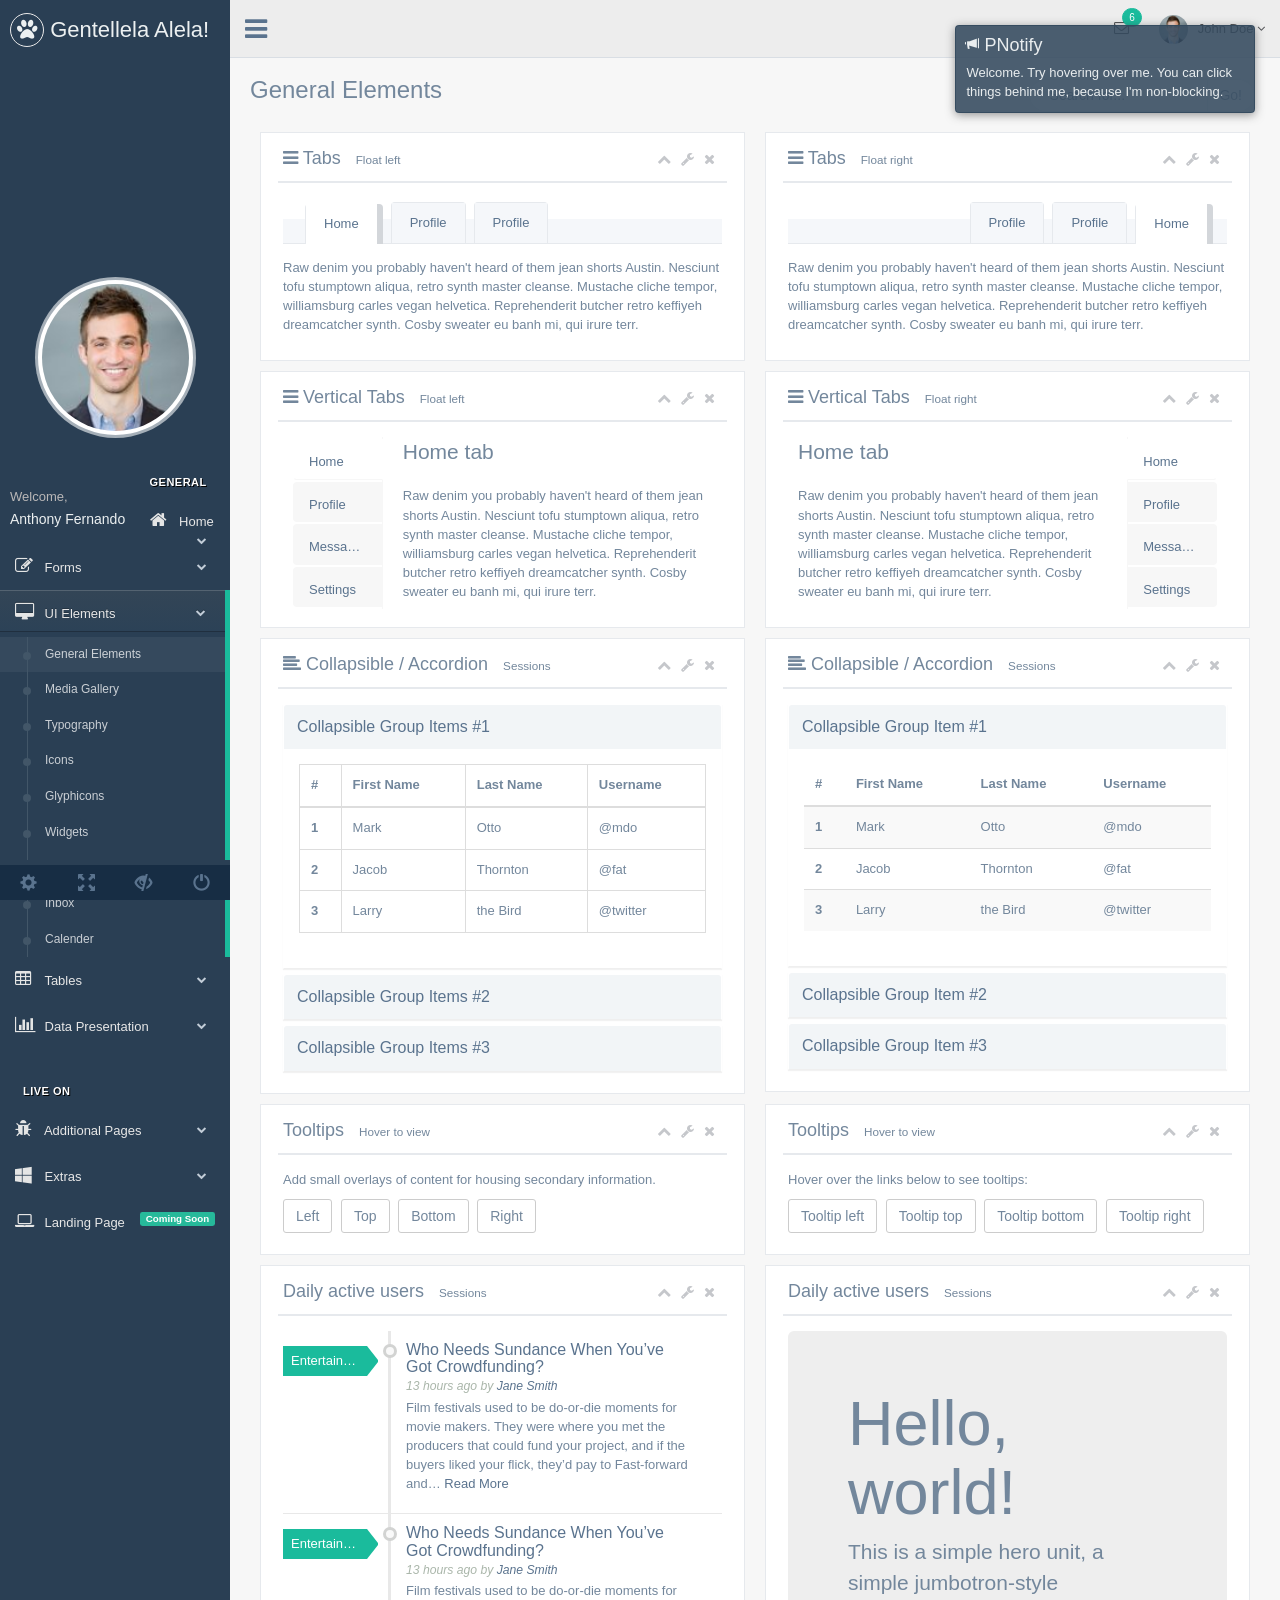
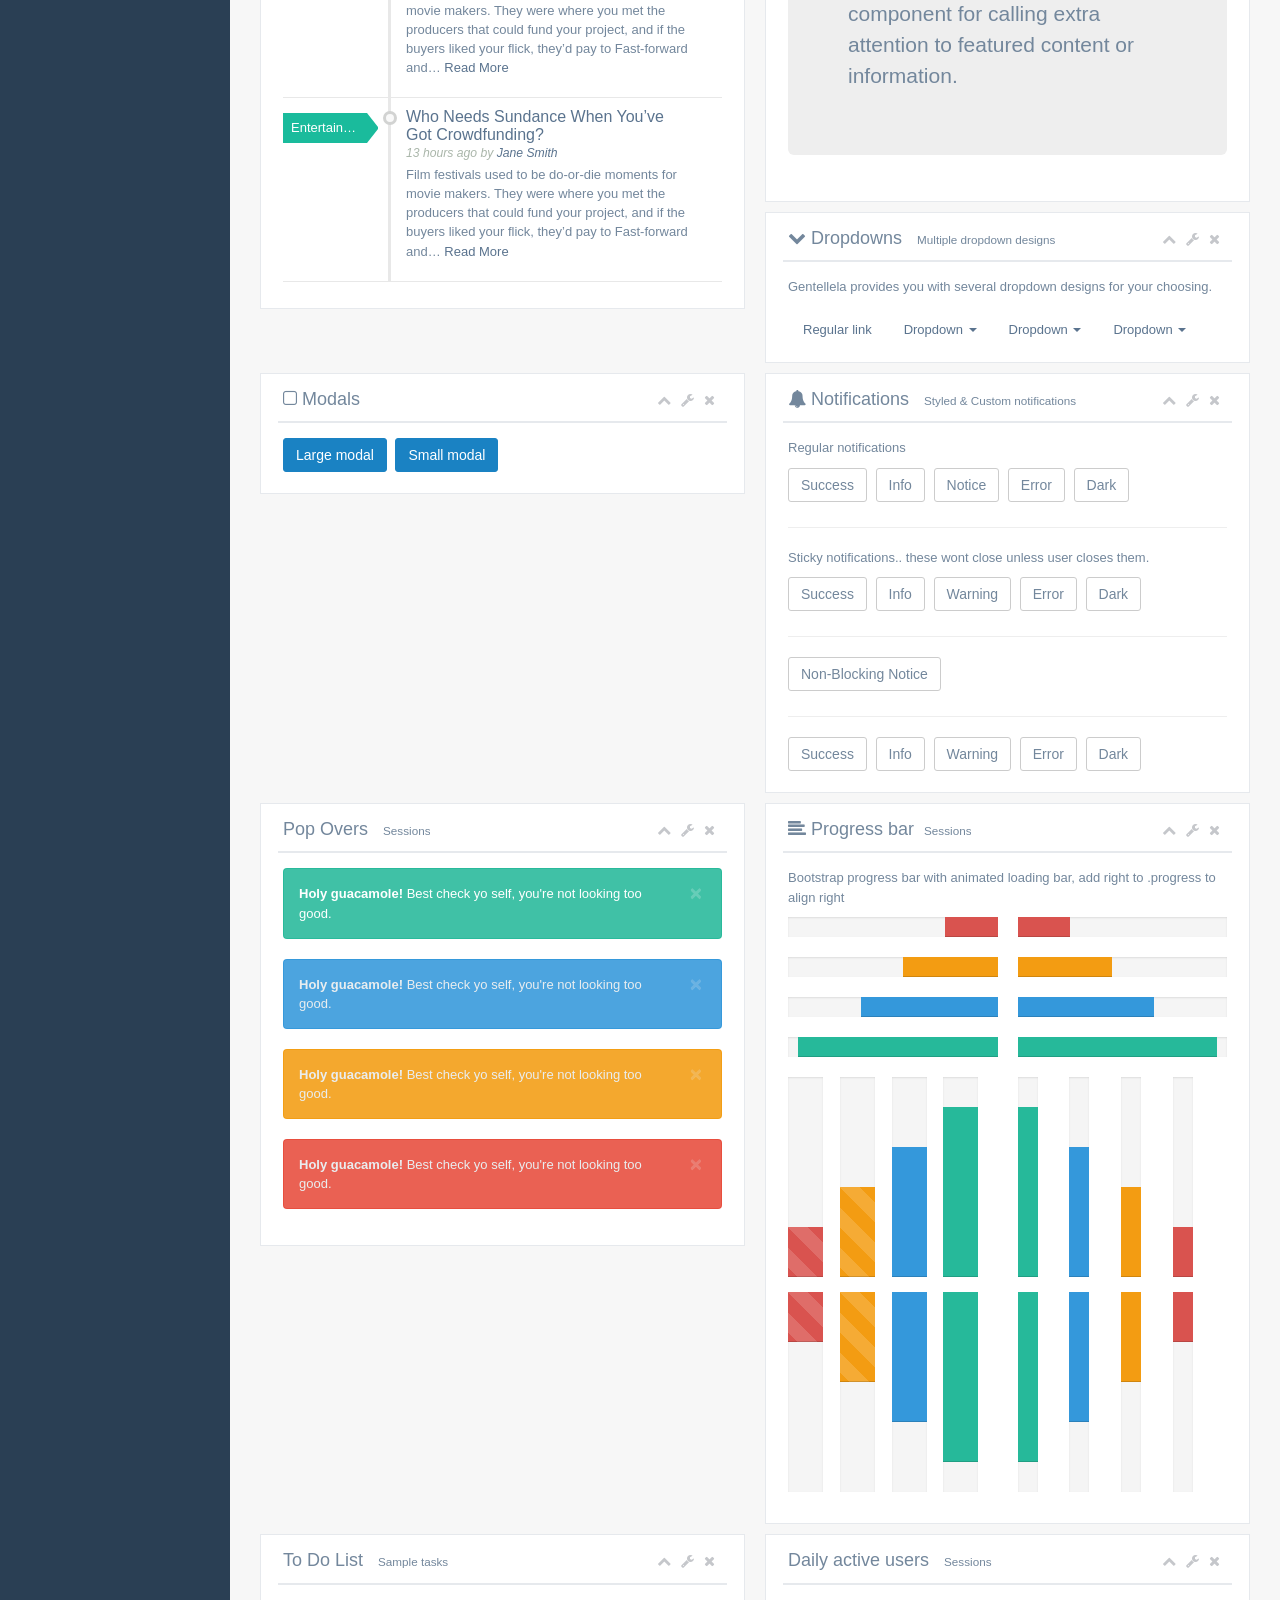
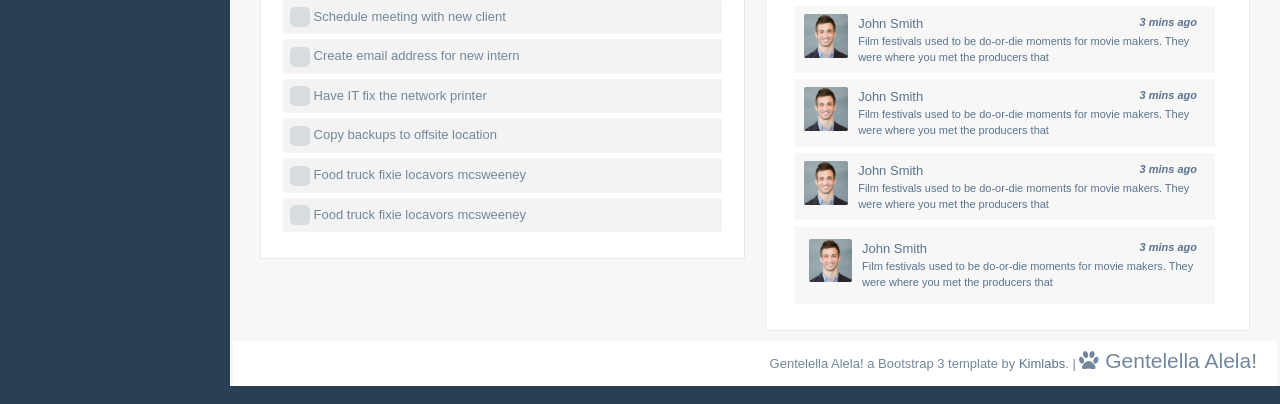
<file: general_elements.html>
<!DOCTYPE html>
<html lang="en">

<head>
    <meta http-equiv="Content-Type" content="text/html; charset=UTF-8">
    <!-- Meta, title, CSS, favicons, etc. -->
    <meta charset="utf-8">
    <meta http-equiv="X-UA-Compatible" content="IE=edge">
    <meta name="viewport" content="width=device-width, initial-scale=1">

    <title>Gentallela Alela! | </title>

    <!-- Bootstrap core CSS -->

    <link href="css/bootstrap.min.css" rel="stylesheet">

    <link href="fonts/css/font-awesome.min.css" rel="stylesheet">
    <link href="css/animate.min.css" rel="stylesheet">

    <!-- Custom styling plus plugins -->
    <link href="css/custom.css" rel="stylesheet">
    <link href="css/icheck/flat/green.css" rel="stylesheet">

    <link rel="stylesheet" type="text/css" href="css/progressbar/bootstrap-progressbar-3.3.0.css">
    <script src="js/jquery.min.js"></script>

    <!--[if lt IE 9]>
        <script src="../assets/js/ie8-responsive-file-warning.js"></script>
        <![endif]-->

    <!-- HTML5 shim and Respond.js for IE8 support of HTML5 elements and media queries -->
    <!--[if lt IE 9]>
          <script src="https://oss.maxcdn.com/html5shiv/3.7.2/html5shiv.min.js"></script>
          <script src="https://oss.maxcdn.com/respond/1.4.2/respond.min.js"></script>
        <![endif]-->

</head>


<body class="nav-md">

    <div class="container body">


        <div class="main_container">

            <div class="col-md-3 left_col">
                <div class="left_col scroll-view">

                    <div class="navbar nav_title" style="border: 0;">
                        <a href="index.html" class="site_title"><i class="fa fa-paw"></i> <span>Gentellela Alela!</span></a>
                    </div>
                    <div class="clearfix"></div>


                    <!-- menu prile quick info -->
                    <div class="profile">
                        <div class="profile_pic">
                            <img src="images/img.jpg" alt="..." class="img-circle profile_img">
                        </div>
                        <div class="profile_info">
                            <span>Welcome,</span>
                            <h2>Anthony Fernando</h2>
                        </div>
                    </div>
                    <!-- /menu prile quick info -->

                    <br />

                    <!-- sidebar menu -->
                    <div id="sidebar-menu" class="main_menu_side hidden-print main_menu">

                        <div class="menu_section">
                            <h3>General</h3>
                            <ul class="nav side-menu">
                                <li><a><i class="fa fa-home"></i> Home <span class="fa fa-chevron-down"></span></a>
                                    <ul class="nav child_menu" style="display: none">
                                        <li><a href="index.html">Dashboard</a>
                                        </li>
                                        <li><a href="index2.html">Dashboard2</a>
                                        </li>
                                        <li><a href="index3.html">Dashboard3</a>
                                        </li>
                                    </ul>
                                </li>
                                <li><a><i class="fa fa-edit"></i> Forms <span class="fa fa-chevron-down"></span></a>
                                    <ul class="nav child_menu" style="display: none">
                                        <li><a href="form.html">General Form</a>
                                        </li>
                                        <li><a href="form_advanced.html">Advanced Components</a>
                                        </li>
                                        <li><a href="form_validation.html">Form Validation</a>
                                        </li>
                                        <li><a href="form_wizards.html">Form Wizard</a>
                                        </li>
                                        <li><a href="form_upload.html">Form Upload</a>
                                        </li>
                                        <li><a href="form_buttons.html">Form Buttons</a>
                                        </li>
                                    </ul>
                                </li>
                                <li><a><i class="fa fa-desktop"></i> UI Elements <span class="fa fa-chevron-down"></span></a>
                                    <ul class="nav child_menu" style="display: none">
                                        <li><a href="general_elements.html">General Elements</a>
                                        </li>
                                        <li><a href="media_gallery.html">Media Gallery</a>
                                        </li>
                                        <li><a href="typography.html">Typography</a>
                                        </li>
                                        <li><a href="icons.html">Icons</a>
                                        </li>
                                        <li><a href="glyphicons.html">Glyphicons</a>
                                        </li>
                                        <li><a href="widgets.html">Widgets</a>
                                        </li>
                                        <li><a href="invoice.html">Invoice</a>
                                        </li>
                                        <li><a href="inbox.html">Inbox</a>
                                        </li>
                                        <li><a href="calender.html">Calender</a>
                                        </li>
                                    </ul>
                                </li>
                                <li><a><i class="fa fa-table"></i> Tables <span class="fa fa-chevron-down"></span></a>
                                    <ul class="nav child_menu" style="display: none">
                                        <li><a href="tables.html">Tables</a>
                                        </li>
                                        <li><a href="tables_dynamic.html">Table Dynamic</a>
                                        </li>
                                    </ul>
                                </li>
                                <li><a><i class="fa fa-bar-chart-o"></i> Data Presentation <span class="fa fa-chevron-down"></span></a>
                                    <ul class="nav child_menu" style="display: none">
                                        <li><a href="chartjs.html">Chart JS</a>
                                        </li>
                                        <li><a href="chartjs2.html">Chart JS2</a>
                                        </li>
                                        <li><a href="morisjs.html">Moris JS</a>
                                        </li>
                                        <li><a href="echarts.html">ECharts </a>
                                        </li>
                                        <li><a href="other_charts.html">Other Charts </a>
                                        </li>
                                    </ul>
                                </li>
                            </ul>
                        </div>
                        <div class="menu_section">
                            <h3>Live On</h3>
                            <ul class="nav side-menu">
                                <li><a><i class="fa fa-bug"></i> Additional Pages <span class="fa fa-chevron-down"></span></a>
                                    <ul class="nav child_menu" style="display: none">
                                        <li><a href="e_commerce.html">E-commerce</a>
                                        </li>
                                        <li><a href="projects.html">Projects</a>
                                        </li>
                                        <li><a href="project_detail.html">Project Detail</a>
                                        </li>
                                        <li><a href="contacts.html">Contacts</a>
                                        </li>
                                        <li><a href="profile.html">Profile</a>
                                        </li>
                                    </ul>
                                </li>
                                <li><a><i class="fa fa-windows"></i> Extras <span class="fa fa-chevron-down"></span></a>
                                    <ul class="nav child_menu" style="display: none">
                                        <li><a href="page_404.html">404 Error</a>
                                        </li>
                                        <li><a href="page_500.html">500 Error</a>
                                        </li>
                                        <li><a href="plain_page.html">Plain Page</a>
                                        </li>
                                        <li><a href="login.html">Login Page</a>
                                        </li>
                                        <li><a href="pricing_tables.html">Pricing Tables</a>
                                        </li>

                                    </ul>
                                </li>
                                <li><a><i class="fa fa-laptop"></i> Landing Page <span class="label label-success pull-right">Coming Soon</span></a>
                                </li>
                            </ul>
                        </div>

                    </div>
                    <!-- /sidebar menu -->

                    <!-- /menu footer buttons -->
                    <div class="sidebar-footer hidden-small">
                        <a data-toggle="tooltip" data-placement="top" title="Settings">
                            <span class="glyphicon glyphicon-cog" aria-hidden="true"></span>
                        </a>
                        <a data-toggle="tooltip" data-placement="top" title="FullScreen">
                            <span class="glyphicon glyphicon-fullscreen" aria-hidden="true"></span>
                        </a>
                        <a data-toggle="tooltip" data-placement="top" title="Lock">
                            <span class="glyphicon glyphicon-eye-close" aria-hidden="true"></span>
                        </a>
                        <a data-toggle="tooltip" data-placement="top" title="Logout">
                            <span class="glyphicon glyphicon-off" aria-hidden="true"></span>
                        </a>
                    </div>
                    <!-- /menu footer buttons -->
                </div>
            </div>

            <!-- top navigation -->
            <div class="top_nav">

                <div class="nav_menu">
                    <nav class="" role="navigation">
                        <div class="nav toggle">
                            <a id="menu_toggle"><i class="fa fa-bars"></i></a>
                        </div>

                        <ul class="nav navbar-nav navbar-right">
                            <li class="">
                                <a href="javascript:;" class="user-profile dropdown-toggle" data-toggle="dropdown" aria-expanded="false">
                                    <img src="images/img.jpg" alt="">John Doe
                                    <span class=" fa fa-angle-down"></span>
                                </a>
                                <ul class="dropdown-menu dropdown-usermenu animated fadeInDown pull-right">
                                    <li><a href="javascript:;">  Profile</a>
                                    </li>
                                    <li>
                                        <a href="javascript:;">
                                            <span class="badge bg-red pull-right">50%</span>
                                            <span>Settings</span>
                                        </a>
                                    </li>
                                    <li>
                                        <a href="javascript:;">Help</a>
                                    </li>
                                    <li><a href="login.html"><i class="fa fa-sign-out pull-right"></i> Log Out</a>
                                    </li>
                                </ul>
                            </li>

                            <li role="presentation" class="dropdown">
                                <a href="javascript:;" class="dropdown-toggle info-number" data-toggle="dropdown" aria-expanded="false">
                                    <i class="fa fa-envelope-o"></i>
                                    <span class="badge bg-green">6</span>
                                </a>
                                <ul id="menu1" class="dropdown-menu list-unstyled msg_list animated fadeInDown" role="menu">
                                    <li>
                                        <a>
                                            <span class="image">
                                        <img src="images/img.jpg" alt="Profile Image" />
                                    </span>
                                            <span>
                                        <span>John Smith</span>
                                            <span class="time">3 mins ago</span>
                                            </span>
                                            <span class="message">
                                        Film festivals used to be do-or-die moments for movie makers. They were where... 
                                    </span>
                                        </a>
                                    </li>
                                    <li>
                                        <a>
                                            <span class="image">
                                        <img src="images/img.jpg" alt="Profile Image" />
                                    </span>
                                            <span>
                                        <span>John Smith</span>
                                            <span class="time">3 mins ago</span>
                                            </span>
                                            <span class="message">
                                        Film festivals used to be do-or-die moments for movie makers. They were where... 
                                    </span>
                                        </a>
                                    </li>
                                    <li>
                                        <a>
                                            <span class="image">
                                        <img src="images/img.jpg" alt="Profile Image" />
                                    </span>
                                            <span>
                                        <span>John Smith</span>
                                            <span class="time">3 mins ago</span>
                                            </span>
                                            <span class="message">
                                        Film festivals used to be do-or-die moments for movie makers. They were where... 
                                    </span>
                                        </a>
                                    </li>
                                    <li>
                                        <a>
                                            <span class="image">
                                        <img src="images/img.jpg" alt="Profile Image" />
                                    </span>
                                            <span>
                                        <span>John Smith</span>
                                            <span class="time">3 mins ago</span>
                                            </span>
                                            <span class="message">
                                        Film festivals used to be do-or-die moments for movie makers. They were where... 
                                    </span>
                                        </a>
                                    </li>
                                    <li>
                                        <div class="text-center">
                                            <a>
                                                <strong>See All Alerts</strong>
                                                <i class="fa fa-angle-right"></i>
                                            </a>
                                        </div>
                                    </li>
                                </ul>
                            </li>

                        </ul>
                    </nav>
                </div>

            </div>
            <!-- /top navigation -->

            <!-- page content -->
            <div class="right_col" role="main">

                <div class="">
                    <div class="page-title">
                        <div class="title_left">
                            <h3>General Elements</h3>
                        </div>

                        <div class="title_right">
                            <div class="col-md-5 col-sm-5 col-xs-12 form-group pull-right top_search">
                                <div class="input-group">
                                    <input type="text" class="form-control" placeholder="Search for...">
                                    <span class="input-group-btn">
                            <button class="btn btn-default" type="button">Go!</button>
                        </span>
                                </div>
                            </div>
                        </div>
                    </div>
                    <div class="clearfix"></div>

                    <div class="">
                        <div class="col-md-6 col-sm-6 col-xs-12">
                            <div class="x_panel">
                                <div class="x_title">
                                    <h2><i class="fa fa-bars"></i> Tabs <small>Float left</small></h2>
                                    <ul class="nav navbar-right panel_toolbox">
                                        <li><a class="collapse-link"><i class="fa fa-chevron-up"></i></a>
                                        </li>
                                        <li class="dropdown">
                                            <a href="#" class="dropdown-toggle" data-toggle="dropdown" role="button" aria-expanded="false"><i class="fa fa-wrench"></i></a>
                                            <ul class="dropdown-menu" role="menu">
                                                <li><a href="#">Settings 1</a>
                                                </li>
                                                <li><a href="#">Settings 2</a>
                                                </li>
                                            </ul>
                                        </li>
                                        <li><a class="close-link"><i class="fa fa-close"></i></a>
                                        </li>
                                    </ul>
                                    <div class="clearfix"></div>
                                </div>
                                <div class="x_content">


                                    <div class="" role="tabpanel" data-example-id="togglable-tabs">
                                        <ul id="myTab" class="nav nav-tabs bar_tabs" role="tablist">
                                            <li role="presentation" class="active"><a href="#tab_content1" id="home-tab" role="tab" data-toggle="tab" aria-expanded="true">Home</a>
                                            </li>
                                            <li role="presentation" class=""><a href="#tab_content2" role="tab" id="profile-tab" data-toggle="tab"  aria-expanded="false">Profile</a>
                                            </li>
                                            <li role="presentation" class=""><a href="#tab_content3" role="tab" id="profile-tab2" data-toggle="tab" aria-expanded="false">Profile</a>
                                            </li>
                                        </ul>
                                        <div id="myTabContent" class="tab-content">
                                            <div role="tabpanel" class="tab-pane fade active in" id="tab_content1" aria-labelledby="home-tab">
                                                <p>Raw denim you probably haven't heard of them jean shorts Austin. Nesciunt tofu stumptown aliqua, retro synth master cleanse. Mustache cliche tempor, williamsburg carles vegan helvetica. Reprehenderit butcher retro keffiyeh dreamcatcher synth. Cosby sweater eu banh mi, qui irure terr.</p>
                                            </div>
                                            <div role="tabpanel" class="tab-pane fade" id="tab_content2" aria-labelledby="profile-tab">
                                                <p>Food truck fixie locavore, accusamus mcsweeney's marfa nulla single-origin coffee squid. Exercitation +1 labore velit, blog sartorial PBR leggings next level wes anderson artisan four loko farm-to-table craft beer twee. Qui photo booth letterpress, commodo enim craft beer mlkshk aliquip</p>
                                            </div>
                                            <div role="tabpanel" class="tab-pane fade" id="tab_content3" aria-labelledby="profile-tab">
                                                <p>xxFood truck fixie locavore, accusamus mcsweeney's marfa nulla single-origin coffee squid. Exercitation +1 labore velit, blog sartorial PBR leggings next level wes anderson artisan four loko farm-to-table craft beer twee. Qui photo booth letterpress, commodo enim craft beer mlkshk </p>
                                            </div>
                                        </div>
                                    </div>

                                </div>
                            </div>
                        </div>


                        <div class="col-md-6 col-sm-6 col-xs-12">
                            <div class="x_panel">
                                <div class="x_title">
                                    <h2><i class="fa fa-bars"></i> Tabs <small>Float right</small></h2>
                                    <ul class="nav navbar-right panel_toolbox">
                                        <li><a class="collapse-link"><i class="fa fa-chevron-up"></i></a>
                                        </li>
                                        <li class="dropdown">
                                            <a href="#" class="dropdown-toggle" data-toggle="dropdown" role="button" aria-expanded="false"><i class="fa fa-wrench"></i></a>
                                            <ul class="dropdown-menu" role="menu">
                                                <li><a href="#">Settings 1</a>
                                                </li>
                                                <li><a href="#">Settings 2</a>
                                                </li>
                                            </ul>
                                        </li>
                                        <li><a class="close-link"><i class="fa fa-close"></i></a>
                                        </li>
                                    </ul>
                                    <div class="clearfix"></div>
                                </div>
                                <div class="x_content">

                                    <div class="" role="tabpanel" data-example-id="togglable-tabs">
                                        <ul id="myTab1" class="nav nav-tabs bar_tabs right" role="tablist">
                                            <li role="presentation" class="active"><a href="#tab_content11" id="home-tabb" role="tab" data-toggle="tab" aria-controls="home" aria-expanded="true">Home</a>
                                            </li>
                                            <li role="presentation" class=""><a href="#tab_content22" role="tab" id="profile-tabb" data-toggle="tab" aria-controls="profile" aria-expanded="false">Profile</a>
                                            </li>
                                            <li role="presentation" class=""><a href="#tab_content33" role="tab" id="profile-tabb3" data-toggle="tab" aria-controls="profile" aria-expanded="false">Profile</a>
                                            </li>
                                        </ul>
                                        <div id="myTabContent2" class="tab-content">
                                            <div role="tabpanel" class="tab-pane fade active in" id="tab_content11" aria-labelledby="home-tab">
                                                <p>Raw denim you probably haven't heard of them jean shorts Austin. Nesciunt tofu stumptown aliqua, retro synth master cleanse. Mustache cliche tempor, williamsburg carles vegan helvetica. Reprehenderit butcher retro keffiyeh dreamcatcher synth. Cosby sweater eu banh mi, qui irure terr.</p>
                                            </div>
                                            <div role="tabpanel" class="tab-pane fade" id="tab_content22" aria-labelledby="profile-tab">
                                                <p>Food truck fixie locavore, accusamus mcsweeney's marfa nulla single-origin coffee squid. Exercitation +1 labore velit, blog sartorial PBR leggings next level wes anderson artisan four loko farm-to-table craft beer twee. Qui photo booth letterpress, commodo enim craft beer mlkshk aliquip</p>
                                            </div>
                                            <div role="tabpanel" class="tab-pane fade" id="tab_content33" aria-labelledby="profile-tab">
                                                <p>xxFood truck fixie locavore, accusamus mcsweeney's marfa nulla single-origin coffee squid. Exercitation +1 labore velit, blog sartorial PBR leggings next level wes anderson artisan four loko farm-to-table craft beer twee. Qui photo booth letterpress, commodo enim craft beer mlkshk </p>
                                            </div>
                                        </div>
                                    </div>

                                </div>
                            </div>
                        </div>
                        <div class="clearfix"></div>

                        <div class="col-md-6 col-sm-6 col-xs-12">
                            <div class="x_panel">
                                <div class="x_title">
                                    <h2><i class="fa fa-bars"></i> Vertical Tabs <small>Float left</small></h2>
                                    <ul class="nav navbar-right panel_toolbox">
                                        <li><a class="collapse-link"><i class="fa fa-chevron-up"></i></a>
                                        </li>
                                        <li class="dropdown">
                                            <a href="#" class="dropdown-toggle" data-toggle="dropdown" role="button" aria-expanded="false"><i class="fa fa-wrench"></i></a>
                                            <ul class="dropdown-menu" role="menu">
                                                <li><a href="#">Settings 1</a>
                                                </li>
                                                <li><a href="#">Settings 2</a>
                                                </li>
                                            </ul>
                                        </li>
                                        <li><a class="close-link"><i class="fa fa-close"></i></a>
                                        </li>
                                    </ul>
                                    <div class="clearfix"></div>
                                </div>
                                <div class="x_content">

                                    <div class="col-xs-3">
                                        <!-- required for floating -->
                                        <!-- Nav tabs -->
                                        <ul class="nav nav-tabs tabs-left">
                                            <li class="active"><a href="#home" data-toggle="tab">Home</a>
                                            </li>
                                            <li><a href="#profile" data-toggle="tab">Profile</a>
                                            </li>
                                            <li><a href="#messages" data-toggle="tab">Messages</a>
                                            </li>
                                            <li><a href="#settings" data-toggle="tab">Settings</a>
                                            </li>
                                        </ul>
                                    </div>

                                    <div class="col-xs-9">
                                        <!-- Tab panes -->
                                        <div class="tab-content">
                                            <div class="tab-pane active" id="home">
                                                <p class="lead">Home tab</p>
                                                <p>Raw denim you probably haven't heard of them jean shorts Austin. Nesciunt tofu stumptown aliqua, retro synth master cleanse. Mustache cliche tempor, williamsburg carles vegan helvetica. Reprehenderit butcher retro keffiyeh dreamcatcher synth. Cosby sweater eu banh mi, qui irure terr.</p>
                                            </div>
                                            <div class="tab-pane" id="profile">Profile Tab.</div>
                                            <div class="tab-pane" id="messages">Messages Tab.</div>
                                            <div class="tab-pane" id="settings">Settings Tab.</div>
                                        </div>
                                    </div>

                                    <div class="clearfix"></div>

                                </div>
                            </div>
                        </div>

                        <div class="col-md-6 col-sm-6 col-xs-12">
                            <div class="x_panel">
                                <div class="x_title">
                                    <h2><i class="fa fa-bars"></i> Vertical Tabs <small>Float right</small></h2>
                                    <ul class="nav navbar-right panel_toolbox">
                                        <li><a class="collapse-link"><i class="fa fa-chevron-up"></i></a>
                                        </li>
                                        <li class="dropdown">
                                            <a href="#" class="dropdown-toggle" data-toggle="dropdown" role="button" aria-expanded="false"><i class="fa fa-wrench"></i></a>
                                            <ul class="dropdown-menu" role="menu">
                                                <li><a href="#">Settings 1</a>
                                                </li>
                                                <li><a href="#">Settings 2</a>
                                                </li>
                                            </ul>
                                        </li>
                                        <li><a class="close-link"><i class="fa fa-close"></i></a>
                                        </li>
                                    </ul>
                                    <div class="clearfix"></div>
                                </div>
                                <div class="x_content">

                                    <div class="col-xs-9">
                                        <!-- Tab panes -->
                                        <div class="tab-content">
                                            <div class="tab-pane active" id="home-r">
                                                <p class="lead">Home tab</p>
                                                <p>Raw denim you probably haven't heard of them jean shorts Austin. Nesciunt tofu stumptown aliqua, retro synth master cleanse. Mustache cliche tempor, williamsburg carles vegan helvetica. Reprehenderit butcher retro keffiyeh dreamcatcher synth. Cosby sweater eu banh mi, qui irure terr.</p>
                                            </div>
                                            <div class="tab-pane" id="profile-r">Profile Tab.</div>
                                            <div class="tab-pane" id="messages-r">Messages Tab.</div>
                                            <div class="tab-pane" id="settings-r">Settings Tab.</div>
                                        </div>
                                    </div>

                                    <div class="col-xs-3">
                                        <!-- required for floating -->
                                        <!-- Nav tabs -->
                                        <ul class="nav nav-tabs tabs-right">
                                            <li class="active"><a href="#home-r" data-toggle="tab">Home</a>
                                            </li>
                                            <li><a href="#profile-r" data-toggle="tab">Profile</a>
                                            </li>
                                            <li><a href="#messages-r" data-toggle="tab">Messages</a>
                                            </li>
                                            <li><a href="#settings-r" data-toggle="tab">Settings</a>
                                            </li>
                                        </ul>
                                    </div>

                                </div>

                            </div>
                        </div>
                        <div class="clearfix"></div>


                        <div class="col-md-6 col-sm-6 col-xs-12">
                            <div class="x_panel">
                                <div class="x_title">
                                    <h2><i class="fa fa-align-left"></i> Collapsible / Accordion <small>Sessions</small></h2>
                                    <ul class="nav navbar-right panel_toolbox">
                                        <li><a class="collapse-link"><i class="fa fa-chevron-up"></i></a>
                                        </li>
                                        <li class="dropdown">
                                            <a href="#" class="dropdown-toggle" data-toggle="dropdown" role="button" aria-expanded="false"><i class="fa fa-wrench"></i></a>
                                            <ul class="dropdown-menu" role="menu">
                                                <li><a href="#">Settings 1</a>
                                                </li>
                                                <li><a href="#">Settings 2</a>
                                                </li>
                                            </ul>
                                        </li>
                                        <li><a class="close-link"><i class="fa fa-close"></i></a>
                                        </li>
                                    </ul>
                                    <div class="clearfix"></div>
                                </div>
                                <div class="x_content">

                                    <!-- start accordion -->
                                    <div class="accordion" id="accordion" role="tablist" aria-multiselectable="true">
                                        <div class="panel">
                                            <a class="panel-heading" role="tab" id="headingOne" data-toggle="collapse" data-parent="#accordion" href="#collapseOne" aria-expanded="true" aria-controls="collapseOne">
                                                <h4 class="panel-title">Collapsible Group Items #1</h4>
                                            </a>
                                            <div id="collapseOne" class="panel-collapse collapse in" role="tabpanel" aria-labelledby="headingOne">
                                                <div class="panel-body">
                                                    <table class="table table-bordered">
                                                        <thead>
                                                            <tr>
                                                                <th>#</th>
                                                                <th>First Name</th>
                                                                <th>Last Name</th>
                                                                <th>Username</th>
                                                            </tr>
                                                        </thead>
                                                        <tbody>
                                                            <tr>
                                                                <th scope="row">1</th>
                                                                <td>Mark</td>
                                                                <td>Otto</td>
                                                                <td>@mdo</td>
                                                            </tr>
                                                            <tr>
                                                                <th scope="row">2</th>
                                                                <td>Jacob</td>
                                                                <td>Thornton</td>
                                                                <td>@fat</td>
                                                            </tr>
                                                            <tr>
                                                                <th scope="row">3</th>
                                                                <td>Larry</td>
                                                                <td>the Bird</td>
                                                                <td>@twitter</td>
                                                            </tr>
                                                        </tbody>
                                                    </table>
                                                </div>
                                            </div>
                                        </div>
                                        <div class="panel">
                                            <a class="panel-heading collapsed" role="tab" id="headingTwo" data-toggle="collapse" data-parent="#accordion" href="#collapseTwo" aria-expanded="false" aria-controls="collapseTwo">
                                                <h4 class="panel-title">Collapsible Group Items #2</h4>
                                            </a>
                                            <div id="collapseTwo" class="panel-collapse collapse" role="tabpanel" aria-labelledby="headingTwo">
                                                <div class="panel-body">
                                                    <p><strong>Collapsible Item 2 data</strong>
                                                    </p>
                                                    Anim pariatur cliche reprehenderit, enim eiusmod high life accusamus terry richardson ad squid. 3 wolf moon officia aute, non cupidatat skateboard dolor brunch. Food truck quinoa nesciunt laborum eiusmod. Brunch 3 wolf moon tempor,
                                                </div>
                                            </div>
                                        </div>
                                        <div class="panel">
                                            <a class="panel-heading collapsed" role="tab" id="headingThree" data-toggle="collapse" data-parent="#accordion" href="#collapseThree" aria-expanded="false" aria-controls="collapseThree">
                                                <h4 class="panel-title">Collapsible Group Items #3</h4>
                                            </a>
                                            <div id="collapseThree" class="panel-collapse collapse" role="tabpanel" aria-labelledby="headingThree">
                                                <div class="panel-body">
                                                    <p><strong>Collapsible Item 3 data</strong>
                                                    </p>
                                                    Anim pariatur cliche reprehenderit, enim eiusmod high life accusamus terry richardson ad squid. 3 wolf moon officia aute, non cupidatat skateboard dolor brunch. Food truck quinoa nesciunt laborum eiusmod. Brunch 3 wolf moon tempor
                                                </div>
                                            </div>
                                        </div>
                                    </div>
                                    <!-- end of accordion -->


                                </div>
                            </div>
                        </div>


                        <div class="col-md-6 col-sm-6 col-xs-12">
                            <div class="x_panel">
                                <div class="x_title">
                                    <h2><i class="fa fa-align-left"></i> Collapsible / Accordion <small>Sessions</small></h2>
                                    <ul class="nav navbar-right panel_toolbox">
                                        <li><a class="collapse-link"><i class="fa fa-chevron-up"></i></a>
                                        </li>
                                        <li class="dropdown">
                                            <a href="#" class="dropdown-toggle" data-toggle="dropdown" role="button" aria-expanded="false"><i class="fa fa-wrench"></i></a>
                                            <ul class="dropdown-menu" role="menu">
                                                <li><a href="#">Settings 1</a>
                                                </li>
                                                <li><a href="#">Settings 2</a>
                                                </li>
                                            </ul>
                                        </li>
                                        <li><a class="close-link"><i class="fa fa-close"></i></a>
                                        </li>
                                    </ul>
                                    <div class="clearfix"></div>
                                </div>
                                <div class="x_content">

                                    <!-- start accordion -->
                                    <div class="accordion" id="accordion1" role="tablist" aria-multiselectable="true">
                                        <div class="panel">
                                            <a class="panel-heading" role="tab" id="headingOne1" data-toggle="collapse" data-parent="#accordion1" href="#collapseOne1" aria-expanded="true" aria-controls="collapseOne">
                                                <h4 class="panel-title">Collapsible Group Item #1</h4>
                                            </a>
                                            <div id="collapseOne1" class="panel-collapse collapse in" role="tabpanel" aria-labelledby="headingOne">
                                                <div class="panel-body">
                                                    <table class="table table-striped">
                                                        <thead>
                                                            <tr>
                                                                <th>#</th>
                                                                <th>First Name</th>
                                                                <th>Last Name</th>
                                                                <th>Username</th>
                                                            </tr>
                                                        </thead>
                                                        <tbody>
                                                            <tr>
                                                                <th scope="row">1</th>
                                                                <td>Mark</td>
                                                                <td>Otto</td>
                                                                <td>@mdo</td>
                                                            </tr>
                                                            <tr>
                                                                <th scope="row">2</th>
                                                                <td>Jacob</td>
                                                                <td>Thornton</td>
                                                                <td>@fat</td>
                                                            </tr>
                                                            <tr>
                                                                <th scope="row">3</th>
                                                                <td>Larry</td>
                                                                <td>the Bird</td>
                                                                <td>@twitter</td>
                                                            </tr>
                                                        </tbody>
                                                    </table>
                                                </div>
                                            </div>
                                        </div>
                                        <div class="panel">
                                            <a class="panel-heading collapsed" role="tab" id="headingTwo1" data-toggle="collapse" data-parent="#accordion1" href="#collapseTwo1" aria-expanded="false" aria-controls="collapseTwo">
                                                <h4 class="panel-title">Collapsible Group Item #2</h4>
                                            </a>
                                            <div id="collapseTwo1" class="panel-collapse collapse" role="tabpanel" aria-labelledby="headingTwo">
                                                <div class="panel-body">
                                                    <p><strong>Collapsible Item 2 data</strong>
                                                    </p>
                                                    Anim pariatur cliche reprehenderit, enim eiusmod high life accusamus terry richardson ad squid. 3 wolf moon officia aute, non cupidatat skateboard dolor brunch. Food truck quinoa nesciunt laborum eiusmod. Brunch 3 wolf moon tempor,
                                                </div>
                                            </div>
                                        </div>
                                        <div class="panel">
                                            <a class="panel-heading collapsed" role="tab" id="headingThree1" data-toggle="collapse" data-parent="#accordion1" href="#collapseThree1" aria-expanded="false" aria-controls="collapseThree">
                                                <h4 class="panel-title">Collapsible Group Item #3</h4>
                                            </a>
                                            <div id="collapseThree1" class="panel-collapse collapse" role="tabpanel" aria-labelledby="headingThree">
                                                <div class="panel-body">
                                                    <p><strong>Collapsible Item 3 data</strong>
                                                    </p>
                                                    Anim pariatur cliche reprehenderit, enim eiusmod high life accusamus terry richardson ad squid. 3 wolf moon officia aute, non cupidatat skateboard dolor brunch. Food truck quinoa nesciunt laborum eiusmod. Brunch 3 wolf moon tempor
                                                </div>
                                            </div>
                                        </div>
                                    </div>
                                    <!-- end of accordion -->


                                </div>
                            </div>
                        </div>

                    </div>
                    <div class="clearfix"></div>

                    <div class="">

                        <div class="col-md-6 col-sm-6 col-xs-12">
                            <div class="x_panel">
                                <div class="x_title">
                                    <h2>Tooltips <small>Hover to view</small></h2>
                                    <ul class="nav navbar-right panel_toolbox">
                                        <li><a class="collapse-link"><i class="fa fa-chevron-up"></i></a>
                                        </li>
                                        <li class="dropdown">
                                            <a href="#" class="dropdown-toggle" data-toggle="dropdown" role="button" aria-expanded="false"><i class="fa fa-wrench"></i></a>
                                            <ul class="dropdown-menu" role="menu">
                                                <li><a href="#">Settings 1</a>
                                                </li>
                                                <li><a href="#">Settings 2</a>
                                                </li>
                                            </ul>
                                        </li>
                                        <li><a class="close-link"><i class="fa fa-close"></i></a>
                                        </li>
                                    </ul>
                                    <div class="clearfix"></div>
                                </div>
                                <div class="x_content">

                                    <p>Add small overlays of content for housing secondary information.</p>
                                    <!-- start pop-over -->
                                    <div class="bs-example-popovers">
                                        <button type="button" class="btn btn-default" data-container="body" data-toggle="popover" data-placement="left" data-content="Vivamus sagittis lacus vel augue laoreet rutrum faucibus." data-original-title="" title="">
                                            Left
                                        </button>
                                        <button type="button" class="btn btn-default" data-container="body" data-toggle="popover" data-placement="top" data-content="Vivamus sagittis lacus vel augue laoreet rutrum faucibus." data-original-title="" title="">
                                            Top
                                        </button>
                                        <button type="button" class="btn btn-default" data-container="body" data-toggle="popover" data-placement="bottom" data-content="Vivamus sagittis lacus vel augue laoreet rutrum faucibus.">
                                            Bottom
                                        </button>
                                        <button type="button" class="btn btn-default" data-container="body" data-toggle="popover" data-placement="right" data-content="Vivamus sagittis lacus vel augue laoreet rutrum faucibus.">
                                            Right
                                        </button>
                                    </div>
                                    <!-- end pop-over -->

                                </div>
                            </div>
                        </div>



                        <div class="col-md-6 col-sm-6 col-xs-12">
                            <div class="x_panel">
                                <div class="x_title">
                                    <h2>Tooltips <small>Hover to view</small></h2>
                                    <ul class="nav navbar-right panel_toolbox">
                                        <li><a class="collapse-link"><i class="fa fa-chevron-up"></i></a>
                                        </li>
                                        <li class="dropdown">
                                            <a href="#" class="dropdown-toggle" data-toggle="dropdown" role="button" aria-expanded="false"><i class="fa fa-wrench"></i></a>
                                            <ul class="dropdown-menu" role="menu">
                                                <li><a href="#">Settings 1</a>
                                                </li>
                                                <li><a href="#">Settings 2</a>
                                                </li>
                                            </ul>
                                        </li>
                                        <li><a class="close-link"><i class="fa fa-close"></i></a>
                                        </li>
                                    </ul>
                                    <div class="clearfix"></div>
                                </div>
                                <div class="x_content">

                                    <p>Hover over the links below to see tooltips:</p>

                                    <button type="button" class="btn btn-default" data-toggle="tooltip" data-placement="left" title="Tooltip left">Tooltip left</button>

                                    <button type="button" class="btn btn-default" data-toggle="tooltip" data-placement="top" title="Tooltip top">Tooltip top</button>

                                    <button type="button" class="btn btn-default" data-toggle="tooltip" data-placement="bottom" title="Tooltip bottom">Tooltip bottom</button>

                                    <button type="button" class="btn btn-default" data-toggle="tooltip" data-placement="right" title="Tooltip right">Tooltip right</button>

                                </div>
                            </div>
                        </div>
                    </div>

                    <div class="col-md-6 col-sm-6 col-xs-12">
                        <div class="x_panel">
                            <div class="x_title">
                                <h2>Daily active users <small>Sessions</small></h2>
                                <ul class="nav navbar-right panel_toolbox">
                                    <li><a class="collapse-link"><i class="fa fa-chevron-up"></i></a>
                                    </li>
                                    <li class="dropdown">
                                        <a href="#" class="dropdown-toggle" data-toggle="dropdown" role="button" aria-expanded="false"><i class="fa fa-wrench"></i></a>
                                        <ul class="dropdown-menu" role="menu">
                                            <li><a href="#">Settings 1</a>
                                            </li>
                                            <li><a href="#">Settings 2</a>
                                            </li>
                                        </ul>
                                    </li>
                                    <li><a class="close-link"><i class="fa fa-close"></i></a>
                                    </li>
                                </ul>
                                <div class="clearfix"></div>
                            </div>
                            <div class="x_content">
                                <ul class="list-unstyled timeline">
                                    <li>
                                        <div class="block">
                                            <div class="tags">
                                                <a href="" class="tag">
                                                    <span>Entertainment</span>
                                                </a>
                                            </div>
                                            <div class="block_content">
                                                <h2 class="title">
                                        <a>Who Needs Sundance When You’ve Got&nbsp;Crowdfunding?</a>
                                    </h2>
                                                <div class="byline">
                                                    <span>13 hours ago</span> by <a>Jane Smith</a>
                                                </div>
                                                <p class="excerpt">Film festivals used to be do-or-die moments for movie makers. They were where you met the producers that could fund your project, and if the buyers liked your flick, they’d pay to Fast-forward and… <a>Read&nbsp;More</a>
                                                </p>
                                            </div>
                                        </div>
                                    </li>
                                    <li>
                                        <div class="block">
                                            <div class="tags">
                                                <a href="" class="tag">
                                                    <span>Entertainment</span>
                                                </a>
                                            </div>
                                            <div class="block_content">
                                                <h2 class="title">
                                        <a>Who Needs Sundance When You’ve Got&nbsp;Crowdfunding?</a>
                                    </h2>
                                                <div class="byline">
                                                    <span>13 hours ago</span> by <a>Jane Smith</a>
                                                </div>
                                                <p class="excerpt">Film festivals used to be do-or-die moments for movie makers. They were where you met the producers that could fund your project, and if the buyers liked your flick, they’d pay to Fast-forward and… <a>Read&nbsp;More</a>
                                                </p>
                                            </div>
                                        </div>
                                    </li>
                                    <li>
                                        <div class="block">
                                            <div class="tags">
                                                <a href="" class="tag">
                                                    <span>Entertainment</span>
                                                </a>
                                            </div>
                                            <div class="block_content">
                                                <h2 class="title">
                                        <a>Who Needs Sundance When You’ve Got&nbsp;Crowdfunding?</a>
                                    </h2>
                                                <div class="byline">
                                                    <span>13 hours ago</span> by <a>Jane Smith</a>
                                                </div>
                                                <p class="excerpt">Film festivals used to be do-or-die moments for movie makers. They were where you met the producers that could fund your project, and if the buyers liked your flick, they’d pay to Fast-forward and… <a>Read&nbsp;More</a>
                                                </p>
                                            </div>
                                        </div>
                                    </li>
                                </ul>

                            </div>
                        </div>
                    </div>

                    <div class="col-md-6 col-sm-6 col-xs-12">
                        <div class="x_panel">
                            <div class="x_title">
                                <h2>Daily active users <small>Sessions</small></h2>
                                <ul class="nav navbar-right panel_toolbox">
                                    <li><a class="collapse-link"><i class="fa fa-chevron-up"></i></a>
                                    </li>
                                    <li class="dropdown">
                                        <a href="#" class="dropdown-toggle" data-toggle="dropdown" role="button" aria-expanded="false"><i class="fa fa-wrench"></i></a>
                                        <ul class="dropdown-menu" role="menu">
                                            <li><a href="#">Settings 1</a>
                                            </li>
                                            <li><a href="#">Settings 2</a>
                                            </li>
                                        </ul>
                                    </li>
                                    <li><a class="close-link"><i class="fa fa-close"></i></a>
                                    </li>
                                </ul>
                                <div class="clearfix"></div>
                            </div>
                            <div class="x_content">

                                <div class="bs-example" data-example-id="simple-jumbotron">
                                    <div class="jumbotron">
                                        <h1>Hello, world!</h1>
                                        <p>This is a simple hero unit, a simple jumbotron-style component for calling extra attention to featured content or information.</p>
                                    </div>
                                </div>

                            </div>
                        </div>
                    </div>

                    <div class="col-md-6 col-sm-6 col-xs-12">
                        <div class="x_panel">
                            <div class="x_title">
                                <h2><i class="fa fa-chevron-down"></i> Dropdowns <small>Multiple dropdown designs</small></h2>
                                <ul class="nav navbar-right panel_toolbox">
                                    <li><a class="collapse-link"><i class="fa fa-chevron-up"></i></a>
                                    </li>
                                    <li class="dropdown">
                                        <a href="#" class="dropdown-toggle" data-toggle="dropdown" role="button" aria-expanded="false"><i class="fa fa-wrench"></i></a>
                                        <ul class="dropdown-menu" role="menu">
                                            <li><a href="#">Settings 1</a>
                                            </li>
                                            <li><a href="#">Settings 2</a>
                                            </li>
                                        </ul>
                                    </li>
                                    <li><a class="close-link"><i class="fa fa-close"></i></a>
                                    </li>
                                </ul>
                                <div class="clearfix"></div>
                            </div>
                            <div class="x_content">

                                <p>Gentellela provides you with several dropdown designs for your choosing.</p>
                                <ul class="nav nav-pills" role="tablist">
                                    <li role="presentation"><a href="#">Regular link</a>
                                    </li>
                                    <li role="presentation" class="dropdown">
                                        <a id="drop4" href="#" class="dropdown-toggle" data-toggle="dropdown" aria-haspopup="true" role="button" aria-expanded="false">
                                Dropdown
                                <span class="caret"></span>
                            </a>
                                        <ul id="menu6" class="dropdown-menu animated fadeInDown" role="menu">
                                            <li role="presentation"><a role="menuitem" tabindex="-1" href="https://twitter.com/fat">Action</a>
                                            </li>
                                            <li role="presentation"><a role="menuitem" tabindex="-1" href="https://twitter.com/fat">Another action</a>
                                            </li>
                                            <li role="presentation"><a role="menuitem" tabindex="-1" href="https://twitter.com/fat">Something else here</a>
                                            </li>
                                            <li role="presentation" class="divider"></li>
                                            <li role="presentation"><a role="menuitem" tabindex="-1" href="https://twitter.com/fat">Separated link</a>
                                            </li>
                                        </ul>
                                    </li>
                                    <li role="presentation" class="dropdown">
                                        <a id="drop5" href="#" class="dropdown-toggle" data-toggle="dropdown" aria-haspopup="true" role="button" aria-expanded="false">
                                Dropdown
                                <span class="caret"></span>
                            </a>
                                        <ul id="menu2" class="dropdown-menu animated fadeInDown" role="menu" aria-labelledby="drop5">
                                            <li role="presentation"><a role="menuitem" tabindex="-1" href="https://twitter.com/fat">Action</a>
                                            </li>
                                            <li role="presentation"><a role="menuitem" tabindex="-1" href="https://twitter.com/fat">Another action</a>
                                            </li>
                                            <li role="presentation"><a role="menuitem" tabindex="-1" href="https://twitter.com/fat">Something else here</a>
                                            </li>
                                            <li role="presentation" class="divider"></li>
                                            <li role="presentation"><a role="menuitem" tabindex="-1" href="https://twitter.com/fat">Separated link</a>
                                            </li>
                                        </ul>
                                    </li>
                                    <li role="presentation" class="dropdown">
                                        <a id="drop6" href="#" class="dropdown-toggle" data-toggle="dropdown" aria-haspopup="true" role="button" aria-expanded="false">
                                Dropdown
                                <span class="caret"></span>
                            </a>
                                        <ul id="menu3" class="dropdown-menu animated fadeInDown" role="menu" aria-labelledby="drop6">
                                            <li role="presentation"><a role="menuitem" tabindex="-1" href="https://twitter.com/fat">Action</a>
                                            </li>
                                            <li role="presentation"><a role="menuitem" tabindex="-1" href="https://twitter.com/fat">Another action</a>
                                            </li>
                                            <li role="presentation"><a role="menuitem" tabindex="-1" href="https://twitter.com/fat">Something else here</a>
                                            </li>
                                            <li role="presentation" class="divider"></li>
                                            <li role="presentation"><a role="menuitem" tabindex="-1" href="https://twitter.com/fat">Separated link</a>
                                            </li>
                                        </ul>
                                    </li>
                                </ul>

                            </div>
                        </div>
                    </div>

                    <div class="col-md-6 col-sm-6 col-xs-12">
                        <div class="x_panel">
                            <div class="x_title">
                                <h2><i class="fa fa-square-o"></i> Modals</h2>
                                <ul class="nav navbar-right panel_toolbox">
                                    <li><a class="collapse-link"><i class="fa fa-chevron-up"></i></a>
                                    </li>
                                    <li class="dropdown">
                                        <a href="#" class="dropdown-toggle" data-toggle="dropdown" role="button" aria-expanded="false"><i class="fa fa-wrench"></i></a>
                                        <ul class="dropdown-menu" role="menu">
                                            <li><a href="#">Settings 1</a>
                                            </li>
                                            <li><a href="#">Settings 2</a>
                                            </li>
                                        </ul>
                                    </li>
                                    <li><a class="close-link"><i class="fa fa-close"></i></a>
                                    </li>
                                </ul>
                                <div class="clearfix"></div>
                            </div>
                            <div class="x_content">

                                <!-- modals -->
                                <!-- Large modal -->
                                <button type="button" class="btn btn-primary" data-toggle="modal" data-target=".bs-example-modal-lg">Large modal</button>

                                <div class="modal fade bs-example-modal-lg" tabindex="-1" role="dialog" aria-hidden="true">
                                    <div class="modal-dialog modal-lg">
                                        <div class="modal-content">

                                            <div class="modal-header">
                                                <button type="button" class="close" data-dismiss="modal"><span aria-hidden="true">×</span>
                                                </button>
                                                <h4 class="modal-title" id="myModalLabel">Modal title</h4>
                                            </div>
                                            <div class="modal-body">
                                                <h4>Text in a modal</h4>
                                                <p>Praesent commodo cursus magna, vel scelerisque nisl consectetur et. Vivamus sagittis lacus vel augue laoreet rutrum faucibus dolor auctor.</p>
                                                <p>Aenean lacinia bibendum nulla sed consectetur. Praesent commodo cursus magna, vel scelerisque nisl consectetur et. Donec sed odio dui. Donec ullamcorper nulla non metus auctor fringilla.</p>
                                            </div>
                                            <div class="modal-footer">
                                                <button type="button" class="btn btn-default" data-dismiss="modal">Close</button>
                                                <button type="button" class="btn btn-primary">Save changes</button>
                                            </div>

                                        </div>
                                    </div>
                                </div>

                                <!-- Small modal -->
                                <button type="button" class="btn btn-primary" data-toggle="modal" data-target=".bs-example-modal-sm">Small modal</button>

                                <div class="modal fade bs-example-modal-sm" tabindex="-1" role="dialog" aria-hidden="true">
                                    <div class="modal-dialog modal-sm">
                                        <div class="modal-content">

                                            <div class="modal-header">
                                                <button type="button" class="close" data-dismiss="modal" aria-label="Close"><span aria-hidden="true">×</span>
                                                </button>
                                                <h4 class="modal-title" id="myModalLabel2">Modal title</h4>
                                            </div>
                                            <div class="modal-body">
                                                <h4>Text in a modal</h4>
                                                <p>Praesent commodo cursus magna, vel scelerisque nisl consectetur et. Vivamus sagittis lacus vel augue laoreet rutrum faucibus dolor auctor.</p>
                                                <p>Aenean lacinia bibendum nulla sed consectetur. Praesent commodo cursus magna, vel scelerisque nisl consectetur et. Donec sed odio dui. Donec ullamcorper nulla non metus auctor fringilla.</p>
                                            </div>
                                            <div class="modal-footer">
                                                <button type="button" class="btn btn-default" data-dismiss="modal">Close</button>
                                                <button type="button" class="btn btn-primary">Save changes</button>
                                            </div>

                                        </div>
                                    </div>
                                </div>
                                <!-- /modals -->
                            </div>
                        </div>
                    </div>



                    <div class="col-md-6 col-sm-6 col-xs-12">
                        <div class="x_panel">
                            <div class="x_title">
                                <h2><i class="fa fa-bell"></i> Notifications <small>Styled & Custom notifications</small></h2>
                                <ul class="nav navbar-right panel_toolbox">
                                    <li><a class="collapse-link"><i class="fa fa-chevron-up"></i></a>
                                    </li>
                                    <li class="dropdown">
                                        <a href="#" class="dropdown-toggle" data-toggle="dropdown" role="button" aria-expanded="false"><i class="fa fa-wrench"></i></a>
                                        <ul class="dropdown-menu" role="menu">
                                            <li><a href="#">Settings 1</a>
                                            </li>
                                            <li><a href="#">Settings 2</a>
                                            </li>
                                        </ul>
                                    </li>
                                    <li><a class="close-link"><i class="fa fa-close"></i></a>
                                    </li>
                                </ul>
                                <div class="clearfix"></div>
                            </div>
                            <div class="x_content">

                                <p>Regular notifications</p>
                                <button class="btn btn-default source" onclick="new PNotify({
                                title: 'Regular Success',
                                text: 'That thing that you were trying to do worked!',
                                type: 'success'
                            });">Success</button>

                                <button class="btn btn-default source" onclick="new PNotify({
                                title: 'New Thing',
                                text: 'Just to let you know, something happened.',
                                type: 'info'
                            });">Info</button>

                                <button class="btn btn-default source" onclick="new PNotify({
                                title: 'Regular Notice',
                                text: 'Check me out! I\'m a notice.'
                            });">Notice</button>

                                <button class="btn btn-default source" onclick="new PNotify({
                                title: 'Oh No!',
                                text: 'Something terrible happened.',
                                type: 'error'
                            });">Error</button>

                                <button class="btn btn-default source" onclick="new PNotify({
                                title: 'Oh No!',
                                text: 'Something terrible happened.',
                                type: 'dark'
                            });">Dark</button>

                                <hr />

                                <p>Sticky notifications.. these wont close unless user closes them.</p>
                                <button class="btn btn-default source" onclick="new PNotify({
                                title: 'Sticky Success',
                                text: 'Sticky success... I\'m not even gonna make a joke.',
                                type: 'success',
                                hide: false
                            });">Success</button>


                                <button class="btn btn-default source" onclick="new PNotify({
                                title: 'Sticky Info',
                                text: 'Sticky Info... I\'m not even gonna make a joke.',
                                type: 'info',
                                hide: false
                            });">Info</button>


                                <button class="btn btn-default source" onclick="new PNotify({
                                title: 'Sticky Warning',
                                text: 'Sticky Warning... I\'m not even gonna make a joke.',
                                hide: false
                            });">Warning</button>


                                <button class="btn btn-default source" onclick="new PNotify({
                                title: 'Sticky Danger',
                                text: 'Sticky Danger... I\'m not even gonna make a joke.',
                                type: 'error',
                                hide: false
                            });">Error</button>


                                <button class="btn btn-default source" onclick="new PNotify({
                                title: 'Sticky Success',
                                text: 'Sticky success... I\'m not even gonna make a joke.',
                                type: 'dark',
                                hide: false
                            });">Dark</button>

                                <hr/>

                                <button class="btn btn-default source" onclick="new PNotify({
                                title: 'Non-Blocking Notice',
                                type: 'dark',
                                text: 'When you hover over me I\'ll fade to show the elements underneath. Feel free to click any of them just like I wasn\'t even here.',
                                nonblock: {
                                    nonblock: true,
                                    nonblock_opacity: .2
                                }
                            });">Non-Blocking Notice</button>


                                <hr />

                                <div id="antoox">
                                    <div>
                                        <div></div>
                                        <div></div>
                                        <div></div>
                                    </div>

                                </div>

                                <button class="btn btn-default source" onclick="new TabbedNotification({
                                title: 'Tabbed Notificat',
                                text: 'Sticky success... Raw denim you probably haven\'t heard of them jean shorts Austin. Nesciunt tofu stumptown aliqua, retro synth master cleanse. Mustache cliche tempor, williamsburg carles vegan helvetica. ',
                                type: 'success',
                                sound: false
                            })">Success</button>

                                <button class="btn btn-default source" onclick="new TabbedNotification({
                                title: 'Tabbed Notificat',
                                text: 'Custom Info... Raw denim you probably haven\'t heard of them jean shorts Austin. Nesciunt tofu stumptown aliqua, retro synth master cleanse. Mustache cliche tempor, williamsburg carles vegan helvetica.',
                                type: 'info',
                                sound: false
                            })">Info</button>

                                <button class="btn btn-default source" onclick="new TabbedNotification({
                                title: 'Tabbed Notificat',
                                text: 'Custom Warning... Raw denim you probably haven\'t heard of them jean shorts Austin. Nesciunt tofu stumptown aliqua, retro synth master cleanse. Mustache cliche tempor, williamsburg carles vegan helvetica. ',
                                type: 'warning',
                                sound: false
                            })">Warning</button>

                                <button class="btn btn-default source" onclick="new TabbedNotification({
                                title: 'Custom Notification error',
                                text: 'Custom Error... Raw denim you probably haven\'t heard of them jean shorts Austin. Nesciunt tofu stumptown aliqua, retro synth master cleanse. Mustache cliche tempor, williamsburg carles vegan helvetica. ',
                                type: 'error',
                                sound: false
                            })">Error</button>

                                <button class="btn btn-default source" onclick="new TabbedNotification({
                                title: 'Tabbed notification dark',
                                text: 'Custom Dark... Raw denim you probably haven\'t heard of them jean shorts Austin. Nesciunt tofu stumptown aliqua, retro synth master cleanse. Mustache cliche tempor, williamsburg carles vegan helvetica. ',
                                type: 'dark',
                                sound: false
                            })">Dark</button>


                            </div>
                        </div>
                    </div>


                    <div class="col-md-6">
                        <div class="x_panel">
                            <div class="x_title">
                                <h2>Pop Overs <small>Sessions</small></h2>
                                <ul class="nav navbar-right panel_toolbox">
                                    <li><a class="collapse-link"><i class="fa fa-chevron-up"></i></a>
                                    </li>
                                    <li class="dropdown">
                                        <a href="#" class="dropdown-toggle" data-toggle="dropdown" role="button" aria-expanded="false"><i class="fa fa-wrench"></i></a>
                                        <ul class="dropdown-menu" role="menu">
                                            <li><a href="#">Settings 1</a>
                                            </li>
                                            <li><a href="#">Settings 2</a>
                                            </li>
                                        </ul>
                                    </li>
                                    <li><a class="close-link"><i class="fa fa-close"></i></a>
                                    </li>
                                </ul>
                                <div class="clearfix"></div>
                            </div>
                            <div class="x_content bs-example-popovers">

                                <div class="alert alert-success alert-dismissible fade in" role="alert">
                                    <button type="button" class="close" data-dismiss="alert" aria-label="Close"><span aria-hidden="true">×</span>
                                    </button>
                                    <strong>Holy guacamole!</strong> Best check yo self, you're not looking too good.
                                </div>
                                <div class="alert alert-info alert-dismissible fade in" role="alert">
                                    <button type="button" class="close" data-dismiss="alert" aria-label="Close"><span aria-hidden="true">×</span>
                                    </button>
                                    <strong>Holy guacamole!</strong> Best check yo self, you're not looking too good.
                                </div>
                                <div class="alert alert-warning alert-dismissible fade in" role="alert">
                                    <button type="button" class="close" data-dismiss="alert" aria-label="Close"><span aria-hidden="true">×</span>
                                    </button>
                                    <strong>Holy guacamole!</strong> Best check yo self, you're not looking too good.
                                </div>
                                <div class="alert alert-danger alert-dismissible fade in" role="alert">
                                    <button type="button" class="close" data-dismiss="alert" aria-label="Close"><span aria-hidden="true">×</span>
                                    </button>
                                    <strong>Holy guacamole!</strong> Best check yo self, you're not looking too good.
                                </div>

                            </div>
                        </div>
                    </div>



                    <div class="col-md-6">
                        <div class="x_panel">
                            <div class="x_title">
                                <h2><i class="fa fa-align-left"></i> Progress bar<small>Sessions</small></h2>
                                <ul class="nav navbar-right panel_toolbox">
                                    <li><a class="collapse-link"><i class="fa fa-chevron-up"></i></a>
                                    </li>
                                    <li class="dropdown">
                                        <a href="#" class="dropdown-toggle" data-toggle="dropdown" role="button" aria-expanded="false"><i class="fa fa-wrench"></i></a>
                                        <ul class="dropdown-menu" role="menu">
                                            <li><a href="#">Settings 1</a>
                                            </li>
                                            <li><a href="#">Settings 2</a>
                                            </li>
                                        </ul>
                                    </li>
                                    <li><a class="close-link"><i class="fa fa-close"></i></a>
                                    </li>
                                </ul>
                                <div class="clearfix"></div>
                            </div>
                            <div class="x_content">

                                <p>Bootstrap progress bar with animated loading bar, add right to .progress to align right</p>
                                <div class="row">
                                    <div class="col-md-6">
                                        <div class="progress right">
                                            <div class="progress-bar progress-bar-danger" data-transitiongoal="25"></div>
                                        </div>
                                        <div class="progress right">
                                            <div class="progress-bar progress-bar-warning" data-transitiongoal="45"></div>
                                        </div>
                                        <div class="progress right">
                                            <div class="progress-bar progress-bar-info" data-transitiongoal="65"></div>
                                        </div>
                                        <div class="progress right">
                                            <div class="progress-bar progress-bar-success" data-transitiongoal="95"></div>
                                        </div>
                                    </div>
                                    <div class="col-md-6">
                                        <div class="progress">
                                            <div class="progress-bar progress-bar-danger" data-transitiongoal="25"></div>
                                        </div>
                                        <div class="progress">
                                            <div class="progress-bar progress-bar-warning" data-transitiongoal="45"></div>
                                        </div>
                                        <div class="progress">
                                            <div class="progress-bar progress-bar-info" data-transitiongoal="65"></div>
                                        </div>
                                        <div class="progress">
                                            <div class="progress-bar progress-bar-success" data-transitiongoal="95"></div>
                                        </div>
                                    </div>
                                </div>

                                <div class="row">
                                    <div class="col-md-6 col-sm-12">
                                        <ul class="verticle_bars list-inline">
                                            <li>
                                                <div class="progress progress-striped vertical progress_wide bottom">
                                                    <div class="progress-bar progress-bar-danger" role="progressbar" data-transitiongoal="25"></div>
                                                </div>
                                            </li>
                                            <li>
                                                <div class="progress progress-striped vertical progress_wide bottom">
                                                    <div class="progress-bar progress-bar-warning" role="progressbar" data-transitiongoal="45"></div>
                                                </div>
                                            </li>
                                            <li>
                                                <div class="progress vertical progress_wide bottom">
                                                    <div class="progress-bar progress-bar-info" role="progressbar" data-transitiongoal="65"></div>
                                                </div>
                                            </li>
                                            <li>
                                                <div class="progress vertical progress_wide bottom">
                                                    <div class="progress-bar  progress-bar-success" role="progressbar" data-transitiongoal="85"></div>
                                                </div>
                                            </li>
                                        </ul>
                                    </div>
                                    <div class="col-md-6 col-sm-12 fixed_height_200">
                                        <ul class="verticle_bars list-inline">
                                            <li>
                                                <div class="progress vertical bottom">
                                                    <div class="progress-bar  progress-bar-success" role="progressbar" data-transitiongoal="85"></div>
                                                </div>
                                            </li>
                                            <li>
                                                <div class="progress vertical bottom">
                                                    <div class="progress-bar progress-bar-info" role="progressbar" data-transitiongoal="65"></div>
                                                </div>
                                            </li>
                                            <li>
                                                <div class="progress vertical bottom">
                                                    <div class="progress-bar progress-bar-warning" role="progressbar" data-transitiongoal="45"></div>
                                                </div>
                                            </li>
                                            <li>
                                                <div class="progress vertical bottom">
                                                    <div class="progress-bar progress-bar-danger" role="progressbar" data-transitiongoal="25"></div>
                                                </div>
                                            </li>
                                        </ul>
                                    </div>
                                </div>
                                <div class="row">
                                    <div class="col-md-6 col-sm-12">
                                        <ul class="verticle_bars list-inline">
                                            <li>
                                                <div class="progress vertical progress_wide">
                                                    <div class="progress-bar progress-bar-danger progress-bar-striped" role="progressbar" data-transitiongoal="25"></div>
                                                </div>
                                            </li>
                                            <li>
                                                <div class="progress vertical progress_wide">
                                                    <div class="progress-bar progress-bar-warning progress-bar-striped" role="progressbar" data-transitiongoal="45"></div>
                                                </div>
                                            </li>
                                            <li>
                                                <div class="progress vertical progress_wide">
                                                    <div class="progress-bar progress-bar-info" role="progressbar" data-transitiongoal="65"></div>
                                                </div>
                                            </li>
                                            <li>
                                                <div class="progress vertical progress_wide">
                                                    <div class="progress-bar  progress-bar-success" role="progressbar" data-transitiongoal="85"></div>
                                                </div>
                                            </li>
                                        </ul>
                                    </div>
                                    <div class="col-md-6 col-sm-12 fixed_height_200">
                                        <ul class="verticle_bars list-inline">
                                            <li>
                                                <div class="progress vertical">
                                                    <div class="progress-bar  progress-bar-success" role="progressbar" data-transitiongoal="85"></div>
                                                </div>
                                            </li>
                                            <li>
                                                <div class="progress vertical">
                                                    <div class="progress-bar progress-bar-info" role="progressbar" data-transitiongoal="65"></div>
                                                </div>
                                            </li>
                                            <li>
                                                <div class="progress vertical">
                                                    <div class="progress-bar progress-bar-warning" role="progressbar" data-transitiongoal="45"></div>
                                                </div>
                                            </li>
                                            <li>
                                                <div class="progress vertical">
                                                    <div class="progress-bar progress-bar-danger" role="progressbar" data-transitiongoal="25"></div>
                                                </div>
                                            </li>
                                        </ul>
                                    </div>
                                </div>



                            </div>
                        </div>
                    </div>

                    <!-- Start to do list -->
                    <div class="col-md-6 col-sm-6 col-xs-12">
                        <div class="x_panel">
                            <div class="x_title">
                                <h2>To Do List <small>Sample tasks</small></h2>
                                <ul class="nav navbar-right panel_toolbox">
                                    <li><a class="collapse-link"><i class="fa fa-chevron-up"></i></a>
                                    </li>
                                    <li class="dropdown">
                                        <a href="#" class="dropdown-toggle" data-toggle="dropdown" role="button" aria-expanded="false"><i class="fa fa-wrench"></i></a>
                                        <ul class="dropdown-menu" role="menu">
                                            <li><a href="#">Settings 1</a>
                                            </li>
                                            <li><a href="#">Settings 2</a>
                                            </li>
                                        </ul>
                                    </li>
                                    <li><a class="close-link"><i class="fa fa-close"></i></a>
                                    </li>
                                </ul>
                                <div class="clearfix"></div>
                            </div>
                            <div class="x_content">

                                <div class="">
                                    <ul class="to_do">
                                        <li>
                                            <p>
                                                <input type="checkbox" class="flat"> Schedule meeting with new client </p>
                                        </li>
                                        <li>
                                            <p>
                                                <input type="checkbox" class="flat"> Create email address for new intern</p>
                                        </li>
                                        <li>
                                            <p>
                                                <input type="checkbox" class="flat"> Have IT fix the network printer</p>
                                        </li>
                                        <li>
                                            <p>
                                                <input type="checkbox" class="flat"> Copy backups to offsite location</p>
                                        </li>
                                        <li>
                                            <p>
                                                <input type="checkbox" class="flat"> Food truck fixie locavors mcsweeney</p>
                                        </li>
                                        <li>
                                            <p>
                                                <input type="checkbox" class="flat"> Food truck fixie locavors mcsweeney</p>
                                        </li>
                                    </ul>
                                </div>
                            </div>
                        </div>
                    </div>
                    <!-- End to do list -->


                    <div class="col-md-6">
                        <div class="x_panel">
                            <div class="x_title">
                                <h2>Daily active users <small>Sessions</small></h2>
                                <ul class="nav navbar-right panel_toolbox">
                                    <li><a class="collapse-link"><i class="fa fa-chevron-up"></i></a>
                                    </li>
                                    <li class="dropdown">
                                        <a href="#" class="dropdown-toggle" data-toggle="dropdown" role="button" aria-expanded="false"><i class="fa fa-wrench"></i></a>
                                        <ul class="dropdown-menu" role="menu">
                                            <li><a href="#">Settings 1</a>
                                            </li>
                                            <li><a href="#">Settings 2</a>
                                            </li>
                                        </ul>
                                    </li>
                                    <li><a class="close-link"><i class="fa fa-close"></i></a>
                                    </li>
                                </ul>
                                <div class="clearfix"></div>
                            </div>
                            <div class="x_content">
                                <ul class="list-unstyled msg_list">
                                    <li>
                                        <a>
                                            <span class="image">
                                    <img src="images/img.jpg" alt="img" />
                                </span>
                                            <span>
                                    <span>John Smith</span>
                                            <span class="time">3 mins ago</span>
                                            </span>
                                            <span class="message">
                                    Film festivals used to be do-or-die moments for movie makers. They were where you met the producers that 
                                </span>
                                        </a>
                                    </li>
                                    <li>
                                        <a>
                                            <span class="image">
                                    <img src="images/img.jpg" alt="img" />
                                </span>
                                            <span>
                                    <span>John Smith</span>
                                            <span class="time">3 mins ago</span>
                                            </span>
                                            <span class="message">
                                    Film festivals used to be do-or-die moments for movie makers. They were where you met the producers that 
                                </span>
                                        </a>
                                    </li>
                                    <li>
                                        <a>
                                            <span class="image">
                                    <img src="images/img.jpg" alt="img" />
                                </span>
                                            <span>
                                    <span>John Smith</span>
                                            <span class="time">3 mins ago</span>
                                            </span>
                                            <span class="message">
                                    Film festivals used to be do-or-die moments for movie makers. They were where you met the producers that 
                                </span>
                                        </a>
                                    </li>
                                    <li>
                                        <a>
                                            <span class="image">
                                    <img src="images/img.jpg" alt="img" />
                                </span>
                                            <span>
                                    <span>John Smith</span>
                                            <span class="time">3 mins ago</span>
                                            </span>
                                            <span class="message">
                                    Film festivals used to be do-or-die moments for movie makers. They were where you met the producers that 
                                </span>
                                        </a>
                                    </li>
                                </ul>
                            </div>
                        </div>
                    </div>

                </div>
                <div class="clearfix"></div>

                <!-- footer content -->
                <footer>
                    <div class="">
                        <p class="pull-right">Gentelella Alela! a Bootstrap 3 template by <a>Kimlabs</a>. |
                            <span class="lead"> <i class="fa fa-paw"></i> Gentelella Alela!</span>
                        </p>
                    </div>
                    <div class="clearfix"></div>
                </footer>
                <!-- /footer content -->

            </div>
            <!-- /page content -->
        </div>

    </div>

    <div id="custom_notifications" class="custom-notifications dsp_none">
        <ul class="list-unstyled notifications clearfix" data-tabbed_notifications="notif-group">
        </ul>
        <div class="clearfix"></div>
        <div id="notif-group" class="tabbed_notifications"></div>
    </div>

    <script src="js/bootstrap.min.js"></script>

    <!-- chart js -->
    <script src="js/chartjs/chart.min.js"></script>
    <!-- bootstrap progress js -->
    <script src="js/progressbar/bootstrap-progressbar.min.js"></script>
    <script src="js/nicescroll/jquery.nicescroll.min.js"></script>
    <!-- icheck -->
    <script src="js/icheck/icheck.min.js"></script>

    <script src="js/custom.js"></script>

    <!-- PNotify -->
    <script type="text/javascript" src="js/notify/pnotify.core.js"></script>
    <script type="text/javascript" src="js/notify/pnotify.buttons.js"></script>
    <script type="text/javascript" src="js/notify/pnotify.nonblock.js"></script>

    <script>
        $(function () {
            var cnt = 10; //$("#custom_notifications ul.notifications li").length + 1;
            TabbedNotification = function (options) {
                var message = "<div id='ntf" + cnt + "' class='text alert-" + options.type + "' style='display:none'><h2><i class='fa fa-bell'></i> " + options.title + "</h2><div class='close'><a href='javascript:;' class='notification_close'><i class='fa fa-close'></i></a></div><p>" + options.text + "</p></div>";

                if (document.getElementById('custom_notifications') == null) {
                    alert('doesnt exists');
                } else {
                    $('#custom_notifications ul.notifications').append("<li><a id='ntlink" + cnt + "' class='alert-" + options.type + "' href='#ntf" + cnt + "'><i class='fa fa-bell animated shake'></i></a></li>");
                    $('#custom_notifications #notif-group').append(message);
                    cnt++;
                    CustomTabs(options);
                }
            }

            CustomTabs = function (options) {
                $('.tabbed_notifications > div').hide();
                $('.tabbed_notifications > div:first-of-type').show();
                $('#custom_notifications').removeClass('dsp_none');
                $('.notifications a').click(function (e) {
                    e.preventDefault();
                    var $this = $(this),
                        tabbed_notifications = '#' + $this.parents('.notifications').data('tabbed_notifications'),
                        others = $this.closest('li').siblings().children('a'),
                        target = $this.attr('href');
                    others.removeClass('active');
                    $this.addClass('active');
                    $(tabbed_notifications).children('div').hide();
                    $(target).show();
                });
            }

            CustomTabs();

            var tabid = idname = '';
            $(document).on('click', '.notification_close', function (e) {
                idname = $(this).parent().parent().attr("id");
                tabid = idname.substr(-2);
                $('#ntf' + tabid).remove();
                $('#ntlink' + tabid).parent().remove();
                $('.notifications a').first().addClass('active');
                $('#notif-group div').first().css('display','block');
            });
        })
    </script>
    <script type="text/javascript">
        var permanotice, tooltip, _alert;
        $(function () {
            new PNotify({
                title: "PNotify",
                type: "dark",
                text: "Welcome. Try hovering over me. You can click things behind me, because I'm non-blocking.",
                nonblock: {
                    nonblock: true
                },
                before_close: function (PNotify) {
                    // You can access the notice's options with this. It is read only.
                    //PNotify.options.text;

                    // You can change the notice's options after the timer like this:
                    PNotify.update({
                        title: PNotify.options.title + " - Enjoy your Stay",
                        before_close: null
                    });
                    PNotify.queueRemove();
                    return false;
                }
            });

        });
    </script>
    <script>
        $(document).ready(function () {
            $('.progress .bar').progressbar(); // bootstrap 2
            $('.progress .progress-bar').progressbar(); // bootstrap 3
        });
    </script>

</body>

</html>
</file>
<file: css/custom.css>
span.glyphicon-assistiti-actions {
	font-size:1.4em;
}

body.nav-sm .container.body .left_col {
    width: 70px;
    padding: 0;
    position: fixed;
    height: 100%;
    z-index: 200;
}

body.nav-sm .container.body .right_col {
    padding: 10px 20px;
    margin-left: 70px;
    z-index: 2;
}
.right_col{min-height: 1000px;}
body.nav-sm .navbar.nav_title {
    width: 70px;
}

body.nav-sm .navbar.nav_title a span {
    display: none;
}

body.nav-sm .navbar.nav_title a i {
    font-size: 27px;
    margin: 13px 0 0 3px;
}

.site_title i {
    border: 1px solid #EAEAEA;
    padding: 5px 6px;
    border-radius: 50%;
}

body.nav-sm .main_container .top_nav {
    padding: 0 !important;
    display: block;
    margin-left: 70px;
    z-index: 2;
}

body.nav-sm .nav.side-menu li a {
    text-align: center !important;
    font-weight: 400;
    font-size: 10px;
    padding: 10px 5px;
}

body.nav-sm .nav.side-menu li.active-sm {
    border-right: 5px solid #1ABB9C;
}

body.nav-sm > .nav.side-menu > li.active-sm > a {
    color: #1ABB9C !important;
}

body.nav-sm .nav.side-menu li a i.toggle-up {
    display: none !important;
}

body.nav-sm .nav.side-menu li a i {
    font-size: 25px !important;
    text-align: center;
    width: 100% !important;
    margin-bottom: 5px;
}

body.nav-sm ul.nav.child_menu {
    left: 100%;
    position: absolute;
    top: 0;
    padding: 10px;
    width: 210px;
    z-index: 4000;
    background: #3E5367;
    display: none;
}

body.nav-sm ul.nav.child_menu li {
    padding-left: 0;
}

body.nav-sm ul.nav.child_menu li a {
    text-align: left !important;
}

body.nav-sm .profile {
    display: none;
}

.menu_section {
    margin-bottom: 35px;
}

.menu_section h3 {
    padding-left: 23px;
    color: #fff;
    text-transform: uppercase;
    letter-spacing: .5px;
    font-weight: bold;
    font-size: 11px;
    margin-bottom: 0;
    margin-top: 0;
    text-shadow: 1px 1px #000;
}

.menu_section >ul {
    margin-top: 10px;
}

.profile_pic {
/*  width: 35%; */
    width: 100%;
/*    float: left; */

	height: 200px;
}

.img-circle.profile_img {
    width: 70%;
    background: #fff;
    margin-left: 15%;
    z-index: 1000;
    position: inherit;
    margin-top: 20px;
/*	border: 1px solid rgba(52, 73, 94, 0.44); */
    border: 3px solid rgba(52, 73, 94, 0.44);
    padding: 4px;
}

.profile_info {
    padding: 25px 10px 10px;
    width: 65%;
    float: left;
}

.profile_info span {
    font-size: 13px;
    line-height: 30px;
    color: #BAB8B8;
}

.profile_info h2 {
    font-size: 14px;
    color: #ECF0F1;
    margin: 0;
    font-weight: 300;
}

.profile.img_2 {
    text-align: center;
}

.profile.img_2 .profile_pic {
    width: 100%;
}

.profile.img_2 .profile_pic .img-circle.profile_img {
    width: 50%;
    margin: 10px 0 0;
}

.profile.img_2 .profile_info {
    padding: 15px 10px 0;
    width: 100%;
    margin-bottom: 10px;
    float: left;
}

#sidebar-menu span.fa {
    float: right;
    text-align: center;
    margin-top: 5px;
    font-size: 10px !important;
    min-width: inherit;
    color: #C4CFDA;
}

.active a span.fa {
    text-align: right !important;
    margin-right: 4px;
}

body.nav-sm .menu_section {
    margin: 0;
}

body.nav-sm span.fa,
body.nav-sm .menu_section h3 {
    display: none !important;
}

.nav_menu {
    float: left;
    /*background: #F4F6F9;
    border-bottom: 1px solid #E6E9ED;*/

    background: #EDEDED;
    border-bottom: 1px solid #D9DEE4;
    margin-bottom: 10px;
    width: 100%;
}

body.nav-md .container.body .col-md-3.left_col {
    width: 230px;
    padding: 0;
    position: absolute;
    display: flex;
}

body .container.body .right_col {
    background: #F7F7F7;
}

body.nav-md .container.body .right_col {
    padding: 10px 20px 0;
    margin-left: 230px;
}

.nav_title {
    width: 230px;
    float: left;
    background: #2A3F54;
    border-radius: 0;
/*    height: 57px; */
	height: 257px;
}

@media (max-width: 991px) {
    body.nav-md .container.body .right_col,
    body.nav-md .container.body .top_nav {
        width: 100%;
        margin: 0;
    }
    body.nav-md .container.body .col-md-3.left_col {
        display: none;
    }
    body.nav-md .container.body .right_col {
        width: 100%;
        padding-right: 0
    }
    .right_col {
        padding: 10px !important;
    }
}

@media (max-width: 1200px) {
    .x_title h2 {
        width: 62%;
        font-size: 17px;
    }
    .tile,
    .graph {
        zoom: 85%;
        height: inherit;
    }
}

@media (max-width: 1270px) and (min-width: 192px) {
    .x_title h2 small {
        display: none
    }
}
/**  ------------------------------------------  **/

blue,
.blue {
    color: #3498DB;
}

purple,
.purple {
    color: #9B59B6;
}

green,
.green {
    color: #1ABB9C;
}

.aero {
    color: #9CC2CB;
}

red,
.red {
    color: #E74C3C;
}

dark,
.dark {
    color: #34495E;
}

.border-blue {
    border-color: #3498DB !important;
}

.border-purple {
    border-color: #9B59B6 !important;
}

.border-green {
    border-color: #1ABB9C !important;
}

.border-aero {
    border-color: #9CC2CB !important;
}

.border-red {
    border-color: #E74C3C !important;
}

.border-dark {
    border-color: #34495E !important;
}

.bg-white {
    background: #fff !important;
    border: 1px solid #fff !important;
    color: #73879C;
}

.bg-green {
    background: #1ABB9C !important;
    border: 1px solid #1ABB9C !important;
    color: #fff;
}

.bg-red {
    background: #E74C3C !important;
    border: 1px solid #E74C3C !important;
    color: #fff;
}

.bg-blue {
    background: #3498DB !important;
    border: 1px solid #3498DB !important;
    color: #fff;
}

.bg-orange {
    background: #F39C12 !important;
    border: 1px solid #F39C12 !important;
    color: #fff;
}

.bg-purple {
    background: #9B59B6 !important;
    border: 1px solid #9B59B6 !important;
    color: #fff;
}

.bg-blue-sky {
    background: #50C1CF !important;
    border: 1px solid #50C1CF !important;
    color: #fff;
}

.container {
    width: 100%;
    padding: 0
}

.navbar-nav>li>a,
.navbar-brand,
.navbar-nav>li>a {
    color: #fff !important;
}

.navbar-brand,
.navbar-nav>li>a {
    margin-bottom: 5px
}

body {
    color: #73879C;
    background: #2A3F54;
    /*#ECF0F1; #FCFCFC*/

    font-family: "Helvetica Neue", Roboto, Arial, "Droid Sans", sans-serif;
    font-size: 13px;
    font-weight: 400;
    line-height: 1.471;
}

.main_container .top_nav {
    padding: 0 !important;
    display: block;
    padding: 10px 20px 0;
    margin-left: 230px;
}

.main_container {}

.no-padding {
    padding: 0 !important;
}

.page-title {
    width: 100%;
    height: 65px;
    padding: 10px 0;
}

.page-title .title_left {
    width: 45%;
    float: left;
    display: block;
}

.page-title .title_left h3 {
    margin: 9px 0;
}

.page-title .title_right {
    width: 55%;
    float: left;
    display: block;
}

.page-title .title_right .pull-right {
    margin: 10px 0;
}

.fixed_height_320 {
    height: 320px;
}

.fixed_height_390 {
    height: 390px;
}

.fixed_height_200 {
    height: 200px;
}

.overflow_hidden {
    overflow: hidden
}

.progress-bar-dark {
    background-color: #34495E !important;
}

.progress-bar-gray {
    background-color: #BDC3C7 !important;
}

table.no-margin .progress {
    margin-bottom: 0;
}

.main_content {
    padding: 10px 20px;
}

.col-md-55 {
    width: 50%;
    margin-bottom: 10px;
}

@media (max-width: 992px) {
    .tile_stats_count {
        margin-bottom: 10px;
        border-bottom: 1px solid #D9DEE4;
        padding-bottom: 10px;
    }
}

@media (min-width: 992px) and (max-width: 1100px) {
    .tile_stats_count .count {
        font-size: 35px !important;
    }
}

@media(max-width:768px) {
    .tile_stats_count .count {
        font-size: 30px !important;
    }
    .tile_stats_count .right span {
        font-size: 12px;
    }
}

@media (min-width: 768px) {
    .col-md-55 {
        width: 20%;
    }
}

@media (min-width: 992px) {
    .col-md-55 {
        width: 20%;
    }
}

@media (min-width: 1200px) {
    .col-md-55 {
        width: 20%;
    }
}

@media (min-width: 192px) and (max-width: 1270px) {
    .hidden-small {
        display: none !important;
    }
    table.tile_info span.right {
        margin-right: 7px;
        float: left;
    }
}

.center-margin {
    margin: 0 auto;
    float: none!important;
}

.col-md-55,
.col-xs-1,
.col-sm-1,
.col-md-1,
.col-lg-1,
.col-xs-2,
.col-sm-2,
.col-md-2,
.col-lg-2,
.col-xs-3,
.col-sm-3,
.col-md-3,
.col-lg-3,
.col-xs-4,
.col-sm-4,
.col-md-4,
.col-lg-4,
.col-xs-5,
.col-sm-5,
.col-md-5,
.col-lg-5,
.col-xs-6,
.col-sm-6,
.col-md-6,
.col-lg-6,
.col-xs-7,
.col-sm-7,
.col-md-7,
.col-lg-7,
.col-xs-8,
.col-sm-8,
.col-md-8,
.col-lg-8,
.col-xs-9,
.col-sm-9,
.col-md-9,
.col-lg-9,
.col-xs-10,
.col-sm-10,
.col-md-10,
.col-lg-10,
.col-xs-11,
.col-sm-11,
.col-md-11,
.col-lg-11,
.col-xs-12,
.col-sm-12,
.col-md-12,
.col-lg-12 {
    position: relative;
    min-height: 1px;
    float: left;
    padding-right: 10px;
    padding-left: 10px;
}

.row {
    margin-right: -10px;
    margin-left: -10px;
}

.grid_slider .col-md-6 {
    padding: 0 40px;
}

h1,
.h1,
h2,
.h2,
h3,
.h3 {
    margin-top: 10px;
    margin-bottom: 10px;
}

a {
    color: #5A738E;
    text-decoration: none;
}

a,
a:visited,
a:focus,
a:active,
:visited,
:focus,
:active,
.btn:focus,
.btn:active:focus,
.btn.active:focus,
.btn.focus,
.btn:active.focus,
.btn.active.focus {
    outline: 0;
}

a:hover,
a:focus {
    text-decoration: none
}

.navbar {
    margin-bottom: 0
}

.navbar-header {
    background: #34495E;
}

.navbar-right {
    margin-right: 0;
}

.top_nav .navbar-right {
    margin: 0;
    width: 70%;
    float: right;
}

.top_nav .navbar-right li {
    display: inline-block;
    float: right;
}

.top_nav .dropdown-menu {
    min-width: 220px;
}

.top_nav .dropdown-menu li {
    width: 100%;
}

.top_nav .dropdown-menu li a {
    width: 100%;
    padding: 12px 20px;
}

.top_nav li a i {
    font-size: 15px
}

.navbar-static-top {
    position: fixed;
    top: 0;
    width: 100%;
}

.sidebar-header {
    border-bottom: 0;
    margin-top: 46px;
}

.sidebar-header:first-of-type {
    margin-top: 0
}

.nav.side-menu> li {
    position: relative;
    display: block;
}

.nav.side-menu> li > a {
    margin-bottom: 6px;
}

.nav.side-menu> li > a:hover {
    color: #F2F5F7 !important;
}

.nav.side-menu>li>a:hover,
.nav>li>a:focus {
    text-decoration: none;
    background: transparent;
}

.nav.child_menu li:hover {
    background-color: rgba(255, 255, 255, 0.06);
}

.nav.child_menu li {
    padding-left: 36px
}

body.nav-md ul.nav.child_menu li:before {
    background: #425668;
    bottom: auto;
    content: "";
    height: 8px;
    left: 23px;
    margin-top: 15px;
    position: absolute;
    right: auto;
    width: 8px;
    z-index: 1;
    -webkit-border-radius: 50%;
    -moz-border-radius: 50%;
    border-radius: 50%;
}

body.nav-md ul.nav.child_menu li:after {
    border-left: 1px solid #425668;
    bottom: 0;
    content: "";
    left: 27px;
    position: absolute;
    top: 0;
}

.nav.side-menu>li>a,
.nav.child_menu>li>a {
    color: #E7E7E7 !important;
    font-weight: 500;
}

.nav>li>a {
    position: relative;
    display: block;
    padding: 13px 15px 7px;
}

.nav.side-menu> li.current-page,
.nav.side-menu> li.active {
    border-right: 5px solid #1ABB9C;
}

li.current-page {
    background: rgba(255, 255, 255, 0.05);
}

.nav.side-menu> li.active > a {
    color: #ff0000;
    text-shadow: rgba(0, 0, 0, 0.25) 0 -1px 0;
    background: -webkit-gradient(linear, 50% 0%, 50% 100%, color-stop(0%, #5b6479), color-stop(100%, #4c5566)), #686e78;
    background: -webkit-linear-gradient(#334556, #2C4257), #2A3F54;
    background: -moz-linear-gradient(#334556, #2C4257), #2A3F54;
    background: -o-linear-gradient(#334556, #2C4257), #2A3F54;
    background: linear-gradient(#334556, #2C4257), #2A3F54;
    -webkit-box-shadow: rgba(0, 0, 0, 0.25) 0 1px 0, inset rgba(255, 255, 255, 0.16) 0 1px 0;
    -moz-box-shadow: rgba(0, 0, 0, 0.25) 0 1px 0, inset rgba(255, 255, 255, 0.16) 0 1px 0;
    box-shadow: rgba(0, 0, 0, 0.25) 0 1px 0, inset rgba(255, 255, 255, 0.16) 0 1px 0;
}

li.current-page a {
    color: #1ABB9C !important
}

.navbar-brand,
.navbar-nav>li>a {
    font-weight: 500;
    color: #ECF0F1 !important;
    margin-left: 0 !important;
    line-height: 32px;
}

.site_title {
    text-overflow: ellipsis;
    overflow: hidden;
    font-weight: 400;
    font-size: 22px;
    width: 100%;
    color: #ECF0F1 !important;
    margin-left: 0 !important;
    line-height: 59px;
    display: block;
    height: 55px;
    margin: 0;
    padding-left: 10px;
}

.site_title:hover,
.site_title:focus {
    text-decoration: none
}

.nav.navbar-nav>li>a {
    color: #515356 !important;
}

.nav.top_menu>li>a {
    position: relative;
    display: block;
    padding: 10px 15px;
    color: #34495E !important;
}

.nav>li>a:hover,
.nav>li>a:focus {
    background-color: transparent;
}

.top_search {
    padding: 0;
}

.top_search .form-control {
    border-right: 0;
    box-shadow: inset 0 1px 0px rgba(0, 0, 0, 0.075);
    border-radius: 25px 0px 0px 25px;
    padding-left: 20px;
    border: 1px solid rgba(221, 226, 232, 0.49);
}

.top_search .form-control:focus {
    border: 1px solid rgba(221, 226, 232, 0.49);
    border-right: 0;
}

.top_search .input-group-btn button {
    border-radius: 0px 25px 25px 0px;
    border: 1px solid rgba(221, 226, 232, 0.49);
    border-left: 0;
    box-shadow: inset 0 1px 1px rgba(0, 0, 0, 0.075);
    color: #93A2B2;
    margin-bottom: 0 !important;
}

.toggle {
    float: left;
    margin: 0;
    padding-top: 16px;
    width: 70px;
}

.toggle a {
    padding: 15px 15px 0;
    margin: 0;
}

.toggle a i {
    font-size: 26px;
}

.nav.child_menu > li > a {
    color: rgba(255, 255, 255, 0.75) !important;
    font-size: 12px;
    padding: 9px;
}

.panel_toolbox {
    float: right;
    min-width: 70px;
}

.panel_toolbox>li {
    float: left;
}

.panel_toolbox>li>a {
    padding: 5px;
    color: #C5C7CB;
    font-size: 14px;
}

.panel_toolbox>li>a:hover {
    background: #F5F7FA;
}

.line_30 {
    line-height: 30px;
}

.main_menu_side {
    padding: 0;
}

.bs-docs-sidebar .nav>li>a {
    display: block;
    padding: 4px 6px;
}

.x_content canvas {}

footer {
    background: #fff;
    padding: 5px 20px 0;
    height: 45px;
    margin: 0 -17px;
}

.tile-stats.sparkline {
    padding: 10px;
    text-align: center;
}

.jqstooltip {
    background: #34495E !important;
    width: 30px !important;
    height: 22px !important;
    text-decoration: none;
}

a.btn-success,
a.btn-primary,
a.btn-warning,
a.btn-danger {
    color: #fff !important;
}

.btn {
    border-radius: 3px;
}

.tooltip {
    display: block !important;
}

.tiles {
    border-top: 1px solid #ccc;
    margin-top: 15px;
    padding-top: 5px;
    margin-bottom: 0;
}

.tile {
    overflow: hidden;
}

.top_tiles {
    margin-bottom: 0;
}

.top_tiles .tile span {}

.top_tiles .tile h2 {
    font-size: 30px;
    line-height: 30px;
    margin: 3px 0 7px;
    font-weight: bold;
}

article.media {
    width: 100%;
}
/* *********  custom accordion  **************************** */

*,
*:before,
*:after {
    -webkit-box-sizing: border-box;
    -moz-box-sizing: border-box;
    box-sizing: border-box;
}

#integration-list {
    width: 100%;
    margin: 0 auto;
    display: table;
}

#integration-list ul {
    padding: 0;
    margin: 20px 0;
    color: #555;
}

#integration-list ul > li {
    list-style: none;
    border-top: 1px solid #ddd;
    display: block;
    padding: 15px;
    overflow: hidden;
}

#integration-list ul:last-child {
    border-bottom: 1px solid #ddd;
}

#integration-list ul > li:hover {
    background: #efefef;
}

.expand {
    display: block;
    text-decoration: none;
    color: #555;
    cursor: pointer;
}

.expand h2 {
    width: 85%;
    float: left;
}

h2 {
    font-size: 18px;
    font-weight: 400;
}

#left,
#right {
    display: table;
}

#sup {
    display: table-cell;
    vertical-align: middle;
    width: 80%;
}

.detail a {
    text-decoration: none;
    color: #C0392B;
    border: 1px solid #C0392B;
    padding: 6px 10px 5px;
    font-size: 13px;
    margin-right: 7px;
}

.detail {
    margin: 10px 0 10px 0px;
    display: none;
    line-height: 22px;
    height: 150px;
}

.detail span {
    margin: 0;
}

.right-arrow {
    width: 10px;
    float: right;
    font-weight: bold;
    font-size: 20px;
}

.accordion .panel {
    margin-bottom: 5px;
    border-radius: 0;
    border-bottom: 1px solid #efefef;
}

.accordion .panel-heading {
    background: #F2F5F7;
    padding: 13px;
      width: 100%;
  display: block;
}

.accordion .panel:hover {
    background: #F2F5F7;
}

.x_panel {
    position: relative;
    width: 100%;
    margin-bottom: 10px;
    padding: 10px 17px;
    display: inline-block;
    background: #fff;
    border: 1px solid #E6E9ED;
    -webkit-column-break-inside: avoid;
    -moz-column-break-inside: avoid;
    column-break-inside: avoid;
    opacity: 1;
    -moz-transition: all .2s ease;
    -o-transition: all .2s ease;
    -webkit-transition: all .2s ease;
    -ms-transition: all .2s ease;
    transition: all .2s ease;
}

.x_title {
    border-bottom: 2px solid #E6E9ED;
    padding: 1px 5px 6px;
    margin-bottom: 10px;
}

.x_title .filter {
    width: 40%;
    float: right;
}

.x_title h2 {
    margin: 5px 0 6px;
    float: left;
    display: block;
    text-overflow: ellipsis;
    overflow: hidden;
    white-space: nowrap;
}

.x_title h2 small {
    margin-left: 10px;
}

.x_title span {
    color: #BDBDBD;
}

.x_content {
    padding: 0 5px 6px;
    position: relative;
    width: 100%;
    float: left;
    clear: both;
    margin-top: 5px;
}

.x_content h4 {
    font-size: 16px;
    font-weight: 500;
}

legend {
    padding-bottom: 7px;
}

.modal-title {
    margin: 0;
    line-height: 1.42857143;
}

.demo-placeholder {
    height: 280px;
}
/* *********  contacts  ********************************** */
.profile_view {
    margin-bottom: 20px;
    display: inline-block;
    width: 100%;
}
.well.profile_view {
    padding: 10px 0 0;
}

.well.profile_view .divider {
    border-top: 1px solid #e5e5e5;
    padding-top: 5px;
    margin-top: 5px;
}

.well.profile_view .ratings {
    margin-bottom: 0;
}

.pagination.pagination-split li {
    display: inline-block;
    margin-right: 3px;
}

.pagination.pagination-split li a {
    border-radius: 4px;
    color: #768399;
    -moz-border-radius: 4px;
    -webkit-border-radius: 4px;
}

.well.profile_view {
    background: #fff;
}

.well.profile_view .bottom {
    margin-top: -20px;
    background: #F2F5F7;
    padding: 9px 0;
    border-top: 1px solid #E6E9ED;
}

.well.profile_view .left {
    margin-top: 20px;
}

.well.profile_view .left p {
    margin-bottom: 3px;
}

.well.profile_view .right {
    margin-top: 0px;
    padding: 10px;
}

.well.profile_view .img-circle {
    border: 1px solid #E6E9ED;
    padding: 2px;
}

.well.profile_view h2 {
    margin: 5px 0;
}

.well.profile_view .ratings {
    text-align: left;
    font-size: 16px;
}

.well.profile_view .brief {
    margin: 0;
    font-weight: 300;
}

.profile_left {
    background: white;
}
/* *********  /contacts  ********************************** */
/* *********  /custom accordion  **************************** */
/* *********  dashboard widget  **************************** */

table.tile h3,
table.tile h4,
table.tile span {
    font-weight: bold;
    vertical-align: middle !important;
}

table.tile th,
table.tile td {
    text-align: center;
}

table.tile th {
    border-bottom: 1px solid #E6ECEE;
}

table.tile td {
    padding: 5px 0;
}

table.tile td ul {
    text-align: left;
    padding-left: 0
}

table.tile td ul li {
    list-style: none;
    width: 100%;
}

table.tile td ul li a {
    width: 100%
}

table.tile td ul li a big {
    right: 0;
    float: right;
    margin-right: 13px;
}

table.tile_info {
    width: 100%;
}

table.tile_info td {
    text-align: left;
    padding: 1px;
    font-size: 15px
}

table.tile_info td p {
    white-space: nowrap;
    overflow: hidden;
    text-overflow: ellipsis;
    margin: 0;
    line-height: 28px;
}

table.tile_info td i {
    margin-right: 8px;
    font-size: 17px;
    float: left;
    width: 18px;
    line-height: 28px
}

table.tile_info td:first-child {
    width: 83%;
}

td span {
    line-height: 28px;
}

.sidebar-widget {
    overflow: hidden;
}

.error-number {
    font-size: 90px;
    line-height: 90px;
    margin: 20px 0;
}

.col-middle {
    margin-top: 5%;
}

.mid_center {
    width: 370px;
    margin: 0 auto;
    text-align: center;
    padding: 10px 20px;
}

h3.degrees {
    font-size: 22px;
    font-weight: 400;
    text-align: center;
}

.degrees:after {
    content: "o";
    position: relative;
    top: -12px;
    font-size: 13px;
    font-weight: 300;
}

.daily-weather .day {
    font-size: 14px;
    border-top: 2px solid rgba(115, 135, 156, 0.36);
    text-align: center;
    border-bottom: 2px solid rgba(115, 135, 156, 0.36);
    padding: 5px 0;
}

.weather-days .col-sm-2 {
    overflow: hidden;
    width: 16.66666667%;
}

.weather .row {
    margin-bottom: 0
}
/* *********  tables styling  ******************************* */

.bulk-actions {
    display: none;
}

table.countries_list {
    width: 100%;
}

table.countries_list td {
    padding: 0 10px;
    line-height: 30px;
    border-top: 1px solid #eeeeee;
}

.dataTables_paginate a {
    padding: 6px 9px !important;
    background: #ddd !important;
    border-color: #ddd !important;
}

.paging_full_numbers a.paginate_active {
    background-color: rgba(38, 185, 154, 0.59) !important;
    border-color: rgba(38, 185, 154, 0.59) !important;
}

button.DTTT_button,
div.DTTT_button,
a.DTTT_button {
    border: 1px solid #E7E7E7 !important;
    background: #E7E7E7 !important;
    box-shadow: none !important;
}

table.jambo_table {
    border: 1px solid rgba(221, 221, 221, 0.78);
}

table.jambo_table thead {
    background: rgba(52, 73, 94, 0.94);
    color: #ECF0F1;
}

table.jambo_table tbody tr:hover td {
    background: rgba(38, 185, 154, 0.07);
    border-top: 1px solid rgba(38, 185, 154, 0.11);
    border-bottom: 1px solid rgba(38, 185, 154, 0.11);
}

table.jambo_table tbody tr.selected {
    background: rgba(38, 185, 154, 0.16);
}

table.jambo_table tbody tr.selected td {
    border-top: 1px solid rgba(38, 185, 154, 0.40);
    border-bottom: 1px solid rgba(38, 185, 154, 0.40);
}

.dataTables_paginate a {
    background: #ff0000;
}

.dataTables_wrapper {
    position: relative;
    clear: both;
    zoom: 1;
    /* Feeling sorry for IE */
}

.dataTables_processing {
    position: absolute;
    top: 50%;
    left: 50%;
    width: 250px;
    height: 30px;
    margin-left: -125px;
    margin-top: -15px;
    padding: 14px 0 2px 0;
    border: 1px solid #ddd;
    text-align: center;
    color: #999;
    font-size: 14px;
    background-color: white;
}

.dataTables_length {
    width: 40%;
    float: left;
}

.dataTables_filter {
    width: 50%;
    float: right;
    text-align: right;
}

.dataTables_info {
    width: 60%;
    float: left;
}

.dataTables_paginate {
    float: right;
    text-align: right;
}
/* Pagination nested */

.paginate_disabled_previous,
.paginate_enabled_previous,
.paginate_disabled_next,
.paginate_enabled_next {
    height: 19px;
    float: left;
    cursor: pointer;
    *cursor: hand;
    color: #111 !important;
}

.paginate_disabled_previous:hover,
.paginate_enabled_previous:hover,
.paginate_disabled_next:hover,
.paginate_enabled_next:hover {
    text-decoration: none !important;
}

.paginate_disabled_previous:active,
.paginate_enabled_previous:active,
.paginate_disabled_next:active,
.paginate_enabled_next:active {
    outline: none;
}

.paginate_disabled_previous,
.paginate_disabled_next {
    color: #666 !important;
}

.paginate_disabled_previous,
.paginate_enabled_previous {
    padding-left: 23px;
}

.paginate_disabled_next,
.paginate_enabled_next {
    padding-right: 23px;
    margin-left: 10px;
}

.paginate_disabled_previous {
    background: url('../images/back_disabled.png') no-repeat top left;
}

.paginate_enabled_previous {
    background: url('../images/back_enabled.png') no-repeat top left;
}

.paginate_enabled_previous:hover {
    background: url('../images/back_enabled_hover.png') no-repeat top left;
}

.paginate_disabled_next {
    background: url('../images/forward_disabled.png') no-repeat top right;
}

.paginate_enabled_next {
    background: url('../images/forward_enabled.png') no-repeat top right;
}

.paginate_enabled_next:hover {
    background: url('../images/forward_enabled_hover.png') no-repeat top right;
}

table.display {
    margin: 0 auto;
    clear: both;
    width: 100%;
}

table.display thead th {
    padding: 8px 18px 8px 10px;
    border-bottom: 1px solid black;
    font-weight: bold;
    cursor: pointer;
    cursor: hand;
}

table.display tfoot th {
    padding: 3px 18px 3px 10px;
    border-top: 1px solid black;
    font-weight: bold;
}

table.display tr.heading2 td {
    border-bottom: 1px solid #aaa;
}

table.display td {
    padding: 3px 10px;
}

table.display td.center {
    text-align: center;
}

.sorting_asc {
    background: url('../images/sort_asc.png') no-repeat center right;
}

.sorting_desc {
    background: url('../images/sort_desc.png') no-repeat center right;
}

.sorting {
    background: url('../images/sort_both.png') no-repeat center right;
}

.sorting_asc_disabled {
    background: url('../images/sort_asc_disabled.png') no-repeat center right;
}

.sorting_desc_disabled {
    background: url('../images/sort_desc_disabled.png') no-repeat center right;
}

table.display thead th:active,
table.display thead td:active {
    outline: none;
}

.dataTables_scroll {
    clear: both;
}

.dataTables_scrollBody {
    *margin-top: -1px;
    -webkit-overflow-scrolling: touch;
}

.top,
.bottom {}

.top .dataTables_info {
    float: none;
}

.clear {
    clear: both;
}

.dataTables_empty {
    text-align: center;
}

tfoot input {
    margin: 0.5em 0;
    width: 100%;
    color: #444;
}

tfoot input.search_init {
    color: #999;
}

td.group {
    background-color: #d1cfd0;
    border-bottom: 2px solid #A19B9E;
    border-top: 2px solid #A19B9E;
}

td.details {
    background-color: #d1cfd0;
    border: 2px solid #A19B9E;
}

.example_alt_pagination div.dataTables_info {
    width: 40%;
}

.paging_full_numbers {
    width: 400px;
    height: 22px;
    line-height: 22px;
}

.paging_full_numbers a:active {
    outline: none
}

.paging_full_numbers a:hover {
    text-decoration: none;
}

.paging_full_numbers a.paginate_button,
.paging_full_numbers a.paginate_active {
    border: 1px solid #aaa;
    -webkit-border-radius: 5px;
    -moz-border-radius: 5px;
    padding: 2px 5px;
    margin: 0 3px;
    cursor: pointer;
    *cursor: hand;
}

.paging_full_numbers a.paginate_button {
    background-color: #ddd;
}

.paging_full_numbers a.paginate_button:hover {
    background-color: #ccc;
    text-decoration: none !important;
}

.paging_full_numbers a.paginate_active {
    background-color: #99B3FF;
}

table.display tr.even.row_selected td {
    background-color: #B0BED9;
}

table.display tr.odd.row_selected td {
    background-color: #9FAFD1;
}

div.box {
    height: 100px;
    padding: 10px;
    overflow: auto;
    border: 1px solid #8080FF;
    background-color: #E5E5FF;
}
/* *********  /tables styleing  ****************************** */
/* *********  /dashboard widget  **************************** */
/* *********  widgets  *************************************** */

ul.msg_list li {
    background: #f7f7f7;
    padding: 5px;
    display: flex;
    margin: 6px 6px 0;
    width: 96% !important;
}

ul.msg_list li:last-child {
    margin-bottom: 6px;
    padding: 10px;
}

ul.msg_list li a {
    padding: 3px 5px !important;
}

ul.msg_list li a .image img {
    border-radius: 2px 2px 2px 2px;
    -webkit-border-radius: 2px 2px 2px 2px;
    float: left;
    margin-right: 10px;
    width: 11%;
}

ul.msg_list li a .time {
    font-size: 11px;
    font-style: italic;
    font-weight: bold;
    position: absolute;
    right: 35px;
}

ul.msg_list li a .message {
    display: block !important;
    font-size: 11px;
}

.dropdown-menu.msg_list {
    width: 300px !important;
}

.dropdown-menu.msg_list span {
    white-space: normal;
}

.dropdown-menu {
    border: medium none;
    border-radius: 3px;
    box-shadow: 0 0 3px;
    display: none;
    float: left;
    font-size: 12px;
    left: 0;
    list-style: none outside none;
    padding: 0;
    position: absolute;
    text-shadow: none;
    top: 100%;
    z-index: 1000;
    border-radius: 2px;
    border-top: 1px solid #999999;
}

.dropdown-menu:after {
    border-bottom: 6px solid #999999;
    border-left: 6px solid transparent;
    border-right: 6px solid transparent;
    content: "";
    display: inline-block;
    right: 6%;
    position: absolute;
    top: -6px;
}

.dropdown-menu>li>a {
    color: #5A738E;
}

.navbar-nav .open .dropdown-menu {
    position: absolute;
    background: #fff;
    margin-top: 0;
    border: 1px solid #D9DEE4;
    -webkit-box-shadow: none;
}

.info-number .badge {
    font-size: 10px;
    font-weight: normal;
    line-height: 13px;
    padding: 2px 6px;
    position: absolute;
    right: 2px;
    top: 8px;
}

ul.to_do {
    padding: 0;
}

ul.to_do li {
    background: #f3f3f3;
    -webkit-border-radius: 3px;
    -moz-border-radius: 3px;
    border-radius: 3px;
    position: relative;
    padding: 7px;
    margin-bottom: 5px;
    list-style: none;
}

ul.to_do p {
    margin: 0;
}

.dashboard-widget {
    background: #f6f6f6;
    border-top: 5px solid #79C3DF;
    border-radius: 3px;
    padding: 5px 10px 10px;
}

.dashboard-widget .dashboard-widget-title {
    font-weight: normal;
    border-bottom: 1px solid #c1cdcd;
    margin: 0 0 10px 0;
    padding-bottom: 5px;
    padding-left: 40px;
    line-height: 30px;
}

.dashboard-widget .dashboard-widget-title i {
    font-size: 100%;
    margin-left: -35px;
    margin-right: 10px;
    color: #33a1c9;
    padding: 3px 6px;
    border: 1px solid #abd9ea;
    border-radius: 5px;
    background: #fff;
}

ul.quick-list {
    width: 45%;
    padding-left: 0;
    display: inline-block;
}

ul.quick-list li {
    padding-left: 10px;
    list-style: none;
    margin: 0;
    padding-bottom: 6px;
    padding-top: 4px;
    white-space: nowrap;
    text-overflow: ellipsis;
    overflow: hidden;
}

ul.quick-list li i {
    padding-right: 10px;
    color: #757679;
}

.dashboard-widget-content {
    padding-top: 9px;
}

.dashboard-widget-content .sidebar-widget {
    width: 50%;
    display: inline-block;
    vertical-align: top;
    background: #fff;
    border: 1px solid #abd9ea;
    border-radius: 5px;
    text-align: center;
    float: right;
    padding: 2px;
    margin-top: 10px;
}

.widget_summary {
    width: 100%;
    display: inline-flex;
}

.widget_summary .w_left {
    float: left;
    text-align: left;
}

.widget_summary .w_center {
    float: left;
}

.widget_summary .w_right {
    float: left;
    text-align: right;
}

.widget_summary .w_right span {
    font-size: 20px;
}

.w_20 {
    width: 20%
}

.w_25 {
    width: 25%
}

.w_55 {
    width: 55%
}

h5.graph_title {
    text-align: left;
    margin-left: 10px
}

h5.graph_title i {
    margin-right: 10px;
    font-size: 17px
}

span.right {
    float: right;
    font-size: 14px !important
}

.tile_info a {
    text-overflow: ellipsis;
}

.sidebar-footer {
    bottom: 0px;
    clear: both;
    display: block;
    padding: 5px 0 0 0;
    position: fixed;
    width: 230px;
    z-index: 1000;
    background: #2A3F54;
}

.sidebar-footer a {
    padding: 7px 0 3px;
    text-align: center;
    width: 25%;
    font-size: 17px;
    display: block;
    float: left;
    background: #172D44;
}

.sidebar-footer a:hover {
    background: #425567;
}

.tile_count {
    margin-bottom: 20px;
    margin-top: 20px;
}

.tile_count div:first-child .left {
    border: 0;
}

.tile_count .tile_stats_count {
    border-left: 0px solid #333;
    padding: 0;
}

.tile_stats_count .left {
    width: 15%;
    float: left;
    height: 65px;
    border-left: 2px solid #ADB2B5;
    margin-top: 10px;
}

.tile_stats_count .right {
    padding-left: 10px;
    height: 100%;
    text-overflow: ellipsis;
    overflow: hidden;
}

.tile_stats_count .right span {
    text-overflow: ellipsis;
    white-space: nowrap;
}

.tile_stats_count .count {
    font-size: 40px;
    line-height: 47px;
    font-weight: 600;
}

.tile_stats_count .count small {
    font-size: 20px;
    line-height: 20px;
    font-weight: 600;
}

.count_bottom i {
    width: 12px;
}

.dashboard_graph {
    background: #fff;
    padding: 7px 10px;
}

.dashboard_graph .col-md-9,
.dashboard_graph .col-md-3 {
    padding: 0;
}

a.user-profile {
    color: #5E6974 !important;
}

.user-profile img {
    width: 29px;
    height: 29px;
    border-radius: 50%;
    margin-right: 10px;
}

ul.top_profiles {
    height: 330px;
    width: 100%;
}

ul.top_profiles li {
    margin: 0;
    padding: 3px 5px;
}

ul.top_profiles li:nth-child(odd) {
    background-color: #eee;
}

.media .profile_thumb {
    border: 1px solid;
    width: 50px;
    height: 50px;
    margin: 5px 10px 5px 0;
    border-radius: 50%;
    padding: 9px 12px;
}

.media .profile_thumb i {
    font-size: 30px;
}

.media .date {
    background: #ccc;
    width: 52px;
    margin-right: 10px;
    border-radius: 10px;
    padding: 5px;
}

.media .date .month {
    margin: 0;
    text-align: center;
    color: #fff;
}

.media .date .day {
    text-align: center;
    color: #fff;
    font-size: 27px;
    margin: 0;
    line-height: 27px;
    font-weight: bold;
}

.event .media-body a.title {
    font-weight: bold;
}

.event .media-body p {
    margin-bottom: 0;
}

h4.graph_title {
    margin: 7px;
    text-align: center;
}
/* *********  /widgets  *************************************** */
/* *********  iconts-display  **************************** */

.fontawesome-icon-list .fa-hover a:hover {
    background-color: #ddd;
    color: #fff;
    text-decoration: none;
}

.fontawesome-icon-list .fa-hover a {
    display: block;
    line-height: 32px;
    height: 32px;
    padding-left: 10px;
    border-radius: 4px;
}

.fontawesome-icon-list .fa-hover a:hover .fa {
    font-size: 28px;
    vertical-align: -6px;
}

.fontawesome-icon-list .fa-hover a .fa {
    width: 32px;
    font-size: 16px;
    display: inline-block;
    text-align: right;
    margin-right: 10px;
}

#sidebar-menu .fa {
    width: 26px;
    opacity: .99;
    display: inline-block;
    font-family: FontAwesome;
    font-style: normal;
    font-weight: normal;
    font-size: 18px;
    -webkit-font-smoothing: antialiased;
    -moz-osx-font-smoothing: grayscale;
}
/* *********  /iconts-display  **************************** */
/* *********  Tile stats  **************************** */

.tile-stats {
    position: relative;
    display: block;
    margin-bottom: 12px;
    border: 1px solid #E4E4E4;
    -webkit-border-radius: 5px;
    overflow: hidden;
    padding-bottom: 5px;
    -webkit-background-clip: padding-box;
    -moz-border-radius: 5px;
    -moz-background-clip: padding;
    border-radius: 5px;
    background-clip: padding-box;
    background: #FFF;
    -moz-transition: all 300ms ease-in-out;
    -o-transition: all 300ms ease-in-out;
    -webkit-transition: all 300ms ease-in-out;
    transition: all 300ms ease-in-out;
}

.tile-stats:hover .icon i {
    animation-name: tansformAnimation;
    animation-duration: .5s;
    animation-iteration-count: 1;
    color: rgba(58, 58, 58, 0.41);
    animation-timing-function: ease;
    animation-fill-mode: forwards;
    -webkit-animation-name: tansformAnimation;
    -webkit-animation-duration: .5s;
    -webkit-animation-iteration-count: 1;
    -webkit-animation-timing-function: ease;
    -webkit-animation-fill-mode: forwards;
    -moz-animation-name: tansformAnimation;
    -moz-animation-duration: .5s;
    -moz-animation-iteration-count: 1;
    -moz-animation-timing-function: ease;
    -moz-animation-fill-mode: forwards;
}

.tile-stats .icon {
    color: #BAB8B8;
    position: absolute;
    right: 53px;
    top: 22px;
    z-index: 1;
}

.tile-stats .icon i {
    margin: 0;
    font-size: 60px;
    line-height: 0;
    vertical-align: bottom;
    padding: 0;
}

.tile-stats .count {
    font-size: 38px;
    font-weight: bold;
    line-height: 1.65857143
}

.tile-stats .count,
.tile-stats h3,
.tile-stats p {
    position: relative;
    margin: 0;
    margin-left: 10px;
    z-index: 5;
    padding: 0;
}

.tile-stats h3 {
    color: #BAB8B8;
}

.tile-stats p {
    margin-top: 5px;
    font-size: 12px;
}

.tile-stats > .dash-box-footer {
    position: relative;
    text-align: center;
    margin-top: 5px;
    padding: 3px 0;
    color: #fff;
    color: rgba(255, 255, 255, 0.8);
    display: block;
    z-index: 10;
    background: rgba(0, 0, 0, 0.1);
    text-decoration: none;
}

.tile-stats > .dash-box-footer:hover {
    color: #fff;
    background: rgba(0, 0, 0, 0.15);
}

.tile-stats > .dash-box-footer:hover {
    color: #fff;
    background: rgba(0, 0, 0, 0.15);
}

table.tile_info {
    padding: 10px 15px;
}

table.tile_info span.right {
    margin-right: 0;
    float: right;
    position: absolute;
    right: 4%;
}

.tile:hover {
    text-decoration: none;
}

.tile_header {
    border-bottom: transparent;
    padding: 7px 15px;
    margin-bottom: 15px;
    background: #E7E7E7;
}

.tile_head h4 {
    margin-top: 0;
    margin-bottom: 5px;
}

.tiles-bottom {
    padding: 5px 10px;
    margin-top: 10px;
    background: rgba(194, 194, 194, 0.3);
    text-align: left;
}
/* *********  /Tile stats  **************************** */
/* *********  /inbox design  **************************** */

a.star {
    color: #428bca !important
}

.mail_content {
    background: none repeat scroll 0 0 #FFFFFF;
    border-radius: 4px;
    margin-top: 20px;
    min-height: 500px;
    padding: 10px 11px;
    width: 100%;
}

.list-btn-mail {
    margin-bottom: 15px;
}

.list-btn-mail.active {
    border-bottom: 1px solid #39B3D7;
    padding: 0 0 14px;
}

.list-btn-mail > i {
    float: left;
    font-size: 18px;
    font-style: normal;
    width: 33px;
}

.list-btn-mail > cn {
    background: none repeat scroll 0 0 #39B3D7;
    border-radius: 12px;
    color: #FFFFFF;
    float: right;
    font-style: normal;
    padding: 0 5px;
}

.button-mail {
    margin: 0 0 15px !important;
    text-align: left;
    width: 100%;
}

.buttons,
button,
.btn {
    margin-bottom: 5px;
    margin-right: 5px;
}

.btn-group-vertical .btn,
.btn-group .btn {
    margin-bottom: 0;
    margin-right: 0;
}

.mail_list_column {
    border-left: 1px solid #DBDBDB;
}

.mail_view {
    border-left: 1px solid #DBDBDB
}

.mail_list {
    width: 100%;
    border-bottom: 1px solid #DBDBDB;
    margin-bottom: 2px;
    display: inline-block;
}

.mail_list .left {
    width: 5%;
    float: left;
    margin-right: 3%
}

.mail_list .right {
    width: 90%;
    float: left
}

.mail_list h3 {
    font-size: 15px;
    font-weight: bold;
    margin: 0px 0 6px;
}

.mail_list h3 small {
    float: right;
    color: #ADABAB;
    font-size: 11px;
    line-height: 20px;
}

.mail_list .badge {
    padding: 3px 6px;
    font-size: 8px;
    background: #BAB7B7
}

@media (max-width: 767px) {
    .mail_list {
        margin-bottom: 5px;
        display: inline-block;
    }
}

.mail_heading h4 {
    font-size: 18px;
    border-bottom: 1px solid #ddd;
    padding-bottom: 10px;
    margin-top: 20px;
}

.attachment {
    margin-top: 30px;
}

.attachment ul {
    width: 100%;
    list-style: none;
    padding-left: 0;
    display: inline-block;
    margin-bottom: 30px;
}

.attachment ul li {
    float: left;
    width: 150px;
    margin-right: 10px;
    margin-bottom: 10px;
}

.attachment ul li img {
    height: 150px;
    border: 1px solid #ddd;
    padding: 5px;
    margin-bottom: 10px;
}

.attachment ul li span {
    float: right;
}

.attachment .file-name {
    float: left;
}

.attachment .links {
    width: 100%;
    display: inline-block;
}
/* *********  /inbox design   **************************** */
/* *********  form design  **************************** */

.editor.btn-toolbar {
    zoom: 1;
    background: #F7F7F7;
    margin: 5px 2px;
    padding: 3px 0;
    border: 1px solid #EFEFEF;
}

.input-group {
    margin-bottom: 10px;
}

.ln_solid {
    border-top: 1px solid #e5e5e5;
    color: #ffffff;
    background-color: #ffffff;
    height: 1px;
    margin: 20px 0;
}

span.section {
  display: block;
  width: 100%;
  padding: 0;
  margin-bottom: 20px;
  font-size: 21px;
  line-height: inherit;
  color: #333;
  border: 0;
  border-bottom: 1px solid #e5e5e5;
}

.form-control {
    border-radius: 0;
    line-height: 30px;
    width: 100%;
}

.form-horizontal .control-label {
    padding-top: 8px
}

.form-control:focus {
    border-color: #CCD0D7;
    box-shadow: none !important;
}

legend {
    font-size: 18px;
    color: inherit;
}

.checkbox {}

.form-horizontal .form-group {
    margin-right: 0;
    margin-left: 0;
}

.form-control-feedback {
    margin-top: 8px;
    height: 23px;
    color: #bbb;
    line-height: 24px;
    font-size: 15px;
}

.form-control-feedback.left {
    border-right: 1px solid #ccc;
    left: 13px;
}

.form-control-feedback.right {
    border-left: 1px solid #ccc;
    right: 13px;
}

.form-control.has-feedback-left {
    padding-left: 45px;
}

.form-control.has-feedback-right {
    padding-right: 45px;
}

.form-group {
    margin-bottom: 10px;
}

.validate {
    margin-top: 10px;
}

.invalid-form-error-message {
    margin-top: 10px;
    padding: 5px;
}

.invalid-form-error-message.filled {
    border-left: 2px solid #E74C3C;
}

p.parsley-success {
    color: #468847;
    background-color: #DFF0D8;
    border: 1px solid #D6E9C6;
}

p.parsley-error {
    color: #B94A48;
    background-color: #F2DEDE;
    border: 1px solid #EED3D7;
}

ul.parsley-errors-list {
    list-style: none;
    color: #E74C3C;
    padding-left: 0;
}

input.parsley-error,
textarea.parsley-error,
select.parsley-error {
    background: #FAEDEC;
    border: 1px solid #E85445;
}

.btn-group .parsley-errors-list {
    display: none;
}

.bad input,
.bad select,
.bad textarea {
    border: 1px solid #CE5454;
    box-shadow: 0 0 4px -2px #CE5454;
    position: relative;
    left: 0;
    -moz-animation: .7s 1 shake linear;
    -webkit-animation: 0.7s 1 shake linear;
}

.item input,
.item textarea {
    -webkit-transition: 0.42s;
    -moz-transition: 0.42s;
    transition: 0.42s;
}
/* alerts (when validation fails) */

.item .alert {
    float: left;
    margin: 0 0 0 20px;
    padding: 3px 10px;
    color: #FFF;
    border-radius: 3px 4px 4px 3px;
    background-color: #CE5454;
    max-width: 170px;
    white-space: pre;
    position: relative;
    left: -15px;
    opacity: 0;
    z-index: 1;
    transition: 0.15s ease-out;
}

.item .alert::after {
    content: '';
    display: block;
    height: 0;
    width: 0;
    border-color: transparent #CE5454 transparent transparent;
    border-style: solid;
    border-width: 11px 7px;
    position: absolute;
    left: -13px;
    top: 1px;
}

.item.bad .alert {
    left: 0;
    opacity: 1;
}
/* ***** dropzone ****** */

.dropzone,
.dropzone * {
    box-sizing: border-box;
}

.dropzone {
    min-height: 150px;
    border: 2px solid rgba(0, 0, 0, 0.3);
    background: white;
    padding: 54px 54px;
}

.dropzone.dz-clickable {
    cursor: pointer;
}

.dropzone.dz-clickable * {
    cursor: default;
}

.dropzone.dz-clickable .dz-message,
.dropzone.dz-clickable .dz-message * {
    cursor: pointer;
}

.dropzone.dz-started .dz-message {
    display: none;
}

.dropzone.dz-drag-hover {
    border-style: solid;
}

.dropzone.dz-drag-hover .dz-message {
    opacity: 0.5;
}

.dropzone .dz-message {
    text-align: center;
    margin: 2em 0;
}

.dropzone .dz-preview {
    position: relative;
    display: inline-block;
    vertical-align: top;
    margin: 16px;
    min-height: 100px;
}

.dropzone .dz-preview:hover {
    z-index: 1000;
}

.dropzone .dz-preview:hover .dz-details {
    opacity: 1;
}

.dropzone .dz-preview.dz-file-preview .dz-image {
    border-radius: 20px;
    background: #999;
    background: linear-gradient(to bottom, #eee, #ddd);
}

.dropzone .dz-preview.dz-file-preview .dz-details {
    opacity: 1;
}

.dropzone .dz-preview.dz-image-preview {
    background: white;
}

.dropzone .dz-preview.dz-image-preview .dz-details {
    -webkit-transition: opacity 0.2s linear;
    -moz-transition: opacity 0.2s linear;
    -ms-transition: opacity 0.2s linear;
    -o-transition: opacity 0.2s linear;
    transition: opacity 0.2s linear;
}

.dropzone .dz-preview .dz-remove {
    font-size: 14px;
    text-align: center;
    display: block;
    cursor: pointer;
    border: none;
}

.dropzone .dz-preview .dz-remove:hover {
    text-decoration: underline;
}

.dropzone .dz-preview:hover .dz-details {
    opacity: 1;
}

.dropzone .dz-preview .dz-details {
    z-index: 20;
    position: absolute;
    top: 0;
    left: 0;
    opacity: 0;
    font-size: 13px;
    min-width: 100%;
    max-width: 100%;
    padding: 2em 1em;
    text-align: center;
    color: rgba(0, 0, 0, 0.9);
    line-height: 150%;
}

.dropzone .dz-preview .dz-details .dz-size {
    margin-bottom: 1em;
    font-size: 16px;
}

.dropzone .dz-preview .dz-details .dz-filename {
    white-space: nowrap;
}

.dropzone .dz-preview .dz-details .dz-filename:hover span {
    border: 1px solid rgba(200, 200, 200, 0.8);
    background-color: rgba(255, 255, 255, 0.8);
}

.dropzone .dz-preview .dz-details .dz-filename:not(:hover) {
    overflow: hidden;
    text-overflow: ellipsis;
}

.dropzone .dz-preview .dz-details .dz-filename:not(:hover) span {
    border: 1px solid transparent;
}

.dropzone .dz-preview .dz-details .dz-filename span,
.dropzone .dz-preview .dz-details .dz-size span {
    background-color: rgba(255, 255, 255, 0.4);
    padding: 0 0.4em;
    border-radius: 3px;
}

.dropzone .dz-preview:hover .dz-image img {
    -webkit-transform: scale(1.05, 1.05);
    -moz-transform: scale(1.05, 1.05);
    -ms-transform: scale(1.05, 1.05);
    -o-transform: scale(1.05, 1.05);
    transform: scale(1.05, 1.05);
    -webkit-filter: blur(8px);
    filter: blur(8px);
}

.dropzone .dz-preview .dz-image {
    border-radius: 20px;
    overflow: hidden;
    width: 120px;
    height: 120px;
    position: relative;
    display: block;
    z-index: 10;
}

.dropzone .dz-preview .dz-image img {
    display: block;
}

.dropzone .dz-preview.dz-success .dz-success-mark {
    -webkit-animation: passing-through 3s cubic-bezier(0.77, 0, 0.175, 1);
    -moz-animation: passing-through 3s cubic-bezier(0.77, 0, 0.175, 1);
    -ms-animation: passing-through 3s cubic-bezier(0.77, 0, 0.175, 1);
    -o-animation: passing-through 3s cubic-bezier(0.77, 0, 0.175, 1);
    animation: passing-through 3s cubic-bezier(0.77, 0, 0.175, 1);
}

.dropzone .dz-preview.dz-error .dz-error-mark {
    opacity: 1;
    -webkit-animation: slide-in 3s cubic-bezier(0.77, 0, 0.175, 1);
    -moz-animation: slide-in 3s cubic-bezier(0.77, 0, 0.175, 1);
    -ms-animation: slide-in 3s cubic-bezier(0.77, 0, 0.175, 1);
    -o-animation: slide-in 3s cubic-bezier(0.77, 0, 0.175, 1);
    animation: slide-in 3s cubic-bezier(0.77, 0, 0.175, 1);
}

.dropzone .dz-preview .dz-success-mark,
.dropzone .dz-preview .dz-error-mark {
    pointer-events: none;
    opacity: 0;
    z-index: 500;
    position: absolute;
    display: block;
    top: 50%;
    left: 50%;
    margin-left: -27px;
    margin-top: -27px;
}

.dropzone .dz-preview .dz-success-mark svg,
.dropzone .dz-preview .dz-error-mark svg {
    display: block;
    width: 54px;
    height: 54px;
}

.dropzone .dz-preview.dz-processing .dz-progress {
    opacity: 1;
    -webkit-transition: all 0.2s linear;
    -moz-transition: all 0.2s linear;
    -ms-transition: all 0.2s linear;
    -o-transition: all 0.2s linear;
    transition: all 0.2s linear;
}

.dropzone .dz-preview.dz-complete .dz-progress {
    opacity: 0;
    -webkit-transition: opacity 0.4s ease-in;
    -moz-transition: opacity 0.4s ease-in;
    -ms-transition: opacity 0.4s ease-in;
    -o-transition: opacity 0.4s ease-in;
    transition: opacity 0.4s ease-in;
}

.dropzone .dz-preview:not(.dz-processing) .dz-progress {
    -webkit-animation: pulse 6s ease infinite;
    -moz-animation: pulse 6s ease infinite;
    -ms-animation: pulse 6s ease infinite;
    -o-animation: pulse 6s ease infinite;
    animation: pulse 6s ease infinite;
}

.dropzone .dz-preview .dz-progress {
    opacity: 1;
    z-index: 1000;
    pointer-events: none;
    position: absolute;
    height: 16px;
    left: 50%;
    top: 50%;
    margin-top: -8px;
    width: 80px;
    margin-left: -40px;
    background: rgba(255, 255, 255, 0.9);
    -webkit-transform: scale(1);
    border-radius: 8px;
    overflow: hidden;
}

.dropzone .dz-preview .dz-progress .dz-upload {
    background: #333;
    background: linear-gradient(to bottom, #666, #444);
    position: absolute;
    top: 0;
    left: 0;
    bottom: 0;
    width: 0;
    -webkit-transition: width 300ms ease-in-out;
    -moz-transition: width 300ms ease-in-out;
    -ms-transition: width 300ms ease-in-out;
    -o-transition: width 300ms ease-in-out;
    transition: width 300ms ease-in-out;
}

.dropzone .dz-preview.dz-error .dz-error-message {
    display: block;
}

.dropzone .dz-preview.dz-error:hover .dz-error-message {
    opacity: 1;
    pointer-events: auto;
}

.dropzone .dz-preview .dz-error-message {
    pointer-events: none;
    z-index: 1000;
    position: absolute;
    display: block;
    display: none;
    opacity: 0;
    -webkit-transition: opacity 0.3s ease;
    -moz-transition: opacity 0.3s ease;
    -ms-transition: opacity 0.3s ease;
    -o-transition: opacity 0.3s ease;
    transition: opacity 0.3s ease;
    border-radius: 8px;
    font-size: 13px;
    top: 130px;
    left: -10px;
    width: 140px;
    background: #be2626;
    background: linear-gradient(to bottom, #be2626, #a92222);
    padding: 0.5em 1.2em;
    color: white;
}

.dropzone .dz-preview .dz-error-message:after {
    content: '';
    position: absolute;
    top: -6px;
    left: 64px;
    width: 0;
    height: 0;
    border-left: 6px solid transparent;
    border-right: 6px solid transparent;
    border-bottom: 6px solid #be2626;
}
/* ***** /dropzone ****** */
.inl-bl{
    display:inline-block;
}

.well .markup-heading{

}
.well .markup{
    background: #fff;
    color: #777;
    position: relative;
    padding: 45px 15px 15px;
    margin: 15px 0 0 0;
    background-color: #fff;
    border-radius: 0 0 4px 4px;
    box-shadow: none;
}

.well .markup::after{
    content: "Example";
    position: absolute;
    top: 15px;
    left: 15px;
    font-size: 12px;
    font-weight: bold;
    color: #bbb;
    text-transform: uppercase;
    letter-spacing: 1px;
}
/* ***** autocomplete ***** */

.autocomplete-suggestions {
    border: 1px solid #e4e4e4;
    background: #F4F4F4;
    cursor: default;
    overflow: auto;
}

.autocomplete-suggestion {
    padding: 2px 5px;
    font-size: 1.2em;
    white-space: nowrap;
    overflow: hidden;
}

.autocomplete-selected {
    background: #f0f0f0;
}

.autocomplete-suggestions strong {
    font-weight: normal;
    color: #3399ff;
    font-weight: bolder;
}
/* ***** /autocomplete *****/
/* ***** buttons ********/

.btn.btn-app {
    position: relative;
    padding: 15px 5px;
    margin: 0 0 10px 10px;
    min-width: 80px;
    height: 60px;
    -webkit-box-shadow: none;
    -moz-box-shadow: none;
    box-shadow: none;
    -webkit-border-radius: 0;
    -moz-border-radius: 0;
    border-radius: 0;
    text-align: center;
    color: #666;
    border: 1px solid #ddd;
    background-color: #fafafa;
    font-size: 12px;
}

.btn.btn-app > .fa,
.btn.btn-app > .glyphicon,
.btn.btn-app > .ion {
    font-size: 20px;
    display: block;
}

.btn.btn-app:hover {
    background: #f4f4f4;
    color: #444;
    border-color: #aaa;
}

.btn.btn-app:active,
.btn.btn-app:focus {
    -webkit-box-shadow: inset 0 3px 5px rgba(0, 0, 0, 0.125);
    -moz-box-shadow: inset 0 3px 5px rgba(0, 0, 0, 0.125);
    box-shadow: inset 0 3px 5px rgba(0, 0, 0, 0.125);
}

.btn.btn-app > .badge {
    position: absolute;
    top: -3px;
    right: -10px;
    font-size: 10px;
    font-weight: 400;
}
/* ***** /buttons *******/
/* *********  /form design  **************************** */
/* *********  calender dropdown  **************************** */

.daterangepicker.dropdown-menu {
    font-size: 13px;
    padding: 0;
    overflow: hidden;
}

.daterangepicker.picker_1 {
    background: #34495E;
    color: #ECF0F1;
}

.daterangepicker.picker_1 table.table-condensed thead tr:first-child {
    background: #1ABB9C;
}

.daterangepicker table.table-condensed thead tr:first-child th {
    line-height: 28px;
    text-align: center;
}

.daterangepicker.picker_1 table.table-condensed thead tr {
    background: #213345;
}

.daterangepicker table.table-condensed thead tr {
    line-height: 14px;
}

.daterangepicker table.table-condensed tbody tr:first-child td {
    padding-top: 10px;
}

.daterangepicker table.table-condensed th:first-child,
.daterangepicker table.table-condensed td:first-child {
    padding-left: 12px
}

.daterangepicker table.table-condensed th:last-child,
.daterangepicker table.table-condensed td:last-child {
    padding-right: 12px
}

.table-condensed>thead>tr>th,
.table-condensed>tbody>tr>th,
.table-condensed>tfoot>tr>th,
.table-condensed>thead>tr>td,
.table-condensed>tbody>tr>td,
.table-condensed>tfoot>tr>td {
    padding: 5px 7px;
    text-align: center;
}

.daterangepicker table.table-condensed tbody tr:last-child td {
    padding-bottom: 10px;
}

.daterangepicker.picker_2 table.table-condensed thead tr:first-child {
    color: inherit;
}

.daterangepicker.picker_2 table.table-condensed thead tr {
    color: #1ABB9C;
}

.daterangepicker.picker_3 table.table-condensed thead tr:first-child {
    background: #1ABB9C;
    color: #ECF0F1;
}

.daterangepicker.picker_4 table.table-condensed tbody td {
    background: #ECF0F1;
    color: #34495E;
    border: 1px solid #fff;
    padding: 4px 7px;
}

.daterangepicker.picker_4 table.table-condensed tbody td.active {
    background: #536A7F;
    color: #fff;
}

.daterangepicker.picker_4 table.table-condensed thead tr:first-child {
    background: #34495E;
    color: #ECF0F1;
}

.xdisplay_input {
    width: 240px;
    overflow: hidden;
    padding: 0;
}

.xdisplay {
    background-color: #fff;
    -webkit-background-clip: padding-box;
    background-clip: padding-box;
    border: 1px solid #ccc;
    margin-bottom: 20px;
    border: 1px solid rgba(0, 0, 0, .15);
    border-radius: 4px;
    width: 230px;
    overflow: hidden;
    -webkit-box-shadow: 0 6px 12px rgba(0, 0, 0, .175);
    box-shadow: 0 6px 12px rgba(0, 0, 0, .175);
}

.daterangepicker.opensright .ranges,
.daterangepicker.opensright .calendar,
.daterangepicker.openscenter .ranges,
.daterangepicker.openscenter .calendar {
    float: right;
}

.daterangepicker.dropdown-menu .calendar {}

.daterangepicker table {
    width: 100%;
    margin: 0;
}

.daterangepicker td,
.daterangepicker th {
    text-align: center;
    width: 20px;
    height: 20px;
    cursor: pointer;
    white-space: nowrap;
}

.daterangepicker td.off {
    color: #999;
}

.daterangepicker td.disabled {
    color: #999;
}

.daterangepicker td.available:hover,
.daterangepicker th.available:hover {
    background: #eee;
    color: #34495E;
}

.daterangepicker td.in-range {
    background: #E4E7EA;
    -webkit-border-radius: 0;
    -moz-border-radius: 0;
    border-radius: 0;
}

.daterangepicker td.available + td.start-date {
    -webkit-border-radius: 4px 0 0 4px;
    -moz-border-radius: 4px 0 0 4px;
    border-radius: 4px 0 0 4px;
}

.daterangepicker td.in-range + td.end-date {
    -webkit-border-radius: 0 4px 4px 0;
    -moz-border-radius: 0 4px 4px 0;
    border-radius: 0 4px 4px 0;
}

.daterangepicker td.start-date.end-date {
    -webkit-border-radius: 4px !important;
    -moz-border-radius: 4px !important;
    border-radius: 4px !important;
}

.daterangepicker td.active,
.daterangepicker td.active:hover {
    background-color: #536A7F;
    color: #fff;
}

.daterangepicker td.week,
.daterangepicker th.week {
    font-size: 80%;
    color: #ccc;
}

.daterangepicker select.monthselect,
.daterangepicker select.yearselect {
    font-size: 12px;
    padding: 1px;
    height: auto;
    margin: 0;
    cursor: default;
    height: 30px;
    border: 1px solid #ADB2B5;
    line-height: 30px;
    border-radius: 0px !important;

	color: #000;
}

.daterangepicker select.monthselect {
    margin-right: 2%;
    width: 56%;
}

.daterangepicker select.yearselect {
    width: 40%;
}

.daterangepicker select.hourselect,
.daterangepicker select.minuteselect,
.daterangepicker select.ampmselect {
    width: 50px;
    margin-bottom: 0;
}

.daterangepicker_start_input {
    float: left;
}

.daterangepicker_end_input {
    float: left;
    padding-left: 11px
}

.daterangepicker th.month {
    width: auto;
}

//----
.daterangepicker .daterangepicker_start_input label,
.daterangepicker .daterangepicker_end_input label {
    color: #333;
    display: block;
    font-size: 11px;
    font-weight: normal;
    height: 20px;
    line-height: 20px;
    margin-bottom: 2px;
    text-shadow: #fff 1px 1px 0px;
    text-transform: uppercase;
    width: 74px;
}

.daterangepicker .ranges input {
    font-size: 11px;
}

.daterangepicker .ranges .input-mini {
    background-color: #eee;
    border: 1px solid #ccc;
    border-radius: 4px;
    color: #555;
    display: block;
    font-size: 11px;
    height: 30px;
    line-height: 30px;
    vertical-align: middle;
    margin: 0 0 10px 0;
    padding: 0 6px;
    width: 74px;
}

.daterangepicker .ranges .input-mini:hover {
    cursor: pointer;
}

.daterangepicker .ranges ul {
    list-style: none;
    margin: 0;
    padding: 0;
}

.daterangepicker .ranges li {
    font-size: 13px;
    background: #f5f5f5;
    border: 1px solid #f5f5f5;
    color: #536A7F;
    padding: 3px 12px;
    margin-bottom: 8px;
    -webkit-border-radius: 5px;
    -moz-border-radius: 5px;
    border-radius: 5px;
    cursor: pointer;
}

.daterangepicker .ranges li.active,
.daterangepicker .ranges li:hover {
    background: #536A7F;
    border: 1px solid #536A7F;
    color: #fff;
}

.daterangepicker .calendar {
    display: none;
    max-width: 270px;
}

.daterangepicker.show-calendar .calendar {
    display: block;
}

.daterangepicker .calendar.single .calendar-date {
    border: none;
}

//----
.daterangepicker.single .ranges,
.daterangepicker.single .calendar {
    float: none;
}

.daterangepicker .ranges {
    width: 160px;
    text-align: left;
    margin: 4px;
}

.daterangepicker .ranges .range_inputs>div {
    float: left;
}

.daterangepicker .ranges .range_inputs>div:nth-child(2) {
    padding-left: 11px;
}

.daterangepicker.opensleft .ranges,
.daterangepicker.opensleft .calendar {
    float: left;
    margin: 4px;
}
/* *********  /calender dropdown  **************************** */
/* *********  form textarea  **************************** */
textarea {
    padding: 10px;
    vertical-align: top;
    width: 200px;
}
textarea:focus {
    outline-style: solid;
    outline-width: 2px;
}
.btn_ {
    display: inline-block;
    padding: 3px 9px;
    margin-bottom: 0;
    font-size: 14px;
    line-height: 20px;
    text-align: center;
    vertical-align: middle;
    cursor: pointer;
    color: #333333;
    text-shadow: 0 1px 1px rgba(255, 255, 255, 0.75);
    background-color: #f5f5f5;
    background-image: -moz-linear-gradient(top, #ffffff, #e6e6e6);
    background-image: -webkit-gradient(linear, 0 0, 0 100%, from(#ffffff), to(#e6e6e6));
    background-image: -webkit-linear-gradient(top, #ffffff, #e6e6e6);
    background-image: -o-linear-gradient(top, #ffffff, #e6e6e6);
    background-image: linear-gradient(to bottom, #ffffff, #e6e6e6);
    background-repeat: repeat-x;
    filter: progid: DXImageTransform.Microsoft.gradient(startColorstr='#ffffffff', endColorstr='#ffe6e6e6', GradientType=0);
    border-color: #e6e6e6 #e6e6e6 #bfbfbf;
    border-color: rgba(0, 0, 0, 0.1) rgba(0, 0, 0, 0.1) rgba(0, 0, 0, 0.25);
    filter: progid: DXImageTransform.Microsoft.gradient(enabled false);
    border: 1px solid #cccccc;
    border-bottom-color: #b3b3b3;
    -webkit-border-radius: 4px;
    -moz-border-radius: 4px;
    border-radius: 4px;
    -webkit-box-shadow: inset 0 1px 0 rgba(255, 255, 255, .2), 0 1px 2px rgba(0, 0, 0, .05);
    -moz-box-shadow: inset 0 1px 0 rgba(255, 255, 255, .2), 0 1px 2px rgba(0, 0, 0, .05);
    box-shadow: inset 0 1px 0 rgba(255, 255, 255, .2), 0 1px 2px rgba(0, 0, 0, .05);
}
/* *********  /form textarea  **************************** */
/* *********  glyphicons  **************************** */

.bs-glyphicons {
    margin: 0 -10px 20px;
    overflow: hidden
}

.bs-glyphicons-list {
    padding-left: 0;
    list-style: none
}

.bs-glyphicons li {
    float: left;
    width: 25%;
    height: 115px;
    padding: 10px;
    font-size: 10px;
    line-height: 1.4;
    text-align: center;
    background-color: #f9f9f9;
    border: 1px solid #fff
}

.bs-glyphicons .glyphicon {
    margin-top: 5px;
    margin-bottom: 10px;
    font-size: 24px
}

.bs-glyphicons .glyphicon-class {
    display: block;
    text-align: center;
    word-wrap: break-word
}

.bs-glyphicons li:hover {
    color: #fff;
    background-color: #1ABB9C
}

@media (min-width: 768px) {
    .bs-glyphicons {
        margin-right: 0;
        margin-left: 0
    }
    .bs-glyphicons li {
        width: 12.5%;
        font-size: 12px
    }
}
/* *********  /glyphicons  **************************** */
/* *********  form tags input  **************************** */

.tagsinput {
    border: 1px solid #CCC;
    background: #FFF;
    padding: 6px 6px 0;
    width: 300px;
    overflow-y: auto;
}

span.tag {
    -moz-border-radius: 2px;
    -webkit-border-radius: 2px;
    display: block;
    float: left;
    padding: 5px 9px;
    text-decoration: none;
    background: #1ABB9C;
    color: #F1F6F7;
    margin-right: 5px;
    font-weight: 500;
    margin-bottom: 5px;
    font-family: helvetica;
}

span.tag a {
    color: #F1F6F7 !important;
}

.tagsinput span.tag a {
    font-weight: bold;
    color: #82ad2b;
    text-decoration: none;
    font-size: 11px;
}

.tagsinput input {
    width: 80px;
    margin: 0px;
    font-family: helvetica;
    font-size: 13px;
    border: 1px solid transparent;
    padding: 3px;
    background: transparent;
    color: #000;
    outline: 0px;
}

.tagsinput div {
    display: block;
    float: left;
}

.tags_clear {
    clear: both;
    width: 100%;
    height: 0px;
}

.not_valid {
    background: #FBD8DB !important;
    color: #90111A !important;
}
/* *********  /form tags input  **************************** */
/* *********  tabs  **************************** */

ul.bar_tabs {
    /* border: 1px solid #ff0000; */

    overflow: visible;
    background: #F5F7FA;
    height: 25px;
    margin: 21px 0 14px;
    padding-left: 14px;
    position: relative;
    z-index: 1;
    width: 100%;
    border-bottom: 1px solid #E6E9ED;
}

ul.bar_tabs > li {
    border: 1px solid #E6E9ED;
    color: #333 !important;
    margin-top: -17px;
    margin-left: 8px;
    background: #fff;
    border-bottom: none;
    border-radius: 4px 4px 0 0;
}

ul.bar_tabs > li.active {
    border-right: 6px solid #D3D6DA;
    border-top: 0;
    margin-top: -15px;
}

ul.bar_tabs > li.active a {
    background: #fff;
    border-color: transparent;
}

ul.bar_tabs > li a {
    padding: 10px 17px;
    background: #F5F7FA;
    margin: 0;
    border-radius: 0;
}

ul.bar_tabs.right {
    padding-right: 14px;
}

ul.bar_tabs.right li {
    float: right
}

a:focus {
    outline: none;
}
/* *********  /tabs  **************************** */
/* *********  timeline  **************************** */

ul.timeline li {
    position: relative;
    border-bottom: 1px solid #e8e8e8;
    clear: both;
}

.timeline .block {
    margin: 0;
    border-left: 3px solid #e8e8e8;
    overflow: visible;
    padding: 10px 15px;
    margin-left: 105px;
}

.timeline.widget {
    min-width: 0;
    max-width: inherit;
}

.timeline.widget .block {
    margin-left: 5px;
}

.timeline .tags {
    position: absolute;
    top: 15px;
    left: 0;
    width: 84px;
}

.timeline .tag {
    display: block;
    height: 30px;
    font-size: 13px;
    padding: 8px;
}

.timeline .tag span {
    display: block;
    overflow: hidden;
    width: 100%;
    white-space: nowrap;
    text-overflow: ellipsis;
}

.tag {
    line-height: 1;
    background: #1ABB9C;
    color: #fff !important;
}

.tag:after {
    content: " ";
    height: 30px;
    width: 0;
    position: absolute;
    left: 100%;
    top: 0;
    margin: 0;
    pointer-events: none;
    border-top: 14px solid transparent;
    border-bottom: 14px solid transparent;
    border-left: 11px solid #1ABB9C;
}

.timeline h2.title {
    position: relative;
    font-size: 16px;
    margin: 0;
}

.timeline h2.title:before {
    content: "";
    position: absolute;
    left: -23px;
    top: 3px;
    display: block;
    width: 14px;
    height: 14px;
    border: 3px solid #d2d3d2;
    border-radius: 14px;
    background: #f9f9f9;
}

.timeline .byline {
    padding: .25em 0;
}

.byline {
    -webkit-font-smoothing: antialiased;
    font-style: italic;
    font-size: .9375em;
    line-height: 1.3;
    color: #aab6aa;
}

ul.social li {
    border: 0;
}
/* *********  /timeline  **************************** */
/* *********  easypie  **************************** */
/* *********  /easypie  **************************** */
/* *********  form wizard  **************************** */

.form_wizard .stepContainer {
    display: block;
    position: relative;
    margin: 0;
    padding: 0;
    border: 0 solid #CCC;
    overflow-x: hidden;
}
/**-------**/

.wizard_horizontal ul.wizard_steps {
    display: table;
    list-style: none;
    position: relative;
    width: 100%;
    margin: 0 0 20px;
}

.wizard_horizontal ul.wizard_steps li {
    display: table-cell;
    text-align: center;
}

.wizard_horizontal ul.wizard_steps li a,
.wizard_horizontal ul.wizard_steps li:hover {
    display: block;
    position: relative;
    -moz-opacity: 1;
    filter: alpha(opacity: 100);
    opacity: 1;
    color: #666;
}

.wizard_horizontal ul.wizard_steps li a:before {
    content: "";
    position: absolute;
    height: 4px;
    background: #ccc;
    top: 20px;
    width: 100%;
    z-index: 4;
    left: 0;
}

.wizard_horizontal ul.wizard_steps li a.disabled .step_no {
    background: #ccc;
}

.wizard_horizontal ul.wizard_steps li a .step_no {
    width: 40px;
    height: 40px;
    line-height: 40px;
    border-radius: 100px;
    display: block;
    margin: 0 auto 5px;
    font-size: 16px;
    text-align: center;
    position: relative;
    z-index: 5;
}

.wizard_horizontal ul.wizard_steps li a.selected:before,
.step_no {
    background: #34495E;
    color: #fff;
}

.wizard_horizontal ul.wizard_steps li a.done:before,
.wizard_horizontal ul.wizard_steps li a.done .step_no {
    background: #1ABB9C;
    color: #fff;
}

.wizard_horizontal ul.wizard_steps li:first-child a:before {
    left: 50%;
}

.wizard_horizontal ul.wizard_steps li:last-child a:before {
    right: 50%;
    width: 50%;
    left: auto;
}
/**-------**/

.wizard_verticle .stepContainer {
    width: 80%;
    float: left;
    padding: 0 10px;
}

.form_wizard .stepContainer div.content {
    display: block;
    position: absolute;
    float: left;
    margin: 0;
    padding: 5px;
    font: normal 12px Verdana, Arial, Helvetica, sans-serif;
    color: #5A5655;
    height: 300px !important;
    text-align: left;
    overflow: auto;
    z-index: 88;
    -webkit-border-radius: 5px;
    -moz-border-radius: 5px;
    clear: both;
}

.actionBar {
    width: 100%;
    border-top: 1px solid #ddd;
    padding: 10px 5px;
    text-align: right;
    margin-top: 10px;
}

.actionBar .buttonDisabled {
    cursor: not-allowed;
    pointer-events: none;
    opacity: .65;
    filter: alpha(opacity=65);
    -webkit-box-shadow: none;
    box-shadow: none;
}

.actionBar a {
    margin: 0 3px;
}
/**-------**/

.wizard_verticle .wizard_content {
    width: 80%;
    float: left;
    padding-left: 20px;
}

.wizard_verticle ul.wizard_steps {
    display: table;
    list-style: none;
    position: relative;
    width: 20%;
    float: left;
    margin: 0 0 20px;
}

.wizard_verticle ul.wizard_steps li {
    display: list-item;
    text-align: center;
}

.wizard_verticle ul.wizard_steps li a {
    height: 80px;
}

.wizard_verticle ul.wizard_steps li a:first-child {
    margin-top: 20px;
}

.wizard_verticle ul.wizard_steps li a,
.wizard_verticle ul.wizard_steps li:hover {
    display: block;
    position: relative;
    -moz-opacity: 1;
    filter: alpha(opacity: 100);
    opacity: 1;
    color: #666;
}

.wizard_verticle ul.wizard_steps li a:before {
    content: "";
    position: absolute;
    height: 100%;
    background: #ccc;
    top: 20px;
    width: 4px;
    z-index: 4;
    left: 49%;
}

.wizard_verticle ul.wizard_steps li a.disabled .step_no {
    background: #ccc;
}

.wizard_verticle ul.wizard_steps li a .step_no {
    width: 40px;
    height: 40px;
    line-height: 40px;
    border-radius: 100px;
    display: block;
    margin: 0 auto 5px;
    font-size: 16px;
    text-align: center;
    position: relative;
    z-index: 5;
}

.wizard_verticle ul.wizard_steps li a.selected:before,
.step_no {
    background: #34495E;
    color: #fff;
}

.wizard_verticle ul.wizard_steps li a.done:before,
.wizard_verticle ul.wizard_steps li a.done .step_no {
    background: #1ABB9C;
    color: #fff;
}

.wizard_verticle ul.wizard_steps li:first-child a:before {
    left: 49%;
}

.wizard_verticle ul.wizard_steps li:last-child a:before {
    left: 49%;
    left: auto;
    width: 0;
}
/**-------**/
/* *********  /form wizard  **************************** */
/* *********  notifications  **************************** */
/* Pnotify by Hunter Perrin :: 2.0.1 */

.ui-pnotify {
    top: 25px;
    right: 25px;
    position: absolute;
    height: auto;
    /* Ensures notices are above everything */

    z-index: 9999;
}
/* Hides position: fixed from IE6 */

html > body > .ui-pnotify {
    position: fixed;
}

.ui-pnotify .ui-pnotify-shadow {
    -webkit-box-shadow: 0px 2px 10px rgba(50, 50, 50, 0.5);
    -moz-box-shadow: 0px 2px 10px rgba(50, 50, 50, 0.5);
    box-shadow: 0px 2px 10px rgba(50, 50, 50, 0.5);
}

.ui-pnotify-container {
    background-position: 0 0;
    padding: .8em;
    height: 100%;
    margin: 0;
}

.ui-pnotify-sharp {
    -webkit-border-radius: 0;
    -moz-border-radius: 0;
    border-radius: 0;
}

.ui-pnotify-title {
    display: block;
    margin-bottom: .4em;
    margin-top: 0;
}

.ui-pnotify-text {
    display: block;
}

.ui-pnotify-icon,
.ui-pnotify-icon span {
    display: block;
    float: left;
    margin-right: .2em;
}
/* Alternate stack initial positioning. */

.ui-pnotify.stack-topleft,
.ui-pnotify.stack-bottomleft {
    left: 25px;
    right: auto;
}

.ui-pnotify.stack-bottomright,
.ui-pnotify.stack-bottomleft {
    bottom: 25px;
    top: auto;
}

.ui-pnotify-closer,
.ui-pnotify-sticker {
    float: right;
    margin-left: .2em;
}
/* theming */

.alert-success {
    color: #ffffff;
    background-color: rgba(38, 185, 154, 0.88);
    border-color: rgba(38, 185, 154, 0.88);
}

.alert-info {
    color: #E9EDEF;
    background-color: rgba(52, 152, 219, 0.88);
    border-color: rgba(52, 152, 219, 0.88);
}

.alert-warning {
    color: #E9EDEF;
    background-color: rgba(243, 156, 18, 0.88);
    border-color: rgba(243, 156, 18, 0.88);
}

.alert-danger,
.alert-error {
    color: #E9EDEF;
    background-color: rgba(231, 76, 60, 0.88);
    border-color: rgba(231, 76, 60, 0.88);
}

.alert-dark,
.btn-dark {
    color: #E9EDEF;
    background-color: rgba(52, 73, 94, 0.88);
    border-color: rgba(52, 73, 94, 0.88);
}

.btn-dark:hover {
    color: #F7F7F7;
}
/* /theming */
/* /Pnotify by Hunter Perrin :: 2.0.1 */

.btn.btn-outline {
    background: transparent;
}

.btn-primary.btn-outline {
    color: #1A82C3;
    border-width: 2px;
}

.btn-default.btn-outline {
    color: #34495e;
    border-width: 2px;
}

.btn-success.btn-outline {
    color: #1ABB9C;
    border-width: 2px;
}

.btn-info.btn-outline {
    color: #34495e;
    border-width: 2px;
}

.btn-warning.btn-outline {
    color: #5bc0de;
    border-width: 2px;
}

.btn-danger.btn-outline {
    color: #34495e;
    border-width: 2px;
}

.btn-dark.btn-outline {
    color: #c0392b;
    border-width: 2px;
}

.btn-warning {
    background: #f0ad4e;
    border-color: #f0ad4e;
}

.btn-danger {
    background: #d9534f;
    border-color: #d9534f;
}

.btn-primary:hover,
.btn-primary:focus,
.btn-primary:active,
.btn-primary.active,
.open .dropdown-toggle.btn-primary {
    background-color: #1A82C3;
    border-color: #1A82C3;
    color: #FFFFFF;
}

.btn-success:hover,
.btn-success:focus,
.btn-success:active,
.btn-success.active,
.open .dropdown-toggle.btn-success {
    background-color: #1ABB9C;
    border-color: #1ABB9C;
    color: #FFFFFF;
}

.btn-info:hover,
.btn-info:focus,
.btn-info:active,
.btn-info.active,
.open .dropdown-toggle.btn-info {
    background-color: #4FB5D3;
    border-color: #4FB5D3;
    color: #FFFFFF;
}

.btn-warning:hover,
.btn-warning:focus,
.btn-warning:active,
.btn-warning.active,
.open .dropdown-toggle.btn-warning {
    background-color: #d58512;
    border-color: #d58512;
    color: #FFFFFF;
}

.btn-primary:hover,
.btn-primary:focus,
.btn-primary:active,
.btn-primary.active,
.open .dropdown-toggle.btn-primary {
    background-color: #1479B8;
    border-color: #1479B8;
    color: #FFFFFF;
}

.btn-danger:hover,
.btn-danger:focus,
.btn-danger:active,
.btn-danger.active,
.open .dropdown-toggle.btn-danger {
    background-color: #d43f3a;
    border-color: #d43f3a;
    color: #FFFFFF;
}

.btn-dark:hover,
.btn-dark:focus,
.btn-dark:active,
.btn-dark.active,
.open .dropdown-toggle.btn-dark {
    background-color: #394D5F;
    border-color: #394D5F;
    color: #FFFFFF;
}

.custom-notifications {
    position: fixed;
    margin: 15px;
    right: 0;
    float: right;
    width: 400px;
    z-index: 4000;
    bottom: 0;
}

.btn-round {
    border-radius: 30px;
}
/* *********  /notifications  **************************** */
/* *********  profile/social  **************************** */

.social-sidebar,
social-body {
    float: right;
}

.social-sidebar {
    background: #EDEDED;
    width: 22%;
}

.social-body {
    border: 1px solid #ccc;
    width: 78%;
}

.thumb img {
    width: 50px;
    height: 50px;
    border-radius: 50%;
}

.chat .thumb img {
    width: 27px;
    height: 27px;
    border-radius: 50%;
}

.chat .status {
    float: left;
    margin: 16px 0 0 -16px;
    font-size: 14px;
    font-weight: bold;
    width: 12px;
    height: 12px;
    display: block;
    border: 2px solid #FFF;
    z-index: 12312;
    border-radius: 50%;
}

.chat .status.online {
    background: #1ABB9C;
}

.chat .status.away {
    background: #F39C12;
}

.chat .status.offline {
    background: #ccc;
}

.chat .media-body {
    padding-top: 5px;
}
/* *********  /profile/social  **************************** */
/* *********  widgets  **************************** */

.dashboard_graph .x_title {
    padding: 5px 5px 7px;
}

.dashboard_graph .x_title h3 {
    margin: 0;
    font-weight: normal;
}

.chart {
    position: relative;
    display: inline-block;
    width: 100px;
    height: 100px;
    margin-top: 5px;
    margin-bottom: 5px;
    text-align: center;
}

.chart canvas {
    position: absolute;
    top: 0;
    left: 0;
}

.percent {
    display: inline-block;
    line-height: 96px;
    z-index: 2;
    font-size: 18px;
}

.percent:after {
    content: '%';
    margin-left: 0.1em;
    font-size: .8em;
}

.angular {
    margin-top: 100px;
}

.angular .chart {
    margin-top: 0;
}

.widget {
    min-width: 250px;
    max-width: 310px;
}

.widget_tally_box .btn-group button {
    text-align: center
}

.widget_tally_box .btn-group button {
    color: inherit;
    font-weight: 500;
    background-color: #f5f5f5;
    border: 1px solid #e7e7e7;
}

ul.widget_tally,
ul.widget_tally li {
    width: 100%;
}

ul.widget_tally li {
    padding: 2px 10px;
    border-bottom: 1px solid #ECECEC;
    padding-bottom: 4px;
}

ul.widget_tally .month {
    width: 70%;
    float: left;
}

ul.widget_tally .count {
    width: 30%;
    float: left;
    text-align: right
}

.pie_bg {
    border-bottom: 1px solid rgba(101, 204, 182, 0.16);
    padding-bottom: 15px;
    -webkit-border-radius: 4px;
    -moz-border-radius: 4px;
    border-radius: 4px;
    filter: progid: DXImageTransform.Microsoft.gradient(startColorstr='#ffffffff', endColorstr='#ffe6e6e6', GradientType=0);
    filter: progid: DXImageTransform.Microsoft.gradient(enabled=false);
    padding-bottom: 10px;
    -webkit-box-shadow: 0 4px 6px -6px #222;
    -moz-box-shadow: 0 4px 6px -6px #222;
    box-shadow: 0 4px 6px -6px #222;
}

.widget_tally_box .flex {
    display: flex;
}

ul.widget_profile_box {
    width: 100%;
    height: 42px;
    padding: 3px;
    background: #ececec;
    margin-top: 40px;
    margin-left: 1px;
}

ul.widget_profile_box li:first-child {
    width: 25%;
    float: left;
}

ul.widget_profile_box li:first-child a {
    float: left;
}

ul.widget_profile_box li:last-child {
    width: 25%;
    float: right;
}

ul.widget_profile_box li:last-child a {
    float: right;
}

ul.widget_profile_box li {}

ul.widget_profile_box li a {
    font-size: 22px;
    text-align: center;
    width: 35px;
    height: 35px;
    border: 1px solid rgba(52, 73, 94, 0.44);
    display: block;
    border-radius: 50%;
    padding: 0px;
}

ul.widget_profile_box li a:hover {
    color: #1ABB9C !important;
    border: 1px solid rgba(38, 185, 154, 1);
}

ul.widget_profile_box li .profile_img {
    width: 85px;
    height: 85px;
    margin: 0;
    margin-top: -28px;
}

.widget_tally_box p,
.widget_tally_box span {
    text-align: center;
}

.widget_tally_box .name {
    text-align: center;
    margin: 25px;
}

.widget_tally_box .name_title {
    text-align: center;
    margin: 5px;
}

.widget_tally_box ul.legend {
    margin: 0;
}

.widget_tally_box ul.legend p,
.widget_tally_box ul.legend span {
    text-align: left;
}

.widget_tally_box ul.legend li .icon {
    font-size: 20px;
    float: left;
    width: 14px;
}

.widget_tally_box ul.legend li .name {
    font-size: 14px;
    margin: 5px 0 0 14px;
    text-overflow: ellipsis;
    float: left;
}

.widget_tally_box ul.legend p {
    display: inline-block;
    margin: 0;
}

.widget_tally_box ul.verticle_bars li {
    height: 140px;
    width: 23%;
}

.widget .verticle_bars li .progress.vertical.progress_wide {
    width: 65%;
}

ul.count2 {
    width: 100%;
    margin-left: 1px;
    border: 1px solid #ddd;
    border-left: 0;
    border-right: 0;
    padding: 10px 0;
}

ul.count2 li {
    width: 30%;
    text-align: center;
}

ul.count2 li h3 {
    font-weight: 400;
    margin: 0;
}

ul.count2 li span {
    font-weight: 300;
}

.divider {
    border-bottom: 1px solid #ddd;
    margin: 10px;
}

.divider-dashed {
    border-top: 1px dashed #e7eaec;
    background-color: #ffffff;
    height: 1px;
    margin: 10px 0;
}

ul.messages {
    padding: 0;
}

ul.messages li,
.tasks li {
    border-bottom: 1px dotted #e6e6e6;
    padding: 8px 0;
}

ul.messages li img.avatar,
img.avatar {
    height: 32px;
    width: 32px;
    float: left;
    display: inline-block;
    -webkit-border-radius: 2px;
    -moz-border-radius: 2px;
    border-radius: 2px;
    padding: 2px;
    background: #f7f7f7;
    border: 1px solid #e6e6e6;
}

ul.messages li .message_date {
    float: right;
    text-align: right;
}

ul.messages li .message_wrapper {
    margin-left: 50px;
    margin-right: 40px;
}

ul.messages li .message_wrapper h4.heading {
    font-weight: 600;
    margin: 0;
    cursor: pointer;
    margin-bottom: 10px;
    line-height: 100%;
}

ul.messages li .message_wrapper blockquote {
    padding: 0px 10px;
    margin: 0;
    border-left: 5px solid #eee;
}

ul.user_data li {
    margin-bottom: 6px;
}

ul.user_data li p {
    margin-bottom: 0;
}

ul.user_data li .progress {
    width: 90%;
}

.project_progress .progress {
    margin-bottom: 3px !important;
    margin-top: 5px;
}

.projects .list-inline {
    margin: 0;
}

.profile_title {
    background: #F5F7FA;
    border: 0;
    padding: 7px 0;
    display: flex;
}

ul.stats-overview {
    border-bottom: 1px solid #e8e8e8;
    padding-bottom: 10px;
    margin-bottom: 10px;
}

ul.stats-overview li {
    display: inline-block;
    text-align: center;
    padding: 0 15px;
    width: 30%;
    font-size: 14px;
    border-right: 1px solid #e8e8e8;
}

ul.stats-overview li:last-child {
    border-right: 0;
}

ul.stats-overview li .name {
    font-size: 12px;
}

ul.stats-overview li .value {
    font-size: 14px;
    font-weight: bold;
    display: block;
}

ul.stats-overview li:first-child {
    padding-left: 0;
}

ul.project_files li {
    margin-bottom: 5px;
}

ul.project_files li a i {
    width: 20px;
}

.project_detail p {
    margin-bottom: 10px;
}

.project_detail p.title {
    font-weight: bold;
    margin-bottom: 0
}

.avatar img {
    border-radius: 50%;
    max-width: 45px;
}
/* *********  /widgets  **************************** */
/* *********  pricing  **************************** */

.pricing {
    background: #fff;
}

.pricing .title {
    background: #1ABB9C;
    height: 110px;
    color: #fff;
    padding: 15px 0 0;
    text-align: center;
}

.pricing .title h2 {
    text-transform: capitalize;
    font-size: 18px;
    border-radius: 5px 5px 0 0;
    margin: 0;
    font-weight: 400;
}

.pricing .title h1 {
    font-size: 30px;
    margin: 12px;
}

.pricing .title span {
    background: rgba(51, 51, 51, 0.28);
    padding: 2px 5px;
}

.pricing_features {
    background: #FAFAFA;
    padding: 20px 15px;
    min-height: 230px;
    font-size: 13.5px;
}

.pricing_features ul li {
    margin-top: 10px;
}

.pricing_footer {
    padding: 10px 15px;
    background-color: #f5f5f5;
    border-top: 1px solid #ddd;
    text-align: center;
    border-bottom-right-radius: 3px;
    border-bottom-left-radius: 3px;
}

.pricing_footer p {
    font-size: 13px;
    padding: 10px 0 2px;
    display: block;
}

.ui-ribbon-container {
    position: relative;
}

.ui-ribbon-container .ui-ribbon-wrapper {
    position: absolute;
    overflow: hidden;
    width: 85px;
    height: 88px;
    top: -3px;
    right: -3px;
}

.ui-ribbon-container.ui-ribbon-primary .ui-ribbon {
    background-color: #5b90bf;
}

.ui-ribbon-container .ui-ribbon {
    position: relative;
    display: block;
    text-align: center;
    font-size: 15px;
    font-weight: 700;
    color: #fff;
    -webkit-transform: rotate(45deg);
    -moz-transform: rotate(45deg);
    -ms-transform: rotate(45deg);
    -o-transform: rotate(45deg);
    transform: rotate(45deg);
    padding: 7px 0;
    left: -5px;
    top: 15px;
    width: 120px;
    line-height: 20px;
    background-color: #555;
    box-shadow: 0 0 3px rgba(0, 0, 0, .3);
}

.ui-ribbon-container.ui-ribbon-primary .ui-ribbon:after,
.ui-ribbon-container.ui-ribbon-primary .ui-ribbon:before {
    border-top: 2px solid #5b90bf;
}

.ui-ribbon-container .ui-ribbon:before {
    left: 0;
    bottom: -1px;
}

.ui-ribbon-container .ui-ribbon:before {
    right: 0;
}

.ui-ribbon-container .ui-ribbon:after,
.ui-ribbon-container .ui-ribbon:before {
    position: absolute;
    content: " ";
    line-height: 0;
    border-top: 2px solid #555;
    border-left: 2px solid transparent;
    border-right: 2px solid transparent;
}
/* *********  /pricing  **************************** */
/* *********  media gallery  **************************** */

.thumbnail .image {
    height: 120px;
    overflow: hidden;
}

.caption {
    padding: 9px 5px;
    background: #F7F7F7;
}

.caption p {
    margin-bottom: 5px;
}

.thumbnail {
    height: 190px;
    overflow: hidden;
}

.view {
    overflow: hidden;
    position: relative;
    text-align: center;
    box-shadow: 1px 1px 2px #e6e6e6;
    cursor: default;
}

.view .mask,
.view .content {
    position: absolute;
    width: 100%;
    overflow: hidden;
    top: 0;
    left: 0
}

.view img {
    display: block;
    position: relative
}

.view .tools {
    text-transform: uppercase;
    color: #fff;
    text-align: center;
    position: relative;
    font-size: 17px;
    padding: 3px;
    background: rgba(0, 0, 0, 0.35);
    margin: 43px 0 0 0;
}

.mask.no-caption .tools {
    margin: 90px 0 0 0;
}

.view .tools a {
    display: inline-block;
    color: #FFF;
    font-size: 18px;
    font-weight: 400;
    padding: 0 4px;
}

.view p {
    font-family: Georgia, serif;
    font-style: italic;
    font-size: 12px;
    position: relative;
    color: #fff;
    padding: 10px 20px 20px;
    text-align: center
}

.view a.info {
    display: inline-block;
    text-decoration: none;
    padding: 7px 14px;
    background: #000;
    color: #fff;
    text-transform: uppercase;
    box-shadow: 0 0 1px #000
}

.view-first img {
    transition: all 0.2s linear;
}

.view-first .mask {
    opacity: 0;
    background-color: rgba(0, 0, 0, 0.5);
    transition: all 0.4s ease-in-out;
}

.view-first .tools {
    transform: translateY(-100px);
    opacity: 0;
    transition: all 0.2s ease-in-out;
}

.view-first p {
    transform: translateY(100px);
    opacity: 0;
    transition: all 0.2s linear;
}

.view-first:hover img {
    transform: scale(1.1);
}

.view-first:hover .mask {
    opacity: 1;
}

.view-first:hover .tools,
.view-first:hover p {
    opacity: 1;
    transform: translateY(0px);
}

.view-first:hover p {
    transition-delay: 0.1s;
}
/* *********  /media gallery  **************************** */
/* *********  verticle tabs  **************************** */
/*!
 * bootstrap-vertical-tabs - v1.2.1
 * https://dbtek.github.io/bootstrap-vertical-tabs
 * 2014-11-07
 * Copyright (c) 2014 İsmail Demirbilek
 * License: MIT
 */

.tabs-left,
.tabs-right {
    border-bottom: none;
    padding-top: 2px;
}

.tabs-left {
    border-right: 1px solid #F7F7F7;
}

.tabs-right {
    border-left: 1px solid #F7F7F7;
}

.tabs-left>li,
.tabs-right>li {
    float: none;
    margin-bottom: 2px;
}

.tabs-left>li {
    margin-right: -1px;
}

.tabs-right>li {
    margin-left: -1px;
}

.tabs-left>li.active>a,
.tabs-left>li.active>a:hover,
.tabs-left>li.active>a:focus {
    border-bottom-color: #F7F7F7;
    border-right-color: transparent;
}

.tabs-right>li.active>a,
.tabs-right>li.active>a:hover,
.tabs-right>li.active>a:focus {
    border-bottom: 1px solid #F7F7F7;
    border-left-color: transparent;
}

.tabs-left>li>a {
    border-radius: 4px 0 0 4px;
    margin-right: 0;
    display: block;
    background: #F7F7F7;
    text-overflow: ellipsis;
    overflow: hidden;
}

.tabs-right>li>a {
    border-radius: 0 4px 4px 0;
    margin-right: 0;
    background: #F7F7F7;
    text-overflow: ellipsis;
    overflow: hidden;
}

.sideways {
    margin-top: 50px;
    border: none;
    position: relative;
}

.sideways>li {
    height: 20px;
    width: 120px;
    margin-bottom: 100px;
}

.sideways>li>a {
    border-bottom: 1px solid #ddd;
    border-right-color: transparent;
    text-align: center;
    border-radius: 4px 4px 0px 0px;
}

.sideways>li.active>a,
.sideways>li.active>a:hover,
.sideways>li.active>a:focus {
    border-bottom-color: transparent;
    border-right-color: #ddd;
    border-left-color: #ddd;
}

.sideways.tabs-left {
    left: -50px;
}

.sideways.tabs-right {
    right: -50px;
}

.sideways.tabs-right>li {
    -webkit-transform: rotate(90deg);
    -moz-transform: rotate(90deg);
    -ms-transform: rotate(90deg);
    -o-transform: rotate(90deg);
    transform: rotate(90deg);
}

.sideways.tabs-left>li {
    -webkit-transform: rotate(-90deg);
    -moz-transform: rotate(-90deg);
    -ms-transform: rotate(-90deg);
    -o-transform: rotate(-90deg);
    transform: rotate(-90deg);
}
/* *********  /verticle tabs  **************************** */
/* *********  image cropping  **************************** */
/*!
 * Cropper v0.8.0
 * https://github.com/fengyuanchen/cropper
 *
 * Copyright 2014-2015 Fengyuan Chen
 * Released under the MIT license
 *
 * Date: 2015-02-19T06:49:29.144Z
 */

.cropper-container {
    position: relative;
    overflow: hidden;
    -webkit-user-select: none;
    -moz-user-select: none;
    -ms-user-select: none;
    user-select: none;
    -webkit-tap-highlight-color: transparent;
    -webkit-touch-callout: none;
}

.cropper-container img {
    display: block;
    width: 100%;
    min-width: 0 !important;
    max-width: none !important;
    height: 100%;
    min-height: 0 !important;
    max-height: none !important;
}

.cropper-modal,
.cropper-canvas {
    position: absolute;
    top: 0;
    right: 0;
    bottom: 0;
    left: 0;
}

.cropper-canvas {
    background-color: #fff;
    filter: alpha(opacity=0);
    opacity: 0;
}

.cropper-modal {
    background-color: #000;
    filter: alpha(opacity=50);
    opacity: .5;
}

.cropper-cropbox {
    position: absolute;
    top: 10%;
    left: 10%;
    width: 80%;
    height: 80%;
}

.cropper-viewer {
    display: block;
    width: 100%;
    height: 100%;
    overflow: hidden;
    outline: 1px solid #69f;
    outline-color: rgba(102, 153, 255, .75);
}

.cropper-dashed {
    position: absolute;
    display: block;
    filter: alpha(opacity=50);
    border: 0 dashed #fff;
    opacity: .5;
}

.cropper-dashed.dashed-h {
    top: 33.33333333%;
    left: 0;
    width: 100%;
    height: 33.33333333%;
    border-top-width: 1px;
    border-bottom-width: 1px;
}

.cropper-dashed.dashed-v {
    top: 0;
    left: 33.33333333%;
    width: 33.33333333%;
    height: 100%;
    border-right-width: 1px;
    border-left-width: 1px;
}

.cropper-face,
.cropper-line,
.cropper-point {
    position: absolute;
    display: block;
    width: 100%;
    height: 100%;
    filter: alpha(opacity=10);
    opacity: .1;
}

.cropper-face {
    top: 0;
    left: 0;
    cursor: move;
    background-color: #fff;
}

.cropper-line {
    background-color: #69f;
}

.cropper-line.line-e {
    top: 0;
    right: -3px;
    width: 5px;
    cursor: e-resize;
}

.cropper-line.line-n {
    top: -3px;
    left: 0;
    height: 5px;
    cursor: n-resize;
}

.cropper-line.line-w {
    top: 0;
    left: -3px;
    width: 5px;
    cursor: w-resize;
}

.cropper-line.line-s {
    bottom: -3px;
    left: 0;
    height: 5px;
    cursor: s-resize;
}

.cropper-point {
    width: 5px;
    height: 5px;
    background-color: #69f;
    filter: alpha(opacity=75);
    opacity: .75;
}

.cropper-point.point-e {
    top: 50%;
    right: -3px;
    margin-top: -3px;
    cursor: e-resize;
}

.cropper-point.point-n {
    top: -3px;
    left: 50%;
    margin-left: -3px;
    cursor: n-resize;
}

.cropper-point.point-w {
    top: 50%;
    left: -3px;
    margin-top: -3px;
    cursor: w-resize;
}

.cropper-point.point-s {
    bottom: -3px;
    left: 50%;
    margin-left: -3px;
    cursor: s-resize;
}

.cropper-point.point-ne {
    top: -3px;
    right: -3px;
    cursor: ne-resize;
}

.cropper-point.point-nw {
    top: -3px;
    left: -3px;
    cursor: nw-resize;
}

.cropper-point.point-sw {
    bottom: -3px;
    left: -3px;
    cursor: sw-resize;
}

.cropper-point.point-se {
    right: -3px;
    bottom: -3px;
    width: 20px;
    height: 20px;
    cursor: se-resize;
    filter: alpha(opacity=100);
    opacity: 1;
}

.cropper-point.point-se:before {
    position: absolute;
    right: -50%;
    bottom: -50%;
    display: block;
    width: 200%;
    height: 200%;
    content: " ";
    background-color: #69f;
    filter: alpha(opacity=0);
    opacity: 0;
}

@media (min-width: 768px) {
    .cropper-point.point-se {
        width: 15px;
        height: 15px;
    }
}

@media (min-width: 992px) {
    .cropper-point.point-se {
        width: 10px;
        height: 10px;
    }
}

@media (min-width: 1200px) {
    .cropper-point.point-se {
        width: 5px;
        height: 5px;
        filter: alpha(opacity=75);
        opacity: .75;
    }
}

.cropper-bg {
    background-image: url("[data-uri]");
}

.cropper-invisible {
    filter: alpha(opacity=0);
    opacity: 0;
}

.cropper-hide {
    position: fixed;
    top: 0;
    left: 0;
    z-index: -1;
    width: auto !important;
    max-width: none !important;
    height: auto !important;
    max-height: none !important;
    filter: alpha(opacity=0);
    opacity: 0;
}

.cropper-hidden {
    display: none !important;
}

.cropper-move {
    cursor: move;
}

.cropper-crop {
    cursor: crosshair;
}

.cropper-disabled .cropper-canvas,
.cropper-disabled .cropper-face,
.cropper-disabled .cropper-line,
.cropper-disabled .cropper-point {
    cursor: not-allowed;
}

.avatar-view {
    display: block;
    height: 220px;
    width: 220px;
    border: 3px solid #fff;
    border-radius: 5px;
    box-shadow: 0 0 5px rgba(0, 0, 0, .15);
    cursor: pointer;
    overflow: hidden;
}

.avatar-view img {
    width: 100%;
}

.avatar-body {
    padding-right: 15px;
    padding-left: 15px;
}

.avatar-upload {
    overflow: hidden;
}

.avatar-upload label {
    display: block;
    float: left;
    clear: left;
    width: 100px;
}

.avatar-upload input {
    display: block;
    margin-left: 110px;
}

.avater-alert {
    margin-top: 10px;
    margin-bottom: 10px;
}

.avatar-wrapper {
    height: 364px;
    width: 100%;
    margin-top: 15px;
    box-shadow: inset 0 0 5px rgba(0, 0, 0, .25);
    background-color: #fcfcfc;
    overflow: hidden;
}

.avatar-wrapper img {
    display: block;
    height: auto;
    max-width: 100%;
}

.avatar-preview {
    float: left;
    margin-top: 15px;
    margin-right: 15px;
    border: 1px solid #eee;
    border-radius: 4px;
    background-color: #fff;
    overflow: hidden;
}

.avatar-preview:hover {
    border-color: #ccf;
    box-shadow: 0 0 5px rgba(0, 0, 0, .15);
}

.avatar-preview img {
    width: 100%;
}

.preview-lg {
    height: 184px;
    width: 184px;
    margin-top: 15px;
}

.preview-md {
    height: 100px;
    width: 100px;
}

.preview-sm {
    height: 50px;
    width: 50px;
}

@media (min-width: 992px) {
    .avatar-preview {
        float: none;
    }
}

.avatar-btns {
    margin-top: 30px;
    margin-bottom: 15px;
}

.avatar-btns .btn-group {
    margin-right: 5px;
}

.loading {
    display: none;
    position: absolute;
    top: 0;
    right: 0;
    bottom: 0;
    left: 0;
    background: #fff url("../img/loading.gif") no-repeat center center;
    opacity: .75;
    filter: alpha(opacity=75);
    z-index: 20140628;
}
/* *********  /image cropping  **************************** */
/* *********  moris  **************************** */

.morris-hover {
    position: absolute;
    z-index: 1000;
}

.morris-hover.morris-default-style {
    padding: 6px;
    color: #666;
    background: rgba(243, 242, 243, 0.8);
    border: solid 2px rgba(195, 194, 196, 0.8);
    font-family: sans-serif;
    font-size: 12px;
    text-align: center;
}

.morris-hover.morris-default-style .morris-hover-row-label {
    font-weight: bold;
    margin: 0.25em 0;
}

.morris-hover.morris-default-style .morris-hover-point {
    white-space: nowrap;
    margin: 0.1em 0;
}
/* *********  /moris  **************************** */
/* *********  ecommerce  **************************** */

.price {
    font-size: 40px;
    font-weight: 400;
    color: #26B99A;
    margin: 0;
}

.prod_title {
    border-bottom: 1px solid #DFDFDF;
    padding-bottom: 5px;
    margin: 30px 0;
    font-size: 20px;
    font-weight: 400;
}

.product-image img {
    width: 90%;
}

.prod_color li {
    margin: 0 10px;
}

.prod_color li p {
    margin-bottom: 0;
}

.prod_size li {
    padding: 0;
}

.prod_color .color {
    width: 25px;
    height: 25px;
    border: 2px solid rgba(51, 51, 51, 0.28) !important;
    padding: 2px;
    border-radius: 50px;
}

.product_gallery a {
    width: 100px;
    height: 100px;
    float: left;
    margin: 10px;
    border: 1px solid #e5e5e5;
}

.product_gallery a img {
    width: 100%;
    margin-top: 15px;
}

.product_price {
    margin: 20px 0;
    padding: 5px 10px;
    background-color: #FFFFFF;
    text-align: left;
    border: 2px dashed #E0E0E0;
}

.price-tax {
    font-size: 18px;
}

.product_social {
    margin: 20px 0;
}

.product_social ul li a i {
    font-size: 35px;
}
/* *********  /ecommerce  **************************** */
/* *********  progressbar  **************************** */
/*! bootstrap-progressbar v0.8.4 | Copyright (c) 2012-2014 Stephan Groß | MIT license | http://www.minddust.com */

.progress_summary .progress {
    margin: 5px 0 12px !important;
}

.progress_summary .row {
    margin-bottom: 5px;
}

.progress_summary .row .col-xs-2 {
    padding: 0
}

.progress_summary .more_info span {
    text-align: right;
    float: right;
}

.progress_summary .data span {
    text-align: right;
    float: right;
}

.progress_summary p {
    margin-bottom: 3px;
    width: 100%;
}

.progress_title .left {
    float: left;
    text-align: left;
}

.progress_title .right {
    float: right;
    text-align: right;
    font-weight: 300;
}

@-webkit-keyframes progress-bar-stripes {
    from {
        background-position: 40px 0;
    }
    to {
        background-position: 0 0;
    }
}

@keyframes progress-bar-stripes {
    from {
        background-position: 40px 0;
    }
    to {
        background-position: 0 0;
    }
}

.progress {
    border-radius: 0;
    margin-bottom: 18px;
}

.progress.right .progress-bar {
    float: right;
    right: 0;
}

.progress.vertical {
    width: 40px;
}

.progress.progress_sm {
    border-radius: 0;
    margin-bottom: 18px;
    height: 10px !important;
}

.progress.progress_sm .progress-bar {
    height: 10px !important;
}

.dashboard_graph p {
    margin: 0 0 4px;
}

ul.verticle_bars {
    width: 100%;
}

ul.verticle_bars li {
    width: 23%;
    height: 200px;
    margin: 0;
}

.progress {
    overflow: hidden;
    height: 20px;
    margin-bottom: 20px;
    background-color: #f5f5f5;
    -webkit-box-shadow: inset 0 1px 2px rgba(0, 0, 0, 0.1);
    box-shadow: inset 0 1px 2px rgba(0, 0, 0, 0.1);
}

.progress-bar {
    float: left;
    width: 0%;
    height: 100%;
    font-size: 12px;
    line-height: 20px;
    color: #ffffff;
    text-align: center;
    background-color: #428bca;
    -webkit-box-shadow: inset 0 -1px 0 rgba(0, 0, 0, 0.15);
    box-shadow: inset 0 -1px 0 rgba(0, 0, 0, 0.15);
    -webkit-transition: width 0.6s ease;
    -o-transition: width 0.6s ease;
    transition: width 0.6s ease;
}

.progress-striped .progress-bar,
.progress-bar-striped {
    background-image: -webkit-linear-gradient(45deg, rgba(255, 255, 255, 0.15) 25%, transparent 25%, transparent 50%, rgba(255, 255, 255, 0.15) 50%, rgba(255, 255, 255, 0.15) 75%, transparent 75%, transparent);
    background-image: -o-linear-gradient(45deg, rgba(255, 255, 255, 0.15) 25%, transparent 25%, transparent 50%, rgba(255, 255, 255, 0.15) 50%, rgba(255, 255, 255, 0.15) 75%, transparent 75%, transparent);
    background-image: linear-gradient(45deg, rgba(255, 255, 255, 0.15) 25%, transparent 25%, transparent 50%, rgba(255, 255, 255, 0.15) 50%, rgba(255, 255, 255, 0.15) 75%, transparent 75%, transparent);
    background-size: 40px 40px;
}

.progress.active .progress-bar,
.progress-bar.active {
    -webkit-animation: progress-bar-stripes 2s linear infinite;
    -o-animation: progress-bar-stripes 2s linear infinite;
    animation: progress-bar-stripes 2s linear infinite;
}

.progress-bar-success {
    background-color: #26B99A;
}

.progress-striped .progress-bar-success {
    background-image: -webkit-linear-gradient(45deg, rgba(255, 255, 255, 0.15) 25%, transparent 25%, transparent 50%, rgba(255, 255, 255, 0.15) 50%, rgba(255, 255, 255, 0.15) 75%, transparent 75%, transparent);
    background-image: -o-linear-gradient(45deg, rgba(255, 255, 255, 0.15) 25%, transparent 25%, transparent 50%, rgba(255, 255, 255, 0.15) 50%, rgba(255, 255, 255, 0.15) 75%, transparent 75%, transparent);
    background-image: linear-gradient(45deg, rgba(255, 255, 255, 0.15) 25%, transparent 25%, transparent 50%, rgba(255, 255, 255, 0.15) 50%, rgba(255, 255, 255, 0.15) 75%, transparent 75%, transparent);
}

.progress-bar-info {
    background-color: #3498DB;
}

.progress-striped .progress-bar-info {
    background-image: -webkit-linear-gradient(45deg, rgba(255, 255, 255, 0.15) 25%, transparent 25%, transparent 50%, rgba(255, 255, 255, 0.15) 50%, rgba(255, 255, 255, 0.15) 75%, transparent 75%, transparent);
    background-image: -o-linear-gradient(45deg, rgba(255, 255, 255, 0.15) 25%, transparent 25%, transparent 50%, rgba(255, 255, 255, 0.15) 50%, rgba(255, 255, 255, 0.15) 75%, transparent 75%, transparent);
    background-image: linear-gradient(45deg, rgba(255, 255, 255, 0.15) 25%, transparent 25%, transparent 50%, rgba(255, 255, 255, 0.15) 50%, rgba(255, 255, 255, 0.15) 75%, transparent 75%, transparent);
}

.progress-bar-warning {
    background-color: #F39C12;
}

.progress-striped .progress-bar-warning {
    background-image: -webkit-linear-gradient(45deg, rgba(255, 255, 255, 0.15) 25%, transparent 25%, transparent 50%, rgba(255, 255, 255, 0.15) 50%, rgba(255, 255, 255, 0.15) 75%, transparent 75%, transparent);
    background-image: -o-linear-gradient(45deg, rgba(255, 255, 255, 0.15) 25%, transparent 25%, transparent 50%, rgba(255, 255, 255, 0.15) 50%, rgba(255, 255, 255, 0.15) 75%, transparent 75%, transparent);
    background-image: linear-gradient(45deg, rgba(255, 255, 255, 0.15) 25%, transparent 25%, transparent 50%, rgba(255, 255, 255, 0.15) 50%, rgba(255, 255, 255, 0.15) 75%, transparent 75%, transparent);
}

.progress-bar-danger {
    background-color: #d9534f;
}

.progress-striped .progress-bar-danger {
    background-image: -webkit-linear-gradient(45deg, rgba(255, 255, 255, 0.15) 25%, transparent 25%, transparent 50%, rgba(255, 255, 255, 0.15) 50%, rgba(255, 255, 255, 0.15) 75%, transparent 75%, transparent);
    background-image: -o-linear-gradient(45deg, rgba(255, 255, 255, 0.15) 25%, transparent 25%, transparent 50%, rgba(255, 255, 255, 0.15) 50%, rgba(255, 255, 255, 0.15) 75%, transparent 75%, transparent);
    background-image: linear-gradient(45deg, rgba(255, 255, 255, 0.15) 25%, transparent 25%, transparent 50%, rgba(255, 255, 255, 0.15) 50%, rgba(255, 255, 255, 0.15) 75%, transparent 75%, transparent);
}

.progress {
    position: relative;
}

.progress .progress-bar {
    position: absolute;
    overflow: hidden;
    line-height: 20px;
}

.progress .progressbar-back-text {
    position: absolute;
    width: 100%;
    height: 100%;
    font-size: 12px;
    line-height: 20px;
    text-align: center;
}

.progress .progressbar-front-text {
    display: block;
    width: 100%;
    font-size: 12px;
    line-height: 20px;
    text-align: center;
}

.progress.right .progress-bar {
    right: 0;
}

.progress.right .progressbar-front-text {
    position: absolute;
    right: 0;
}

.progress.vertical {
    width: 20px;
    height: 100%;
    float: left;
    margin-right: 10px;
}

.progress.vertical.progress_wide {
    width: 35px;
}

.progress.vertical.bottom {
    position: relative;
}

.progress.vertical.bottom .progressbar-front-text {
    position: absolute;
    bottom: 0;
}

.progress.vertical .progress-bar {
    width: 100%;
    height: 0;
    -webkit-transition: height 0.6s ease;
    -o-transition: height 0.6s ease;
    transition: height 0.6s ease;
}

.progress.vertical.bottom .progress-bar {
    position: absolute;
    bottom: 0;
}
/* *********  /progressbar  **************************** */
/********* login ****************/

a.hiddenanchor{
    display: none;
}
/** The wrapper that will contain our two forms **/
#wrapper{
    right: 0px;
    margin: 0px auto;
    margin-top: 5%;
    max-width: 350px;
    position: relative;
}

#register,
#login{
    position: absolute;
    top: 0px; width:100%;
}
#register{
    z-index: 21;
    opacity: 0; width:100%;
}
#login{
    z-index: 22;
}
#toregister:target ~ #wrapper #register,
#tologin:target ~ #wrapper #login{
    z-index: 22;
    -webkit-animation-name: fadeInLeft;
    -moz-animation-name: fadeInLeft;
    -ms-animation-name: fadeInLeft;
    -o-animation-name: fadeInLeft;
    animation-name: fadeInLeft;
    -webkit-animation-delay: .1s;
    -moz-animation-delay: .1s;
    -o-animation-delay: .1s;
    -ms-animation-delay: .1s;
    animation-delay: .1s;
}
#toregister:target ~ #wrapper #login,
#tologin:target ~ #wrapper #register{
    -webkit-animation-name: fadeOutLeft;
    -moz-animation-name: fadeOutLeft;
    -ms-animation-name: fadeOutLeft;
    -o-animation-name: fadeOutLeft;
    animation-name: fadeOutLeft;
}

/** the actual animation, credit where due : http://daneden.me/animate/ ***/
.animate{
    -webkit-animation-duration: 0.5s;
    -webkit-animation-timing-function: ease;
    -webkit-animation-fill-mode: both;

    -moz-animation-duration: 0.5s;
    -moz-animation-timing-function: ease;
    -moz-animation-fill-mode: both;

    -o-animation-duration: 0.5s;
    -o-animation-timing-function: ease;
    -o-animation-fill-mode: both;

    -ms-animation-duration: 0.5s;
    -ms-animation-timing-function: ease;
    -ms-animation-fill-mode: both;

    animation-duration: 0.5s;
    animation-timing-function: ease;
    animation-fill-mode: both;
}

/********* /login ***************/
/********** sign in ***************************/
.login_box{ padding:20px; margin: auto;}
a{ text-decoration: none; }
a:hover{ text-decoration: underline; }
.left { float:left; }
.alignleft { float: left; margin-right: 15px; }
.alignright { float: right; margin-left: 15px; }
.clearfix:after,
form:after {
    content: ".";
    display: block;
    height: 0;
    clear: both;
    visibility: hidden;
}

.login_content {
    margin: 0 auto;
    padding: 25px 0 0;
    position: relative;
    text-align: center;
    text-shadow: 0 1px 0 #fff;
    min-width: 280px;
}
.login_content h1 {
    font: normal 25px Helvetica, Arial, sans-serif;
    letter-spacing: -0.05em;
    line-height: 20px;
    margin: 10px 0 30px;
}
.login_content h1:before,
.login_content h1:after {
    content: "";
    height: 1px;
    position: absolute;
    top: 10px;
    width: 27%;
}
.login_content h1:after {
    background: rgb(126,126,126);
    background: -moz-linear-gradient(left,  rgba(126,126,126,1) 0%, rgba(255,255,255,1) 100%);
    background: -webkit-linear-gradient(left,  rgba(126,126,126,1) 0%,rgba(255,255,255,1) 100%);
    background: -o-linear-gradient(left,  rgba(126,126,126,1) 0%,rgba(255,255,255,1) 100%);
    background: -ms-linear-gradient(left,  rgba(126,126,126,1) 0%,rgba(255,255,255,1) 100%);
    background: linear-gradient(left,  rgba(126,126,126,1) 0%,rgba(255,255,255,1) 100%);
    right: 0;
}
.login_content h1:before {
    background: rgb(126,126,126);
    background: -moz-linear-gradient(right,  rgba(126,126,126,1) 0%, rgba(255,255,255,1) 100%);
    background: -webkit-linear-gradient(right,  rgba(126,126,126,1) 0%,rgba(255,255,255,1) 100%);
    background: -o-linear-gradient(right,  rgba(126,126,126,1) 0%,rgba(255,255,255,1) 100%);
    background: -ms-linear-gradient(right,  rgba(126,126,126,1) 0%,rgba(255,255,255,1) 100%);
    background: linear-gradient(right,  rgba(126,126,126,1) 0%,rgba(255,255,255,1) 100%);
    left: 0;
}
.login_content h1:before,
.login_content h1:after {
    content: "";
    height: 1px;
    position: absolute;
    top: 10px;
    width: 20%;
}
.login_content h1:after {
    background: rgb(126,126,126);
    background: -moz-linear-gradient(left,  rgba(126,126,126,1) 0%, rgba(255,255,255,1) 100%);
    background: -webkit-linear-gradient(left,  rgba(126,126,126,1) 0%,rgba(255,255,255,1) 100%);
    background: -o-linear-gradient(left,  rgba(126,126,126,1) 0%,rgba(255,255,255,1) 100%);
    background: -ms-linear-gradient(left,  rgba(126,126,126,1) 0%,rgba(255,255,255,1) 100%);
    background: linear-gradient(left,  rgba(126,126,126,1) 0%,rgba(255,255,255,1) 100%);
    right: 0;
}
.login_content h1:before {
    background: rgb(126,126,126);
    background: -moz-linear-gradient(right,  rgba(126,126,126,1) 0%, rgba(255,255,255,1) 100%);
    background: -webkit-linear-gradient(right,  rgba(126,126,126,1) 0%,rgba(255,255,255,1) 100%);
    background: -o-linear-gradient(right,  rgba(126,126,126,1) 0%,rgba(255,255,255,1) 100%);
    background: -ms-linear-gradient(right,  rgba(126,126,126,1) 0%,rgba(255,255,255,1) 100%);
    background: linear-gradient(right,  rgba(126,126,126,1) 0%,rgba(255,255,255,1) 100%);
    left: 0;
}
.login_content form { margin: 20px 0; position: relative }
.login_content form input[type="text"],
.login_content form input[type="email"],
.login_content form input[type="password"] {
    -webkit-border-radius: 3px;
    -moz-border-radius: 3px;
    -ms-border-radius: 3px;
    -o-border-radius: 3px;
    border-radius: 3px;
    -webkit-box-shadow: 0 1px 0 #fff, 0 -2px 5px rgba(0,0,0,0.08) inset;
    -moz-box-shadow: 0 1px 0 #fff, 0 -2px 5px rgba(0,0,0,0.08) inset;
    -ms-box-shadow: 0 1px 0 #fff, 0 -2px 5px rgba(0,0,0,0.08) inset;
    -o-box-shadow: 0 1px 0 #fff, 0 -2px 5px rgba(0,0,0,0.08) inset;
    box-shadow: 0 1px 0 #fff, 0 -2px 5px rgba(0,0,0,0.08) inset;
    -webkit-transition: all 0.5s ease;
    -moz-transition: all 0.5s ease;
    -ms-transition: all 0.5s ease;
    -o-transition: all 0.5s ease;
    transition: all 0.5s ease;
    border: 1px solid #c8c8c8;
    color: #777;
    margin: 0 0 20px;
    width: 100%;
}
.login_content form input[type="text"]:focus,
.login_content form input[type="email"]:focus,
.login_content form input[type="password"]:focus {
    -webkit-box-shadow: 0 0 2px #AA77B4 inset;
    -moz-box-shadow: 0 0 2px #ed1c24 inset;
    -ms-box-shadow: 0 0 2px #ed1c24 inset;
    -o-box-shadow: 0 0 2px #ed1c24 inset;
    box-shadow: 0 0 2px #A97AAD inset;
    background-color: #fff;
    border: 1px solid #A878AF;
    outline: none;
}
}
#username { background-position: 10px 10px !important }
#password { background-position: 10px -53px !important }
.login_content form div a {
    font-size: 12px;
    margin: 10px 15px 0 0;
}
.reset_pass{margin-top:10px !important;}
.login_content div .reset_pass{margin-top: 13px !important; margin-right: 39px; float: right;}
.separator{border-top: 1px solid #D8D8D8;
           margin-top: 10px;
           padding-top: 10px;}
.button {
    background: rgb(247,249,250);
    background: -moz-linear-gradient(top,  rgba(247,249,250,1) 0%, rgba(240,240,240,1) 100%);
    background: -webkit-linear-gradient(top,  rgba(247,249,250,1) 0%,rgba(240,240,240,1) 100%);
    background: -o-linear-gradient(top,  rgba(247,249,250,1) 0%,rgba(240,240,240,1) 100%);
    background: -ms-linear-gradient(top,  rgba(247,249,250,1) 0%,rgba(240,240,240,1) 100%);
    background: linear-gradient(top,  rgba(247,249,250,1) 0%,rgba(240,240,240,1) 100%);
    filter: progid:DXImageTransform.Microsoft.gradient( startColorstr='#f7f9fa', endColorstr='#f0f0f0',GradientType=0 );
    -webkit-box-shadow: 0 1px 2px rgba(0,0,0,0.1) inset;
    -moz-box-shadow: 0 1px 2px rgba(0,0,0,0.1) inset;
    -ms-box-shadow: 0 1px 2px rgba(0,0,0,0.1) inset;
    -o-box-shadow: 0 1px 2px rgba(0,0,0,0.1) inset;
    box-shadow: 0 1px 2px rgba(0,0,0,0.1) inset;
    -webkit-border-radius: 0 0 5px 5px;
    -moz-border-radius: 0 0 5px 5px;
    -o-border-radius: 0 0 5px 5px;
    -ms-border-radius: 0 0 5px 5px;
    border-radius: 0 0 5px 5px;
    border-top: 1px solid #CFD5D9;
    padding: 15px 0;
}
login_content form input[type="submit"],#content form .submit{float: left; margin-left: 38px;}
.button a {
    background: url(http://cssdeck.com/uploads/media/items/8/8bcLQqF.png) 0 -112px no-repeat;
    color: #7E7E7E;
    font-size: 17px;
    padding: 2px 0 2px 40px;
    text-decoration: none;
    -webkit-transition: all 0.3s ease;
    -moz-transition: all 0.3s ease;
    -ms-transition: all 0.3s ease;
    -o-transition: all 0.3s ease;
    transition: all 0.3s ease;
}
.button a:hover {
    background-position: 0 -135px;
    color: #00aeef;
}

header{width:100%;}
/********** end of sign in ********************/
/* *********  start nprogress  **************************** */
/* Make clicks pass-through */
#nprogress {
  pointer-events: none;
}

#nprogress .bar {
  background: #29d;

  position: fixed;
  z-index: 1031;
  top: 0;
  left: 0;

  width: 100%;
  height: 2px;
}

/* Fancy blur effect */
#nprogress .peg {
  display: block;
  position: absolute;
  right: 0px;
  width: 100px;
  height: 100%;
  box-shadow: 0 0 10px #29d, 0 0 5px #29d;
  opacity: 1.0;

  -webkit-transform: rotate(3deg) translate(0px, -4px);
      -ms-transform: rotate(3deg) translate(0px, -4px);
          transform: rotate(3deg) translate(0px, -4px);
}

/* Remove these to get rid of the spinner */
#nprogress .spinner {
  display: block;
  position: fixed;
  z-index: 1031;
  top: 15px;
  right: 15px;
}

#nprogress .spinner-icon {
  width: 18px;
  height: 18px;
  box-sizing: border-box;

  border: solid 2px transparent;
  border-top-color: #29d;
  border-left-color: #29d;
  border-radius: 50%;

  -webkit-animation: nprogress-spinner 400ms linear infinite;
          animation: nprogress-spinner 400ms linear infinite;
}

.nprogress-custom-parent {
  overflow: hidden;
  position: relative;
}

.nprogress-custom-parent #nprogress .spinner,
.nprogress-custom-parent #nprogress .bar {
  position: absolute;
}

@-webkit-keyframes nprogress-spinner {
  0%   { -webkit-transform: rotate(0deg); }
  100% { -webkit-transform: rotate(360deg); }
}
@keyframes nprogress-spinner {
  0%   { transform: rotate(0deg); }
  100% { transform: rotate(360deg); }
}


/* *********  end nprogress  **************************** */
/* *********  cropping  **************************** */
/* Main
 * ========================================================================== */


/* Icons
 * -------------------------------------------------------------------------- */

.icon {
  display: inline-block;
  width: 20px;
  height: 20px;
  background-image: url("../../assets/img/icons.png");
  vertical-align: middle;
}

.icon-move {
  background-position: 0 0;
}

.icon-crop {
  background-position: -30px 0;
}

.icon-zoom-in {
  background-position: -60px 0;
}

.icon-zoom-out {
  background-position: -90px 0;
}

.icon-rotate-left {
  background-position: -120px 0;
}

.icon-rotate-right {
  background-position: -150px 0;
}

.icon-lock {
  background-position: -180px 0;
}

.icon-unlock {
  background-position: -210px 0;
}

.icon-remove {
  background-position: -240px 0;
}

.icon-refresh {
  background-position: -270px 0;
}

.icon-upload {
  background-position: -300px 0;
}

.icon-off {
  background-position: -330px 0;
}

.icon-info {
  background-position: -360px 0;
}


/* Alerts
 * -------------------------------------------------------------------------- */

.docs-alert {
  display: none;
  position: fixed;
  top: 20px;
  left: 0;
  right: 0;
  height: 0;
  text-align: center;
  opacity: 0.9;
}

.docs-alert .message {
  display: inline-block;
  padding: 5px 10px;
  border-radius: 2px;
  background-color: #aaa;
  color: #fff;
}

.docs-alert .primary {
  background-color: #0074d9;
}

.docs-alert .success {
  background-color: #2ecc40;
}

.docs-alert .info {
  background-color: #39cccc;
}

.docs-alert .warning {
  background-color: #ff851b;
}

.docs-alert .danger {
  background-color: #ff4136;
}

/* Button
 * -------------------------------------------------------------------------- */

/* Basic style
 * -------------------------------------------------------------------------- */

body {
  overflow-x: hidden;
}


/* Header */

.docs-header {
  border-color: #003973;
  background-color: #00468c;
  color: #fff;
}

.docs-header .navbar-brand {
  color: #eee;
}

.docs-header .navbar-toggle {
  border-color: #003973;
  background-color: #00468c;
}

.docs-header .navbar-toggle:hover,
.docs-header .navbar-toggle:focus {
  border-color: #003366;
  background-color: #003973;
}

.docs-header .navbar-collapse {
  border-color: #003973;
}

.docs-header .navbar-text {
  color: #ddd;
}

.docs-header .navbar-nav > li > a {
  color: #eee;
}


/* Content */

.img-container,
.img-preview {
  background-color: #f7f7f7;
  overflow: hidden;
  width: 100%;
  text-align: center;
}

.img-container {
  min-height: 200px;
  max-height: 466px;
  margin-bottom: 20px;
}

.img-container > img {
  max-width: 100%;
}

.docs-preview {
  margin-right: -15px;
  margin-bottom: 10px;
}

.img-preview {
  float: left;
  margin-right: 10px;
  margin-bottom: 10px;
}

.img-preview > img {
  max-width: 100%;
}

.preview-lg {
  width: 263px;
  height: 148px;
}

.preview-md {
  width: 139px;
  height: 78px;
}

.preview-sm {
  width: 69px;
  height: 39px;
}

.preview-xs {
  width: 35px;
  height: 20px;
  margin-right: 0;
}

.docs-data > .input-group {
  margin-bottom: 10px;
}

.docs-data > .input-group > label {
  min-width: 80px;
}

.docs-data > .input-group > span {
  min-width: 50px;
}

.docs-buttons > .btn,
.docs-buttons > .btn-group,
.docs-buttons > .form-control {
  margin-right: 5px;
  margin-bottom: 10px;
}

.docs-toggles > .btn,
.docs-toggles > .btn-group,
.docs-toggles > .dropdown {
  margin-bottom: 10px;
}

.docs-tooltip {
  display: block;
  margin: -6px -12px;
  padding: 6px 12px;
}

.docs-tooltip > .icon {
  margin: 0 -3px;
  vertical-align: top;
}

.tooltip-inner {
  white-space: normal;
}

.btn-upload .tooltip-inner {
  white-space: nowrap;
}

@media (max-width: 400px) {
  .btn-group-crop {
    margin-right: -15px!important;
  }

  .btn-group-crop > .btn {
    padding-left: 5px;
    padding-right: 5px;
  }

  .btn-group-crop .docs-tooltip {
    margin-left: -5px;
    margin-right: -5px;
    padding-left: 5px;
    padding-right: 5px;
  }
}

.docs-options .dropdown-menu {
  width: 100%;
}

.docs-options .dropdown-menu > li {
  padding: 3px 20px;
}

.docs-options .dropdown-menu > li:hover {
  background-color: #f7f7f7;
}

.docs-options .dropdown-menu > li > label {
  display: block;
}

.docs-cropped .modal-body {
  text-align: center;
}

.docs-cropped .modal-body > img {
  max-width: 100%;
}

/* *********  /cropping  **************************** */
/* *********    **************************** */
/* *********    **************************** */
/* *********    **************************** */
/* *********    **************************** */
/* *********    **************************** */
/* *********    **************************** */
/* *********    **************************** */
/* *********    **************************** */

ul.notifications {
    float: right;
    display: block;
    margin-bottom: 7px;
    padding: 0;
    width: 100%;
}

.notifications li {
    float: right;
    margin: 3px;
    width: 36px;
    box-shadow: 3px 3px 3px rgba(0, 0, 0, 0.3);
}

.notifications li:last-child {
    margin-left: 0;
}

.notifications a {
    display: block;
    text-align: center;
    text-decoration: none;
    text-transform: uppercase;
    padding: 9px 8px;
}

.tabbed_notifications .text {
    padding: 5px 15px;
    height: 140px;
    border-radius: 7px;
    box-shadow: 6px 6px 6px rgba(0, 0, 0, 0.3);
}

.tabbed_notifications div p {
    display: inline-block;
}

.tabbed_notifications h2 {
    font-weight: bold;
    text-transform: uppercase;
    width: 80%;
    float: left;
    height: 20px;
    text-overflow: ellipsis;
    overflow: hidden;
    display: block;
}

.tabbed_notifications .close {
    padding: 5px;
    color: #E9EDEF;
    float: right;
    opacity: 1;
}
</file>
<file: css/icheck/flat/green.css>
/* iCheck plugin Flat skin, green
----------------------------------- */
.icheckbox_flat-green,
.iradio_flat-green {
    display: inline-block;
    *display: inline;
    vertical-align: middle;
    margin: 0;
    padding: 0;
    width: 20px;
    height: 20px;
    background: url(green.png) no-repeat;
    border: none;
    cursor: pointer;
}

.icheckbox_flat-green {
    background-position: 0 0;
}
    .icheckbox_flat-green.checked {
        background-position: -22px 0;
    }
    .icheckbox_flat-green.disabled {
        background-position: -44px 0;
        cursor: default;
    }
    .icheckbox_flat-green.checked.disabled {
        background-position: -66px 0;
    }

.iradio_flat-green {
    background-position: -88px 0;
}
    .iradio_flat-green.checked {
        background-position: -110px 0;
    }
    .iradio_flat-green.disabled {
        background-position: -132px 0;
        cursor: default;
    }
    .iradio_flat-green.checked.disabled {
        background-position: -154px 0;
    }

/* HiDPI support */
@media (-o-min-device-pixel-ratio: 5/4), (-webkit-min-device-pixel-ratio: 1.25), (min-resolution: 120dpi) {
    .icheckbox_flat-green,
    .iradio_flat-green {
        background-image: url(green@2x.png);
        -webkit-background-size: 176px 22px;
        background-size: 176px 22px;
    }
}
</file>
<file: css/floatexamples.css>
.demo-container {
    box-sizing: border-box;
    width: 100%;
    height: 350px; display: block; margin-bottom: 10px;
}

.demo-placeholder {
    width: 100%;
    height: 100%;
    font-size: 14px;
    line-height: 1.2em;
}

.legend table {
    border-spacing: 5px;
}
.pieLabel {
    border: 1px solid #CAC9C9;
    border-radius: 4px; 
    padding: 1px 1px;
}
</file>
<file: css/calendar/fullcalendar.css>
/*!
 * FullCalendar v2.2.6 Stylesheet
 * Docs & License: http://arshaw.com/fullcalendar/
 * (c) 2013 Adam Shaw
 */


.fc {
    direction: ltr;
    text-align: left;
}

.fc-rtl {
    text-align: right;
}


/* Colors
--------------------------------------------------------------------------------------------------*/
.fc-view-container{
    background: #f7f7f7;
}
.fc-view-container a {
    color: #797B88 !important;
}
.fc-unthemed th,
.fc-unthemed td,
.fc-unthemed hr,
.fc-unthemed thead,
.fc-unthemed tbody,
.fc-unthemed .fc-row,
.fc-unthemed .fc-popover {
    border-color: #ddd;
}

.fc-unthemed .fc-popover {
    background-color: #fff;
}

.fc-unthemed hr,
.fc-unthemed .fc-popover .fc-header {
    background: #eee;
}

.fc-unthemed .fc-popover .fc-header .fc-close {
    color: #666;
}

.fc-unthemed .fc-today {
    background: rgba(227, 239, 252, 0.6);
}

.fc-highlight { /* when user is selecting cells */
    background: #bce8f1;
    opacity: .3;
    filter: alpha(opacity=30); /* for IE */
}

.fc-bgevent { /* default look for background events */
    background: rgb(143, 223, 130);
    opacity: .3;
    filter: alpha(opacity=30); /* for IE */
}

.fc-nonbusiness { /* default look for non-business-hours areas */
    /* will inherit .fc-bgevent's styles */
    background: #ccc;
}


/* Icons (inline elements with styled text that mock arrow icons)
--------------------------------------------------------------------------------------------------*/

.fc-icon {
    display: inline-block;
    font-size: 2em;
    line-height: .5em;
    height: .5em; /* will make the total height 1em */
    font-family: "Courier New", Courier, monospace;
}

.fc-icon-left-single-arrow:after {
    content: "\02039";
    font-weight: bold;
}

.fc-icon-right-single-arrow:after {
    content: "\0203A";
    font-weight: bold;
}

.fc-icon-left-double-arrow:after {
    content: "\000AB";
}

.fc-icon-right-double-arrow:after {
    content: "\000BB";
}

.fc-icon-x:after {
    content: "\000D7";
}


/* Buttons (styled <button> tags, normalized to work cross-browser)
--------------------------------------------------------------------------------------------------*/

.fc button {
    /* force height to include the border and padding */
    -moz-box-sizing: border-box;
    -webkit-box-sizing: border-box;
    box-sizing: border-box;

    /* dimensions */
    margin: 0;
    height: 2.1em;
    padding: 0 .6em;
    border:0;
    /* text & cursor */
    font-size: 1em; /* normalize */
    white-space: nowrap;
    cursor: pointer;
}

/* Firefox has an annoying inner border */
.fc button::-moz-focus-inner { margin: 0; padding: 0; }

.fc-state-default { /* non-theme */
    border: 1px solid;
}

.fc-state-default.fc-corner-left { /* non-theme */
    border-top-left-radius: 4px;
    border-bottom-left-radius: 4px;
}

.fc-state-default.fc-corner-right { /* non-theme */
    border-top-right-radius: 4px;
    border-bottom-right-radius: 4px;
}

/* icons in buttons */

.fc button .fc-icon { /* non-theme */
    position: relative;
    top: .05em; /* seems to be a good adjustment across browsers */
    margin: 0 .1em;
}

/*
  button states
  borrowed from twitter bootstrap (http://twitter.github.com/bootstrap/)
*/



.fc-state-hover,
.fc-state-down,
.fc-state-active,
.fc-state-disabled {
    background-color: #e6e6e6;
}

.fc-state-hover {
    color: #333333;
    text-decoration: none;
    background-position: 0 -15px;
    -webkit-transition: background-position 0.1s linear;
    -moz-transition: background-position 0.1s linear;
    -o-transition: background-position 0.1s linear;
    transition: background-position 0.1s linear;
}


.fc-state-disabled {
    cursor: default;
    background-image: none;
    opacity: 0.65;
    filter: alpha(opacity=65);
    box-shadow: none;
}


/* Buttons Groups
--------------------------------------------------------------------------------------------------*/

.fc-button-group {
    display: inline-block;
}

/*
every button that is not first in a button group should scootch over one pixel and cover the
previous button's border...
*/

.fc .fc-button-group > * { /* extra precedence b/c buttons have margin set to zero */
    float: left;
    margin: 0 0 0 -1px;
}

.fc .fc-button-group > :first-child { /* same */
    margin-left: 0;
}


/* Popover
--------------------------------------------------------------------------------------------------*/

.fc-popover {
    position: absolute;
    box-shadow: 0 2px 6px rgba(0,0,0,.15);
}

.fc-popover .fc-header {
    padding: 2px 4px;
}

.fc-popover .fc-header .fc-title {
    margin: 0 2px;
}

.fc-popover .fc-header .fc-close {
    cursor: pointer;
}

.fc-ltr .fc-popover .fc-header .fc-title,
.fc-rtl .fc-popover .fc-header .fc-close {
    float: left;
}

.fc-rtl .fc-popover .fc-header .fc-title,
.fc-ltr .fc-popover .fc-header .fc-close {
    float: right;
}

/* unthemed */

.fc-unthemed .fc-popover {
    border-width: 1px;
    border-style: solid;
}

.fc-unthemed .fc-popover .fc-header .fc-close {
    font-size: 25px;
    margin-top: 4px;
}

/* jqui themed */

.fc-popover > .ui-widget-header + .ui-widget-content {
    border-top: 0; /* where they meet, let the header have the border */
}


/* Misc Reusable Components
--------------------------------------------------------------------------------------------------*/

.fc hr {
    height: 0;
    margin: 0;
    padding: 0 0 2px; /* height is unreliable across browsers, so use padding */
    border-style: solid;
    border-width: 1px 0;
}

.fc-clear {
    clear: both;
}

.fc-bg,
.fc-bgevent-skeleton,
.fc-highlight-skeleton,
.fc-helper-skeleton {
    /* these element should always cling to top-left/right corners */
    position: absolute;
    top: 0;
    left: 0;
    right: 0;
}

.fc-bg {
    bottom: 0; /* strech bg to bottom edge */
}

.fc-bg table {
    height: 100%; /* strech bg to bottom edge */
}


/* Tables
--------------------------------------------------------------------------------------------------*/

.fc table {
    width: 100%;
    table-layout: fixed;
    border-collapse: collapse;
    border-spacing: 0;
    font-size: 1em; /* normalize cross-browser */
}

.fc th {
    text-align: center;
}

.fc th,
.fc td {
    border-style: solid;
    border-width: 1px;
    padding: 0;
    vertical-align: top;
}

.fc td.fc-today {
    border-style: double; /* overcome neighboring borders */
}


/* Fake Table Rows
--------------------------------------------------------------------------------------------------*/

.fc .fc-row { /* extra precedence to overcome themes w/ .ui-widget-content forcing a 1px border */
    /* no visible border by default. but make available if need be (scrollbar width compensation) */
    border-style: solid;
    border-width: 0;
}

.fc-row table {
    /* don't put left/right border on anything within a fake row.
       the outer tbody will worry about this */
    border-left: 0 hidden transparent;
    border-right: 0 hidden transparent;

    /* no bottom borders on rows */
    border-bottom: 0 hidden transparent; 
}

.fc-row:first-child table {
    border-top: 0 hidden transparent; /* no top border on first row */
}


/* Day Row (used within the header and the DayGrid)
--------------------------------------------------------------------------------------------------*/

.fc-row {
    position: relative;
}

.fc-row .fc-bg {
    z-index: 1;
}

/* highlighting cells & background event skeleton */

.fc-row .fc-bgevent-skeleton,
.fc-row .fc-highlight-skeleton {
    bottom: 0; /* stretch skeleton to bottom of row */
}

.fc-row .fc-bgevent-skeleton table,
.fc-row .fc-highlight-skeleton table {
    height: 100%; /* stretch skeleton to bottom of row */
}

.fc-row .fc-highlight-skeleton td,
.fc-row .fc-bgevent-skeleton td {
    border-color: transparent;
}

.fc-row .fc-bgevent-skeleton {
    z-index: 2;

}

.fc-row .fc-highlight-skeleton {
    z-index: 3;
}

/*
row content (which contains day/week numbers and events) as well as "helper" (which contains
temporary rendered events).
*/

.fc-row .fc-content-skeleton {
    position: relative;
    z-index: 4;
    padding-bottom: 2px; /* matches the space above the events */
}

.fc-row .fc-helper-skeleton {
    z-index: 5;
}

.fc-row .fc-content-skeleton td,
.fc-row .fc-helper-skeleton td {
    /* see-through to the background below */
    background: none; /* in case <td>s are globally styled */
    border-color: transparent;

    /* don't put a border between events and/or the day number */
    border-bottom: 0;
}

.fc-row .fc-content-skeleton tbody td, /* cells with events inside (so NOT the day number cell) */
.fc-row .fc-helper-skeleton tbody td {
    /* don't put a border between event cells */
    border-top: 0;
}


/* Scrolling Container
--------------------------------------------------------------------------------------------------*/

.fc-scroller { /* this class goes on elements for guaranteed vertical scrollbars */
    overflow-y: scroll;
    overflow-x: hidden;
}

.fc-scroller > * { /* we expect an immediate inner element */
    position: relative; /* re-scope all positions */
    width: 100%; /* hack to force re-sizing this inner element when scrollbars appear/disappear */
    overflow: hidden; /* don't let negative margins or absolute positioning create further scroll */
}


/* Global Event Styles
--------------------------------------------------------------------------------------------------*/

.fc-event {
    position: relative; /* for resize handle and other inner positioning */
    display: block; /* make the <a> tag block */
    font-size: .85em;
    line-height: 1.3;
    border-radius: 3px;
    border: 1px solid #EAE9E9;
    background-color: #FFFFFF;
    font-weight: normal; /* undo jqui's ui-widget-header bold */
}

/* overpower some of bootstrap's and jqui's styles on <a> tags */
.fc-event,
.fc-event:hover,
.ui-widget .fc-event {
    color: #fff; /* default TEXT color */
    text-decoration: none; /* if <a> has an href */
}

.fc-event[href],
.fc-event.fc-draggable {
    cursor: pointer; /* give events with links and draggable events a hand mouse pointer */
}

.fc-not-allowed, /* causes a "warning" cursor. applied on body */
.fc-not-allowed .fc-event { /* to override an event's custom cursor */
    cursor: not-allowed;
}


/* DayGrid events
----------------------------------------------------------------------------------------------------
We use the full "fc-day-grid-event" class instead of using descendants because the event won't
be a descendant of the grid when it is being dragged.
*/

.fc-day-grid-event {
    margin: 1px 2px 0; /* spacing between events and edges */
    padding: 0 1px;
}

/* events that are continuing to/from another week. kill rounded corners and butt up against edge */

.fc-ltr .fc-day-grid-event.fc-not-start,
.fc-rtl .fc-day-grid-event.fc-not-end {
    margin-left: 0;
    border-left-width: 0;
    padding-left: 1px; /* replace the border with padding */
    border-top-left-radius: 0;
    border-bottom-left-radius: 0;
}

.fc-ltr .fc-day-grid-event.fc-not-end,
.fc-rtl .fc-day-grid-event.fc-not-start {
    margin-right: 0;
    border-right-width: 0;
    padding-right: 1px; /* replace the border with padding */
    border-top-right-radius: 0;
    border-bottom-right-radius: 0;
}

.fc-day-grid-event > .fc-content { /* force events to be one-line tall */
    white-space: nowrap;
    overflow: hidden;
}

.fc-day-grid-event .fc-time {
    font-weight: bold;
}

/* resize handle (outside of fc-content, so can go outside of bounds) */

.fc-day-grid-event .fc-resizer {
    position: absolute;
    top: 0;
    bottom: 0;
    width: 7px;
}

.fc-ltr .fc-day-grid-event .fc-resizer {
    right: -3px;
    cursor: e-resize;
}

.fc-rtl .fc-day-grid-event .fc-resizer {
    left: -3px;
    cursor: w-resize;
}


/* Event Limiting
--------------------------------------------------------------------------------------------------*/

/* "more" link that represents hidden events */

a.fc-more {
    margin: 1px 3px;
    font-size: .85em;
    cursor: pointer;
    text-decoration: none;
}

a.fc-more:hover {
    text-decoration: underline;
}

.fc-limited { /* rows and cells that are hidden because of a "more" link */
    display: none;
}

/* popover that appears when "more" link is clicked */

.fc-day-grid .fc-row {
    z-index: 1; /* make the "more" popover one higher than this */
}

.fc-more-popover {
    z-index: 2;
    width: 220px;
}

.fc-more-popover .fc-event-container {
    padding: 10px;
}

/* Toolbar
--------------------------------------------------------------------------------------------------*/

.fc-toolbar {
    text-align: center;
    margin-bottom: 1em;
}

.fc-toolbar .fc-left {
    float: left;
}

.fc-toolbar .fc-right {
    float: right;
}

.fc-toolbar .fc-center {
    display: inline-block;
}

/* the things within each left/right/center section */
.fc .fc-toolbar > * > * { /* extra precedence to override button border margins */
    float: left;
    margin-left: .75em;
}

/* the first thing within each left/center/right section */
.fc .fc-toolbar > * > :first-child { /* extra precedence to override button border margins */
    margin-left: 0;
}

/* title text */

.fc-toolbar h2 {
    margin: 0;
}

/* button layering (for border precedence) */

.fc-toolbar button {
    position: relative;
}

.fc-toolbar .fc-state-hover,
.fc-toolbar .ui-state-hover {
    z-index: 2;
}

.fc-toolbar .fc-state-down {
    z-index: 3;
}

.fc-toolbar .fc-state-active,
.fc-toolbar .ui-state-active {
    z-index: 4;
}

.fc-toolbar button:focus {
    z-index: 5;
}


/* View Structure
--------------------------------------------------------------------------------------------------*/

/* undo twitter bootstrap's box-sizing rules. normalizes positioning techniques */
/* don't do this for the toolbar because we'll want bootstrap to style those buttons as some pt */
.fc-view-container *,
.fc-view-container *:before,
.fc-view-container *:after {
    -webkit-box-sizing: content-box;
    -moz-box-sizing: content-box;
    box-sizing: content-box;
}

.fc-view, /* scope positioning and z-index's for everything within the view */
.fc-view > table { /* so dragged elements can be above the view's main element */
    position: relative;
    z-index: 1;
}

/* BasicView
--------------------------------------------------------------------------------------------------*/

/* day row structure */

.fc-basicWeek-view .fc-content-skeleton,
.fc-basicDay-view .fc-content-skeleton {
    /* we are sure there are no day numbers in these views, so... */
    padding-top: 1px; /* add a pixel to make sure there are 2px padding above events */
    padding-bottom: 1em; /* ensure a space at bottom of cell for user selecting/clicking */
}

.fc-basic-view tbody .fc-row {
    min-height: 4em; /* ensure that all rows are at least this tall */
}

/* a "rigid" row will take up a constant amount of height because content-skeleton is absolute */

.fc-row.fc-rigid {
    overflow: hidden;
}

.fc-row.fc-rigid .fc-content-skeleton {
    position: absolute;
    top: 0;
    left: 0;
    right: 0;
}

/* week and day number styling */

.fc-basic-view .fc-week-number,
.fc-basic-view .fc-day-number {
    padding: 0 2px;
}

.fc-basic-view td.fc-week-number span,
.fc-basic-view td.fc-day-number {
    padding-top: 2px;
    padding-bottom: 2px;
}

.fc-basic-view .fc-week-number {
    text-align: center;
}

.fc-basic-view .fc-week-number span {
    /* work around the way we do column resizing and ensure a minimum width */
    display: inline-block;
    min-width: 1.25em;
}

.fc-ltr .fc-basic-view .fc-day-number {
    text-align: right;
}

.fc-rtl .fc-basic-view .fc-day-number {
    text-align: left;
}

.fc-day-number.fc-other-month {
    opacity: 0.3;
    filter: alpha(opacity=30); /* for IE */
    /* opacity with small font can sometimes look too faded
       might want to set the 'color' property instead
       making day-numbers bold also fixes the problem */
}

/* AgendaView all-day area
--------------------------------------------------------------------------------------------------*/

.fc-agenda-view .fc-day-grid {
    position: relative;
    z-index: 2; /* so the "more.." popover will be over the time grid */
}

.fc-agenda-view .fc-day-grid .fc-row {
    min-height: 3em; /* all-day section will never get shorter than this */
}

.fc-agenda-view .fc-day-grid .fc-row .fc-content-skeleton {
    padding-top: 1px; /* add a pixel to make sure there are 2px padding above events */
    padding-bottom: 1em; /* give space underneath events for clicking/selecting days */
}


/* TimeGrid axis running down the side (for both the all-day area and the slot area)
--------------------------------------------------------------------------------------------------*/

.fc .fc-axis { /* .fc to overcome default cell styles */
    vertical-align: middle;
    padding: 0 4px;
    white-space: nowrap;
}

.fc-ltr .fc-axis {
    text-align: right;
}

.fc-rtl .fc-axis {
    text-align: left;
}

.ui-widget td.fc-axis {
    font-weight: normal; /* overcome jqui theme making it bold */
}


/* TimeGrid Structure
--------------------------------------------------------------------------------------------------*/

.fc-time-grid-container, /* so scroll container's z-index is below all-day */
.fc-time-grid { /* so slats/bg/content/etc positions get scoped within here */
    position: relative;
    z-index: 1;
}

.fc-time-grid {
    min-height: 100%; /* so if height setting is 'auto', .fc-bg stretches to fill height */
}

.fc-time-grid table { /* don't put outer borders on slats/bg/content/etc */
    border: 0 hidden transparent;
}

.fc-time-grid > .fc-bg {
    z-index: 1;
}

.fc-time-grid .fc-slats,
.fc-time-grid > hr { /* the <hr> AgendaView injects when grid is shorter than scroller */
    position: relative;
    z-index: 2;
}

.fc-time-grid .fc-bgevent-skeleton,
.fc-time-grid .fc-content-skeleton {
    position: absolute;
    top: 0;
    left: 0;
    right: 0;
}

.fc-time-grid .fc-bgevent-skeleton {
    z-index: 3;
}

.fc-time-grid .fc-highlight-skeleton {
    z-index: 4;
}

.fc-time-grid .fc-content-skeleton {
    z-index: 5;
}

.fc-time-grid .fc-helper-skeleton {
    z-index: 6;
}


/* TimeGrid Slats (lines that run horizontally)
--------------------------------------------------------------------------------------------------*/

.fc-slats td {
    height: 1.5em;
    border-bottom: 0; /* each cell is responsible for its top border */
}

.fc-slats .fc-minor td {
    border-top-style: dotted;
}

.fc-slats .ui-widget-content { /* for jqui theme */
    background: none; /* see through to fc-bg */
}


/* TimeGrid Highlighting Slots
--------------------------------------------------------------------------------------------------*/

.fc-time-grid .fc-highlight-container { /* a div within a cell within the fc-highlight-skeleton */
    position: relative; /* scopes the left/right of the fc-highlight to be in the column */
}

.fc-time-grid .fc-highlight {
    position: absolute;
    left: 0;
    right: 0;
    /* top and bottom will be in by JS */
}


/* TimeGrid Event Containment
--------------------------------------------------------------------------------------------------*/

.fc-time-grid .fc-event-container, /* a div within a cell within the fc-content-skeleton */
.fc-time-grid .fc-bgevent-container { /* a div within a cell within the fc-bgevent-skeleton */
    position: relative;
}

.fc-ltr .fc-time-grid .fc-event-container { /* space on the sides of events for LTR (default) */
    margin: 0 2.5% 0 2px;
}

.fc-rtl .fc-time-grid .fc-event-container { /* space on the sides of events for RTL */
    margin: 0 2px 0 2.5%;
}

.fc-time-grid .fc-event,
.fc-time-grid .fc-bgevent {
    position: absolute;
    z-index: 1; /* scope inner z-index's */
}

.fc-time-grid .fc-bgevent {
    /* background events always span full width */
    left: 0;
    right: 0;
}


/* TimeGrid Event Styling
----------------------------------------------------------------------------------------------------
We use the full "fc-time-grid-event" class instead of using descendants because the event won't
be a descendant of the grid when it is being dragged.
*/

.fc-time-grid-event.fc-not-start { /* events that are continuing from another day */
    /* replace space made by the top border with padding */
    border-top-width: 0;
    padding-top: 1px;

    /* remove top rounded corners */
    border-top-left-radius: 0;
    border-top-right-radius: 0;
}

.fc-time-grid-event.fc-not-end {
    /* replace space made by the top border with padding */
    border-bottom-width: 0;
    padding-bottom: 1px;

    /* remove bottom rounded corners */
    border-bottom-left-radius: 0;
    border-bottom-right-radius: 0;
}

.fc-time-grid-event {
    overflow: hidden; /* don't let the bg flow over rounded corners */
}

.fc-time-grid-event > .fc-content { /* contains the time and title, but no bg and resizer */
    position: relative;
    z-index: 2; /* above the bg */
}

.fc-time-grid-event .fc-time,
.fc-time-grid-event .fc-title {
    padding: 0 1px;
}

.fc-time-grid-event .fc-time {
    font-size: .85em;
    white-space: nowrap;
}

.fc-time-grid-event .fc-bg {
    z-index: 1;
    background: #fff;
    opacity: .25;
    filter: alpha(opacity=25); /* for IE */
}

/* short mode, where time and title are on the same line */

.fc-time-grid-event.fc-short .fc-content {
    /* don't wrap to second line (now that contents will be inline) */
    white-space: nowrap;
}

.fc-time-grid-event.fc-short .fc-time,
.fc-time-grid-event.fc-short .fc-title {
    /* put the time and title on the same line */
    display: inline-block;
    vertical-align: top;
}

.fc-time-grid-event.fc-short .fc-time span {
    display: none; /* don't display the full time text... */
}

.fc-time-grid-event.fc-short .fc-time:before {
    content: attr(data-start); /* ...instead, display only the start time */
}

.fc-time-grid-event.fc-short .fc-time:after {
    content: "\000A0-\000A0"; /* seperate with a dash, wrapped in nbsp's */
}

.fc-time-grid-event.fc-short .fc-title {
    font-size: .85em; /* make the title text the same size as the time */
    padding: 0; /* undo padding from above */
}

/* resizer */

.fc-time-grid-event .fc-resizer {
    position: absolute;
    z-index: 3; /* above content */
    left: 0;
    right: 0;
    bottom: 0;
    height: 8px;
    overflow: hidden;
    line-height: 8px;
    font-size: 11px;
    font-family: monospace;
    text-align: center;
    cursor: s-resize;
}

.fc-time-grid-event .fc-resizer:after {
    content: "=";
}
</file>
<file: css/calendar/fullcalendar.print.css>
/*!
 * FullCalendar v2.2.6 Print Stylesheet
 * Docs & License: http://arshaw.com/fullcalendar/
 * (c) 2013 Adam Shaw
 */

/*
 * Include this stylesheet on your page to get a more printer-friendly calendar.
 * When including this stylesheet, use the media='print' attribute of the <link> tag.
 * Make sure to include this stylesheet IN ADDITION to the regular fullcalendar.css.
 */

.fc {
	max-width: 100% !important;
}


/* Global Event Restyling
--------------------------------------------------------------------------------------------------*/

.fc-event {
	background: #fff !important;
	color: #000 !important;
	page-break-inside: avoid;
}

.fc-event .fc-resizer {
	display: none;
}


/* Table & Day-Row Restyling
--------------------------------------------------------------------------------------------------*/

th,
td,
hr,
thead,
tbody,
.fc-row {
	border-color: #ccc !important;
	background: #fff !important;
}

/* kill the overlaid, absolutely-positioned common components */
.fc-bg,
.fc-bgevent-skeleton,
.fc-highlight-skeleton,
.fc-helper-skeleton {
	display: none;
}

/* don't force a min-height on rows (for DayGrid) */
.fc tbody .fc-row {
	height: auto !important; /* undo height that JS set in distributeHeight */
	min-height: 0 !important; /* undo the min-height from each view's specific stylesheet */
}

.fc tbody .fc-row .fc-content-skeleton {
	position: static; /* undo .fc-rigid */
	padding-bottom: 0 !important; /* use a more border-friendly method for this... */
}

.fc tbody .fc-row .fc-content-skeleton tbody tr:last-child td { /* only works in newer browsers */
	padding-bottom: 1em; /* ...gives space within the skeleton. also ensures min height in a way */
}

.fc tbody .fc-row .fc-content-skeleton table {
	/* provides a min-height for the row, but only effective for IE, which exaggerates this value,
	   making it look more like 3em. for other browers, it will already be this tall */
	height: 1em;
}


/* Undo month-view event limiting. Display all events and hide the "more" links
--------------------------------------------------------------------------------------------------*/

.fc-more-cell,
.fc-more {
	display: none !important;
}

.fc tr.fc-limited {
	display: table-row !important;
}

.fc td.fc-limited {
	display: table-cell !important;
}

.fc-popover {
	display: none; /* never display the "more.." popover in print mode */
}


/* TimeGrid Restyling
--------------------------------------------------------------------------------------------------*/

/* undo the min-height 100% trick used to fill the container's height */
.fc-time-grid {
	min-height: 0 !important;
}

/* don't display the side axis at all ("all-day" and time cells) */
.fc-agenda-view .fc-axis {
	display: none;
}

/* don't display the horizontal lines */
.fc-slats,
.fc-time-grid hr { /* this hr is used when height is underused and needs to be filled */
	display: none !important; /* important overrides inline declaration */
}

/* let the container that holds the events be naturally positioned and create real height */
.fc-time-grid .fc-content-skeleton {
	position: static;
}

/* in case there are no events, we still want some height */
.fc-time-grid .fc-content-skeleton table {
	height: 4em;
}

/* kill the horizontal spacing made by the event container. event margins will be done below */
.fc-time-grid .fc-event-container {
	margin: 0 !important;
}


/* TimeGrid *Event* Restyling
--------------------------------------------------------------------------------------------------*/

/* naturally position events, vertically stacking them */
.fc-time-grid .fc-event {
	position: static !important;
	margin: 3px 2px !important;
}

/* for events that continue to a future day, give the bottom border back */
.fc-time-grid .fc-event.fc-not-end {
	border-bottom-width: 1px !important;
}

/* indicate the event continues via "..." text */
.fc-time-grid .fc-event.fc-not-end:after {
	content: "...";
}

/* for events that are continuations from previous days, give the top border back */
.fc-time-grid .fc-event.fc-not-start {
	border-top-width: 1px !important;
}

/* indicate the event is a continuation via "..." text */
.fc-time-grid .fc-event.fc-not-start:before {
	content: "...";
}

/* time */

/* undo a previous declaration and let the time text span to a second line */
.fc-time-grid .fc-event .fc-time {
	white-space: normal !important;
}

/* hide the the time that is normally displayed... */
.fc-time-grid .fc-event .fc-time span {
	display: none;
}

/* ...replace it with a more verbose version (includes AM/PM) stored in an html attribute */
.fc-time-grid .fc-event .fc-time:after {
	content: attr(data-full);
}


/* Vertical Scroller & Containers
--------------------------------------------------------------------------------------------------*/

/* kill the scrollbars and allow natural height */
.fc-scroller,
.fc-day-grid-container,    /* these divs might be assigned height, which we need to cleared */
.fc-time-grid-container {  /* */
	overflow: visible !important;
	height: auto !important;
}

/* kill the horizontal border/padding used to compensate for scrollbars */
.fc-row {
	border: 0 !important;
	margin: 0 !important;
}


/* Button Controls
--------------------------------------------------------------------------------------------------*/

.fc-button-group,
.fc button {
	display: none; /* don't display any button-related controls */
}
</file>
